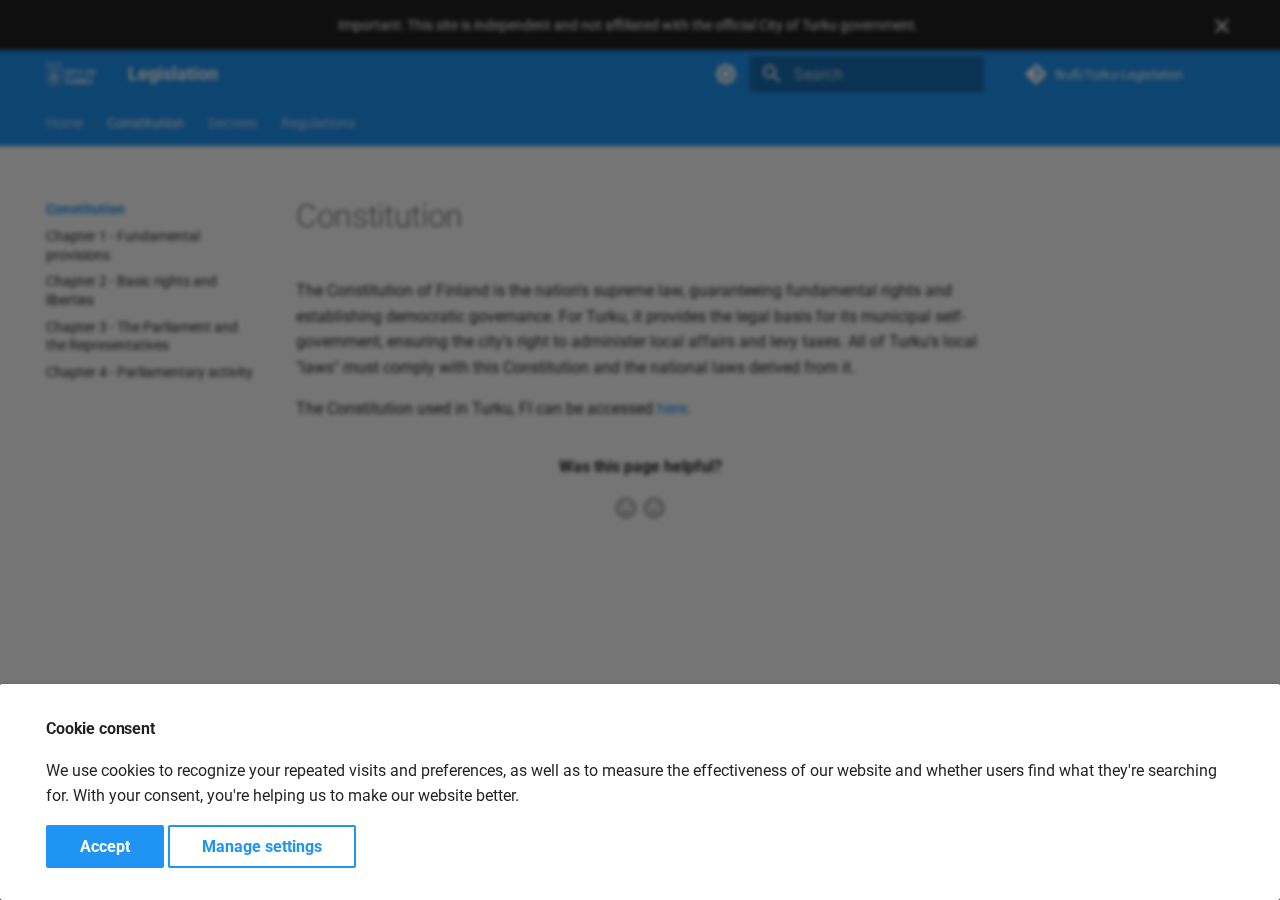
<file: constitution/index.html>
<!doctype html>
<html lang="en" class="no-js">
  <head>
    
      <meta charset="utf-8">
      <meta name="viewport" content="width=device-width,initial-scale=1">
      
      
      
        <link rel="canonical" href="https://tkufi.github.io/Turku-Legislation/constitution/">
      
      
        <link rel="prev" href="..">
      
      
        <link rel="next" href="Chapter%201/">
      
      
      <link rel="icon" href="../assets/images/favicon.png">
      <meta name="generator" content="mkdocs-1.6.1, mkdocs-material-9.6.14">
    
    
      
        <title>Constitution - Legislation</title>
      
    
    
      <link rel="stylesheet" href="../assets/stylesheets/main.342714a4.min.css">
      
        
        <link rel="stylesheet" href="../assets/stylesheets/palette.06af60db.min.css">
      
      


    
    
      
    
    
      
        
        
        <link rel="preconnect" href="https://fonts.gstatic.com" crossorigin>
        <link rel="stylesheet" href="https://fonts.googleapis.com/css?family=Roboto:300,300i,400,400i,700,700i%7CRoboto+Mono:400,400i,700,700i&display=fallback">
        <style>:root{--md-text-font:"Roboto";--md-code-font:"Roboto Mono"}</style>
      
    
    
    <script>__md_scope=new URL("..",location),__md_hash=e=>[...e].reduce(((e,_)=>(e<<5)-e+_.charCodeAt(0)),0),__md_get=(e,_=localStorage,t=__md_scope)=>JSON.parse(_.getItem(t.pathname+"."+e)),__md_set=(e,_,t=localStorage,a=__md_scope)=>{try{t.setItem(a.pathname+"."+e,JSON.stringify(_))}catch(e){}}</script>
    
      
  


  
  

<script id="__analytics">function __md_analytics(){function e(){dataLayer.push(arguments)}window.dataLayer=window.dataLayer||[],e("js",new Date),e("config","G-4ZS7RFTTKW"),document.addEventListener("DOMContentLoaded",(function(){document.forms.search&&document.forms.search.query.addEventListener("blur",(function(){this.value&&e("event","search",{search_term:this.value})}));document$.subscribe((function(){var t=document.forms.feedback;if(void 0!==t)for(var a of t.querySelectorAll("[type=submit]"))a.addEventListener("click",(function(a){a.preventDefault();var n=document.location.pathname,d=this.getAttribute("data-md-value");e("event","feedback",{page:n,data:d}),t.firstElementChild.disabled=!0;var r=t.querySelector(".md-feedback__note [data-md-value='"+d+"']");r&&(r.hidden=!1)})),t.hidden=!1})),location$.subscribe((function(t){e("config","G-4ZS7RFTTKW",{page_path:t.pathname})}))}));var t=document.createElement("script");t.async=!0,t.src="https://www.googletagmanager.com/gtag/js?id=G-4ZS7RFTTKW",document.getElementById("__analytics").insertAdjacentElement("afterEnd",t)}</script>
  
    <script>if("undefined"!=typeof __md_analytics){var consent=__md_get("__consent");consent&&consent.analytics&&__md_analytics()}</script>
  

    
    
    
  </head>
  
  
    
    
      
    
    
    
    
    <body dir="ltr" data-md-color-scheme="slate" data-md-color-primary="black" data-md-color-accent="blue">
  
    
    <input class="md-toggle" data-md-toggle="drawer" type="checkbox" id="__drawer" autocomplete="off">
    <input class="md-toggle" data-md-toggle="search" type="checkbox" id="__search" autocomplete="off">
    <label class="md-overlay" for="__drawer"></label>
    <div data-md-component="skip">
      
        
        <a href="#constitution" class="md-skip">
          Skip to content
        </a>
      
    </div>
    <div data-md-component="announce">
      
        <aside class="md-banner">
          <div class="md-banner__inner md-grid md-typeset">
            
              <button class="md-banner__button md-icon" aria-label="Don't show this again">
                
                <svg xmlns="http://www.w3.org/2000/svg" viewBox="0 0 24 24"><path d="M19 6.41 17.59 5 12 10.59 6.41 5 5 6.41 10.59 12 5 17.59 6.41 19 12 13.41 17.59 19 19 17.59 13.41 12z"/></svg>
              </button>
            
            
<p style="text-align: center;">Important: This site is independent and not affiliated with the official City of Turku
    government.</p>

          </div>
          
            <script>var el=document.querySelector("[data-md-component=announce]");if(el){var content=el.querySelector(".md-typeset");__md_hash(content.innerHTML)===__md_get("__announce")&&(el.hidden=!0)}</script>
          
        </aside>
      
    </div>
    
    
      

<header class="md-header" data-md-component="header">
  <nav class="md-header__inner md-grid" aria-label="Header">
    <a href=".." title="Legislation" class="md-header__button md-logo" aria-label="Legislation" data-md-component="logo">
      
  <img src="../assets/logo.png" alt="logo">

    </a>
    <label class="md-header__button md-icon" for="__drawer">
      
      <svg xmlns="http://www.w3.org/2000/svg" viewBox="0 0 24 24"><path d="M3 6h18v2H3zm0 5h18v2H3zm0 5h18v2H3z"/></svg>
    </label>
    <div class="md-header__title" data-md-component="header-title">
      <div class="md-header__ellipsis">
        <div class="md-header__topic">
          <span class="md-ellipsis">
            Legislation
          </span>
        </div>
        <div class="md-header__topic" data-md-component="header-topic">
          <span class="md-ellipsis">
            
              Constitution
            
          </span>
        </div>
      </div>
    </div>
    
      
        <form class="md-header__option" data-md-component="palette">
  
    
    
    
    <input class="md-option" data-md-color-media="(prefers-color-scheme: dark)" data-md-color-scheme="slate" data-md-color-primary="black" data-md-color-accent="blue"  aria-label="Switch to system preference"  type="radio" name="__palette" id="__palette_0">
    
      <label class="md-header__button md-icon" title="Switch to system preference" for="__palette_1" hidden>
        <svg xmlns="http://www.w3.org/2000/svg" viewBox="0 0 24 24"><path d="M12 18c-.89 0-1.74-.2-2.5-.55C11.56 16.5 13 14.42 13 12s-1.44-4.5-3.5-5.45C10.26 6.2 11.11 6 12 6a6 6 0 0 1 6 6 6 6 0 0 1-6 6m8-9.31V4h-4.69L12 .69 8.69 4H4v4.69L.69 12 4 15.31V20h4.69L12 23.31 15.31 20H20v-4.69L23.31 12z"/></svg>
      </label>
    
  
    
    
    
    <input class="md-option" data-md-color-media="(prefers-color-scheme: light)" data-md-color-scheme="default" data-md-color-primary="blue" data-md-color-accent="blue"  aria-label="Switch to dark mode"  type="radio" name="__palette" id="__palette_1">
    
      <label class="md-header__button md-icon" title="Switch to dark mode" for="__palette_0" hidden>
        <svg xmlns="http://www.w3.org/2000/svg" viewBox="0 0 24 24"><path d="M12 8a4 4 0 0 0-4 4 4 4 0 0 0 4 4 4 4 0 0 0 4-4 4 4 0 0 0-4-4m0 10a6 6 0 0 1-6-6 6 6 0 0 1 6-6 6 6 0 0 1 6 6 6 6 0 0 1-6 6m8-9.31V4h-4.69L12 .69 8.69 4H4v4.69L.69 12 4 15.31V20h4.69L12 23.31 15.31 20H20v-4.69L23.31 12z"/></svg>
      </label>
    
  
</form>
      
    
    
      <script>var palette=__md_get("__palette");if(palette&&palette.color){if("(prefers-color-scheme)"===palette.color.media){var media=matchMedia("(prefers-color-scheme: light)"),input=document.querySelector(media.matches?"[data-md-color-media='(prefers-color-scheme: light)']":"[data-md-color-media='(prefers-color-scheme: dark)']");palette.color.media=input.getAttribute("data-md-color-media"),palette.color.scheme=input.getAttribute("data-md-color-scheme"),palette.color.primary=input.getAttribute("data-md-color-primary"),palette.color.accent=input.getAttribute("data-md-color-accent")}for(var[key,value]of Object.entries(palette.color))document.body.setAttribute("data-md-color-"+key,value)}</script>
    
    
    
      
      
        <label class="md-header__button md-icon" for="__search">
          
          <svg xmlns="http://www.w3.org/2000/svg" viewBox="0 0 24 24"><path d="M9.5 3A6.5 6.5 0 0 1 16 9.5c0 1.61-.59 3.09-1.56 4.23l.27.27h.79l5 5-1.5 1.5-5-5v-.79l-.27-.27A6.52 6.52 0 0 1 9.5 16 6.5 6.5 0 0 1 3 9.5 6.5 6.5 0 0 1 9.5 3m0 2C7 5 5 7 5 9.5S7 14 9.5 14 14 12 14 9.5 12 5 9.5 5"/></svg>
        </label>
        <div class="md-search" data-md-component="search" role="dialog">
  <label class="md-search__overlay" for="__search"></label>
  <div class="md-search__inner" role="search">
    <form class="md-search__form" name="search">
      <input type="text" class="md-search__input" name="query" aria-label="Search" placeholder="Search" autocapitalize="off" autocorrect="off" autocomplete="off" spellcheck="false" data-md-component="search-query" required>
      <label class="md-search__icon md-icon" for="__search">
        
        <svg xmlns="http://www.w3.org/2000/svg" viewBox="0 0 24 24"><path d="M9.5 3A6.5 6.5 0 0 1 16 9.5c0 1.61-.59 3.09-1.56 4.23l.27.27h.79l5 5-1.5 1.5-5-5v-.79l-.27-.27A6.52 6.52 0 0 1 9.5 16 6.5 6.5 0 0 1 3 9.5 6.5 6.5 0 0 1 9.5 3m0 2C7 5 5 7 5 9.5S7 14 9.5 14 14 12 14 9.5 12 5 9.5 5"/></svg>
        
        <svg xmlns="http://www.w3.org/2000/svg" viewBox="0 0 24 24"><path d="M20 11v2H8l5.5 5.5-1.42 1.42L4.16 12l7.92-7.92L13.5 5.5 8 11z"/></svg>
      </label>
      <nav class="md-search__options" aria-label="Search">
        
        <button type="reset" class="md-search__icon md-icon" title="Clear" aria-label="Clear" tabindex="-1">
          
          <svg xmlns="http://www.w3.org/2000/svg" viewBox="0 0 24 24"><path d="M19 6.41 17.59 5 12 10.59 6.41 5 5 6.41 10.59 12 5 17.59 6.41 19 12 13.41 17.59 19 19 17.59 13.41 12z"/></svg>
        </button>
      </nav>
      
    </form>
    <div class="md-search__output">
      <div class="md-search__scrollwrap" tabindex="0" data-md-scrollfix>
        <div class="md-search-result" data-md-component="search-result">
          <div class="md-search-result__meta">
            Initializing search
          </div>
          <ol class="md-search-result__list" role="presentation"></ol>
        </div>
      </div>
    </div>
  </div>
</div>
      
    
    
      <div class="md-header__source">
        <a href="https://github.com/tkufi/Turku-Legislation" title="Go to repository" class="md-source" data-md-component="source">
  <div class="md-source__icon md-icon">
    
    <svg xmlns="http://www.w3.org/2000/svg" viewBox="0 0 448 512"><!--! Font Awesome Free 6.7.2 by @fontawesome - https://fontawesome.com License - https://fontawesome.com/license/free (Icons: CC BY 4.0, Fonts: SIL OFL 1.1, Code: MIT License) Copyright 2024 Fonticons, Inc.--><path d="M439.55 236.05 244 40.45a28.87 28.87 0 0 0-40.81 0l-40.66 40.63 51.52 51.52c27.06-9.14 52.68 16.77 43.39 43.68l49.66 49.66c34.23-11.8 61.18 31 35.47 56.69-26.49 26.49-70.21-2.87-56-37.34L240.22 199v121.85c25.3 12.54 22.26 41.85 9.08 55a34.34 34.34 0 0 1-48.55 0c-17.57-17.6-11.07-46.91 11.25-56v-123c-20.8-8.51-24.6-30.74-18.64-45L142.57 101 8.45 235.14a28.86 28.86 0 0 0 0 40.81l195.61 195.6a28.86 28.86 0 0 0 40.8 0l194.69-194.69a28.86 28.86 0 0 0 0-40.81"/></svg>
  </div>
  <div class="md-source__repository">
    tkufi/Turku-Legislation
  </div>
</a>
      </div>
    
  </nav>
  
</header>
    
    <div class="md-container" data-md-component="container">
      
      
        
          
            
<nav class="md-tabs" aria-label="Tabs" data-md-component="tabs">
  <div class="md-grid">
    <ul class="md-tabs__list">
      
        
  
  
  
  
    <li class="md-tabs__item">
      <a href=".." class="md-tabs__link">
        
  
  
    
  
  Home

      </a>
    </li>
  

      
        
  
  
  
    
  
  
    
    
      <li class="md-tabs__item md-tabs__item--active">
        <a href="./" class="md-tabs__link">
          
  
  
    
  
  Constitution

        </a>
      </li>
    
  

      
        
  
  
  
  
    
    
      <li class="md-tabs__item">
        <a href="../decrees/" class="md-tabs__link">
          
  
  
    
  
  Decrees

        </a>
      </li>
    
  

      
        
  
  
  
  
    
    
      <li class="md-tabs__item">
        <a href="../regulations/" class="md-tabs__link">
          
  
  
    
  
  Regulations

        </a>
      </li>
    
  

      
    </ul>
  </div>
</nav>
          
        
      
      <main class="md-main" data-md-component="main">
        <div class="md-main__inner md-grid">
          
            
              
              <div class="md-sidebar md-sidebar--primary" data-md-component="sidebar" data-md-type="navigation" >
                <div class="md-sidebar__scrollwrap">
                  <div class="md-sidebar__inner">
                    


  


<nav class="md-nav md-nav--primary md-nav--lifted" aria-label="Navigation" data-md-level="0">
  <label class="md-nav__title" for="__drawer">
    <a href=".." title="Legislation" class="md-nav__button md-logo" aria-label="Legislation" data-md-component="logo">
      
  <img src="../assets/logo.png" alt="logo">

    </a>
    Legislation
  </label>
  
    <div class="md-nav__source">
      <a href="https://github.com/tkufi/Turku-Legislation" title="Go to repository" class="md-source" data-md-component="source">
  <div class="md-source__icon md-icon">
    
    <svg xmlns="http://www.w3.org/2000/svg" viewBox="0 0 448 512"><!--! Font Awesome Free 6.7.2 by @fontawesome - https://fontawesome.com License - https://fontawesome.com/license/free (Icons: CC BY 4.0, Fonts: SIL OFL 1.1, Code: MIT License) Copyright 2024 Fonticons, Inc.--><path d="M439.55 236.05 244 40.45a28.87 28.87 0 0 0-40.81 0l-40.66 40.63 51.52 51.52c27.06-9.14 52.68 16.77 43.39 43.68l49.66 49.66c34.23-11.8 61.18 31 35.47 56.69-26.49 26.49-70.21-2.87-56-37.34L240.22 199v121.85c25.3 12.54 22.26 41.85 9.08 55a34.34 34.34 0 0 1-48.55 0c-17.57-17.6-11.07-46.91 11.25-56v-123c-20.8-8.51-24.6-30.74-18.64-45L142.57 101 8.45 235.14a28.86 28.86 0 0 0 0 40.81l195.61 195.6a28.86 28.86 0 0 0 40.8 0l194.69-194.69a28.86 28.86 0 0 0 0-40.81"/></svg>
  </div>
  <div class="md-source__repository">
    tkufi/Turku-Legislation
  </div>
</a>
    </div>
  
  <ul class="md-nav__list" data-md-scrollfix>
    
      
      
  
  
  
  
    <li class="md-nav__item">
      <a href=".." class="md-nav__link">
        
  
  
  <span class="md-ellipsis">
    Home
    
  </span>
  

      </a>
    </li>
  

    
      
      
  
  
    
  
  
  
    
    
      
        
          
        
      
        
      
        
      
        
      
        
      
    
    
    
      
        
        
      
      
        
      
    
    
    <li class="md-nav__item md-nav__item--active md-nav__item--section md-nav__item--nested">
      
        
        
        <input class="md-nav__toggle md-toggle " type="checkbox" id="__nav_2" checked>
        
          
          <div class="md-nav__link md-nav__container">
            <a href="./" class="md-nav__link md-nav__link--active">
              
  
  
  <span class="md-ellipsis">
    Constitution
    
  </span>
  

            </a>
            
              
              <label class="md-nav__link md-nav__link--active" for="__nav_2" id="__nav_2_label" tabindex="">
                <span class="md-nav__icon md-icon"></span>
              </label>
            
          </div>
        
        <nav class="md-nav" data-md-level="1" aria-labelledby="__nav_2_label" aria-expanded="true">
          <label class="md-nav__title" for="__nav_2">
            <span class="md-nav__icon md-icon"></span>
            Constitution
          </label>
          <ul class="md-nav__list" data-md-scrollfix>
            
              
            
              
                
  
  
  
  
    <li class="md-nav__item">
      <a href="Chapter%201/" class="md-nav__link">
        
  
  
  <span class="md-ellipsis">
    Chapter 1 - Fundamental provisions
    
  </span>
  

      </a>
    </li>
  

              
            
              
                
  
  
  
  
    <li class="md-nav__item">
      <a href="Chapter%202/" class="md-nav__link">
        
  
  
  <span class="md-ellipsis">
    Chapter 2 - Basic rights and liberties
    
  </span>
  

      </a>
    </li>
  

              
            
              
                
  
  
  
  
    <li class="md-nav__item">
      <a href="Chapter%203/" class="md-nav__link">
        
  
  
  <span class="md-ellipsis">
    Chapter 3 - The Parliament and the Representatives
    
  </span>
  

      </a>
    </li>
  

              
            
              
                
  
  
  
  
    <li class="md-nav__item">
      <a href="Chapter%204/" class="md-nav__link">
        
  
  
  <span class="md-ellipsis">
    Chapter 4 - Parliamentary activity
    
  </span>
  

      </a>
    </li>
  

              
            
          </ul>
        </nav>
      
    </li>
  

    
      
      
  
  
  
  
    
    
      
        
          
        
      
    
    
    
      
      
        
      
    
    
    <li class="md-nav__item md-nav__item--nested">
      
        
        
        <input class="md-nav__toggle md-toggle " type="checkbox" id="__nav_3" >
        
          
          <div class="md-nav__link md-nav__container">
            <a href="../decrees/" class="md-nav__link ">
              
  
  
  <span class="md-ellipsis">
    Decrees
    
  </span>
  

            </a>
            
          </div>
        
        <nav class="md-nav" data-md-level="1" aria-labelledby="__nav_3_label" aria-expanded="false">
          <label class="md-nav__title" for="__nav_3">
            <span class="md-nav__icon md-icon"></span>
            Decrees
          </label>
          <ul class="md-nav__list" data-md-scrollfix>
            
              
            
          </ul>
        </nav>
      
    </li>
  

    
      
      
  
  
  
  
    
    
      
        
          
        
      
        
      
        
      
    
    
    
      
      
        
      
    
    
    <li class="md-nav__item md-nav__item--nested">
      
        
        
        <input class="md-nav__toggle md-toggle " type="checkbox" id="__nav_4" >
        
          
          <div class="md-nav__link md-nav__container">
            <a href="../regulations/" class="md-nav__link ">
              
  
  
  <span class="md-ellipsis">
    Regulations
    
  </span>
  

            </a>
            
              
              <label class="md-nav__link " for="__nav_4" id="__nav_4_label" tabindex="0">
                <span class="md-nav__icon md-icon"></span>
              </label>
            
          </div>
        
        <nav class="md-nav" data-md-level="1" aria-labelledby="__nav_4_label" aria-expanded="false">
          <label class="md-nav__title" for="__nav_4">
            <span class="md-nav__icon md-icon"></span>
            Regulations
          </label>
          <ul class="md-nav__list" data-md-scrollfix>
            
              
            
              
                
  
  
  
  
    <li class="md-nav__item">
      <a href="../regulations/2025-05-21_DogControl/" class="md-nav__link">
        
  
  
  <span class="md-ellipsis">
    Turku City Regulation on Dog Control
    
  </span>
  

      </a>
    </li>
  

              
            
              
                
  
  
  
  
    <li class="md-nav__item">
      <a href="../regulations/2025-05-21_WasteManagement/" class="md-nav__link">
        
  
  
  <span class="md-ellipsis">
    Turku City Regulation on Municipal Waste Management
    
  </span>
  

      </a>
    </li>
  

              
            
          </ul>
        </nav>
      
    </li>
  

    
  </ul>
</nav>
                  </div>
                </div>
              </div>
            
            
              
              <div class="md-sidebar md-sidebar--secondary" data-md-component="sidebar" data-md-type="toc" >
                <div class="md-sidebar__scrollwrap">
                  <div class="md-sidebar__inner">
                    

<nav class="md-nav md-nav--secondary" aria-label="Table of contents">
  
  
  
    
  
  
</nav>
                  </div>
                </div>
              </div>
            
          
          
            <div class="md-content" data-md-component="content">
              <article class="md-content__inner md-typeset">
                
                  


  
  


<h1 id="constitution">Constitution<a class="headerlink" href="#constitution" title="Permanent link">¶</a></h1>
<p>The Constitution of Finland is the nation's supreme law, guaranteeing fundamental rights and establishing democratic governance. For Turku, it provides the legal basis for its municipal self-government, ensuring the city's right to administer local affairs and levy taxes. All of Turku's local "laws" must comply with this Constitution and the national laws derived from it.</p>
<p>The Constitution used in Turku, FI can be accessed <a href="https://github.com/tkufi/Turku-Legislation/tree/main/docs/constitution">here</a>.</p>









  



  <form class="md-feedback" name="feedback" hidden>
    <fieldset>
      <legend class="md-feedback__title">
        Was this page helpful?
      </legend>
      <div class="md-feedback__inner">
        <div class="md-feedback__list">
          
            <button class="md-feedback__icon md-icon" type="submit" title="This page was helpful" data-md-value="1">
              <svg xmlns="http://www.w3.org/2000/svg" viewBox="0 0 24 24"><path d="M20 12a8 8 0 0 0-8-8 8 8 0 0 0-8 8 8 8 0 0 0 8 8 8 8 0 0 0 8-8m2 0a10 10 0 0 1-10 10A10 10 0 0 1 2 12 10 10 0 0 1 12 2a10 10 0 0 1 10 10M10 9.5c0 .8-.7 1.5-1.5 1.5S7 10.3 7 9.5 7.7 8 8.5 8s1.5.7 1.5 1.5m7 0c0 .8-.7 1.5-1.5 1.5S14 10.3 14 9.5 14.7 8 15.5 8s1.5.7 1.5 1.5m-5 7.73c-1.75 0-3.29-.73-4.19-1.81L9.23 14c.45.72 1.52 1.23 2.77 1.23s2.32-.51 2.77-1.23l1.42 1.42c-.9 1.08-2.44 1.81-4.19 1.81"/></svg>
            </button>
          
            <button class="md-feedback__icon md-icon" type="submit" title="This page could be improved" data-md-value="0">
              <svg xmlns="http://www.w3.org/2000/svg" viewBox="0 0 24 24"><path d="M20 12a8 8 0 0 0-8-8 8 8 0 0 0-8 8 8 8 0 0 0 8 8 8 8 0 0 0 8-8m2 0a10 10 0 0 1-10 10A10 10 0 0 1 2 12 10 10 0 0 1 12 2a10 10 0 0 1 10 10m-6.5-4c.8 0 1.5.7 1.5 1.5s-.7 1.5-1.5 1.5-1.5-.7-1.5-1.5.7-1.5 1.5-1.5M10 9.5c0 .8-.7 1.5-1.5 1.5S7 10.3 7 9.5 7.7 8 8.5 8s1.5.7 1.5 1.5m2 4.5c1.75 0 3.29.72 4.19 1.81l-1.42 1.42C14.32 16.5 13.25 16 12 16s-2.32.5-2.77 1.23l-1.42-1.42C8.71 14.72 10.25 14 12 14"/></svg>
            </button>
          
        </div>
        <div class="md-feedback__note">
          
            <div data-md-value="1" hidden>
              
              
                
              
              
              
                
                
              
              Thanks for your feedback!
            </div>
          
            <div data-md-value="0" hidden>
              
              
                
              
              
              
                
                
              
              Womp womp.
            </div>
          
        </div>
      </div>
    </fieldset>
  </form>


                
              </article>
            </div>
          
          
<script>var target=document.getElementById(location.hash.slice(1));target&&target.name&&(target.checked=target.name.startsWith("__tabbed_"))</script>
        </div>
        
          <button type="button" class="md-top md-icon" data-md-component="top" hidden>
  
  <svg xmlns="http://www.w3.org/2000/svg" viewBox="0 0 24 24"><path d="M13 20h-2V8l-5.5 5.5-1.42-1.42L12 4.16l7.92 7.92-1.42 1.42L13 8z"/></svg>
  Back to top
</button>
        
      </main>
      
        <footer class="md-footer">
  
  <div class="md-footer-meta md-typeset">
    <div class="md-footer-meta__inner md-grid">
      <div class="md-copyright">
  
  
</div>
      
    </div>
  </div>
</footer>
      
    </div>
    <div class="md-dialog" data-md-component="dialog">
      <div class="md-dialog__inner md-typeset"></div>
    </div>
    
    
      <div class="md-consent" data-md-component="consent" id="__consent" hidden>
        <div class="md-consent__overlay"></div>
        <aside class="md-consent__inner">
          <form class="md-consent__form md-grid md-typeset" name="consent">
            


  


<h4>Cookie consent</h4>
<p>We use cookies to recognize your repeated visits and preferences, as well as to measure the effectiveness of our website and whether users find what they're searching for. With your consent, you're helping us to make our website better.</p>
<input class="md-toggle" type="checkbox" id="__settings" >
<div class="md-consent__settings">
  <ul class="task-list">
    
    
      
        
  
  
    
    
  
  <li class="task-list-item">
    <label class="task-list-control">
      <input type="checkbox" name="analytics" checked>
      <span class="task-list-indicator"></span>
      Google Analytics
    </label>
  </li>

      
    
    
      
        
  
  
    
    
  
  <li class="task-list-item">
    <label class="task-list-control">
      <input type="checkbox" name="github" checked>
      <span class="task-list-indicator"></span>
      GitHub
    </label>
  </li>

      
    
    
  </ul>
</div>
<div class="md-consent__controls">
  
    
      <button class="md-button md-button--primary">Accept</button>
    
    
    
  
    
    
    
      <label class="md-button" for="__settings">Manage settings</label>
    
  
</div>
          </form>
        </aside>
      </div>
      <script>var consent=__md_get("__consent");if(consent)for(var input of document.forms.consent.elements)input.name&&(input.checked=consent[input.name]||!1);else"file:"!==location.protocol&&setTimeout((function(){document.querySelector("[data-md-component=consent]").hidden=!1}),250);var form=document.forms.consent;for(var action of["submit","reset"])form.addEventListener(action,(function(e){if(e.preventDefault(),"reset"===e.type)for(var n of document.forms.consent.elements)n.name&&(n.checked=!1);__md_set("__consent",Object.fromEntries(Array.from(new FormData(form).keys()).map((function(e){return[e,!0]})))),location.hash="",location.reload()}))</script>
    
    
      
      <script id="__config" type="application/json">{"base": "..", "features": ["navigation.tabs", "navigation.sections", "navigation.path", "navigation.indexes", "navigation.top", "announce.dismiss"], "search": "../assets/javascripts/workers/search.d50fe291.min.js", "tags": {"failed": "failed", "passed": "passed", "pending": "pending"}, "translations": {"clipboard.copied": "Copied to clipboard", "clipboard.copy": "Copy to clipboard", "search.result.more.one": "1 more on this page", "search.result.more.other": "# more on this page", "search.result.none": "No matching documents", "search.result.one": "1 matching document", "search.result.other": "# matching documents", "search.result.placeholder": "Type to start searching", "search.result.term.missing": "Missing", "select.version": "Select version"}, "version": null}</script>
    
    
      <script src="../assets/javascripts/bundle.13a4f30d.min.js"></script>
      
        <script src="../javascripts/feedback.js"></script>
      
    
  </body>
</html>
</file>
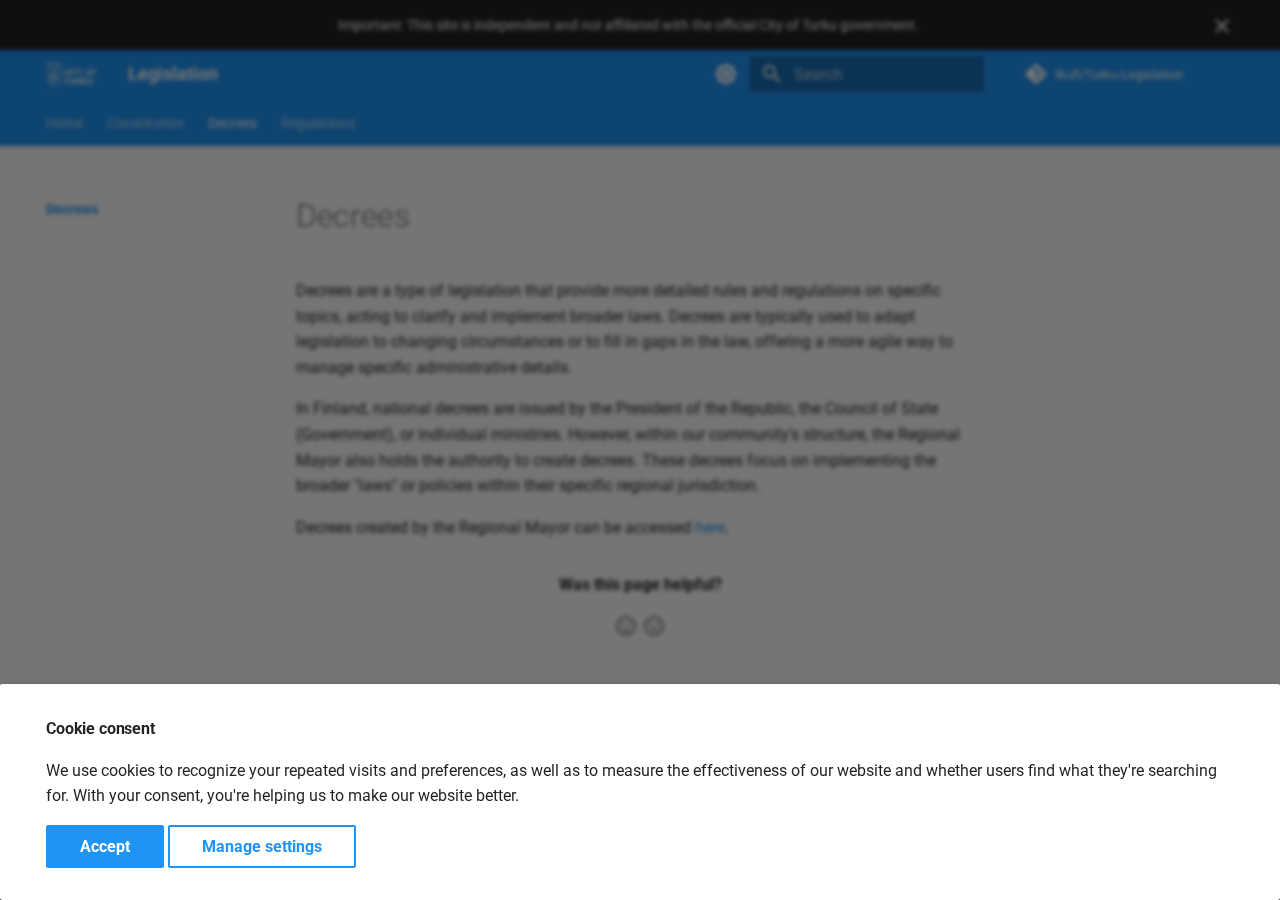
<file: decrees/index.html>
<!doctype html>
<html lang="en" class="no-js">
  <head>
    
      <meta charset="utf-8">
      <meta name="viewport" content="width=device-width,initial-scale=1">
      
      
      
        <link rel="canonical" href="https://tkufi.github.io/Turku-Legislation/decrees/">
      
      
        <link rel="prev" href="../constitution/Chapter%204/">
      
      
        <link rel="next" href="../regulations/">
      
      
      <link rel="icon" href="../assets/images/favicon.png">
      <meta name="generator" content="mkdocs-1.6.1, mkdocs-material-9.6.14">
    
    
      
        <title>Decrees - Legislation</title>
      
    
    
      <link rel="stylesheet" href="../assets/stylesheets/main.342714a4.min.css">
      
        
        <link rel="stylesheet" href="../assets/stylesheets/palette.06af60db.min.css">
      
      


    
    
      
    
    
      
        
        
        <link rel="preconnect" href="https://fonts.gstatic.com" crossorigin>
        <link rel="stylesheet" href="https://fonts.googleapis.com/css?family=Roboto:300,300i,400,400i,700,700i%7CRoboto+Mono:400,400i,700,700i&display=fallback">
        <style>:root{--md-text-font:"Roboto";--md-code-font:"Roboto Mono"}</style>
      
    
    
    <script>__md_scope=new URL("..",location),__md_hash=e=>[...e].reduce(((e,_)=>(e<<5)-e+_.charCodeAt(0)),0),__md_get=(e,_=localStorage,t=__md_scope)=>JSON.parse(_.getItem(t.pathname+"."+e)),__md_set=(e,_,t=localStorage,a=__md_scope)=>{try{t.setItem(a.pathname+"."+e,JSON.stringify(_))}catch(e){}}</script>
    
      
  


  
  

<script id="__analytics">function __md_analytics(){function e(){dataLayer.push(arguments)}window.dataLayer=window.dataLayer||[],e("js",new Date),e("config","G-4ZS7RFTTKW"),document.addEventListener("DOMContentLoaded",(function(){document.forms.search&&document.forms.search.query.addEventListener("blur",(function(){this.value&&e("event","search",{search_term:this.value})}));document$.subscribe((function(){var t=document.forms.feedback;if(void 0!==t)for(var a of t.querySelectorAll("[type=submit]"))a.addEventListener("click",(function(a){a.preventDefault();var n=document.location.pathname,d=this.getAttribute("data-md-value");e("event","feedback",{page:n,data:d}),t.firstElementChild.disabled=!0;var r=t.querySelector(".md-feedback__note [data-md-value='"+d+"']");r&&(r.hidden=!1)})),t.hidden=!1})),location$.subscribe((function(t){e("config","G-4ZS7RFTTKW",{page_path:t.pathname})}))}));var t=document.createElement("script");t.async=!0,t.src="https://www.googletagmanager.com/gtag/js?id=G-4ZS7RFTTKW",document.getElementById("__analytics").insertAdjacentElement("afterEnd",t)}</script>
  
    <script>if("undefined"!=typeof __md_analytics){var consent=__md_get("__consent");consent&&consent.analytics&&__md_analytics()}</script>
  

    
    
    
  </head>
  
  
    
    
      
    
    
    
    
    <body dir="ltr" data-md-color-scheme="slate" data-md-color-primary="black" data-md-color-accent="blue">
  
    
    <input class="md-toggle" data-md-toggle="drawer" type="checkbox" id="__drawer" autocomplete="off">
    <input class="md-toggle" data-md-toggle="search" type="checkbox" id="__search" autocomplete="off">
    <label class="md-overlay" for="__drawer"></label>
    <div data-md-component="skip">
      
        
        <a href="#decrees" class="md-skip">
          Skip to content
        </a>
      
    </div>
    <div data-md-component="announce">
      
        <aside class="md-banner">
          <div class="md-banner__inner md-grid md-typeset">
            
              <button class="md-banner__button md-icon" aria-label="Don't show this again">
                
                <svg xmlns="http://www.w3.org/2000/svg" viewBox="0 0 24 24"><path d="M19 6.41 17.59 5 12 10.59 6.41 5 5 6.41 10.59 12 5 17.59 6.41 19 12 13.41 17.59 19 19 17.59 13.41 12z"/></svg>
              </button>
            
            
<p style="text-align: center;">Important: This site is independent and not affiliated with the official City of Turku
    government.</p>

          </div>
          
            <script>var el=document.querySelector("[data-md-component=announce]");if(el){var content=el.querySelector(".md-typeset");__md_hash(content.innerHTML)===__md_get("__announce")&&(el.hidden=!0)}</script>
          
        </aside>
      
    </div>
    
    
      

<header class="md-header" data-md-component="header">
  <nav class="md-header__inner md-grid" aria-label="Header">
    <a href=".." title="Legislation" class="md-header__button md-logo" aria-label="Legislation" data-md-component="logo">
      
  <img src="../assets/logo.png" alt="logo">

    </a>
    <label class="md-header__button md-icon" for="__drawer">
      
      <svg xmlns="http://www.w3.org/2000/svg" viewBox="0 0 24 24"><path d="M3 6h18v2H3zm0 5h18v2H3zm0 5h18v2H3z"/></svg>
    </label>
    <div class="md-header__title" data-md-component="header-title">
      <div class="md-header__ellipsis">
        <div class="md-header__topic">
          <span class="md-ellipsis">
            Legislation
          </span>
        </div>
        <div class="md-header__topic" data-md-component="header-topic">
          <span class="md-ellipsis">
            
              Decrees
            
          </span>
        </div>
      </div>
    </div>
    
      
        <form class="md-header__option" data-md-component="palette">
  
    
    
    
    <input class="md-option" data-md-color-media="(prefers-color-scheme: dark)" data-md-color-scheme="slate" data-md-color-primary="black" data-md-color-accent="blue"  aria-label="Switch to system preference"  type="radio" name="__palette" id="__palette_0">
    
      <label class="md-header__button md-icon" title="Switch to system preference" for="__palette_1" hidden>
        <svg xmlns="http://www.w3.org/2000/svg" viewBox="0 0 24 24"><path d="M12 18c-.89 0-1.74-.2-2.5-.55C11.56 16.5 13 14.42 13 12s-1.44-4.5-3.5-5.45C10.26 6.2 11.11 6 12 6a6 6 0 0 1 6 6 6 6 0 0 1-6 6m8-9.31V4h-4.69L12 .69 8.69 4H4v4.69L.69 12 4 15.31V20h4.69L12 23.31 15.31 20H20v-4.69L23.31 12z"/></svg>
      </label>
    
  
    
    
    
    <input class="md-option" data-md-color-media="(prefers-color-scheme: light)" data-md-color-scheme="default" data-md-color-primary="blue" data-md-color-accent="blue"  aria-label="Switch to dark mode"  type="radio" name="__palette" id="__palette_1">
    
      <label class="md-header__button md-icon" title="Switch to dark mode" for="__palette_0" hidden>
        <svg xmlns="http://www.w3.org/2000/svg" viewBox="0 0 24 24"><path d="M12 8a4 4 0 0 0-4 4 4 4 0 0 0 4 4 4 4 0 0 0 4-4 4 4 0 0 0-4-4m0 10a6 6 0 0 1-6-6 6 6 0 0 1 6-6 6 6 0 0 1 6 6 6 6 0 0 1-6 6m8-9.31V4h-4.69L12 .69 8.69 4H4v4.69L.69 12 4 15.31V20h4.69L12 23.31 15.31 20H20v-4.69L23.31 12z"/></svg>
      </label>
    
  
</form>
      
    
    
      <script>var palette=__md_get("__palette");if(palette&&palette.color){if("(prefers-color-scheme)"===palette.color.media){var media=matchMedia("(prefers-color-scheme: light)"),input=document.querySelector(media.matches?"[data-md-color-media='(prefers-color-scheme: light)']":"[data-md-color-media='(prefers-color-scheme: dark)']");palette.color.media=input.getAttribute("data-md-color-media"),palette.color.scheme=input.getAttribute("data-md-color-scheme"),palette.color.primary=input.getAttribute("data-md-color-primary"),palette.color.accent=input.getAttribute("data-md-color-accent")}for(var[key,value]of Object.entries(palette.color))document.body.setAttribute("data-md-color-"+key,value)}</script>
    
    
    
      
      
        <label class="md-header__button md-icon" for="__search">
          
          <svg xmlns="http://www.w3.org/2000/svg" viewBox="0 0 24 24"><path d="M9.5 3A6.5 6.5 0 0 1 16 9.5c0 1.61-.59 3.09-1.56 4.23l.27.27h.79l5 5-1.5 1.5-5-5v-.79l-.27-.27A6.52 6.52 0 0 1 9.5 16 6.5 6.5 0 0 1 3 9.5 6.5 6.5 0 0 1 9.5 3m0 2C7 5 5 7 5 9.5S7 14 9.5 14 14 12 14 9.5 12 5 9.5 5"/></svg>
        </label>
        <div class="md-search" data-md-component="search" role="dialog">
  <label class="md-search__overlay" for="__search"></label>
  <div class="md-search__inner" role="search">
    <form class="md-search__form" name="search">
      <input type="text" class="md-search__input" name="query" aria-label="Search" placeholder="Search" autocapitalize="off" autocorrect="off" autocomplete="off" spellcheck="false" data-md-component="search-query" required>
      <label class="md-search__icon md-icon" for="__search">
        
        <svg xmlns="http://www.w3.org/2000/svg" viewBox="0 0 24 24"><path d="M9.5 3A6.5 6.5 0 0 1 16 9.5c0 1.61-.59 3.09-1.56 4.23l.27.27h.79l5 5-1.5 1.5-5-5v-.79l-.27-.27A6.52 6.52 0 0 1 9.5 16 6.5 6.5 0 0 1 3 9.5 6.5 6.5 0 0 1 9.5 3m0 2C7 5 5 7 5 9.5S7 14 9.5 14 14 12 14 9.5 12 5 9.5 5"/></svg>
        
        <svg xmlns="http://www.w3.org/2000/svg" viewBox="0 0 24 24"><path d="M20 11v2H8l5.5 5.5-1.42 1.42L4.16 12l7.92-7.92L13.5 5.5 8 11z"/></svg>
      </label>
      <nav class="md-search__options" aria-label="Search">
        
        <button type="reset" class="md-search__icon md-icon" title="Clear" aria-label="Clear" tabindex="-1">
          
          <svg xmlns="http://www.w3.org/2000/svg" viewBox="0 0 24 24"><path d="M19 6.41 17.59 5 12 10.59 6.41 5 5 6.41 10.59 12 5 17.59 6.41 19 12 13.41 17.59 19 19 17.59 13.41 12z"/></svg>
        </button>
      </nav>
      
    </form>
    <div class="md-search__output">
      <div class="md-search__scrollwrap" tabindex="0" data-md-scrollfix>
        <div class="md-search-result" data-md-component="search-result">
          <div class="md-search-result__meta">
            Initializing search
          </div>
          <ol class="md-search-result__list" role="presentation"></ol>
        </div>
      </div>
    </div>
  </div>
</div>
      
    
    
      <div class="md-header__source">
        <a href="https://github.com/tkufi/Turku-Legislation" title="Go to repository" class="md-source" data-md-component="source">
  <div class="md-source__icon md-icon">
    
    <svg xmlns="http://www.w3.org/2000/svg" viewBox="0 0 448 512"><!--! Font Awesome Free 6.7.2 by @fontawesome - https://fontawesome.com License - https://fontawesome.com/license/free (Icons: CC BY 4.0, Fonts: SIL OFL 1.1, Code: MIT License) Copyright 2024 Fonticons, Inc.--><path d="M439.55 236.05 244 40.45a28.87 28.87 0 0 0-40.81 0l-40.66 40.63 51.52 51.52c27.06-9.14 52.68 16.77 43.39 43.68l49.66 49.66c34.23-11.8 61.18 31 35.47 56.69-26.49 26.49-70.21-2.87-56-37.34L240.22 199v121.85c25.3 12.54 22.26 41.85 9.08 55a34.34 34.34 0 0 1-48.55 0c-17.57-17.6-11.07-46.91 11.25-56v-123c-20.8-8.51-24.6-30.74-18.64-45L142.57 101 8.45 235.14a28.86 28.86 0 0 0 0 40.81l195.61 195.6a28.86 28.86 0 0 0 40.8 0l194.69-194.69a28.86 28.86 0 0 0 0-40.81"/></svg>
  </div>
  <div class="md-source__repository">
    tkufi/Turku-Legislation
  </div>
</a>
      </div>
    
  </nav>
  
</header>
    
    <div class="md-container" data-md-component="container">
      
      
        
          
            
<nav class="md-tabs" aria-label="Tabs" data-md-component="tabs">
  <div class="md-grid">
    <ul class="md-tabs__list">
      
        
  
  
  
  
    <li class="md-tabs__item">
      <a href=".." class="md-tabs__link">
        
  
  
    
  
  Home

      </a>
    </li>
  

      
        
  
  
  
  
    
    
      <li class="md-tabs__item">
        <a href="../constitution/" class="md-tabs__link">
          
  
  
    
  
  Constitution

        </a>
      </li>
    
  

      
        
  
  
  
    
  
  
    
    
      <li class="md-tabs__item md-tabs__item--active">
        <a href="./" class="md-tabs__link">
          
  
  
    
  
  Decrees

        </a>
      </li>
    
  

      
        
  
  
  
  
    
    
      <li class="md-tabs__item">
        <a href="../regulations/" class="md-tabs__link">
          
  
  
    
  
  Regulations

        </a>
      </li>
    
  

      
    </ul>
  </div>
</nav>
          
        
      
      <main class="md-main" data-md-component="main">
        <div class="md-main__inner md-grid">
          
            
              
              <div class="md-sidebar md-sidebar--primary" data-md-component="sidebar" data-md-type="navigation" >
                <div class="md-sidebar__scrollwrap">
                  <div class="md-sidebar__inner">
                    


  


<nav class="md-nav md-nav--primary md-nav--lifted" aria-label="Navigation" data-md-level="0">
  <label class="md-nav__title" for="__drawer">
    <a href=".." title="Legislation" class="md-nav__button md-logo" aria-label="Legislation" data-md-component="logo">
      
  <img src="../assets/logo.png" alt="logo">

    </a>
    Legislation
  </label>
  
    <div class="md-nav__source">
      <a href="https://github.com/tkufi/Turku-Legislation" title="Go to repository" class="md-source" data-md-component="source">
  <div class="md-source__icon md-icon">
    
    <svg xmlns="http://www.w3.org/2000/svg" viewBox="0 0 448 512"><!--! Font Awesome Free 6.7.2 by @fontawesome - https://fontawesome.com License - https://fontawesome.com/license/free (Icons: CC BY 4.0, Fonts: SIL OFL 1.1, Code: MIT License) Copyright 2024 Fonticons, Inc.--><path d="M439.55 236.05 244 40.45a28.87 28.87 0 0 0-40.81 0l-40.66 40.63 51.52 51.52c27.06-9.14 52.68 16.77 43.39 43.68l49.66 49.66c34.23-11.8 61.18 31 35.47 56.69-26.49 26.49-70.21-2.87-56-37.34L240.22 199v121.85c25.3 12.54 22.26 41.85 9.08 55a34.34 34.34 0 0 1-48.55 0c-17.57-17.6-11.07-46.91 11.25-56v-123c-20.8-8.51-24.6-30.74-18.64-45L142.57 101 8.45 235.14a28.86 28.86 0 0 0 0 40.81l195.61 195.6a28.86 28.86 0 0 0 40.8 0l194.69-194.69a28.86 28.86 0 0 0 0-40.81"/></svg>
  </div>
  <div class="md-source__repository">
    tkufi/Turku-Legislation
  </div>
</a>
    </div>
  
  <ul class="md-nav__list" data-md-scrollfix>
    
      
      
  
  
  
  
    <li class="md-nav__item">
      <a href=".." class="md-nav__link">
        
  
  
  <span class="md-ellipsis">
    Home
    
  </span>
  

      </a>
    </li>
  

    
      
      
  
  
  
  
    
    
      
        
          
        
      
        
      
        
      
        
      
        
      
    
    
    
      
      
        
      
    
    
    <li class="md-nav__item md-nav__item--nested">
      
        
        
        <input class="md-nav__toggle md-toggle " type="checkbox" id="__nav_2" >
        
          
          <div class="md-nav__link md-nav__container">
            <a href="../constitution/" class="md-nav__link ">
              
  
  
  <span class="md-ellipsis">
    Constitution
    
  </span>
  

            </a>
            
              
              <label class="md-nav__link " for="__nav_2" id="__nav_2_label" tabindex="0">
                <span class="md-nav__icon md-icon"></span>
              </label>
            
          </div>
        
        <nav class="md-nav" data-md-level="1" aria-labelledby="__nav_2_label" aria-expanded="false">
          <label class="md-nav__title" for="__nav_2">
            <span class="md-nav__icon md-icon"></span>
            Constitution
          </label>
          <ul class="md-nav__list" data-md-scrollfix>
            
              
            
              
                
  
  
  
  
    <li class="md-nav__item">
      <a href="../constitution/Chapter%201/" class="md-nav__link">
        
  
  
  <span class="md-ellipsis">
    Chapter 1 - Fundamental provisions
    
  </span>
  

      </a>
    </li>
  

              
            
              
                
  
  
  
  
    <li class="md-nav__item">
      <a href="../constitution/Chapter%202/" class="md-nav__link">
        
  
  
  <span class="md-ellipsis">
    Chapter 2 - Basic rights and liberties
    
  </span>
  

      </a>
    </li>
  

              
            
              
                
  
  
  
  
    <li class="md-nav__item">
      <a href="../constitution/Chapter%203/" class="md-nav__link">
        
  
  
  <span class="md-ellipsis">
    Chapter 3 - The Parliament and the Representatives
    
  </span>
  

      </a>
    </li>
  

              
            
              
                
  
  
  
  
    <li class="md-nav__item">
      <a href="../constitution/Chapter%204/" class="md-nav__link">
        
  
  
  <span class="md-ellipsis">
    Chapter 4 - Parliamentary activity
    
  </span>
  

      </a>
    </li>
  

              
            
          </ul>
        </nav>
      
    </li>
  

    
      
      
  
  
    
  
  
  
    
    
      
        
          
        
      
    
    
    
      
        
        
      
      
        
      
    
    
    <li class="md-nav__item md-nav__item--active md-nav__item--section md-nav__item--nested">
      
        
        
        <input class="md-nav__toggle md-toggle " type="checkbox" id="__nav_3" checked>
        
          
          <div class="md-nav__link md-nav__container">
            <a href="./" class="md-nav__link md-nav__link--active">
              
  
  
  <span class="md-ellipsis">
    Decrees
    
  </span>
  

            </a>
            
          </div>
        
        <nav class="md-nav" data-md-level="1" aria-labelledby="__nav_3_label" aria-expanded="true">
          <label class="md-nav__title" for="__nav_3">
            <span class="md-nav__icon md-icon"></span>
            Decrees
          </label>
          <ul class="md-nav__list" data-md-scrollfix>
            
              
            
          </ul>
        </nav>
      
    </li>
  

    
      
      
  
  
  
  
    
    
      
        
          
        
      
        
      
        
      
    
    
    
      
      
        
      
    
    
    <li class="md-nav__item md-nav__item--nested">
      
        
        
        <input class="md-nav__toggle md-toggle " type="checkbox" id="__nav_4" >
        
          
          <div class="md-nav__link md-nav__container">
            <a href="../regulations/" class="md-nav__link ">
              
  
  
  <span class="md-ellipsis">
    Regulations
    
  </span>
  

            </a>
            
              
              <label class="md-nav__link " for="__nav_4" id="__nav_4_label" tabindex="0">
                <span class="md-nav__icon md-icon"></span>
              </label>
            
          </div>
        
        <nav class="md-nav" data-md-level="1" aria-labelledby="__nav_4_label" aria-expanded="false">
          <label class="md-nav__title" for="__nav_4">
            <span class="md-nav__icon md-icon"></span>
            Regulations
          </label>
          <ul class="md-nav__list" data-md-scrollfix>
            
              
            
              
                
  
  
  
  
    <li class="md-nav__item">
      <a href="../regulations/2025-05-21_DogControl/" class="md-nav__link">
        
  
  
  <span class="md-ellipsis">
    Turku City Regulation on Dog Control
    
  </span>
  

      </a>
    </li>
  

              
            
              
                
  
  
  
  
    <li class="md-nav__item">
      <a href="../regulations/2025-05-21_WasteManagement/" class="md-nav__link">
        
  
  
  <span class="md-ellipsis">
    Turku City Regulation on Municipal Waste Management
    
  </span>
  

      </a>
    </li>
  

              
            
          </ul>
        </nav>
      
    </li>
  

    
  </ul>
</nav>
                  </div>
                </div>
              </div>
            
            
              
              <div class="md-sidebar md-sidebar--secondary" data-md-component="sidebar" data-md-type="toc" >
                <div class="md-sidebar__scrollwrap">
                  <div class="md-sidebar__inner">
                    

<nav class="md-nav md-nav--secondary" aria-label="Table of contents">
  
  
  
    
  
  
</nav>
                  </div>
                </div>
              </div>
            
          
          
            <div class="md-content" data-md-component="content">
              <article class="md-content__inner md-typeset">
                
                  


  
  


<h1 id="decrees">Decrees<a class="headerlink" href="#decrees" title="Permanent link">¶</a></h1>
<p>Decrees are a type of legislation that provide more detailed rules and regulations on specific topics, acting to clarify and implement broader laws. Decrees are typically used to adapt legislation to changing circumstances or to fill in gaps in the law, offering a more agile way to manage specific administrative details.</p>
<p>In Finland, national decrees are issued by the President of the Republic, the Council of State (Government), or individual ministries. However, within our community's structure, the Regional Mayor also holds the authority to create decrees. These decrees focus on implementing the broader "laws" or policies within their specific regional jurisdiction.</p>
<p>Decrees created by the Regional Mayor can be accessed <a href="https://github.com/tkufi/Turku-Legislation/tree/main/docs/decrees">here</a>.</p>









  



  <form class="md-feedback" name="feedback" hidden>
    <fieldset>
      <legend class="md-feedback__title">
        Was this page helpful?
      </legend>
      <div class="md-feedback__inner">
        <div class="md-feedback__list">
          
            <button class="md-feedback__icon md-icon" type="submit" title="This page was helpful" data-md-value="1">
              <svg xmlns="http://www.w3.org/2000/svg" viewBox="0 0 24 24"><path d="M20 12a8 8 0 0 0-8-8 8 8 0 0 0-8 8 8 8 0 0 0 8 8 8 8 0 0 0 8-8m2 0a10 10 0 0 1-10 10A10 10 0 0 1 2 12 10 10 0 0 1 12 2a10 10 0 0 1 10 10M10 9.5c0 .8-.7 1.5-1.5 1.5S7 10.3 7 9.5 7.7 8 8.5 8s1.5.7 1.5 1.5m7 0c0 .8-.7 1.5-1.5 1.5S14 10.3 14 9.5 14.7 8 15.5 8s1.5.7 1.5 1.5m-5 7.73c-1.75 0-3.29-.73-4.19-1.81L9.23 14c.45.72 1.52 1.23 2.77 1.23s2.32-.51 2.77-1.23l1.42 1.42c-.9 1.08-2.44 1.81-4.19 1.81"/></svg>
            </button>
          
            <button class="md-feedback__icon md-icon" type="submit" title="This page could be improved" data-md-value="0">
              <svg xmlns="http://www.w3.org/2000/svg" viewBox="0 0 24 24"><path d="M20 12a8 8 0 0 0-8-8 8 8 0 0 0-8 8 8 8 0 0 0 8 8 8 8 0 0 0 8-8m2 0a10 10 0 0 1-10 10A10 10 0 0 1 2 12 10 10 0 0 1 12 2a10 10 0 0 1 10 10m-6.5-4c.8 0 1.5.7 1.5 1.5s-.7 1.5-1.5 1.5-1.5-.7-1.5-1.5.7-1.5 1.5-1.5M10 9.5c0 .8-.7 1.5-1.5 1.5S7 10.3 7 9.5 7.7 8 8.5 8s1.5.7 1.5 1.5m2 4.5c1.75 0 3.29.72 4.19 1.81l-1.42 1.42C14.32 16.5 13.25 16 12 16s-2.32.5-2.77 1.23l-1.42-1.42C8.71 14.72 10.25 14 12 14"/></svg>
            </button>
          
        </div>
        <div class="md-feedback__note">
          
            <div data-md-value="1" hidden>
              
              
                
              
              
              
                
                
              
              Thanks for your feedback!
            </div>
          
            <div data-md-value="0" hidden>
              
              
                
              
              
              
                
                
              
              Womp womp.
            </div>
          
        </div>
      </div>
    </fieldset>
  </form>


                
              </article>
            </div>
          
          
<script>var target=document.getElementById(location.hash.slice(1));target&&target.name&&(target.checked=target.name.startsWith("__tabbed_"))</script>
        </div>
        
          <button type="button" class="md-top md-icon" data-md-component="top" hidden>
  
  <svg xmlns="http://www.w3.org/2000/svg" viewBox="0 0 24 24"><path d="M13 20h-2V8l-5.5 5.5-1.42-1.42L12 4.16l7.92 7.92-1.42 1.42L13 8z"/></svg>
  Back to top
</button>
        
      </main>
      
        <footer class="md-footer">
  
  <div class="md-footer-meta md-typeset">
    <div class="md-footer-meta__inner md-grid">
      <div class="md-copyright">
  
  
</div>
      
    </div>
  </div>
</footer>
      
    </div>
    <div class="md-dialog" data-md-component="dialog">
      <div class="md-dialog__inner md-typeset"></div>
    </div>
    
    
      <div class="md-consent" data-md-component="consent" id="__consent" hidden>
        <div class="md-consent__overlay"></div>
        <aside class="md-consent__inner">
          <form class="md-consent__form md-grid md-typeset" name="consent">
            


  


<h4>Cookie consent</h4>
<p>We use cookies to recognize your repeated visits and preferences, as well as to measure the effectiveness of our website and whether users find what they're searching for. With your consent, you're helping us to make our website better.</p>
<input class="md-toggle" type="checkbox" id="__settings" >
<div class="md-consent__settings">
  <ul class="task-list">
    
    
      
        
  
  
    
    
  
  <li class="task-list-item">
    <label class="task-list-control">
      <input type="checkbox" name="analytics" checked>
      <span class="task-list-indicator"></span>
      Google Analytics
    </label>
  </li>

      
    
    
      
        
  
  
    
    
  
  <li class="task-list-item">
    <label class="task-list-control">
      <input type="checkbox" name="github" checked>
      <span class="task-list-indicator"></span>
      GitHub
    </label>
  </li>

      
    
    
  </ul>
</div>
<div class="md-consent__controls">
  
    
      <button class="md-button md-button--primary">Accept</button>
    
    
    
  
    
    
    
      <label class="md-button" for="__settings">Manage settings</label>
    
  
</div>
          </form>
        </aside>
      </div>
      <script>var consent=__md_get("__consent");if(consent)for(var input of document.forms.consent.elements)input.name&&(input.checked=consent[input.name]||!1);else"file:"!==location.protocol&&setTimeout((function(){document.querySelector("[data-md-component=consent]").hidden=!1}),250);var form=document.forms.consent;for(var action of["submit","reset"])form.addEventListener(action,(function(e){if(e.preventDefault(),"reset"===e.type)for(var n of document.forms.consent.elements)n.name&&(n.checked=!1);__md_set("__consent",Object.fromEntries(Array.from(new FormData(form).keys()).map((function(e){return[e,!0]})))),location.hash="",location.reload()}))</script>
    
    
      
      <script id="__config" type="application/json">{"base": "..", "features": ["navigation.tabs", "navigation.sections", "navigation.path", "navigation.indexes", "navigation.top", "announce.dismiss"], "search": "../assets/javascripts/workers/search.d50fe291.min.js", "tags": {"failed": "failed", "passed": "passed", "pending": "pending"}, "translations": {"clipboard.copied": "Copied to clipboard", "clipboard.copy": "Copy to clipboard", "search.result.more.one": "1 more on this page", "search.result.more.other": "# more on this page", "search.result.none": "No matching documents", "search.result.one": "1 matching document", "search.result.other": "# matching documents", "search.result.placeholder": "Type to start searching", "search.result.term.missing": "Missing", "select.version": "Select version"}, "version": null}</script>
    
    
      <script src="../assets/javascripts/bundle.13a4f30d.min.js"></script>
      
        <script src="../javascripts/feedback.js"></script>
      
    
  </body>
</html>
</file>
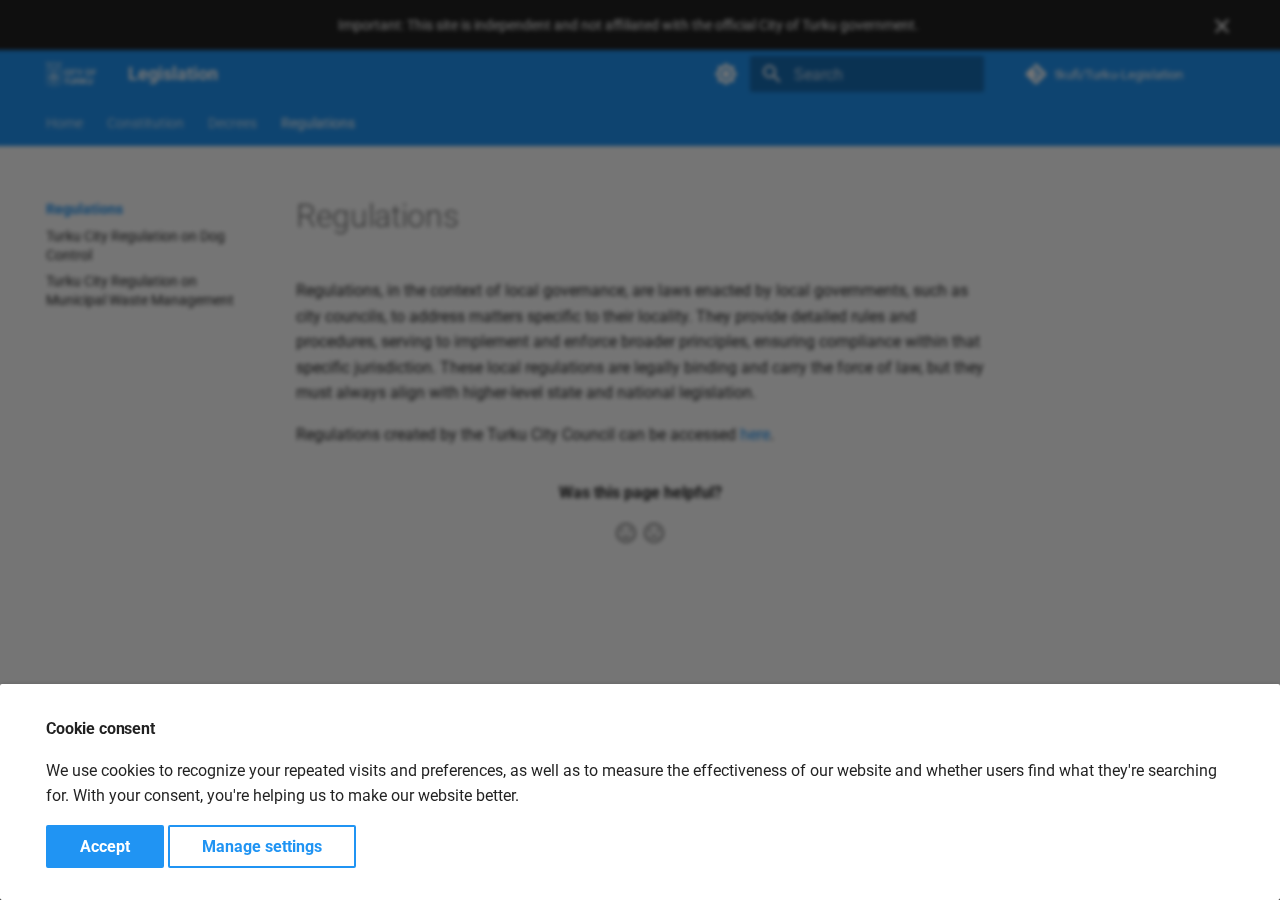
<file: regulations/index.html>
<!doctype html>
<html lang="en" class="no-js">
  <head>
    
      <meta charset="utf-8">
      <meta name="viewport" content="width=device-width,initial-scale=1">
      
      
      
        <link rel="canonical" href="https://tkufi.github.io/Turku-Legislation/regulations/">
      
      
        <link rel="prev" href="../decrees/">
      
      
        <link rel="next" href="2025-05-21_DogControl/">
      
      
      <link rel="icon" href="../assets/images/favicon.png">
      <meta name="generator" content="mkdocs-1.6.1, mkdocs-material-9.6.14">
    
    
      
        <title>Regulations - Legislation</title>
      
    
    
      <link rel="stylesheet" href="../assets/stylesheets/main.342714a4.min.css">
      
        
        <link rel="stylesheet" href="../assets/stylesheets/palette.06af60db.min.css">
      
      


    
    
      
    
    
      
        
        
        <link rel="preconnect" href="https://fonts.gstatic.com" crossorigin>
        <link rel="stylesheet" href="https://fonts.googleapis.com/css?family=Roboto:300,300i,400,400i,700,700i%7CRoboto+Mono:400,400i,700,700i&display=fallback">
        <style>:root{--md-text-font:"Roboto";--md-code-font:"Roboto Mono"}</style>
      
    
    
    <script>__md_scope=new URL("..",location),__md_hash=e=>[...e].reduce(((e,_)=>(e<<5)-e+_.charCodeAt(0)),0),__md_get=(e,_=localStorage,t=__md_scope)=>JSON.parse(_.getItem(t.pathname+"."+e)),__md_set=(e,_,t=localStorage,a=__md_scope)=>{try{t.setItem(a.pathname+"."+e,JSON.stringify(_))}catch(e){}}</script>
    
      
  


  
  

<script id="__analytics">function __md_analytics(){function e(){dataLayer.push(arguments)}window.dataLayer=window.dataLayer||[],e("js",new Date),e("config","G-4ZS7RFTTKW"),document.addEventListener("DOMContentLoaded",(function(){document.forms.search&&document.forms.search.query.addEventListener("blur",(function(){this.value&&e("event","search",{search_term:this.value})}));document$.subscribe((function(){var t=document.forms.feedback;if(void 0!==t)for(var a of t.querySelectorAll("[type=submit]"))a.addEventListener("click",(function(a){a.preventDefault();var n=document.location.pathname,d=this.getAttribute("data-md-value");e("event","feedback",{page:n,data:d}),t.firstElementChild.disabled=!0;var r=t.querySelector(".md-feedback__note [data-md-value='"+d+"']");r&&(r.hidden=!1)})),t.hidden=!1})),location$.subscribe((function(t){e("config","G-4ZS7RFTTKW",{page_path:t.pathname})}))}));var t=document.createElement("script");t.async=!0,t.src="https://www.googletagmanager.com/gtag/js?id=G-4ZS7RFTTKW",document.getElementById("__analytics").insertAdjacentElement("afterEnd",t)}</script>
  
    <script>if("undefined"!=typeof __md_analytics){var consent=__md_get("__consent");consent&&consent.analytics&&__md_analytics()}</script>
  

    
    
    
  </head>
  
  
    
    
      
    
    
    
    
    <body dir="ltr" data-md-color-scheme="slate" data-md-color-primary="black" data-md-color-accent="blue">
  
    
    <input class="md-toggle" data-md-toggle="drawer" type="checkbox" id="__drawer" autocomplete="off">
    <input class="md-toggle" data-md-toggle="search" type="checkbox" id="__search" autocomplete="off">
    <label class="md-overlay" for="__drawer"></label>
    <div data-md-component="skip">
      
        
        <a href="#regulations" class="md-skip">
          Skip to content
        </a>
      
    </div>
    <div data-md-component="announce">
      
        <aside class="md-banner">
          <div class="md-banner__inner md-grid md-typeset">
            
              <button class="md-banner__button md-icon" aria-label="Don't show this again">
                
                <svg xmlns="http://www.w3.org/2000/svg" viewBox="0 0 24 24"><path d="M19 6.41 17.59 5 12 10.59 6.41 5 5 6.41 10.59 12 5 17.59 6.41 19 12 13.41 17.59 19 19 17.59 13.41 12z"/></svg>
              </button>
            
            
<p style="text-align: center;">Important: This site is independent and not affiliated with the official City of Turku
    government.</p>

          </div>
          
            <script>var el=document.querySelector("[data-md-component=announce]");if(el){var content=el.querySelector(".md-typeset");__md_hash(content.innerHTML)===__md_get("__announce")&&(el.hidden=!0)}</script>
          
        </aside>
      
    </div>
    
    
      

<header class="md-header" data-md-component="header">
  <nav class="md-header__inner md-grid" aria-label="Header">
    <a href=".." title="Legislation" class="md-header__button md-logo" aria-label="Legislation" data-md-component="logo">
      
  <img src="../assets/logo.png" alt="logo">

    </a>
    <label class="md-header__button md-icon" for="__drawer">
      
      <svg xmlns="http://www.w3.org/2000/svg" viewBox="0 0 24 24"><path d="M3 6h18v2H3zm0 5h18v2H3zm0 5h18v2H3z"/></svg>
    </label>
    <div class="md-header__title" data-md-component="header-title">
      <div class="md-header__ellipsis">
        <div class="md-header__topic">
          <span class="md-ellipsis">
            Legislation
          </span>
        </div>
        <div class="md-header__topic" data-md-component="header-topic">
          <span class="md-ellipsis">
            
              Regulations
            
          </span>
        </div>
      </div>
    </div>
    
      
        <form class="md-header__option" data-md-component="palette">
  
    
    
    
    <input class="md-option" data-md-color-media="(prefers-color-scheme: dark)" data-md-color-scheme="slate" data-md-color-primary="black" data-md-color-accent="blue"  aria-label="Switch to system preference"  type="radio" name="__palette" id="__palette_0">
    
      <label class="md-header__button md-icon" title="Switch to system preference" for="__palette_1" hidden>
        <svg xmlns="http://www.w3.org/2000/svg" viewBox="0 0 24 24"><path d="M12 18c-.89 0-1.74-.2-2.5-.55C11.56 16.5 13 14.42 13 12s-1.44-4.5-3.5-5.45C10.26 6.2 11.11 6 12 6a6 6 0 0 1 6 6 6 6 0 0 1-6 6m8-9.31V4h-4.69L12 .69 8.69 4H4v4.69L.69 12 4 15.31V20h4.69L12 23.31 15.31 20H20v-4.69L23.31 12z"/></svg>
      </label>
    
  
    
    
    
    <input class="md-option" data-md-color-media="(prefers-color-scheme: light)" data-md-color-scheme="default" data-md-color-primary="blue" data-md-color-accent="blue"  aria-label="Switch to dark mode"  type="radio" name="__palette" id="__palette_1">
    
      <label class="md-header__button md-icon" title="Switch to dark mode" for="__palette_0" hidden>
        <svg xmlns="http://www.w3.org/2000/svg" viewBox="0 0 24 24"><path d="M12 8a4 4 0 0 0-4 4 4 4 0 0 0 4 4 4 4 0 0 0 4-4 4 4 0 0 0-4-4m0 10a6 6 0 0 1-6-6 6 6 0 0 1 6-6 6 6 0 0 1 6 6 6 6 0 0 1-6 6m8-9.31V4h-4.69L12 .69 8.69 4H4v4.69L.69 12 4 15.31V20h4.69L12 23.31 15.31 20H20v-4.69L23.31 12z"/></svg>
      </label>
    
  
</form>
      
    
    
      <script>var palette=__md_get("__palette");if(palette&&palette.color){if("(prefers-color-scheme)"===palette.color.media){var media=matchMedia("(prefers-color-scheme: light)"),input=document.querySelector(media.matches?"[data-md-color-media='(prefers-color-scheme: light)']":"[data-md-color-media='(prefers-color-scheme: dark)']");palette.color.media=input.getAttribute("data-md-color-media"),palette.color.scheme=input.getAttribute("data-md-color-scheme"),palette.color.primary=input.getAttribute("data-md-color-primary"),palette.color.accent=input.getAttribute("data-md-color-accent")}for(var[key,value]of Object.entries(palette.color))document.body.setAttribute("data-md-color-"+key,value)}</script>
    
    
    
      
      
        <label class="md-header__button md-icon" for="__search">
          
          <svg xmlns="http://www.w3.org/2000/svg" viewBox="0 0 24 24"><path d="M9.5 3A6.5 6.5 0 0 1 16 9.5c0 1.61-.59 3.09-1.56 4.23l.27.27h.79l5 5-1.5 1.5-5-5v-.79l-.27-.27A6.52 6.52 0 0 1 9.5 16 6.5 6.5 0 0 1 3 9.5 6.5 6.5 0 0 1 9.5 3m0 2C7 5 5 7 5 9.5S7 14 9.5 14 14 12 14 9.5 12 5 9.5 5"/></svg>
        </label>
        <div class="md-search" data-md-component="search" role="dialog">
  <label class="md-search__overlay" for="__search"></label>
  <div class="md-search__inner" role="search">
    <form class="md-search__form" name="search">
      <input type="text" class="md-search__input" name="query" aria-label="Search" placeholder="Search" autocapitalize="off" autocorrect="off" autocomplete="off" spellcheck="false" data-md-component="search-query" required>
      <label class="md-search__icon md-icon" for="__search">
        
        <svg xmlns="http://www.w3.org/2000/svg" viewBox="0 0 24 24"><path d="M9.5 3A6.5 6.5 0 0 1 16 9.5c0 1.61-.59 3.09-1.56 4.23l.27.27h.79l5 5-1.5 1.5-5-5v-.79l-.27-.27A6.52 6.52 0 0 1 9.5 16 6.5 6.5 0 0 1 3 9.5 6.5 6.5 0 0 1 9.5 3m0 2C7 5 5 7 5 9.5S7 14 9.5 14 14 12 14 9.5 12 5 9.5 5"/></svg>
        
        <svg xmlns="http://www.w3.org/2000/svg" viewBox="0 0 24 24"><path d="M20 11v2H8l5.5 5.5-1.42 1.42L4.16 12l7.92-7.92L13.5 5.5 8 11z"/></svg>
      </label>
      <nav class="md-search__options" aria-label="Search">
        
        <button type="reset" class="md-search__icon md-icon" title="Clear" aria-label="Clear" tabindex="-1">
          
          <svg xmlns="http://www.w3.org/2000/svg" viewBox="0 0 24 24"><path d="M19 6.41 17.59 5 12 10.59 6.41 5 5 6.41 10.59 12 5 17.59 6.41 19 12 13.41 17.59 19 19 17.59 13.41 12z"/></svg>
        </button>
      </nav>
      
    </form>
    <div class="md-search__output">
      <div class="md-search__scrollwrap" tabindex="0" data-md-scrollfix>
        <div class="md-search-result" data-md-component="search-result">
          <div class="md-search-result__meta">
            Initializing search
          </div>
          <ol class="md-search-result__list" role="presentation"></ol>
        </div>
      </div>
    </div>
  </div>
</div>
      
    
    
      <div class="md-header__source">
        <a href="https://github.com/tkufi/Turku-Legislation" title="Go to repository" class="md-source" data-md-component="source">
  <div class="md-source__icon md-icon">
    
    <svg xmlns="http://www.w3.org/2000/svg" viewBox="0 0 448 512"><!--! Font Awesome Free 6.7.2 by @fontawesome - https://fontawesome.com License - https://fontawesome.com/license/free (Icons: CC BY 4.0, Fonts: SIL OFL 1.1, Code: MIT License) Copyright 2024 Fonticons, Inc.--><path d="M439.55 236.05 244 40.45a28.87 28.87 0 0 0-40.81 0l-40.66 40.63 51.52 51.52c27.06-9.14 52.68 16.77 43.39 43.68l49.66 49.66c34.23-11.8 61.18 31 35.47 56.69-26.49 26.49-70.21-2.87-56-37.34L240.22 199v121.85c25.3 12.54 22.26 41.85 9.08 55a34.34 34.34 0 0 1-48.55 0c-17.57-17.6-11.07-46.91 11.25-56v-123c-20.8-8.51-24.6-30.74-18.64-45L142.57 101 8.45 235.14a28.86 28.86 0 0 0 0 40.81l195.61 195.6a28.86 28.86 0 0 0 40.8 0l194.69-194.69a28.86 28.86 0 0 0 0-40.81"/></svg>
  </div>
  <div class="md-source__repository">
    tkufi/Turku-Legislation
  </div>
</a>
      </div>
    
  </nav>
  
</header>
    
    <div class="md-container" data-md-component="container">
      
      
        
          
            
<nav class="md-tabs" aria-label="Tabs" data-md-component="tabs">
  <div class="md-grid">
    <ul class="md-tabs__list">
      
        
  
  
  
  
    <li class="md-tabs__item">
      <a href=".." class="md-tabs__link">
        
  
  
    
  
  Home

      </a>
    </li>
  

      
        
  
  
  
  
    
    
      <li class="md-tabs__item">
        <a href="../constitution/" class="md-tabs__link">
          
  
  
    
  
  Constitution

        </a>
      </li>
    
  

      
        
  
  
  
  
    
    
      <li class="md-tabs__item">
        <a href="../decrees/" class="md-tabs__link">
          
  
  
    
  
  Decrees

        </a>
      </li>
    
  

      
        
  
  
  
    
  
  
    
    
      <li class="md-tabs__item md-tabs__item--active">
        <a href="./" class="md-tabs__link">
          
  
  
    
  
  Regulations

        </a>
      </li>
    
  

      
    </ul>
  </div>
</nav>
          
        
      
      <main class="md-main" data-md-component="main">
        <div class="md-main__inner md-grid">
          
            
              
              <div class="md-sidebar md-sidebar--primary" data-md-component="sidebar" data-md-type="navigation" >
                <div class="md-sidebar__scrollwrap">
                  <div class="md-sidebar__inner">
                    


  


<nav class="md-nav md-nav--primary md-nav--lifted" aria-label="Navigation" data-md-level="0">
  <label class="md-nav__title" for="__drawer">
    <a href=".." title="Legislation" class="md-nav__button md-logo" aria-label="Legislation" data-md-component="logo">
      
  <img src="../assets/logo.png" alt="logo">

    </a>
    Legislation
  </label>
  
    <div class="md-nav__source">
      <a href="https://github.com/tkufi/Turku-Legislation" title="Go to repository" class="md-source" data-md-component="source">
  <div class="md-source__icon md-icon">
    
    <svg xmlns="http://www.w3.org/2000/svg" viewBox="0 0 448 512"><!--! Font Awesome Free 6.7.2 by @fontawesome - https://fontawesome.com License - https://fontawesome.com/license/free (Icons: CC BY 4.0, Fonts: SIL OFL 1.1, Code: MIT License) Copyright 2024 Fonticons, Inc.--><path d="M439.55 236.05 244 40.45a28.87 28.87 0 0 0-40.81 0l-40.66 40.63 51.52 51.52c27.06-9.14 52.68 16.77 43.39 43.68l49.66 49.66c34.23-11.8 61.18 31 35.47 56.69-26.49 26.49-70.21-2.87-56-37.34L240.22 199v121.85c25.3 12.54 22.26 41.85 9.08 55a34.34 34.34 0 0 1-48.55 0c-17.57-17.6-11.07-46.91 11.25-56v-123c-20.8-8.51-24.6-30.74-18.64-45L142.57 101 8.45 235.14a28.86 28.86 0 0 0 0 40.81l195.61 195.6a28.86 28.86 0 0 0 40.8 0l194.69-194.69a28.86 28.86 0 0 0 0-40.81"/></svg>
  </div>
  <div class="md-source__repository">
    tkufi/Turku-Legislation
  </div>
</a>
    </div>
  
  <ul class="md-nav__list" data-md-scrollfix>
    
      
      
  
  
  
  
    <li class="md-nav__item">
      <a href=".." class="md-nav__link">
        
  
  
  <span class="md-ellipsis">
    Home
    
  </span>
  

      </a>
    </li>
  

    
      
      
  
  
  
  
    
    
      
        
          
        
      
        
      
        
      
        
      
        
      
    
    
    
      
      
        
      
    
    
    <li class="md-nav__item md-nav__item--nested">
      
        
        
        <input class="md-nav__toggle md-toggle " type="checkbox" id="__nav_2" >
        
          
          <div class="md-nav__link md-nav__container">
            <a href="../constitution/" class="md-nav__link ">
              
  
  
  <span class="md-ellipsis">
    Constitution
    
  </span>
  

            </a>
            
              
              <label class="md-nav__link " for="__nav_2" id="__nav_2_label" tabindex="0">
                <span class="md-nav__icon md-icon"></span>
              </label>
            
          </div>
        
        <nav class="md-nav" data-md-level="1" aria-labelledby="__nav_2_label" aria-expanded="false">
          <label class="md-nav__title" for="__nav_2">
            <span class="md-nav__icon md-icon"></span>
            Constitution
          </label>
          <ul class="md-nav__list" data-md-scrollfix>
            
              
            
              
                
  
  
  
  
    <li class="md-nav__item">
      <a href="../constitution/Chapter%201/" class="md-nav__link">
        
  
  
  <span class="md-ellipsis">
    Chapter 1 - Fundamental provisions
    
  </span>
  

      </a>
    </li>
  

              
            
              
                
  
  
  
  
    <li class="md-nav__item">
      <a href="../constitution/Chapter%202/" class="md-nav__link">
        
  
  
  <span class="md-ellipsis">
    Chapter 2 - Basic rights and liberties
    
  </span>
  

      </a>
    </li>
  

              
            
              
                
  
  
  
  
    <li class="md-nav__item">
      <a href="../constitution/Chapter%203/" class="md-nav__link">
        
  
  
  <span class="md-ellipsis">
    Chapter 3 - The Parliament and the Representatives
    
  </span>
  

      </a>
    </li>
  

              
            
              
                
  
  
  
  
    <li class="md-nav__item">
      <a href="../constitution/Chapter%204/" class="md-nav__link">
        
  
  
  <span class="md-ellipsis">
    Chapter 4 - Parliamentary activity
    
  </span>
  

      </a>
    </li>
  

              
            
          </ul>
        </nav>
      
    </li>
  

    
      
      
  
  
  
  
    
    
      
        
          
        
      
    
    
    
      
      
        
      
    
    
    <li class="md-nav__item md-nav__item--nested">
      
        
        
        <input class="md-nav__toggle md-toggle " type="checkbox" id="__nav_3" >
        
          
          <div class="md-nav__link md-nav__container">
            <a href="../decrees/" class="md-nav__link ">
              
  
  
  <span class="md-ellipsis">
    Decrees
    
  </span>
  

            </a>
            
          </div>
        
        <nav class="md-nav" data-md-level="1" aria-labelledby="__nav_3_label" aria-expanded="false">
          <label class="md-nav__title" for="__nav_3">
            <span class="md-nav__icon md-icon"></span>
            Decrees
          </label>
          <ul class="md-nav__list" data-md-scrollfix>
            
              
            
          </ul>
        </nav>
      
    </li>
  

    
      
      
  
  
    
  
  
  
    
    
      
        
          
        
      
        
      
        
      
    
    
    
      
        
        
      
      
        
      
    
    
    <li class="md-nav__item md-nav__item--active md-nav__item--section md-nav__item--nested">
      
        
        
        <input class="md-nav__toggle md-toggle " type="checkbox" id="__nav_4" checked>
        
          
          <div class="md-nav__link md-nav__container">
            <a href="./" class="md-nav__link md-nav__link--active">
              
  
  
  <span class="md-ellipsis">
    Regulations
    
  </span>
  

            </a>
            
              
              <label class="md-nav__link md-nav__link--active" for="__nav_4" id="__nav_4_label" tabindex="">
                <span class="md-nav__icon md-icon"></span>
              </label>
            
          </div>
        
        <nav class="md-nav" data-md-level="1" aria-labelledby="__nav_4_label" aria-expanded="true">
          <label class="md-nav__title" for="__nav_4">
            <span class="md-nav__icon md-icon"></span>
            Regulations
          </label>
          <ul class="md-nav__list" data-md-scrollfix>
            
              
            
              
                
  
  
  
  
    <li class="md-nav__item">
      <a href="2025-05-21_DogControl/" class="md-nav__link">
        
  
  
  <span class="md-ellipsis">
    Turku City Regulation on Dog Control
    
  </span>
  

      </a>
    </li>
  

              
            
              
                
  
  
  
  
    <li class="md-nav__item">
      <a href="2025-05-21_WasteManagement/" class="md-nav__link">
        
  
  
  <span class="md-ellipsis">
    Turku City Regulation on Municipal Waste Management
    
  </span>
  

      </a>
    </li>
  

              
            
          </ul>
        </nav>
      
    </li>
  

    
  </ul>
</nav>
                  </div>
                </div>
              </div>
            
            
              
              <div class="md-sidebar md-sidebar--secondary" data-md-component="sidebar" data-md-type="toc" >
                <div class="md-sidebar__scrollwrap">
                  <div class="md-sidebar__inner">
                    

<nav class="md-nav md-nav--secondary" aria-label="Table of contents">
  
  
  
    
  
  
</nav>
                  </div>
                </div>
              </div>
            
          
          
            <div class="md-content" data-md-component="content">
              <article class="md-content__inner md-typeset">
                
                  


  
  


<h1 id="regulations">Regulations<a class="headerlink" href="#regulations" title="Permanent link">¶</a></h1>
<p>Regulations, in the context of local governance, are laws enacted by local governments, such as city councils, to address matters specific to their locality. They provide detailed rules and procedures, serving to implement and enforce broader principles, ensuring compliance within that specific jurisdiction. These local regulations are legally binding and carry the force of law, but they must always align with higher-level state and national legislation.</p>
<p>Regulations created by the Turku City Council can be accessed <a href="https://github.com/tkufi/Turku-Legislation/tree/main/docs/regulations">here</a>.</p>









  



  <form class="md-feedback" name="feedback" hidden>
    <fieldset>
      <legend class="md-feedback__title">
        Was this page helpful?
      </legend>
      <div class="md-feedback__inner">
        <div class="md-feedback__list">
          
            <button class="md-feedback__icon md-icon" type="submit" title="This page was helpful" data-md-value="1">
              <svg xmlns="http://www.w3.org/2000/svg" viewBox="0 0 24 24"><path d="M20 12a8 8 0 0 0-8-8 8 8 0 0 0-8 8 8 8 0 0 0 8 8 8 8 0 0 0 8-8m2 0a10 10 0 0 1-10 10A10 10 0 0 1 2 12 10 10 0 0 1 12 2a10 10 0 0 1 10 10M10 9.5c0 .8-.7 1.5-1.5 1.5S7 10.3 7 9.5 7.7 8 8.5 8s1.5.7 1.5 1.5m7 0c0 .8-.7 1.5-1.5 1.5S14 10.3 14 9.5 14.7 8 15.5 8s1.5.7 1.5 1.5m-5 7.73c-1.75 0-3.29-.73-4.19-1.81L9.23 14c.45.72 1.52 1.23 2.77 1.23s2.32-.51 2.77-1.23l1.42 1.42c-.9 1.08-2.44 1.81-4.19 1.81"/></svg>
            </button>
          
            <button class="md-feedback__icon md-icon" type="submit" title="This page could be improved" data-md-value="0">
              <svg xmlns="http://www.w3.org/2000/svg" viewBox="0 0 24 24"><path d="M20 12a8 8 0 0 0-8-8 8 8 0 0 0-8 8 8 8 0 0 0 8 8 8 8 0 0 0 8-8m2 0a10 10 0 0 1-10 10A10 10 0 0 1 2 12 10 10 0 0 1 12 2a10 10 0 0 1 10 10m-6.5-4c.8 0 1.5.7 1.5 1.5s-.7 1.5-1.5 1.5-1.5-.7-1.5-1.5.7-1.5 1.5-1.5M10 9.5c0 .8-.7 1.5-1.5 1.5S7 10.3 7 9.5 7.7 8 8.5 8s1.5.7 1.5 1.5m2 4.5c1.75 0 3.29.72 4.19 1.81l-1.42 1.42C14.32 16.5 13.25 16 12 16s-2.32.5-2.77 1.23l-1.42-1.42C8.71 14.72 10.25 14 12 14"/></svg>
            </button>
          
        </div>
        <div class="md-feedback__note">
          
            <div data-md-value="1" hidden>
              
              
                
              
              
              
                
                
              
              Thanks for your feedback!
            </div>
          
            <div data-md-value="0" hidden>
              
              
                
              
              
              
                
                
              
              Womp womp.
            </div>
          
        </div>
      </div>
    </fieldset>
  </form>


                
              </article>
            </div>
          
          
<script>var target=document.getElementById(location.hash.slice(1));target&&target.name&&(target.checked=target.name.startsWith("__tabbed_"))</script>
        </div>
        
          <button type="button" class="md-top md-icon" data-md-component="top" hidden>
  
  <svg xmlns="http://www.w3.org/2000/svg" viewBox="0 0 24 24"><path d="M13 20h-2V8l-5.5 5.5-1.42-1.42L12 4.16l7.92 7.92-1.42 1.42L13 8z"/></svg>
  Back to top
</button>
        
      </main>
      
        <footer class="md-footer">
  
  <div class="md-footer-meta md-typeset">
    <div class="md-footer-meta__inner md-grid">
      <div class="md-copyright">
  
  
</div>
      
    </div>
  </div>
</footer>
      
    </div>
    <div class="md-dialog" data-md-component="dialog">
      <div class="md-dialog__inner md-typeset"></div>
    </div>
    
    
      <div class="md-consent" data-md-component="consent" id="__consent" hidden>
        <div class="md-consent__overlay"></div>
        <aside class="md-consent__inner">
          <form class="md-consent__form md-grid md-typeset" name="consent">
            


  


<h4>Cookie consent</h4>
<p>We use cookies to recognize your repeated visits and preferences, as well as to measure the effectiveness of our website and whether users find what they're searching for. With your consent, you're helping us to make our website better.</p>
<input class="md-toggle" type="checkbox" id="__settings" >
<div class="md-consent__settings">
  <ul class="task-list">
    
    
      
        
  
  
    
    
  
  <li class="task-list-item">
    <label class="task-list-control">
      <input type="checkbox" name="analytics" checked>
      <span class="task-list-indicator"></span>
      Google Analytics
    </label>
  </li>

      
    
    
      
        
  
  
    
    
  
  <li class="task-list-item">
    <label class="task-list-control">
      <input type="checkbox" name="github" checked>
      <span class="task-list-indicator"></span>
      GitHub
    </label>
  </li>

      
    
    
  </ul>
</div>
<div class="md-consent__controls">
  
    
      <button class="md-button md-button--primary">Accept</button>
    
    
    
  
    
    
    
      <label class="md-button" for="__settings">Manage settings</label>
    
  
</div>
          </form>
        </aside>
      </div>
      <script>var consent=__md_get("__consent");if(consent)for(var input of document.forms.consent.elements)input.name&&(input.checked=consent[input.name]||!1);else"file:"!==location.protocol&&setTimeout((function(){document.querySelector("[data-md-component=consent]").hidden=!1}),250);var form=document.forms.consent;for(var action of["submit","reset"])form.addEventListener(action,(function(e){if(e.preventDefault(),"reset"===e.type)for(var n of document.forms.consent.elements)n.name&&(n.checked=!1);__md_set("__consent",Object.fromEntries(Array.from(new FormData(form).keys()).map((function(e){return[e,!0]})))),location.hash="",location.reload()}))</script>
    
    
      
      <script id="__config" type="application/json">{"base": "..", "features": ["navigation.tabs", "navigation.sections", "navigation.path", "navigation.indexes", "navigation.top", "announce.dismiss"], "search": "../assets/javascripts/workers/search.d50fe291.min.js", "tags": {"failed": "failed", "passed": "passed", "pending": "pending"}, "translations": {"clipboard.copied": "Copied to clipboard", "clipboard.copy": "Copy to clipboard", "search.result.more.one": "1 more on this page", "search.result.more.other": "# more on this page", "search.result.none": "No matching documents", "search.result.one": "1 matching document", "search.result.other": "# matching documents", "search.result.placeholder": "Type to start searching", "search.result.term.missing": "Missing", "select.version": "Select version"}, "version": null}</script>
    
    
      <script src="../assets/javascripts/bundle.13a4f30d.min.js"></script>
      
        <script src="../javascripts/feedback.js"></script>
      
    
  </body>
</html>
</file>
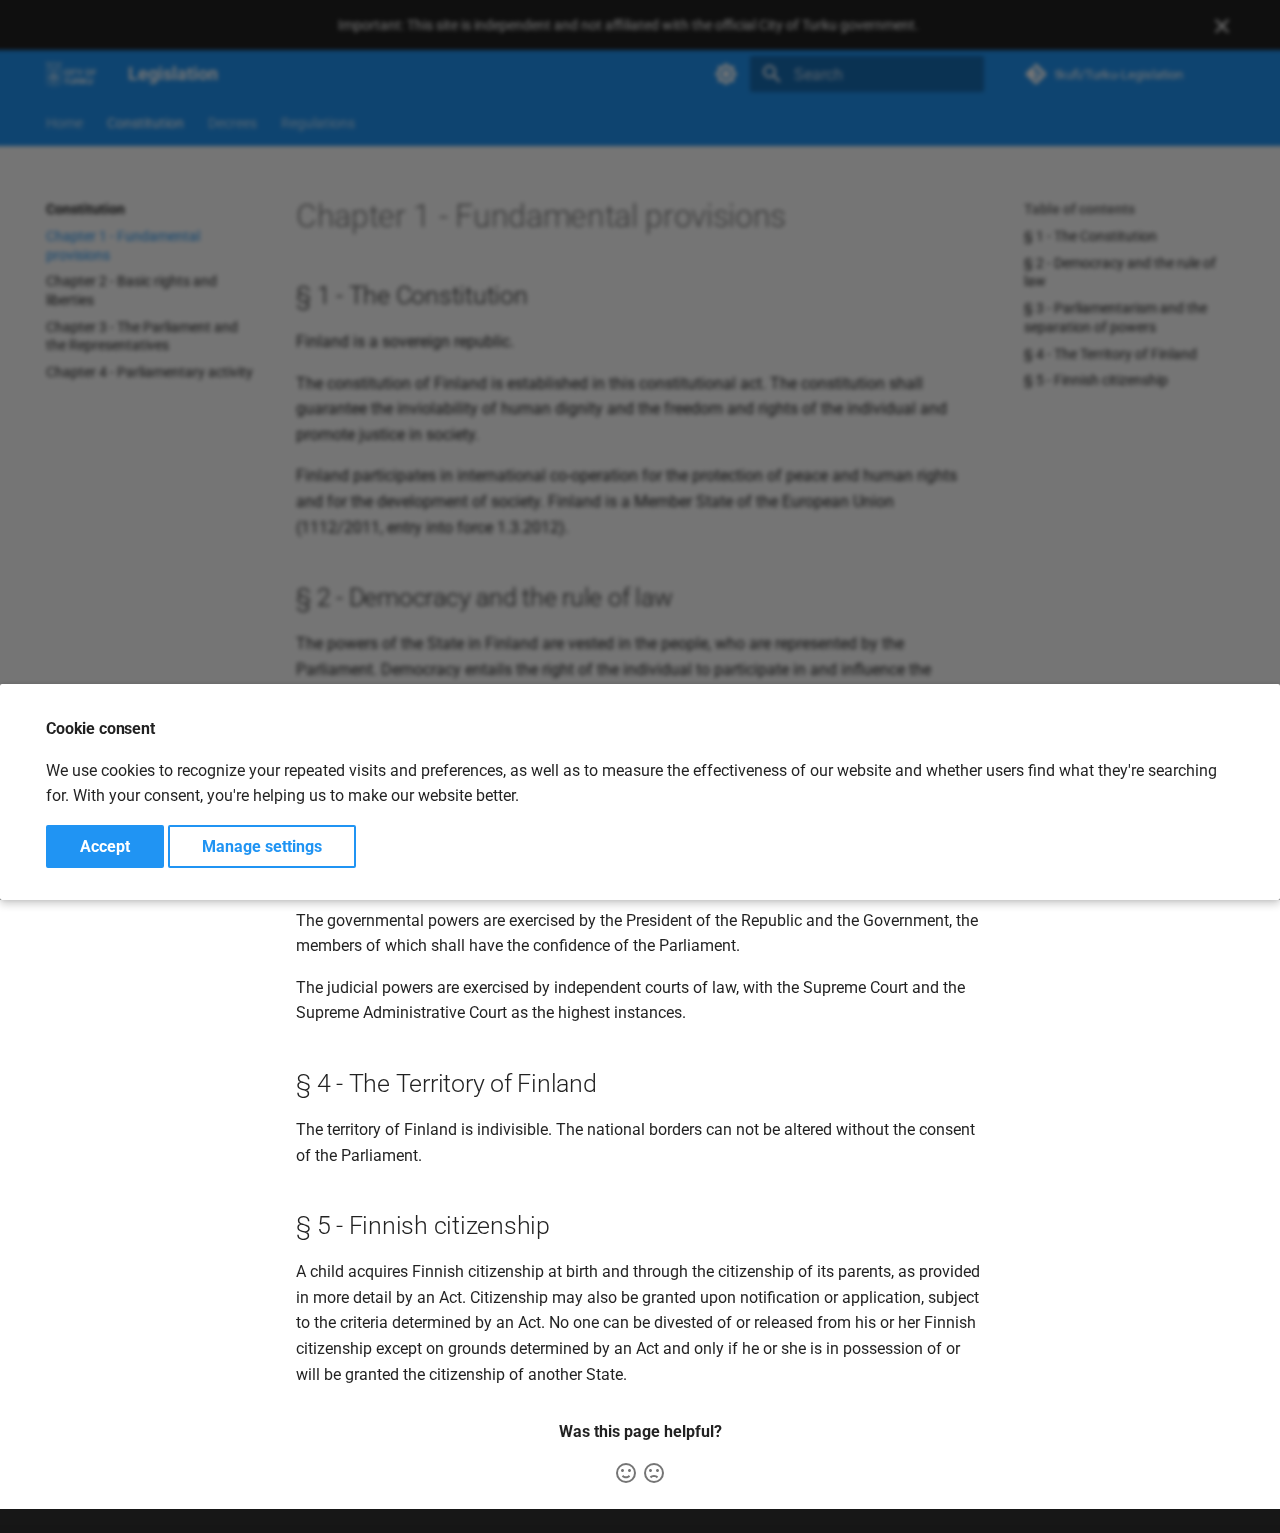
<file: constitution/Chapter 1/index.html>
<!doctype html>
<html lang="en" class="no-js">
  <head>
    
      <meta charset="utf-8">
      <meta name="viewport" content="width=device-width,initial-scale=1">
      
      
      
        <link rel="canonical" href="https://tkufi.github.io/Turku-Legislation/constitution/Chapter%201/">
      
      
        <link rel="prev" href="../">
      
      
        <link rel="next" href="../Chapter%202/">
      
      
      <link rel="icon" href="../../assets/images/favicon.png">
      <meta name="generator" content="mkdocs-1.6.1, mkdocs-material-9.6.14">
    
    
      
        <title>Chapter 1 - Fundamental provisions - Legislation</title>
      
    
    
      <link rel="stylesheet" href="../../assets/stylesheets/main.342714a4.min.css">
      
        
        <link rel="stylesheet" href="../../assets/stylesheets/palette.06af60db.min.css">
      
      


    
    
      
    
    
      
        
        
        <link rel="preconnect" href="https://fonts.gstatic.com" crossorigin>
        <link rel="stylesheet" href="https://fonts.googleapis.com/css?family=Roboto:300,300i,400,400i,700,700i%7CRoboto+Mono:400,400i,700,700i&display=fallback">
        <style>:root{--md-text-font:"Roboto";--md-code-font:"Roboto Mono"}</style>
      
    
    
    <script>__md_scope=new URL("../..",location),__md_hash=e=>[...e].reduce(((e,_)=>(e<<5)-e+_.charCodeAt(0)),0),__md_get=(e,_=localStorage,t=__md_scope)=>JSON.parse(_.getItem(t.pathname+"."+e)),__md_set=(e,_,t=localStorage,a=__md_scope)=>{try{t.setItem(a.pathname+"."+e,JSON.stringify(_))}catch(e){}}</script>
    
      
  


  
  

<script id="__analytics">function __md_analytics(){function e(){dataLayer.push(arguments)}window.dataLayer=window.dataLayer||[],e("js",new Date),e("config","G-4ZS7RFTTKW"),document.addEventListener("DOMContentLoaded",(function(){document.forms.search&&document.forms.search.query.addEventListener("blur",(function(){this.value&&e("event","search",{search_term:this.value})}));document$.subscribe((function(){var t=document.forms.feedback;if(void 0!==t)for(var a of t.querySelectorAll("[type=submit]"))a.addEventListener("click",(function(a){a.preventDefault();var n=document.location.pathname,d=this.getAttribute("data-md-value");e("event","feedback",{page:n,data:d}),t.firstElementChild.disabled=!0;var r=t.querySelector(".md-feedback__note [data-md-value='"+d+"']");r&&(r.hidden=!1)})),t.hidden=!1})),location$.subscribe((function(t){e("config","G-4ZS7RFTTKW",{page_path:t.pathname})}))}));var t=document.createElement("script");t.async=!0,t.src="https://www.googletagmanager.com/gtag/js?id=G-4ZS7RFTTKW",document.getElementById("__analytics").insertAdjacentElement("afterEnd",t)}</script>
  
    <script>if("undefined"!=typeof __md_analytics){var consent=__md_get("__consent");consent&&consent.analytics&&__md_analytics()}</script>
  

    
    
    
  </head>
  
  
    
    
      
    
    
    
    
    <body dir="ltr" data-md-color-scheme="slate" data-md-color-primary="black" data-md-color-accent="blue">
  
    
    <input class="md-toggle" data-md-toggle="drawer" type="checkbox" id="__drawer" autocomplete="off">
    <input class="md-toggle" data-md-toggle="search" type="checkbox" id="__search" autocomplete="off">
    <label class="md-overlay" for="__drawer"></label>
    <div data-md-component="skip">
      
        
        <a href="#chapter-1-fundamental-provisions" class="md-skip">
          Skip to content
        </a>
      
    </div>
    <div data-md-component="announce">
      
        <aside class="md-banner">
          <div class="md-banner__inner md-grid md-typeset">
            
              <button class="md-banner__button md-icon" aria-label="Don't show this again">
                
                <svg xmlns="http://www.w3.org/2000/svg" viewBox="0 0 24 24"><path d="M19 6.41 17.59 5 12 10.59 6.41 5 5 6.41 10.59 12 5 17.59 6.41 19 12 13.41 17.59 19 19 17.59 13.41 12z"/></svg>
              </button>
            
            
<p style="text-align: center;">Important: This site is independent and not affiliated with the official City of Turku
    government.</p>

          </div>
          
            <script>var el=document.querySelector("[data-md-component=announce]");if(el){var content=el.querySelector(".md-typeset");__md_hash(content.innerHTML)===__md_get("__announce")&&(el.hidden=!0)}</script>
          
        </aside>
      
    </div>
    
    
      

<header class="md-header" data-md-component="header">
  <nav class="md-header__inner md-grid" aria-label="Header">
    <a href="../.." title="Legislation" class="md-header__button md-logo" aria-label="Legislation" data-md-component="logo">
      
  <img src="../../assets/logo.png" alt="logo">

    </a>
    <label class="md-header__button md-icon" for="__drawer">
      
      <svg xmlns="http://www.w3.org/2000/svg" viewBox="0 0 24 24"><path d="M3 6h18v2H3zm0 5h18v2H3zm0 5h18v2H3z"/></svg>
    </label>
    <div class="md-header__title" data-md-component="header-title">
      <div class="md-header__ellipsis">
        <div class="md-header__topic">
          <span class="md-ellipsis">
            Legislation
          </span>
        </div>
        <div class="md-header__topic" data-md-component="header-topic">
          <span class="md-ellipsis">
            
              Chapter 1 - Fundamental provisions
            
          </span>
        </div>
      </div>
    </div>
    
      
        <form class="md-header__option" data-md-component="palette">
  
    
    
    
    <input class="md-option" data-md-color-media="(prefers-color-scheme: dark)" data-md-color-scheme="slate" data-md-color-primary="black" data-md-color-accent="blue"  aria-label="Switch to system preference"  type="radio" name="__palette" id="__palette_0">
    
      <label class="md-header__button md-icon" title="Switch to system preference" for="__palette_1" hidden>
        <svg xmlns="http://www.w3.org/2000/svg" viewBox="0 0 24 24"><path d="M12 18c-.89 0-1.74-.2-2.5-.55C11.56 16.5 13 14.42 13 12s-1.44-4.5-3.5-5.45C10.26 6.2 11.11 6 12 6a6 6 0 0 1 6 6 6 6 0 0 1-6 6m8-9.31V4h-4.69L12 .69 8.69 4H4v4.69L.69 12 4 15.31V20h4.69L12 23.31 15.31 20H20v-4.69L23.31 12z"/></svg>
      </label>
    
  
    
    
    
    <input class="md-option" data-md-color-media="(prefers-color-scheme: light)" data-md-color-scheme="default" data-md-color-primary="blue" data-md-color-accent="blue"  aria-label="Switch to dark mode"  type="radio" name="__palette" id="__palette_1">
    
      <label class="md-header__button md-icon" title="Switch to dark mode" for="__palette_0" hidden>
        <svg xmlns="http://www.w3.org/2000/svg" viewBox="0 0 24 24"><path d="M12 8a4 4 0 0 0-4 4 4 4 0 0 0 4 4 4 4 0 0 0 4-4 4 4 0 0 0-4-4m0 10a6 6 0 0 1-6-6 6 6 0 0 1 6-6 6 6 0 0 1 6 6 6 6 0 0 1-6 6m8-9.31V4h-4.69L12 .69 8.69 4H4v4.69L.69 12 4 15.31V20h4.69L12 23.31 15.31 20H20v-4.69L23.31 12z"/></svg>
      </label>
    
  
</form>
      
    
    
      <script>var palette=__md_get("__palette");if(palette&&palette.color){if("(prefers-color-scheme)"===palette.color.media){var media=matchMedia("(prefers-color-scheme: light)"),input=document.querySelector(media.matches?"[data-md-color-media='(prefers-color-scheme: light)']":"[data-md-color-media='(prefers-color-scheme: dark)']");palette.color.media=input.getAttribute("data-md-color-media"),palette.color.scheme=input.getAttribute("data-md-color-scheme"),palette.color.primary=input.getAttribute("data-md-color-primary"),palette.color.accent=input.getAttribute("data-md-color-accent")}for(var[key,value]of Object.entries(palette.color))document.body.setAttribute("data-md-color-"+key,value)}</script>
    
    
    
      
      
        <label class="md-header__button md-icon" for="__search">
          
          <svg xmlns="http://www.w3.org/2000/svg" viewBox="0 0 24 24"><path d="M9.5 3A6.5 6.5 0 0 1 16 9.5c0 1.61-.59 3.09-1.56 4.23l.27.27h.79l5 5-1.5 1.5-5-5v-.79l-.27-.27A6.52 6.52 0 0 1 9.5 16 6.5 6.5 0 0 1 3 9.5 6.5 6.5 0 0 1 9.5 3m0 2C7 5 5 7 5 9.5S7 14 9.5 14 14 12 14 9.5 12 5 9.5 5"/></svg>
        </label>
        <div class="md-search" data-md-component="search" role="dialog">
  <label class="md-search__overlay" for="__search"></label>
  <div class="md-search__inner" role="search">
    <form class="md-search__form" name="search">
      <input type="text" class="md-search__input" name="query" aria-label="Search" placeholder="Search" autocapitalize="off" autocorrect="off" autocomplete="off" spellcheck="false" data-md-component="search-query" required>
      <label class="md-search__icon md-icon" for="__search">
        
        <svg xmlns="http://www.w3.org/2000/svg" viewBox="0 0 24 24"><path d="M9.5 3A6.5 6.5 0 0 1 16 9.5c0 1.61-.59 3.09-1.56 4.23l.27.27h.79l5 5-1.5 1.5-5-5v-.79l-.27-.27A6.52 6.52 0 0 1 9.5 16 6.5 6.5 0 0 1 3 9.5 6.5 6.5 0 0 1 9.5 3m0 2C7 5 5 7 5 9.5S7 14 9.5 14 14 12 14 9.5 12 5 9.5 5"/></svg>
        
        <svg xmlns="http://www.w3.org/2000/svg" viewBox="0 0 24 24"><path d="M20 11v2H8l5.5 5.5-1.42 1.42L4.16 12l7.92-7.92L13.5 5.5 8 11z"/></svg>
      </label>
      <nav class="md-search__options" aria-label="Search">
        
        <button type="reset" class="md-search__icon md-icon" title="Clear" aria-label="Clear" tabindex="-1">
          
          <svg xmlns="http://www.w3.org/2000/svg" viewBox="0 0 24 24"><path d="M19 6.41 17.59 5 12 10.59 6.41 5 5 6.41 10.59 12 5 17.59 6.41 19 12 13.41 17.59 19 19 17.59 13.41 12z"/></svg>
        </button>
      </nav>
      
    </form>
    <div class="md-search__output">
      <div class="md-search__scrollwrap" tabindex="0" data-md-scrollfix>
        <div class="md-search-result" data-md-component="search-result">
          <div class="md-search-result__meta">
            Initializing search
          </div>
          <ol class="md-search-result__list" role="presentation"></ol>
        </div>
      </div>
    </div>
  </div>
</div>
      
    
    
      <div class="md-header__source">
        <a href="https://github.com/tkufi/Turku-Legislation" title="Go to repository" class="md-source" data-md-component="source">
  <div class="md-source__icon md-icon">
    
    <svg xmlns="http://www.w3.org/2000/svg" viewBox="0 0 448 512"><!--! Font Awesome Free 6.7.2 by @fontawesome - https://fontawesome.com License - https://fontawesome.com/license/free (Icons: CC BY 4.0, Fonts: SIL OFL 1.1, Code: MIT License) Copyright 2024 Fonticons, Inc.--><path d="M439.55 236.05 244 40.45a28.87 28.87 0 0 0-40.81 0l-40.66 40.63 51.52 51.52c27.06-9.14 52.68 16.77 43.39 43.68l49.66 49.66c34.23-11.8 61.18 31 35.47 56.69-26.49 26.49-70.21-2.87-56-37.34L240.22 199v121.85c25.3 12.54 22.26 41.85 9.08 55a34.34 34.34 0 0 1-48.55 0c-17.57-17.6-11.07-46.91 11.25-56v-123c-20.8-8.51-24.6-30.74-18.64-45L142.57 101 8.45 235.14a28.86 28.86 0 0 0 0 40.81l195.61 195.6a28.86 28.86 0 0 0 40.8 0l194.69-194.69a28.86 28.86 0 0 0 0-40.81"/></svg>
  </div>
  <div class="md-source__repository">
    tkufi/Turku-Legislation
  </div>
</a>
      </div>
    
  </nav>
  
</header>
    
    <div class="md-container" data-md-component="container">
      
      
        
          
            
<nav class="md-tabs" aria-label="Tabs" data-md-component="tabs">
  <div class="md-grid">
    <ul class="md-tabs__list">
      
        
  
  
  
  
    <li class="md-tabs__item">
      <a href="../.." class="md-tabs__link">
        
  
  
    
  
  Home

      </a>
    </li>
  

      
        
  
  
  
    
  
  
    
    
      <li class="md-tabs__item md-tabs__item--active">
        <a href="../" class="md-tabs__link">
          
  
  
    
  
  Constitution

        </a>
      </li>
    
  

      
        
  
  
  
  
    
    
      <li class="md-tabs__item">
        <a href="../../decrees/" class="md-tabs__link">
          
  
  
    
  
  Decrees

        </a>
      </li>
    
  

      
        
  
  
  
  
    
    
      <li class="md-tabs__item">
        <a href="../../regulations/" class="md-tabs__link">
          
  
  
    
  
  Regulations

        </a>
      </li>
    
  

      
    </ul>
  </div>
</nav>
          
        
      
      <main class="md-main" data-md-component="main">
        <div class="md-main__inner md-grid">
          
            
              
              <div class="md-sidebar md-sidebar--primary" data-md-component="sidebar" data-md-type="navigation" >
                <div class="md-sidebar__scrollwrap">
                  <div class="md-sidebar__inner">
                    


  


<nav class="md-nav md-nav--primary md-nav--lifted" aria-label="Navigation" data-md-level="0">
  <label class="md-nav__title" for="__drawer">
    <a href="../.." title="Legislation" class="md-nav__button md-logo" aria-label="Legislation" data-md-component="logo">
      
  <img src="../../assets/logo.png" alt="logo">

    </a>
    Legislation
  </label>
  
    <div class="md-nav__source">
      <a href="https://github.com/tkufi/Turku-Legislation" title="Go to repository" class="md-source" data-md-component="source">
  <div class="md-source__icon md-icon">
    
    <svg xmlns="http://www.w3.org/2000/svg" viewBox="0 0 448 512"><!--! Font Awesome Free 6.7.2 by @fontawesome - https://fontawesome.com License - https://fontawesome.com/license/free (Icons: CC BY 4.0, Fonts: SIL OFL 1.1, Code: MIT License) Copyright 2024 Fonticons, Inc.--><path d="M439.55 236.05 244 40.45a28.87 28.87 0 0 0-40.81 0l-40.66 40.63 51.52 51.52c27.06-9.14 52.68 16.77 43.39 43.68l49.66 49.66c34.23-11.8 61.18 31 35.47 56.69-26.49 26.49-70.21-2.87-56-37.34L240.22 199v121.85c25.3 12.54 22.26 41.85 9.08 55a34.34 34.34 0 0 1-48.55 0c-17.57-17.6-11.07-46.91 11.25-56v-123c-20.8-8.51-24.6-30.74-18.64-45L142.57 101 8.45 235.14a28.86 28.86 0 0 0 0 40.81l195.61 195.6a28.86 28.86 0 0 0 40.8 0l194.69-194.69a28.86 28.86 0 0 0 0-40.81"/></svg>
  </div>
  <div class="md-source__repository">
    tkufi/Turku-Legislation
  </div>
</a>
    </div>
  
  <ul class="md-nav__list" data-md-scrollfix>
    
      
      
  
  
  
  
    <li class="md-nav__item">
      <a href="../.." class="md-nav__link">
        
  
  
  <span class="md-ellipsis">
    Home
    
  </span>
  

      </a>
    </li>
  

    
      
      
  
  
    
  
  
  
    
    
      
        
          
        
      
        
      
        
      
        
      
        
      
    
    
    
      
        
        
      
      
        
      
    
    
    <li class="md-nav__item md-nav__item--active md-nav__item--section md-nav__item--nested">
      
        
        
        <input class="md-nav__toggle md-toggle " type="checkbox" id="__nav_2" checked>
        
          
          <div class="md-nav__link md-nav__container">
            <a href="../" class="md-nav__link ">
              
  
  
  <span class="md-ellipsis">
    Constitution
    
  </span>
  

            </a>
            
              
              <label class="md-nav__link " for="__nav_2" id="__nav_2_label" tabindex="">
                <span class="md-nav__icon md-icon"></span>
              </label>
            
          </div>
        
        <nav class="md-nav" data-md-level="1" aria-labelledby="__nav_2_label" aria-expanded="true">
          <label class="md-nav__title" for="__nav_2">
            <span class="md-nav__icon md-icon"></span>
            Constitution
          </label>
          <ul class="md-nav__list" data-md-scrollfix>
            
              
            
              
                
  
  
    
  
  
  
    <li class="md-nav__item md-nav__item--active">
      
      <input class="md-nav__toggle md-toggle" type="checkbox" id="__toc">
      
      
        
      
      
        <label class="md-nav__link md-nav__link--active" for="__toc">
          
  
  
  <span class="md-ellipsis">
    Chapter 1 - Fundamental provisions
    
  </span>
  

          <span class="md-nav__icon md-icon"></span>
        </label>
      
      <a href="./" class="md-nav__link md-nav__link--active">
        
  
  
  <span class="md-ellipsis">
    Chapter 1 - Fundamental provisions
    
  </span>
  

      </a>
      
        

<nav class="md-nav md-nav--secondary" aria-label="Table of contents">
  
  
  
    
  
  
    <label class="md-nav__title" for="__toc">
      <span class="md-nav__icon md-icon"></span>
      Table of contents
    </label>
    <ul class="md-nav__list" data-md-component="toc" data-md-scrollfix>
      
        <li class="md-nav__item">
  <a href="#1-the-constitution" class="md-nav__link">
    <span class="md-ellipsis">
      § 1 - The Constitution
    </span>
  </a>
  
</li>
      
        <li class="md-nav__item">
  <a href="#2-democracy-and-the-rule-of-law" class="md-nav__link">
    <span class="md-ellipsis">
      § 2 - Democracy and the rule of law
    </span>
  </a>
  
</li>
      
        <li class="md-nav__item">
  <a href="#3-parliamentarism-and-the-separation-of-powers" class="md-nav__link">
    <span class="md-ellipsis">
      § 3 - Parliamentarism and the separation of powers
    </span>
  </a>
  
</li>
      
        <li class="md-nav__item">
  <a href="#4-the-territory-of-finland" class="md-nav__link">
    <span class="md-ellipsis">
      § 4 - The Territory of Finland
    </span>
  </a>
  
</li>
      
        <li class="md-nav__item">
  <a href="#5-finnish-citizenship" class="md-nav__link">
    <span class="md-ellipsis">
      § 5 - Finnish citizenship
    </span>
  </a>
  
</li>
      
    </ul>
  
</nav>
      
    </li>
  

              
            
              
                
  
  
  
  
    <li class="md-nav__item">
      <a href="../Chapter%202/" class="md-nav__link">
        
  
  
  <span class="md-ellipsis">
    Chapter 2 - Basic rights and liberties
    
  </span>
  

      </a>
    </li>
  

              
            
              
                
  
  
  
  
    <li class="md-nav__item">
      <a href="../Chapter%203/" class="md-nav__link">
        
  
  
  <span class="md-ellipsis">
    Chapter 3 - The Parliament and the Representatives
    
  </span>
  

      </a>
    </li>
  

              
            
              
                
  
  
  
  
    <li class="md-nav__item">
      <a href="../Chapter%204/" class="md-nav__link">
        
  
  
  <span class="md-ellipsis">
    Chapter 4 - Parliamentary activity
    
  </span>
  

      </a>
    </li>
  

              
            
          </ul>
        </nav>
      
    </li>
  

    
      
      
  
  
  
  
    
    
      
        
          
        
      
    
    
    
      
      
        
      
    
    
    <li class="md-nav__item md-nav__item--nested">
      
        
        
        <input class="md-nav__toggle md-toggle " type="checkbox" id="__nav_3" >
        
          
          <div class="md-nav__link md-nav__container">
            <a href="../../decrees/" class="md-nav__link ">
              
  
  
  <span class="md-ellipsis">
    Decrees
    
  </span>
  

            </a>
            
          </div>
        
        <nav class="md-nav" data-md-level="1" aria-labelledby="__nav_3_label" aria-expanded="false">
          <label class="md-nav__title" for="__nav_3">
            <span class="md-nav__icon md-icon"></span>
            Decrees
          </label>
          <ul class="md-nav__list" data-md-scrollfix>
            
              
            
          </ul>
        </nav>
      
    </li>
  

    
      
      
  
  
  
  
    
    
      
        
          
        
      
        
      
        
      
    
    
    
      
      
        
      
    
    
    <li class="md-nav__item md-nav__item--nested">
      
        
        
        <input class="md-nav__toggle md-toggle " type="checkbox" id="__nav_4" >
        
          
          <div class="md-nav__link md-nav__container">
            <a href="../../regulations/" class="md-nav__link ">
              
  
  
  <span class="md-ellipsis">
    Regulations
    
  </span>
  

            </a>
            
              
              <label class="md-nav__link " for="__nav_4" id="__nav_4_label" tabindex="0">
                <span class="md-nav__icon md-icon"></span>
              </label>
            
          </div>
        
        <nav class="md-nav" data-md-level="1" aria-labelledby="__nav_4_label" aria-expanded="false">
          <label class="md-nav__title" for="__nav_4">
            <span class="md-nav__icon md-icon"></span>
            Regulations
          </label>
          <ul class="md-nav__list" data-md-scrollfix>
            
              
            
              
                
  
  
  
  
    <li class="md-nav__item">
      <a href="../../regulations/2025-05-21_DogControl/" class="md-nav__link">
        
  
  
  <span class="md-ellipsis">
    Turku City Regulation on Dog Control
    
  </span>
  

      </a>
    </li>
  

              
            
              
                
  
  
  
  
    <li class="md-nav__item">
      <a href="../../regulations/2025-05-21_WasteManagement/" class="md-nav__link">
        
  
  
  <span class="md-ellipsis">
    Turku City Regulation on Municipal Waste Management
    
  </span>
  

      </a>
    </li>
  

              
            
          </ul>
        </nav>
      
    </li>
  

    
  </ul>
</nav>
                  </div>
                </div>
              </div>
            
            
              
              <div class="md-sidebar md-sidebar--secondary" data-md-component="sidebar" data-md-type="toc" >
                <div class="md-sidebar__scrollwrap">
                  <div class="md-sidebar__inner">
                    

<nav class="md-nav md-nav--secondary" aria-label="Table of contents">
  
  
  
    
  
  
    <label class="md-nav__title" for="__toc">
      <span class="md-nav__icon md-icon"></span>
      Table of contents
    </label>
    <ul class="md-nav__list" data-md-component="toc" data-md-scrollfix>
      
        <li class="md-nav__item">
  <a href="#1-the-constitution" class="md-nav__link">
    <span class="md-ellipsis">
      § 1 - The Constitution
    </span>
  </a>
  
</li>
      
        <li class="md-nav__item">
  <a href="#2-democracy-and-the-rule-of-law" class="md-nav__link">
    <span class="md-ellipsis">
      § 2 - Democracy and the rule of law
    </span>
  </a>
  
</li>
      
        <li class="md-nav__item">
  <a href="#3-parliamentarism-and-the-separation-of-powers" class="md-nav__link">
    <span class="md-ellipsis">
      § 3 - Parliamentarism and the separation of powers
    </span>
  </a>
  
</li>
      
        <li class="md-nav__item">
  <a href="#4-the-territory-of-finland" class="md-nav__link">
    <span class="md-ellipsis">
      § 4 - The Territory of Finland
    </span>
  </a>
  
</li>
      
        <li class="md-nav__item">
  <a href="#5-finnish-citizenship" class="md-nav__link">
    <span class="md-ellipsis">
      § 5 - Finnish citizenship
    </span>
  </a>
  
</li>
      
    </ul>
  
</nav>
                  </div>
                </div>
              </div>
            
          
          
            <div class="md-content" data-md-component="content">
              <article class="md-content__inner md-typeset">
                
                  


  
  


<h1 id="chapter-1-fundamental-provisions">Chapter 1 - Fundamental provisions<a class="headerlink" href="#chapter-1-fundamental-provisions" title="Permanent link">¶</a></h1>
<h2 id="1-the-constitution">§ 1 - The Constitution<a class="headerlink" href="#1-the-constitution" title="Permanent link">¶</a></h2>
<p>Finland is a sovereign republic.</p>
<p>The constitution of Finland is established in this constitutional act. The constitution shall guarantee the inviolability
of human dignity and the freedom and rights of the individual and promote justice in society.</p>
<p>Finland participates in international co-operation for the protection of peace and human rights and for the
development of society. Finland is a Member State of the European Union (1112/2011, entry into force 1.3.2012).</p>
<h2 id="2-democracy-and-the-rule-of-law">§ 2 - Democracy and the rule of law<a class="headerlink" href="#2-democracy-and-the-rule-of-law" title="Permanent link">¶</a></h2>
<p>The powers of the State in Finland are vested in the people, who are represented by the Parliament.
Democracy entails the right of the individual to participate in and influence the development of society and his or her
living conditions.</p>
<p>The exercise of public powers shall be based on an Act. In all public activity, the law shall be strictly observed.</p>
<h2 id="3-parliamentarism-and-the-separation-of-powers">§ 3 - Parliamentarism and the separation of powers<a class="headerlink" href="#3-parliamentarism-and-the-separation-of-powers" title="Permanent link">¶</a></h2>
<p>The legislative powers are exercised by the Parliament, which shall also decide on State finances.</p>
<p>The governmental powers are exercised by the President of the Republic and the Government, the members of which
shall have the confidence of the Parliament.</p>
<p>The judicial powers are exercised by independent courts of law, with the Supreme Court and the Supreme
Administrative Court as the highest instances.</p>
<h2 id="4-the-territory-of-finland">§ 4 - The Territory of Finland<a class="headerlink" href="#4-the-territory-of-finland" title="Permanent link">¶</a></h2>
<p>The territory of Finland is indivisible. The national borders can not be altered without the consent of the Parliament.</p>
<h2 id="5-finnish-citizenship">§ 5 - Finnish citizenship<a class="headerlink" href="#5-finnish-citizenship" title="Permanent link">¶</a></h2>
<p>A child acquires Finnish citizenship at birth and through the citizenship of its parents, as provided in more detail by
an Act. Citizenship may also be granted upon notification or application, subject to the criteria determined by an Act.
No one can be divested of or released from his or her Finnish citizenship except on grounds determined by an Act
and only if he or she is in possession of or will be granted the citizenship of another State.</p>









  



  <form class="md-feedback" name="feedback" hidden>
    <fieldset>
      <legend class="md-feedback__title">
        Was this page helpful?
      </legend>
      <div class="md-feedback__inner">
        <div class="md-feedback__list">
          
            <button class="md-feedback__icon md-icon" type="submit" title="This page was helpful" data-md-value="1">
              <svg xmlns="http://www.w3.org/2000/svg" viewBox="0 0 24 24"><path d="M20 12a8 8 0 0 0-8-8 8 8 0 0 0-8 8 8 8 0 0 0 8 8 8 8 0 0 0 8-8m2 0a10 10 0 0 1-10 10A10 10 0 0 1 2 12 10 10 0 0 1 12 2a10 10 0 0 1 10 10M10 9.5c0 .8-.7 1.5-1.5 1.5S7 10.3 7 9.5 7.7 8 8.5 8s1.5.7 1.5 1.5m7 0c0 .8-.7 1.5-1.5 1.5S14 10.3 14 9.5 14.7 8 15.5 8s1.5.7 1.5 1.5m-5 7.73c-1.75 0-3.29-.73-4.19-1.81L9.23 14c.45.72 1.52 1.23 2.77 1.23s2.32-.51 2.77-1.23l1.42 1.42c-.9 1.08-2.44 1.81-4.19 1.81"/></svg>
            </button>
          
            <button class="md-feedback__icon md-icon" type="submit" title="This page could be improved" data-md-value="0">
              <svg xmlns="http://www.w3.org/2000/svg" viewBox="0 0 24 24"><path d="M20 12a8 8 0 0 0-8-8 8 8 0 0 0-8 8 8 8 0 0 0 8 8 8 8 0 0 0 8-8m2 0a10 10 0 0 1-10 10A10 10 0 0 1 2 12 10 10 0 0 1 12 2a10 10 0 0 1 10 10m-6.5-4c.8 0 1.5.7 1.5 1.5s-.7 1.5-1.5 1.5-1.5-.7-1.5-1.5.7-1.5 1.5-1.5M10 9.5c0 .8-.7 1.5-1.5 1.5S7 10.3 7 9.5 7.7 8 8.5 8s1.5.7 1.5 1.5m2 4.5c1.75 0 3.29.72 4.19 1.81l-1.42 1.42C14.32 16.5 13.25 16 12 16s-2.32.5-2.77 1.23l-1.42-1.42C8.71 14.72 10.25 14 12 14"/></svg>
            </button>
          
        </div>
        <div class="md-feedback__note">
          
            <div data-md-value="1" hidden>
              
              
                
              
              
              
                
                
              
              Thanks for your feedback!
            </div>
          
            <div data-md-value="0" hidden>
              
              
                
              
              
              
                
                
              
              Womp womp.
            </div>
          
        </div>
      </div>
    </fieldset>
  </form>


                
              </article>
            </div>
          
          
<script>var target=document.getElementById(location.hash.slice(1));target&&target.name&&(target.checked=target.name.startsWith("__tabbed_"))</script>
        </div>
        
          <button type="button" class="md-top md-icon" data-md-component="top" hidden>
  
  <svg xmlns="http://www.w3.org/2000/svg" viewBox="0 0 24 24"><path d="M13 20h-2V8l-5.5 5.5-1.42-1.42L12 4.16l7.92 7.92-1.42 1.42L13 8z"/></svg>
  Back to top
</button>
        
      </main>
      
        <footer class="md-footer">
  
  <div class="md-footer-meta md-typeset">
    <div class="md-footer-meta__inner md-grid">
      <div class="md-copyright">
  
  
</div>
      
    </div>
  </div>
</footer>
      
    </div>
    <div class="md-dialog" data-md-component="dialog">
      <div class="md-dialog__inner md-typeset"></div>
    </div>
    
    
      <div class="md-consent" data-md-component="consent" id="__consent" hidden>
        <div class="md-consent__overlay"></div>
        <aside class="md-consent__inner">
          <form class="md-consent__form md-grid md-typeset" name="consent">
            


  


<h4>Cookie consent</h4>
<p>We use cookies to recognize your repeated visits and preferences, as well as to measure the effectiveness of our website and whether users find what they're searching for. With your consent, you're helping us to make our website better.</p>
<input class="md-toggle" type="checkbox" id="__settings" >
<div class="md-consent__settings">
  <ul class="task-list">
    
    
      
        
  
  
    
    
  
  <li class="task-list-item">
    <label class="task-list-control">
      <input type="checkbox" name="analytics" checked>
      <span class="task-list-indicator"></span>
      Google Analytics
    </label>
  </li>

      
    
    
      
        
  
  
    
    
  
  <li class="task-list-item">
    <label class="task-list-control">
      <input type="checkbox" name="github" checked>
      <span class="task-list-indicator"></span>
      GitHub
    </label>
  </li>

      
    
    
  </ul>
</div>
<div class="md-consent__controls">
  
    
      <button class="md-button md-button--primary">Accept</button>
    
    
    
  
    
    
    
      <label class="md-button" for="__settings">Manage settings</label>
    
  
</div>
          </form>
        </aside>
      </div>
      <script>var consent=__md_get("__consent");if(consent)for(var input of document.forms.consent.elements)input.name&&(input.checked=consent[input.name]||!1);else"file:"!==location.protocol&&setTimeout((function(){document.querySelector("[data-md-component=consent]").hidden=!1}),250);var form=document.forms.consent;for(var action of["submit","reset"])form.addEventListener(action,(function(e){if(e.preventDefault(),"reset"===e.type)for(var n of document.forms.consent.elements)n.name&&(n.checked=!1);__md_set("__consent",Object.fromEntries(Array.from(new FormData(form).keys()).map((function(e){return[e,!0]})))),location.hash="",location.reload()}))</script>
    
    
      
      <script id="__config" type="application/json">{"base": "../..", "features": ["navigation.tabs", "navigation.sections", "navigation.path", "navigation.indexes", "navigation.top", "announce.dismiss"], "search": "../../assets/javascripts/workers/search.d50fe291.min.js", "tags": {"failed": "failed", "passed": "passed", "pending": "pending"}, "translations": {"clipboard.copied": "Copied to clipboard", "clipboard.copy": "Copy to clipboard", "search.result.more.one": "1 more on this page", "search.result.more.other": "# more on this page", "search.result.none": "No matching documents", "search.result.one": "1 matching document", "search.result.other": "# matching documents", "search.result.placeholder": "Type to start searching", "search.result.term.missing": "Missing", "select.version": "Select version"}, "version": null}</script>
    
    
      <script src="../../assets/javascripts/bundle.13a4f30d.min.js"></script>
      
        <script src="../../javascripts/feedback.js"></script>
      
    
  </body>
</html>
</file>
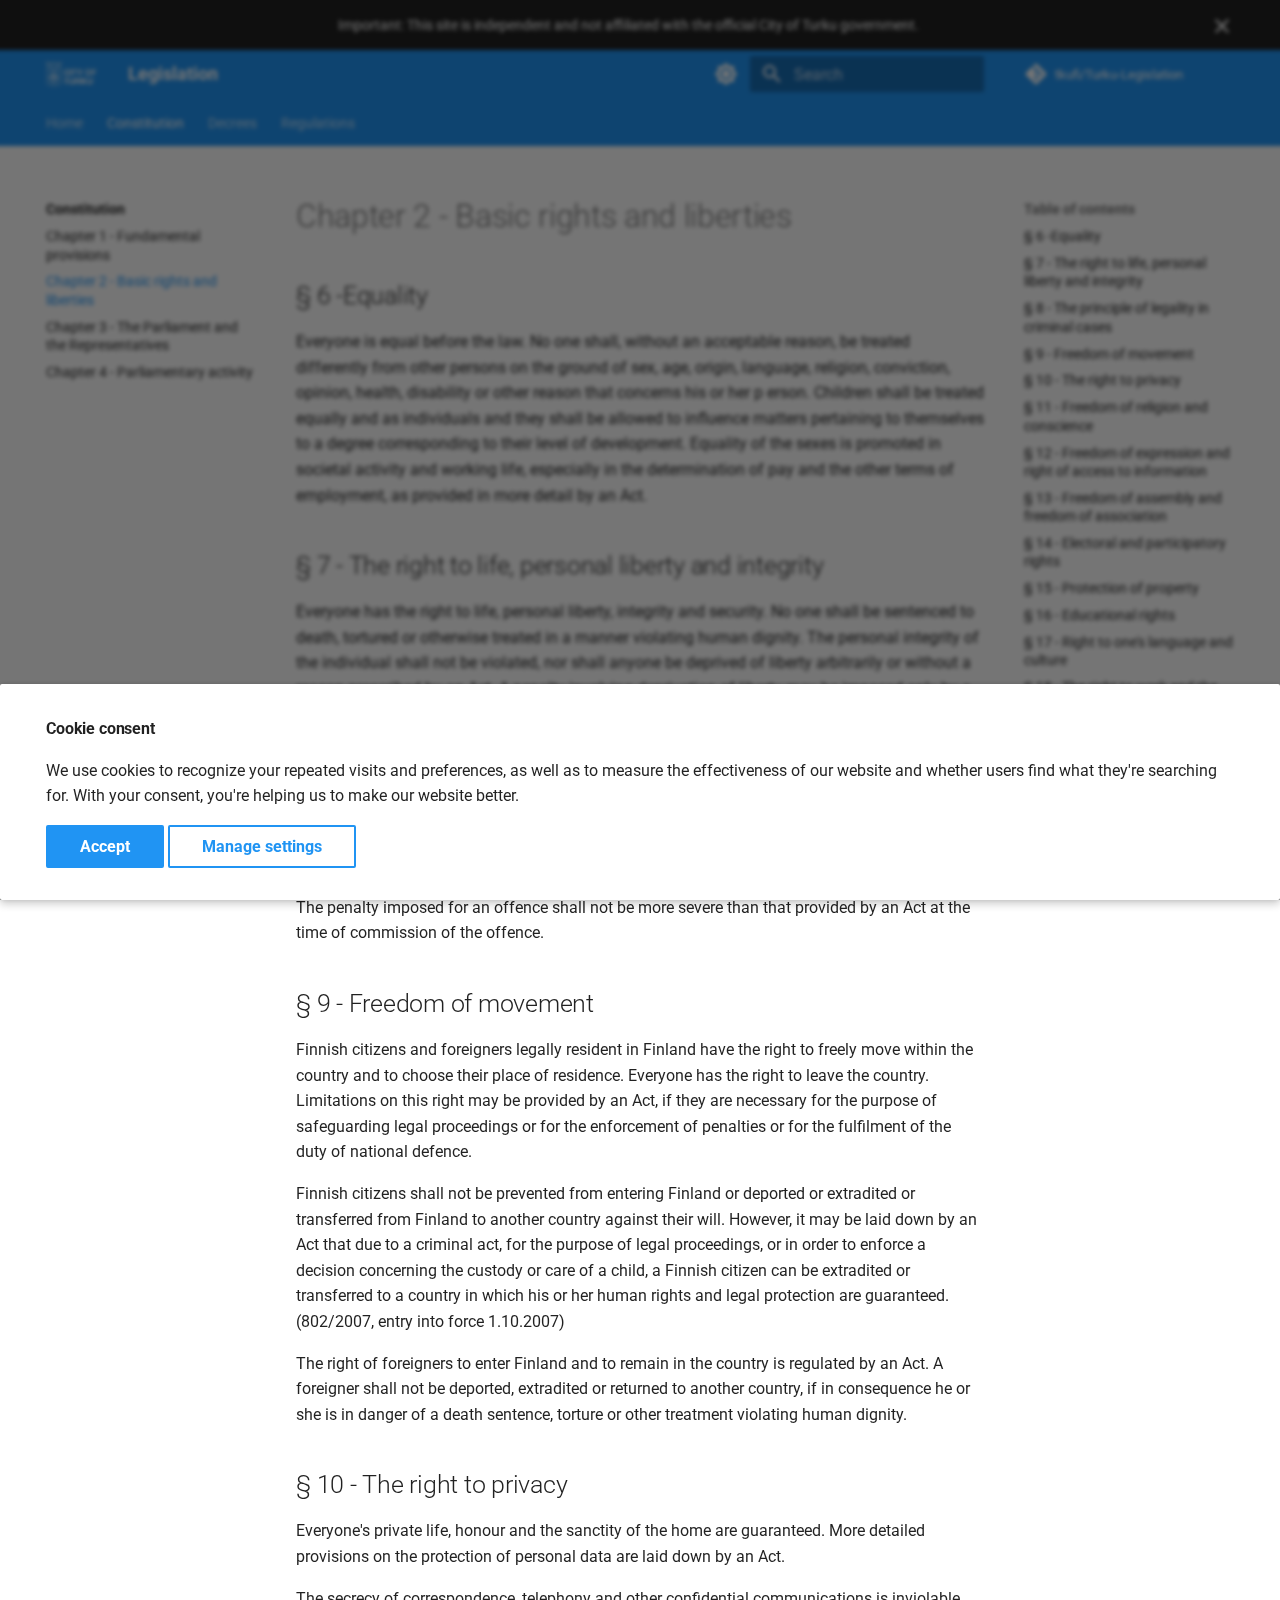
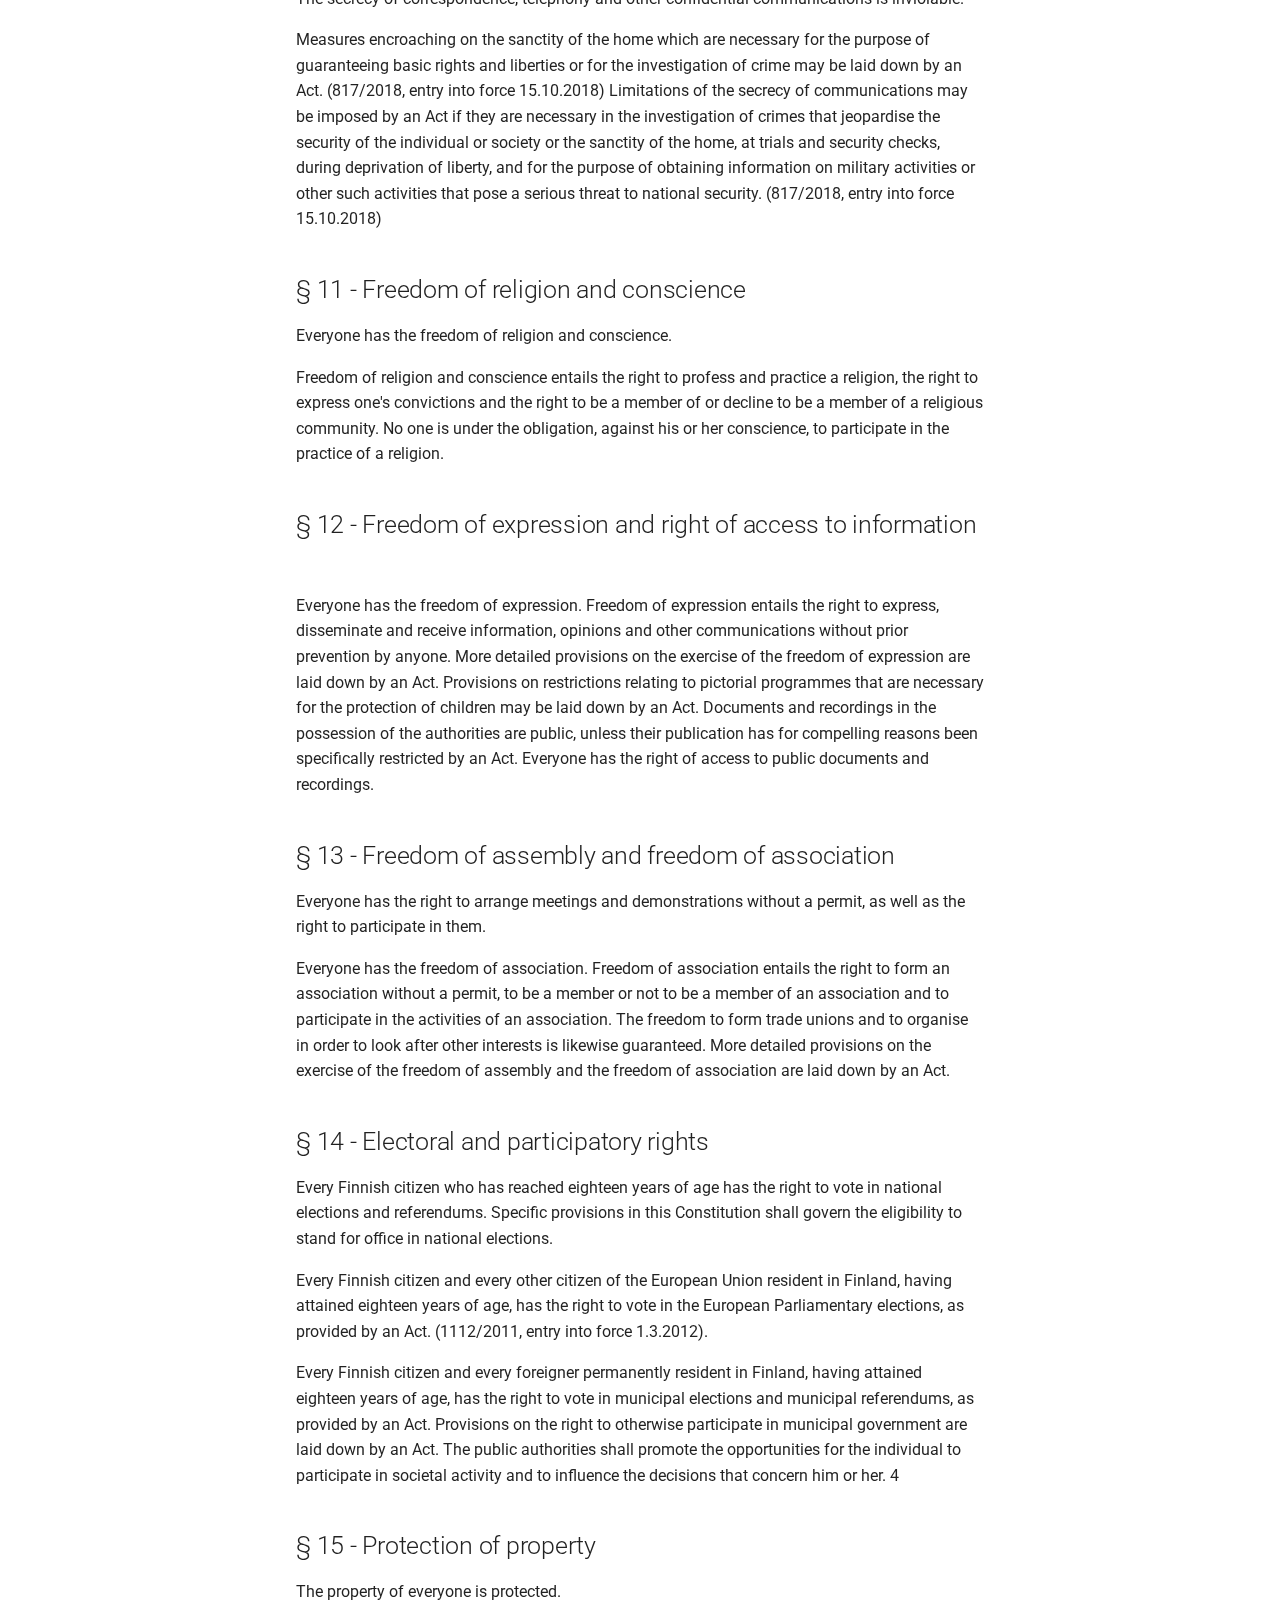
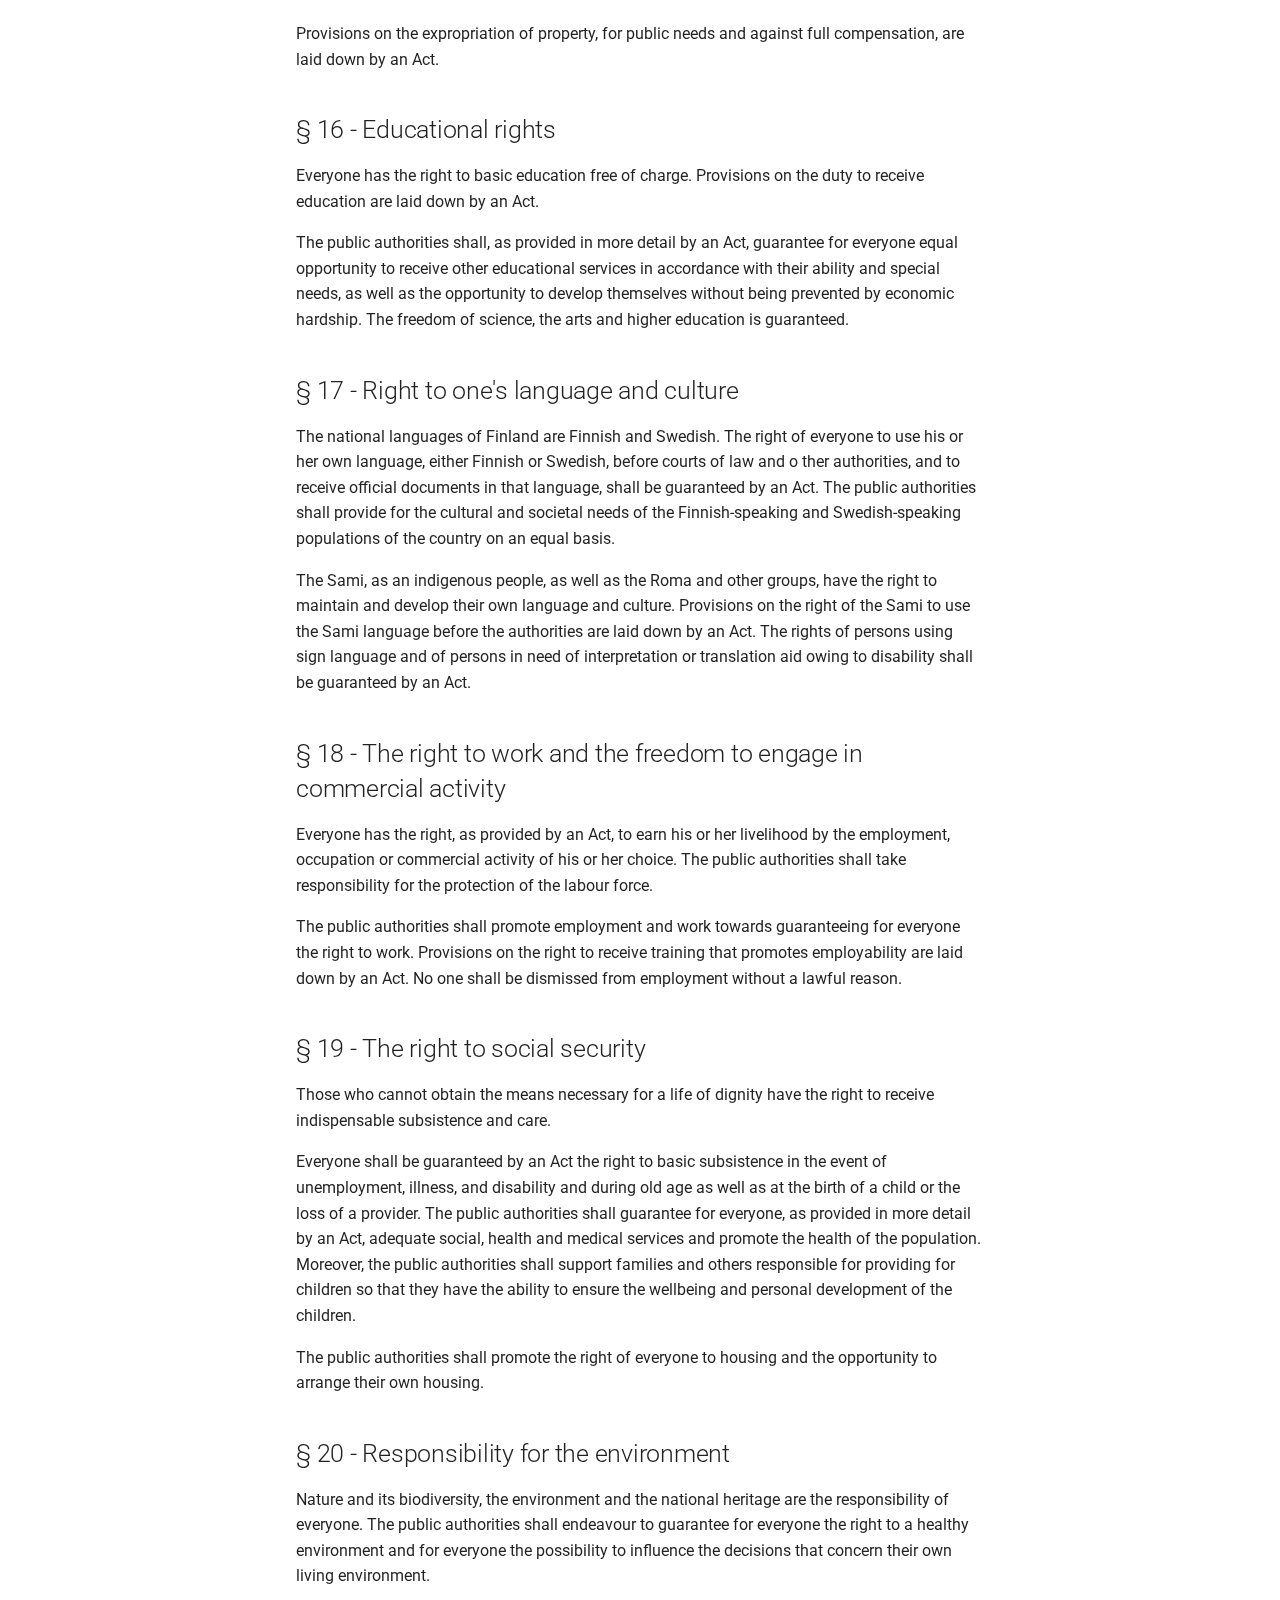
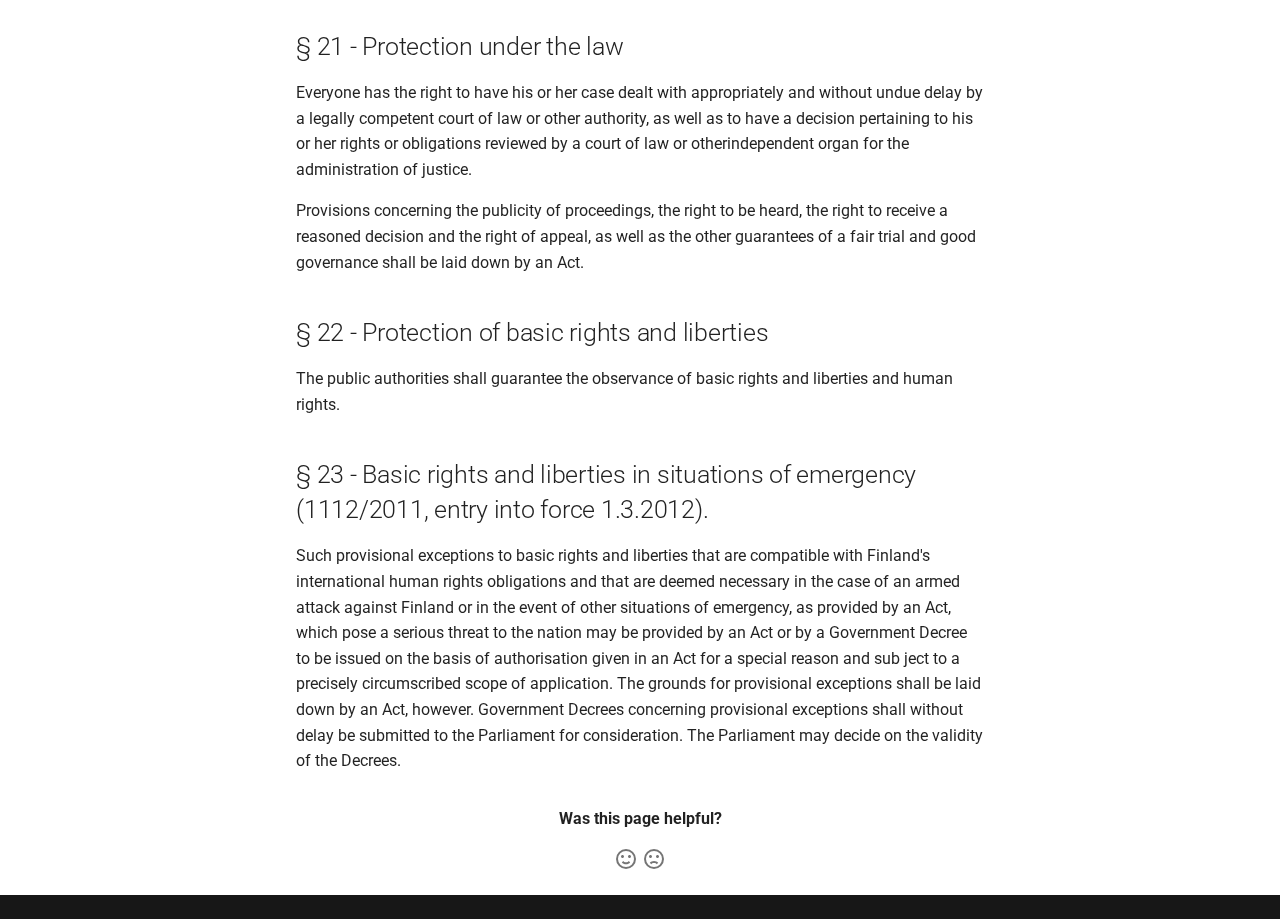
<file: constitution/Chapter 2/index.html>
<!doctype html>
<html lang="en" class="no-js">
  <head>
    
      <meta charset="utf-8">
      <meta name="viewport" content="width=device-width,initial-scale=1">
      
      
      
        <link rel="canonical" href="https://tkufi.github.io/Turku-Legislation/constitution/Chapter%202/">
      
      
        <link rel="prev" href="../Chapter%201/">
      
      
        <link rel="next" href="../Chapter%203/">
      
      
      <link rel="icon" href="../../assets/images/favicon.png">
      <meta name="generator" content="mkdocs-1.6.1, mkdocs-material-9.6.14">
    
    
      
        <title>Chapter 2 - Basic rights and liberties - Legislation</title>
      
    
    
      <link rel="stylesheet" href="../../assets/stylesheets/main.342714a4.min.css">
      
        
        <link rel="stylesheet" href="../../assets/stylesheets/palette.06af60db.min.css">
      
      


    
    
      
    
    
      
        
        
        <link rel="preconnect" href="https://fonts.gstatic.com" crossorigin>
        <link rel="stylesheet" href="https://fonts.googleapis.com/css?family=Roboto:300,300i,400,400i,700,700i%7CRoboto+Mono:400,400i,700,700i&display=fallback">
        <style>:root{--md-text-font:"Roboto";--md-code-font:"Roboto Mono"}</style>
      
    
    
    <script>__md_scope=new URL("../..",location),__md_hash=e=>[...e].reduce(((e,_)=>(e<<5)-e+_.charCodeAt(0)),0),__md_get=(e,_=localStorage,t=__md_scope)=>JSON.parse(_.getItem(t.pathname+"."+e)),__md_set=(e,_,t=localStorage,a=__md_scope)=>{try{t.setItem(a.pathname+"."+e,JSON.stringify(_))}catch(e){}}</script>
    
      
  


  
  

<script id="__analytics">function __md_analytics(){function e(){dataLayer.push(arguments)}window.dataLayer=window.dataLayer||[],e("js",new Date),e("config","G-4ZS7RFTTKW"),document.addEventListener("DOMContentLoaded",(function(){document.forms.search&&document.forms.search.query.addEventListener("blur",(function(){this.value&&e("event","search",{search_term:this.value})}));document$.subscribe((function(){var t=document.forms.feedback;if(void 0!==t)for(var a of t.querySelectorAll("[type=submit]"))a.addEventListener("click",(function(a){a.preventDefault();var n=document.location.pathname,d=this.getAttribute("data-md-value");e("event","feedback",{page:n,data:d}),t.firstElementChild.disabled=!0;var r=t.querySelector(".md-feedback__note [data-md-value='"+d+"']");r&&(r.hidden=!1)})),t.hidden=!1})),location$.subscribe((function(t){e("config","G-4ZS7RFTTKW",{page_path:t.pathname})}))}));var t=document.createElement("script");t.async=!0,t.src="https://www.googletagmanager.com/gtag/js?id=G-4ZS7RFTTKW",document.getElementById("__analytics").insertAdjacentElement("afterEnd",t)}</script>
  
    <script>if("undefined"!=typeof __md_analytics){var consent=__md_get("__consent");consent&&consent.analytics&&__md_analytics()}</script>
  

    
    
    
  </head>
  
  
    
    
      
    
    
    
    
    <body dir="ltr" data-md-color-scheme="slate" data-md-color-primary="black" data-md-color-accent="blue">
  
    
    <input class="md-toggle" data-md-toggle="drawer" type="checkbox" id="__drawer" autocomplete="off">
    <input class="md-toggle" data-md-toggle="search" type="checkbox" id="__search" autocomplete="off">
    <label class="md-overlay" for="__drawer"></label>
    <div data-md-component="skip">
      
        
        <a href="#chapter-2-basic-rights-and-liberties" class="md-skip">
          Skip to content
        </a>
      
    </div>
    <div data-md-component="announce">
      
        <aside class="md-banner">
          <div class="md-banner__inner md-grid md-typeset">
            
              <button class="md-banner__button md-icon" aria-label="Don't show this again">
                
                <svg xmlns="http://www.w3.org/2000/svg" viewBox="0 0 24 24"><path d="M19 6.41 17.59 5 12 10.59 6.41 5 5 6.41 10.59 12 5 17.59 6.41 19 12 13.41 17.59 19 19 17.59 13.41 12z"/></svg>
              </button>
            
            
<p style="text-align: center;">Important: This site is independent and not affiliated with the official City of Turku
    government.</p>

          </div>
          
            <script>var el=document.querySelector("[data-md-component=announce]");if(el){var content=el.querySelector(".md-typeset");__md_hash(content.innerHTML)===__md_get("__announce")&&(el.hidden=!0)}</script>
          
        </aside>
      
    </div>
    
    
      

<header class="md-header" data-md-component="header">
  <nav class="md-header__inner md-grid" aria-label="Header">
    <a href="../.." title="Legislation" class="md-header__button md-logo" aria-label="Legislation" data-md-component="logo">
      
  <img src="../../assets/logo.png" alt="logo">

    </a>
    <label class="md-header__button md-icon" for="__drawer">
      
      <svg xmlns="http://www.w3.org/2000/svg" viewBox="0 0 24 24"><path d="M3 6h18v2H3zm0 5h18v2H3zm0 5h18v2H3z"/></svg>
    </label>
    <div class="md-header__title" data-md-component="header-title">
      <div class="md-header__ellipsis">
        <div class="md-header__topic">
          <span class="md-ellipsis">
            Legislation
          </span>
        </div>
        <div class="md-header__topic" data-md-component="header-topic">
          <span class="md-ellipsis">
            
              Chapter 2 - Basic rights and liberties
            
          </span>
        </div>
      </div>
    </div>
    
      
        <form class="md-header__option" data-md-component="palette">
  
    
    
    
    <input class="md-option" data-md-color-media="(prefers-color-scheme: dark)" data-md-color-scheme="slate" data-md-color-primary="black" data-md-color-accent="blue"  aria-label="Switch to system preference"  type="radio" name="__palette" id="__palette_0">
    
      <label class="md-header__button md-icon" title="Switch to system preference" for="__palette_1" hidden>
        <svg xmlns="http://www.w3.org/2000/svg" viewBox="0 0 24 24"><path d="M12 18c-.89 0-1.74-.2-2.5-.55C11.56 16.5 13 14.42 13 12s-1.44-4.5-3.5-5.45C10.26 6.2 11.11 6 12 6a6 6 0 0 1 6 6 6 6 0 0 1-6 6m8-9.31V4h-4.69L12 .69 8.69 4H4v4.69L.69 12 4 15.31V20h4.69L12 23.31 15.31 20H20v-4.69L23.31 12z"/></svg>
      </label>
    
  
    
    
    
    <input class="md-option" data-md-color-media="(prefers-color-scheme: light)" data-md-color-scheme="default" data-md-color-primary="blue" data-md-color-accent="blue"  aria-label="Switch to dark mode"  type="radio" name="__palette" id="__palette_1">
    
      <label class="md-header__button md-icon" title="Switch to dark mode" for="__palette_0" hidden>
        <svg xmlns="http://www.w3.org/2000/svg" viewBox="0 0 24 24"><path d="M12 8a4 4 0 0 0-4 4 4 4 0 0 0 4 4 4 4 0 0 0 4-4 4 4 0 0 0-4-4m0 10a6 6 0 0 1-6-6 6 6 0 0 1 6-6 6 6 0 0 1 6 6 6 6 0 0 1-6 6m8-9.31V4h-4.69L12 .69 8.69 4H4v4.69L.69 12 4 15.31V20h4.69L12 23.31 15.31 20H20v-4.69L23.31 12z"/></svg>
      </label>
    
  
</form>
      
    
    
      <script>var palette=__md_get("__palette");if(palette&&palette.color){if("(prefers-color-scheme)"===palette.color.media){var media=matchMedia("(prefers-color-scheme: light)"),input=document.querySelector(media.matches?"[data-md-color-media='(prefers-color-scheme: light)']":"[data-md-color-media='(prefers-color-scheme: dark)']");palette.color.media=input.getAttribute("data-md-color-media"),palette.color.scheme=input.getAttribute("data-md-color-scheme"),palette.color.primary=input.getAttribute("data-md-color-primary"),palette.color.accent=input.getAttribute("data-md-color-accent")}for(var[key,value]of Object.entries(palette.color))document.body.setAttribute("data-md-color-"+key,value)}</script>
    
    
    
      
      
        <label class="md-header__button md-icon" for="__search">
          
          <svg xmlns="http://www.w3.org/2000/svg" viewBox="0 0 24 24"><path d="M9.5 3A6.5 6.5 0 0 1 16 9.5c0 1.61-.59 3.09-1.56 4.23l.27.27h.79l5 5-1.5 1.5-5-5v-.79l-.27-.27A6.52 6.52 0 0 1 9.5 16 6.5 6.5 0 0 1 3 9.5 6.5 6.5 0 0 1 9.5 3m0 2C7 5 5 7 5 9.5S7 14 9.5 14 14 12 14 9.5 12 5 9.5 5"/></svg>
        </label>
        <div class="md-search" data-md-component="search" role="dialog">
  <label class="md-search__overlay" for="__search"></label>
  <div class="md-search__inner" role="search">
    <form class="md-search__form" name="search">
      <input type="text" class="md-search__input" name="query" aria-label="Search" placeholder="Search" autocapitalize="off" autocorrect="off" autocomplete="off" spellcheck="false" data-md-component="search-query" required>
      <label class="md-search__icon md-icon" for="__search">
        
        <svg xmlns="http://www.w3.org/2000/svg" viewBox="0 0 24 24"><path d="M9.5 3A6.5 6.5 0 0 1 16 9.5c0 1.61-.59 3.09-1.56 4.23l.27.27h.79l5 5-1.5 1.5-5-5v-.79l-.27-.27A6.52 6.52 0 0 1 9.5 16 6.5 6.5 0 0 1 3 9.5 6.5 6.5 0 0 1 9.5 3m0 2C7 5 5 7 5 9.5S7 14 9.5 14 14 12 14 9.5 12 5 9.5 5"/></svg>
        
        <svg xmlns="http://www.w3.org/2000/svg" viewBox="0 0 24 24"><path d="M20 11v2H8l5.5 5.5-1.42 1.42L4.16 12l7.92-7.92L13.5 5.5 8 11z"/></svg>
      </label>
      <nav class="md-search__options" aria-label="Search">
        
        <button type="reset" class="md-search__icon md-icon" title="Clear" aria-label="Clear" tabindex="-1">
          
          <svg xmlns="http://www.w3.org/2000/svg" viewBox="0 0 24 24"><path d="M19 6.41 17.59 5 12 10.59 6.41 5 5 6.41 10.59 12 5 17.59 6.41 19 12 13.41 17.59 19 19 17.59 13.41 12z"/></svg>
        </button>
      </nav>
      
    </form>
    <div class="md-search__output">
      <div class="md-search__scrollwrap" tabindex="0" data-md-scrollfix>
        <div class="md-search-result" data-md-component="search-result">
          <div class="md-search-result__meta">
            Initializing search
          </div>
          <ol class="md-search-result__list" role="presentation"></ol>
        </div>
      </div>
    </div>
  </div>
</div>
      
    
    
      <div class="md-header__source">
        <a href="https://github.com/tkufi/Turku-Legislation" title="Go to repository" class="md-source" data-md-component="source">
  <div class="md-source__icon md-icon">
    
    <svg xmlns="http://www.w3.org/2000/svg" viewBox="0 0 448 512"><!--! Font Awesome Free 6.7.2 by @fontawesome - https://fontawesome.com License - https://fontawesome.com/license/free (Icons: CC BY 4.0, Fonts: SIL OFL 1.1, Code: MIT License) Copyright 2024 Fonticons, Inc.--><path d="M439.55 236.05 244 40.45a28.87 28.87 0 0 0-40.81 0l-40.66 40.63 51.52 51.52c27.06-9.14 52.68 16.77 43.39 43.68l49.66 49.66c34.23-11.8 61.18 31 35.47 56.69-26.49 26.49-70.21-2.87-56-37.34L240.22 199v121.85c25.3 12.54 22.26 41.85 9.08 55a34.34 34.34 0 0 1-48.55 0c-17.57-17.6-11.07-46.91 11.25-56v-123c-20.8-8.51-24.6-30.74-18.64-45L142.57 101 8.45 235.14a28.86 28.86 0 0 0 0 40.81l195.61 195.6a28.86 28.86 0 0 0 40.8 0l194.69-194.69a28.86 28.86 0 0 0 0-40.81"/></svg>
  </div>
  <div class="md-source__repository">
    tkufi/Turku-Legislation
  </div>
</a>
      </div>
    
  </nav>
  
</header>
    
    <div class="md-container" data-md-component="container">
      
      
        
          
            
<nav class="md-tabs" aria-label="Tabs" data-md-component="tabs">
  <div class="md-grid">
    <ul class="md-tabs__list">
      
        
  
  
  
  
    <li class="md-tabs__item">
      <a href="../.." class="md-tabs__link">
        
  
  
    
  
  Home

      </a>
    </li>
  

      
        
  
  
  
    
  
  
    
    
      <li class="md-tabs__item md-tabs__item--active">
        <a href="../" class="md-tabs__link">
          
  
  
    
  
  Constitution

        </a>
      </li>
    
  

      
        
  
  
  
  
    
    
      <li class="md-tabs__item">
        <a href="../../decrees/" class="md-tabs__link">
          
  
  
    
  
  Decrees

        </a>
      </li>
    
  

      
        
  
  
  
  
    
    
      <li class="md-tabs__item">
        <a href="../../regulations/" class="md-tabs__link">
          
  
  
    
  
  Regulations

        </a>
      </li>
    
  

      
    </ul>
  </div>
</nav>
          
        
      
      <main class="md-main" data-md-component="main">
        <div class="md-main__inner md-grid">
          
            
              
              <div class="md-sidebar md-sidebar--primary" data-md-component="sidebar" data-md-type="navigation" >
                <div class="md-sidebar__scrollwrap">
                  <div class="md-sidebar__inner">
                    


  


<nav class="md-nav md-nav--primary md-nav--lifted" aria-label="Navigation" data-md-level="0">
  <label class="md-nav__title" for="__drawer">
    <a href="../.." title="Legislation" class="md-nav__button md-logo" aria-label="Legislation" data-md-component="logo">
      
  <img src="../../assets/logo.png" alt="logo">

    </a>
    Legislation
  </label>
  
    <div class="md-nav__source">
      <a href="https://github.com/tkufi/Turku-Legislation" title="Go to repository" class="md-source" data-md-component="source">
  <div class="md-source__icon md-icon">
    
    <svg xmlns="http://www.w3.org/2000/svg" viewBox="0 0 448 512"><!--! Font Awesome Free 6.7.2 by @fontawesome - https://fontawesome.com License - https://fontawesome.com/license/free (Icons: CC BY 4.0, Fonts: SIL OFL 1.1, Code: MIT License) Copyright 2024 Fonticons, Inc.--><path d="M439.55 236.05 244 40.45a28.87 28.87 0 0 0-40.81 0l-40.66 40.63 51.52 51.52c27.06-9.14 52.68 16.77 43.39 43.68l49.66 49.66c34.23-11.8 61.18 31 35.47 56.69-26.49 26.49-70.21-2.87-56-37.34L240.22 199v121.85c25.3 12.54 22.26 41.85 9.08 55a34.34 34.34 0 0 1-48.55 0c-17.57-17.6-11.07-46.91 11.25-56v-123c-20.8-8.51-24.6-30.74-18.64-45L142.57 101 8.45 235.14a28.86 28.86 0 0 0 0 40.81l195.61 195.6a28.86 28.86 0 0 0 40.8 0l194.69-194.69a28.86 28.86 0 0 0 0-40.81"/></svg>
  </div>
  <div class="md-source__repository">
    tkufi/Turku-Legislation
  </div>
</a>
    </div>
  
  <ul class="md-nav__list" data-md-scrollfix>
    
      
      
  
  
  
  
    <li class="md-nav__item">
      <a href="../.." class="md-nav__link">
        
  
  
  <span class="md-ellipsis">
    Home
    
  </span>
  

      </a>
    </li>
  

    
      
      
  
  
    
  
  
  
    
    
      
        
          
        
      
        
      
        
      
        
      
        
      
    
    
    
      
        
        
      
      
        
      
    
    
    <li class="md-nav__item md-nav__item--active md-nav__item--section md-nav__item--nested">
      
        
        
        <input class="md-nav__toggle md-toggle " type="checkbox" id="__nav_2" checked>
        
          
          <div class="md-nav__link md-nav__container">
            <a href="../" class="md-nav__link ">
              
  
  
  <span class="md-ellipsis">
    Constitution
    
  </span>
  

            </a>
            
              
              <label class="md-nav__link " for="__nav_2" id="__nav_2_label" tabindex="">
                <span class="md-nav__icon md-icon"></span>
              </label>
            
          </div>
        
        <nav class="md-nav" data-md-level="1" aria-labelledby="__nav_2_label" aria-expanded="true">
          <label class="md-nav__title" for="__nav_2">
            <span class="md-nav__icon md-icon"></span>
            Constitution
          </label>
          <ul class="md-nav__list" data-md-scrollfix>
            
              
            
              
                
  
  
  
  
    <li class="md-nav__item">
      <a href="../Chapter%201/" class="md-nav__link">
        
  
  
  <span class="md-ellipsis">
    Chapter 1 - Fundamental provisions
    
  </span>
  

      </a>
    </li>
  

              
            
              
                
  
  
    
  
  
  
    <li class="md-nav__item md-nav__item--active">
      
      <input class="md-nav__toggle md-toggle" type="checkbox" id="__toc">
      
      
        
      
      
        <label class="md-nav__link md-nav__link--active" for="__toc">
          
  
  
  <span class="md-ellipsis">
    Chapter 2 - Basic rights and liberties
    
  </span>
  

          <span class="md-nav__icon md-icon"></span>
        </label>
      
      <a href="./" class="md-nav__link md-nav__link--active">
        
  
  
  <span class="md-ellipsis">
    Chapter 2 - Basic rights and liberties
    
  </span>
  

      </a>
      
        

<nav class="md-nav md-nav--secondary" aria-label="Table of contents">
  
  
  
    
  
  
    <label class="md-nav__title" for="__toc">
      <span class="md-nav__icon md-icon"></span>
      Table of contents
    </label>
    <ul class="md-nav__list" data-md-component="toc" data-md-scrollfix>
      
        <li class="md-nav__item">
  <a href="#6-equality" class="md-nav__link">
    <span class="md-ellipsis">
      § 6 -Equality
    </span>
  </a>
  
</li>
      
        <li class="md-nav__item">
  <a href="#7-the-right-to-life-personal-liberty-and-integrity" class="md-nav__link">
    <span class="md-ellipsis">
      § 7 - The right to life, personal liberty and integrity
    </span>
  </a>
  
</li>
      
        <li class="md-nav__item">
  <a href="#8-the-principle-of-legality-in-criminal-cases" class="md-nav__link">
    <span class="md-ellipsis">
      § 8 - The principle of legality in criminal cases
    </span>
  </a>
  
</li>
      
        <li class="md-nav__item">
  <a href="#9-freedom-of-movement" class="md-nav__link">
    <span class="md-ellipsis">
      § 9 - Freedom of movement
    </span>
  </a>
  
</li>
      
        <li class="md-nav__item">
  <a href="#10-the-right-to-privacy" class="md-nav__link">
    <span class="md-ellipsis">
      § 10 - The right to privacy
    </span>
  </a>
  
</li>
      
        <li class="md-nav__item">
  <a href="#11-freedom-of-religion-and-conscience" class="md-nav__link">
    <span class="md-ellipsis">
      § 11 - Freedom of religion and conscience
    </span>
  </a>
  
</li>
      
        <li class="md-nav__item">
  <a href="#12-freedom-of-expression-and-right-of-access-to-information" class="md-nav__link">
    <span class="md-ellipsis">
      § 12 - Freedom of expression and right of access to information
    </span>
  </a>
  
</li>
      
        <li class="md-nav__item">
  <a href="#13-freedom-of-assembly-and-freedom-of-association" class="md-nav__link">
    <span class="md-ellipsis">
      § 13 - Freedom of assembly and freedom of association
    </span>
  </a>
  
</li>
      
        <li class="md-nav__item">
  <a href="#14-electoral-and-participatory-rights" class="md-nav__link">
    <span class="md-ellipsis">
      § 14 - Electoral and participatory rights
    </span>
  </a>
  
</li>
      
        <li class="md-nav__item">
  <a href="#15-protection-of-property" class="md-nav__link">
    <span class="md-ellipsis">
      § 15 - Protection of property
    </span>
  </a>
  
</li>
      
        <li class="md-nav__item">
  <a href="#16-educational-rights" class="md-nav__link">
    <span class="md-ellipsis">
      § 16 - Educational rights
    </span>
  </a>
  
</li>
      
        <li class="md-nav__item">
  <a href="#17-right-to-ones-language-and-culture" class="md-nav__link">
    <span class="md-ellipsis">
      § 17 - Right to one's language and culture
    </span>
  </a>
  
</li>
      
        <li class="md-nav__item">
  <a href="#18-the-right-to-work-and-the-freedom-to-engage-in-commercial-activity" class="md-nav__link">
    <span class="md-ellipsis">
      § 18 - The right to work and the freedom to engage in commercial activity
    </span>
  </a>
  
</li>
      
        <li class="md-nav__item">
  <a href="#19-the-right-to-social-security" class="md-nav__link">
    <span class="md-ellipsis">
      § 19 - The right to social security
    </span>
  </a>
  
</li>
      
        <li class="md-nav__item">
  <a href="#20-responsibility-for-the-environment" class="md-nav__link">
    <span class="md-ellipsis">
      § 20 - Responsibility for the environment
    </span>
  </a>
  
</li>
      
        <li class="md-nav__item">
  <a href="#21-protection-under-the-law" class="md-nav__link">
    <span class="md-ellipsis">
      § 21 - Protection under the law
    </span>
  </a>
  
</li>
      
        <li class="md-nav__item">
  <a href="#22-protection-of-basic-rights-and-liberties" class="md-nav__link">
    <span class="md-ellipsis">
      § 22 - Protection of basic rights and liberties
    </span>
  </a>
  
</li>
      
        <li class="md-nav__item">
  <a href="#23-basic-rights-and-liberties-in-situations-of-emergency-11122011-entry-into-force-132012" class="md-nav__link">
    <span class="md-ellipsis">
      § 23 - Basic rights and liberties in situations of emergency (1112/2011, entry into force 1.3.2012).
    </span>
  </a>
  
</li>
      
    </ul>
  
</nav>
      
    </li>
  

              
            
              
                
  
  
  
  
    <li class="md-nav__item">
      <a href="../Chapter%203/" class="md-nav__link">
        
  
  
  <span class="md-ellipsis">
    Chapter 3 - The Parliament and the Representatives
    
  </span>
  

      </a>
    </li>
  

              
            
              
                
  
  
  
  
    <li class="md-nav__item">
      <a href="../Chapter%204/" class="md-nav__link">
        
  
  
  <span class="md-ellipsis">
    Chapter 4 - Parliamentary activity
    
  </span>
  

      </a>
    </li>
  

              
            
          </ul>
        </nav>
      
    </li>
  

    
      
      
  
  
  
  
    
    
      
        
          
        
      
    
    
    
      
      
        
      
    
    
    <li class="md-nav__item md-nav__item--nested">
      
        
        
        <input class="md-nav__toggle md-toggle " type="checkbox" id="__nav_3" >
        
          
          <div class="md-nav__link md-nav__container">
            <a href="../../decrees/" class="md-nav__link ">
              
  
  
  <span class="md-ellipsis">
    Decrees
    
  </span>
  

            </a>
            
          </div>
        
        <nav class="md-nav" data-md-level="1" aria-labelledby="__nav_3_label" aria-expanded="false">
          <label class="md-nav__title" for="__nav_3">
            <span class="md-nav__icon md-icon"></span>
            Decrees
          </label>
          <ul class="md-nav__list" data-md-scrollfix>
            
              
            
          </ul>
        </nav>
      
    </li>
  

    
      
      
  
  
  
  
    
    
      
        
          
        
      
        
      
        
      
    
    
    
      
      
        
      
    
    
    <li class="md-nav__item md-nav__item--nested">
      
        
        
        <input class="md-nav__toggle md-toggle " type="checkbox" id="__nav_4" >
        
          
          <div class="md-nav__link md-nav__container">
            <a href="../../regulations/" class="md-nav__link ">
              
  
  
  <span class="md-ellipsis">
    Regulations
    
  </span>
  

            </a>
            
              
              <label class="md-nav__link " for="__nav_4" id="__nav_4_label" tabindex="0">
                <span class="md-nav__icon md-icon"></span>
              </label>
            
          </div>
        
        <nav class="md-nav" data-md-level="1" aria-labelledby="__nav_4_label" aria-expanded="false">
          <label class="md-nav__title" for="__nav_4">
            <span class="md-nav__icon md-icon"></span>
            Regulations
          </label>
          <ul class="md-nav__list" data-md-scrollfix>
            
              
            
              
                
  
  
  
  
    <li class="md-nav__item">
      <a href="../../regulations/2025-05-21_DogControl/" class="md-nav__link">
        
  
  
  <span class="md-ellipsis">
    Turku City Regulation on Dog Control
    
  </span>
  

      </a>
    </li>
  

              
            
              
                
  
  
  
  
    <li class="md-nav__item">
      <a href="../../regulations/2025-05-21_WasteManagement/" class="md-nav__link">
        
  
  
  <span class="md-ellipsis">
    Turku City Regulation on Municipal Waste Management
    
  </span>
  

      </a>
    </li>
  

              
            
          </ul>
        </nav>
      
    </li>
  

    
  </ul>
</nav>
                  </div>
                </div>
              </div>
            
            
              
              <div class="md-sidebar md-sidebar--secondary" data-md-component="sidebar" data-md-type="toc" >
                <div class="md-sidebar__scrollwrap">
                  <div class="md-sidebar__inner">
                    

<nav class="md-nav md-nav--secondary" aria-label="Table of contents">
  
  
  
    
  
  
    <label class="md-nav__title" for="__toc">
      <span class="md-nav__icon md-icon"></span>
      Table of contents
    </label>
    <ul class="md-nav__list" data-md-component="toc" data-md-scrollfix>
      
        <li class="md-nav__item">
  <a href="#6-equality" class="md-nav__link">
    <span class="md-ellipsis">
      § 6 -Equality
    </span>
  </a>
  
</li>
      
        <li class="md-nav__item">
  <a href="#7-the-right-to-life-personal-liberty-and-integrity" class="md-nav__link">
    <span class="md-ellipsis">
      § 7 - The right to life, personal liberty and integrity
    </span>
  </a>
  
</li>
      
        <li class="md-nav__item">
  <a href="#8-the-principle-of-legality-in-criminal-cases" class="md-nav__link">
    <span class="md-ellipsis">
      § 8 - The principle of legality in criminal cases
    </span>
  </a>
  
</li>
      
        <li class="md-nav__item">
  <a href="#9-freedom-of-movement" class="md-nav__link">
    <span class="md-ellipsis">
      § 9 - Freedom of movement
    </span>
  </a>
  
</li>
      
        <li class="md-nav__item">
  <a href="#10-the-right-to-privacy" class="md-nav__link">
    <span class="md-ellipsis">
      § 10 - The right to privacy
    </span>
  </a>
  
</li>
      
        <li class="md-nav__item">
  <a href="#11-freedom-of-religion-and-conscience" class="md-nav__link">
    <span class="md-ellipsis">
      § 11 - Freedom of religion and conscience
    </span>
  </a>
  
</li>
      
        <li class="md-nav__item">
  <a href="#12-freedom-of-expression-and-right-of-access-to-information" class="md-nav__link">
    <span class="md-ellipsis">
      § 12 - Freedom of expression and right of access to information
    </span>
  </a>
  
</li>
      
        <li class="md-nav__item">
  <a href="#13-freedom-of-assembly-and-freedom-of-association" class="md-nav__link">
    <span class="md-ellipsis">
      § 13 - Freedom of assembly and freedom of association
    </span>
  </a>
  
</li>
      
        <li class="md-nav__item">
  <a href="#14-electoral-and-participatory-rights" class="md-nav__link">
    <span class="md-ellipsis">
      § 14 - Electoral and participatory rights
    </span>
  </a>
  
</li>
      
        <li class="md-nav__item">
  <a href="#15-protection-of-property" class="md-nav__link">
    <span class="md-ellipsis">
      § 15 - Protection of property
    </span>
  </a>
  
</li>
      
        <li class="md-nav__item">
  <a href="#16-educational-rights" class="md-nav__link">
    <span class="md-ellipsis">
      § 16 - Educational rights
    </span>
  </a>
  
</li>
      
        <li class="md-nav__item">
  <a href="#17-right-to-ones-language-and-culture" class="md-nav__link">
    <span class="md-ellipsis">
      § 17 - Right to one's language and culture
    </span>
  </a>
  
</li>
      
        <li class="md-nav__item">
  <a href="#18-the-right-to-work-and-the-freedom-to-engage-in-commercial-activity" class="md-nav__link">
    <span class="md-ellipsis">
      § 18 - The right to work and the freedom to engage in commercial activity
    </span>
  </a>
  
</li>
      
        <li class="md-nav__item">
  <a href="#19-the-right-to-social-security" class="md-nav__link">
    <span class="md-ellipsis">
      § 19 - The right to social security
    </span>
  </a>
  
</li>
      
        <li class="md-nav__item">
  <a href="#20-responsibility-for-the-environment" class="md-nav__link">
    <span class="md-ellipsis">
      § 20 - Responsibility for the environment
    </span>
  </a>
  
</li>
      
        <li class="md-nav__item">
  <a href="#21-protection-under-the-law" class="md-nav__link">
    <span class="md-ellipsis">
      § 21 - Protection under the law
    </span>
  </a>
  
</li>
      
        <li class="md-nav__item">
  <a href="#22-protection-of-basic-rights-and-liberties" class="md-nav__link">
    <span class="md-ellipsis">
      § 22 - Protection of basic rights and liberties
    </span>
  </a>
  
</li>
      
        <li class="md-nav__item">
  <a href="#23-basic-rights-and-liberties-in-situations-of-emergency-11122011-entry-into-force-132012" class="md-nav__link">
    <span class="md-ellipsis">
      § 23 - Basic rights and liberties in situations of emergency (1112/2011, entry into force 1.3.2012).
    </span>
  </a>
  
</li>
      
    </ul>
  
</nav>
                  </div>
                </div>
              </div>
            
          
          
            <div class="md-content" data-md-component="content">
              <article class="md-content__inner md-typeset">
                
                  


  
  


<h1 id="chapter-2-basic-rights-and-liberties">Chapter 2 - Basic rights and liberties<a class="headerlink" href="#chapter-2-basic-rights-and-liberties" title="Permanent link">¶</a></h1>
<h2 id="6-equality">§ 6 -Equality<a class="headerlink" href="#6-equality" title="Permanent link">¶</a></h2>
<p>Everyone is equal before the law.
No one shall, without an acceptable reason, be treated differently from other persons on the ground of sex, age,
origin, language, religion, conviction, opinion, health, disability or other reason that concerns his or her p erson.
Children shall be treated equally and as individuals and they shall be allowed to influence matters pertaining to
themselves to a degree corresponding to their level of development.
Equality of the sexes is promoted in societal activity and working life, especially in the determination of pay and the
other terms of employment, as provided in more detail by an Act.</p>
<h2 id="7-the-right-to-life-personal-liberty-and-integrity">§ 7 - The right to life, personal liberty and integrity<a class="headerlink" href="#7-the-right-to-life-personal-liberty-and-integrity" title="Permanent link">¶</a></h2>
<p>Everyone has the right to life, personal liberty, integrity and security.
No one shall be sentenced to death, tortured or otherwise treated in a manner violating human dignity.
The personal integrity of the individual shall not be violated, nor shall anyone be deprived of liberty arbitrarily or
without a reason prescribed by an Act. A penalty involving deprivation of liberty may be imposed only by a court of
law. The lawfulness of other cases of deprivation of liberty may be submitted for review by a court of law. The rights
of individuals deprived of their liberty shall be guaranteed by an Act.</p>
<h2 id="8-the-principle-of-legality-in-criminal-cases">§ 8 - The principle of legality in criminal cases<a class="headerlink" href="#8-the-principle-of-legality-in-criminal-cases" title="Permanent link">¶</a></h2>
<p>No one shall be found guilty of a criminal offence or be sentenced to a punishment on the basis of a deed, which has
not been determined punishable by an Act at the time of its commission. The penalty imposed for an offence shall
not be more severe than that provided by an Act at the time of commission of the offence.</p>
<h2 id="9-freedom-of-movement">§ 9 - Freedom of movement<a class="headerlink" href="#9-freedom-of-movement" title="Permanent link">¶</a></h2>
<p>Finnish citizens and foreigners legally resident in Finland have the right to freely move within the country and to
choose their place of residence.
Everyone has the right to leave the country. Limitations on this right may be provided by an Act, if they are
necessary for the purpose of safeguarding legal proceedings or for the enforcement of penalties or for the fulfilment
of the duty of national defence.</p>
<p>Finnish citizens shall not be prevented from entering Finland or deported or extradited or transferred from Finland to
another country against their will. However, it may be laid down by an Act that due to a criminal act, for the purpose of
legal proceedings, or in order to enforce a decision concerning the custody or care of a child, a Finnish citizen can be
extradited or transferred to a country in which his or her human rights and legal protection are guaranteed.(802/2007, entry
into force 1.10.2007)</p>
<p>The right of foreigners to enter Finland and to remain in the country is regulated by an Act. A foreigner shall not be
deported, extradited or returned to another country, if in consequence he or she is in danger of a death sentence,
torture or other treatment violating human dignity.</p>
<h2 id="10-the-right-to-privacy">§ 10 - The right to privacy<a class="headerlink" href="#10-the-right-to-privacy" title="Permanent link">¶</a></h2>
<p>Everyone's private life, honour and the sanctity of the home are guaranteed. More detailed provisions on the
protection of personal data are laid down by an Act.</p>
<p>The secrecy of correspondence, telephony and other confidential communications is inviolable.</p>
<p>Measures encroaching on the sanctity of the home which are necessary for the purpose of guaranteeing basic rights and
liberties or for the investigation of crime may be laid down by an Act. (817/2018, entry into force 15.10.2018)
Limitations of the secrecy of communications may be imposed by an Act if they are necessary in the investigation of crimes
that jeopardise the security of the individual or society or the sanctity of the home, at trials and security checks, during
deprivation of liberty, and for the purpose of obtaining information on military activities or other such activities that pose a
serious threat to national security. (817/2018, entry into force 15.10.2018)</p>
<h2 id="11-freedom-of-religion-and-conscience">§ 11 - Freedom of religion and conscience<a class="headerlink" href="#11-freedom-of-religion-and-conscience" title="Permanent link">¶</a></h2>
<p>Everyone has the freedom of religion and conscience.</p>
<p>Freedom of religion and conscience entails the right to profess and practice a religion, the right to express one's
convictions and the right to be a member of or decline to be a member of a religious community. No one is under the
obligation, against his or her conscience, to participate in the practice of a religion.</p>
<h2 id="12-freedom-of-expression-and-right-of-access-to-information">§ 12 - Freedom of expression and right of access to information<a class="headerlink" href="#12-freedom-of-expression-and-right-of-access-to-information" title="Permanent link">¶</a></h2>
<p>Everyone has the freedom of expression. Freedom of expression entails the right to express, disseminate and receive
information, opinions and other communications without prior prevention by anyone. More detailed provisions on
the exercise of the freedom of expression are laid down by an Act. Provisions on restrictions relating to pictorial
programmes that are necessary for the protection of children may be laid down by an Act.
Documents and recordings in the possession of the authorities are public, unless their publication has for compelling
reasons been specifically restricted by an Act. Everyone has the right of access to public documents and recordings.</p>
<h2 id="13-freedom-of-assembly-and-freedom-of-association">§ 13 - Freedom of assembly and freedom of association<a class="headerlink" href="#13-freedom-of-assembly-and-freedom-of-association" title="Permanent link">¶</a></h2>
<p>Everyone has the right to arrange meetings and demonstrations without a permit, as well as the right to participate in
them.</p>
<p>Everyone has the freedom of association. Freedom of association entails the right to form an association without a
permit, to be a member or not to be a member of an association and to participate in the activities of an association.
The freedom to form trade unions and to organise in order to look after other interests is likewise guaranteed.
More detailed provisions on the exercise of the freedom of assembly and the freedom of association are laid down by
an Act.</p>
<h2 id="14-electoral-and-participatory-rights">§ 14 - Electoral and participatory rights<a class="headerlink" href="#14-electoral-and-participatory-rights" title="Permanent link">¶</a></h2>
<p>Every Finnish citizen who has reached eighteen years of age has the right to vote in national elections and
referendums. Specific provisions in this Constitution shall govern the eligibility to stand for office in national
elections.</p>
<p>Every Finnish citizen and every other citizen of the European Union resident in Finland, having attained eighteen years of
age, has the right to vote in the European Parliamentary elections, as provided by an Act. (1112/2011, entry into force
1.3.2012).</p>
<p>Every Finnish citizen and every foreigner permanently resident in Finland, having attained eighteen years of age, has
the right to vote in municipal elections and municipal referendums, as provided by an Act. Provisions on the right to
otherwise participate in municipal government are laid down by an Act.
The public authorities shall promote the opportunities for the individual to participate in societal activity and to
influence the decisions that concern him or her.
4</p>
<h2 id="15-protection-of-property">§ 15 - Protection of property<a class="headerlink" href="#15-protection-of-property" title="Permanent link">¶</a></h2>
<p>The property of everyone is protected.</p>
<p>Provisions on the expropriation of property, for public needs and against full compensation, are laid down by an Act.</p>
<h2 id="16-educational-rights">§ 16 - Educational rights<a class="headerlink" href="#16-educational-rights" title="Permanent link">¶</a></h2>
<p>Everyone has the right to basic education free of charge. Provisions on the duty to receive education are laid down
by an Act.</p>
<p>The public authorities shall, as provided in more detail by an Act, guarantee for everyone equal opportunity to
receive other educational services in accordance with their ability and special needs, as well as the opportunity to
develop themselves without being prevented by economic hardship.
The freedom of science, the arts and higher education is guaranteed.</p>
<h2 id="17-right-to-ones-language-and-culture">§ 17 - Right to one's language and culture<a class="headerlink" href="#17-right-to-ones-language-and-culture" title="Permanent link">¶</a></h2>
<p>The national languages of Finland are Finnish and Swedish.
The right of everyone to use his or her own language, either Finnish or Swedish, before courts of law and o ther
authorities, and to receive official documents in that language, shall be guaranteed by an Act. The public authorities
shall provide for the cultural and societal needs of the Finnish-speaking and Swedish-speaking populations of the
country on an equal basis.</p>
<p>The Sami, as an indigenous people, as well as the Roma and other groups, have the right to maintain and develop
their own language and culture. Provisions on the right of the Sami to use the Sami language before the authorities
are laid down by an Act. The rights of persons using sign language and of persons in need of interpretation or
translation aid owing to disability shall be guaranteed by an Act.</p>
<h2 id="18-the-right-to-work-and-the-freedom-to-engage-in-commercial-activity">§ 18 - The right to work and the freedom to engage in commercial activity<a class="headerlink" href="#18-the-right-to-work-and-the-freedom-to-engage-in-commercial-activity" title="Permanent link">¶</a></h2>
<p>Everyone has the right, as provided by an Act, to earn his or her livelihood by the employment, occupation or
commercial activity of his or her choice. The public authorities shall take responsibility for the protection of the
labour force.</p>
<p>The public authorities shall promote employment and work towards guaranteeing for everyone the right to work.
Provisions on the right to receive training that promotes employability are laid down by an Act.
No one shall be dismissed from employment without a lawful reason.</p>
<h2 id="19-the-right-to-social-security">§ 19 - The right to social security<a class="headerlink" href="#19-the-right-to-social-security" title="Permanent link">¶</a></h2>
<p>Those who cannot obtain the means necessary for a life of dignity have the right to receive indispensable
subsistence and care.</p>
<p>Everyone shall be guaranteed by an Act the right to basic subsistence in the event of unemployment, illness, and
disability and during old age as well as at the birth of a child or the loss of a provider.
The public authorities shall guarantee for everyone, as provided in more detail by an Act, adequate social, health and
medical services and promote the health of the population. Moreover, the public authorities shall support families
and others responsible for providing for children so that they have the ability to ensure the wellbeing and personal
development of the children.</p>
<p>The public authorities shall promote the right of everyone to housing and the opportunity to arrange their own
housing.</p>
<h2 id="20-responsibility-for-the-environment">§ 20 - Responsibility for the environment<a class="headerlink" href="#20-responsibility-for-the-environment" title="Permanent link">¶</a></h2>
<p>Nature and its biodiversity, the environment and the national heritage are the responsibility of everyone.
The public authorities shall endeavour to guarantee for everyone the right to a healthy environment and for everyone
the possibility to influence the decisions that concern their own living environment.</p>
<h2 id="21-protection-under-the-law">§ 21 - Protection under the law<a class="headerlink" href="#21-protection-under-the-law" title="Permanent link">¶</a></h2>
<p>Everyone has the right to have his or her case dealt with appropriately and without undue delay by a legally
competent court of law or other authority, as well as to have a decision pertaining to his or her rights or obligations
reviewed by a court of law or otherindependent organ for the administration of justice.</p>
<p>Provisions concerning the publicity of proceedings, the right to be heard, the right to receive a reasoned decision
and the right of appeal, as well as the other guarantees of a fair trial and good governance shall be laid down by an
Act.</p>
<h2 id="22-protection-of-basic-rights-and-liberties">§ 22 - Protection of basic rights and liberties<a class="headerlink" href="#22-protection-of-basic-rights-and-liberties" title="Permanent link">¶</a></h2>
<p>The public authorities shall guarantee the observance of basic rights and liberties and human rights.</p>
<h2 id="23-basic-rights-and-liberties-in-situations-of-emergency-11122011-entry-into-force-132012">§ 23 - Basic rights and liberties in situations of emergency (1112/2011, entry into force 1.3.2012).<a class="headerlink" href="#23-basic-rights-and-liberties-in-situations-of-emergency-11122011-entry-into-force-132012" title="Permanent link">¶</a></h2>
<p>Such provisional exceptions to basic rights and liberties that are compatible with Finland's international human rights
obligations and that are deemed necessary in the case of an armed attack against Finland or in the event of other situations
of emergency, as provided by an Act, which pose a serious threat to the nation may be provided by an Act or by a
Government Decree to be issued on the basis of authorisation given in an Act for a special reason and sub ject to a precisely
circumscribed scope of application. The grounds for provisional exceptions shall be laid down by an Act, however.
Government Decrees concerning provisional exceptions shall without delay be submitted to the Parliament for
consideration. The Parliament may decide on the validity of the Decrees.</p>









  



  <form class="md-feedback" name="feedback" hidden>
    <fieldset>
      <legend class="md-feedback__title">
        Was this page helpful?
      </legend>
      <div class="md-feedback__inner">
        <div class="md-feedback__list">
          
            <button class="md-feedback__icon md-icon" type="submit" title="This page was helpful" data-md-value="1">
              <svg xmlns="http://www.w3.org/2000/svg" viewBox="0 0 24 24"><path d="M20 12a8 8 0 0 0-8-8 8 8 0 0 0-8 8 8 8 0 0 0 8 8 8 8 0 0 0 8-8m2 0a10 10 0 0 1-10 10A10 10 0 0 1 2 12 10 10 0 0 1 12 2a10 10 0 0 1 10 10M10 9.5c0 .8-.7 1.5-1.5 1.5S7 10.3 7 9.5 7.7 8 8.5 8s1.5.7 1.5 1.5m7 0c0 .8-.7 1.5-1.5 1.5S14 10.3 14 9.5 14.7 8 15.5 8s1.5.7 1.5 1.5m-5 7.73c-1.75 0-3.29-.73-4.19-1.81L9.23 14c.45.72 1.52 1.23 2.77 1.23s2.32-.51 2.77-1.23l1.42 1.42c-.9 1.08-2.44 1.81-4.19 1.81"/></svg>
            </button>
          
            <button class="md-feedback__icon md-icon" type="submit" title="This page could be improved" data-md-value="0">
              <svg xmlns="http://www.w3.org/2000/svg" viewBox="0 0 24 24"><path d="M20 12a8 8 0 0 0-8-8 8 8 0 0 0-8 8 8 8 0 0 0 8 8 8 8 0 0 0 8-8m2 0a10 10 0 0 1-10 10A10 10 0 0 1 2 12 10 10 0 0 1 12 2a10 10 0 0 1 10 10m-6.5-4c.8 0 1.5.7 1.5 1.5s-.7 1.5-1.5 1.5-1.5-.7-1.5-1.5.7-1.5 1.5-1.5M10 9.5c0 .8-.7 1.5-1.5 1.5S7 10.3 7 9.5 7.7 8 8.5 8s1.5.7 1.5 1.5m2 4.5c1.75 0 3.29.72 4.19 1.81l-1.42 1.42C14.32 16.5 13.25 16 12 16s-2.32.5-2.77 1.23l-1.42-1.42C8.71 14.72 10.25 14 12 14"/></svg>
            </button>
          
        </div>
        <div class="md-feedback__note">
          
            <div data-md-value="1" hidden>
              
              
                
              
              
              
                
                
              
              Thanks for your feedback!
            </div>
          
            <div data-md-value="0" hidden>
              
              
                
              
              
              
                
                
              
              Womp womp.
            </div>
          
        </div>
      </div>
    </fieldset>
  </form>


                
              </article>
            </div>
          
          
<script>var target=document.getElementById(location.hash.slice(1));target&&target.name&&(target.checked=target.name.startsWith("__tabbed_"))</script>
        </div>
        
          <button type="button" class="md-top md-icon" data-md-component="top" hidden>
  
  <svg xmlns="http://www.w3.org/2000/svg" viewBox="0 0 24 24"><path d="M13 20h-2V8l-5.5 5.5-1.42-1.42L12 4.16l7.92 7.92-1.42 1.42L13 8z"/></svg>
  Back to top
</button>
        
      </main>
      
        <footer class="md-footer">
  
  <div class="md-footer-meta md-typeset">
    <div class="md-footer-meta__inner md-grid">
      <div class="md-copyright">
  
  
</div>
      
    </div>
  </div>
</footer>
      
    </div>
    <div class="md-dialog" data-md-component="dialog">
      <div class="md-dialog__inner md-typeset"></div>
    </div>
    
    
      <div class="md-consent" data-md-component="consent" id="__consent" hidden>
        <div class="md-consent__overlay"></div>
        <aside class="md-consent__inner">
          <form class="md-consent__form md-grid md-typeset" name="consent">
            


  


<h4>Cookie consent</h4>
<p>We use cookies to recognize your repeated visits and preferences, as well as to measure the effectiveness of our website and whether users find what they're searching for. With your consent, you're helping us to make our website better.</p>
<input class="md-toggle" type="checkbox" id="__settings" >
<div class="md-consent__settings">
  <ul class="task-list">
    
    
      
        
  
  
    
    
  
  <li class="task-list-item">
    <label class="task-list-control">
      <input type="checkbox" name="analytics" checked>
      <span class="task-list-indicator"></span>
      Google Analytics
    </label>
  </li>

      
    
    
      
        
  
  
    
    
  
  <li class="task-list-item">
    <label class="task-list-control">
      <input type="checkbox" name="github" checked>
      <span class="task-list-indicator"></span>
      GitHub
    </label>
  </li>

      
    
    
  </ul>
</div>
<div class="md-consent__controls">
  
    
      <button class="md-button md-button--primary">Accept</button>
    
    
    
  
    
    
    
      <label class="md-button" for="__settings">Manage settings</label>
    
  
</div>
          </form>
        </aside>
      </div>
      <script>var consent=__md_get("__consent");if(consent)for(var input of document.forms.consent.elements)input.name&&(input.checked=consent[input.name]||!1);else"file:"!==location.protocol&&setTimeout((function(){document.querySelector("[data-md-component=consent]").hidden=!1}),250);var form=document.forms.consent;for(var action of["submit","reset"])form.addEventListener(action,(function(e){if(e.preventDefault(),"reset"===e.type)for(var n of document.forms.consent.elements)n.name&&(n.checked=!1);__md_set("__consent",Object.fromEntries(Array.from(new FormData(form).keys()).map((function(e){return[e,!0]})))),location.hash="",location.reload()}))</script>
    
    
      
      <script id="__config" type="application/json">{"base": "../..", "features": ["navigation.tabs", "navigation.sections", "navigation.path", "navigation.indexes", "navigation.top", "announce.dismiss"], "search": "../../assets/javascripts/workers/search.d50fe291.min.js", "tags": {"failed": "failed", "passed": "passed", "pending": "pending"}, "translations": {"clipboard.copied": "Copied to clipboard", "clipboard.copy": "Copy to clipboard", "search.result.more.one": "1 more on this page", "search.result.more.other": "# more on this page", "search.result.none": "No matching documents", "search.result.one": "1 matching document", "search.result.other": "# matching documents", "search.result.placeholder": "Type to start searching", "search.result.term.missing": "Missing", "select.version": "Select version"}, "version": null}</script>
    
    
      <script src="../../assets/javascripts/bundle.13a4f30d.min.js"></script>
      
        <script src="../../javascripts/feedback.js"></script>
      
    
  </body>
</html>
</file>
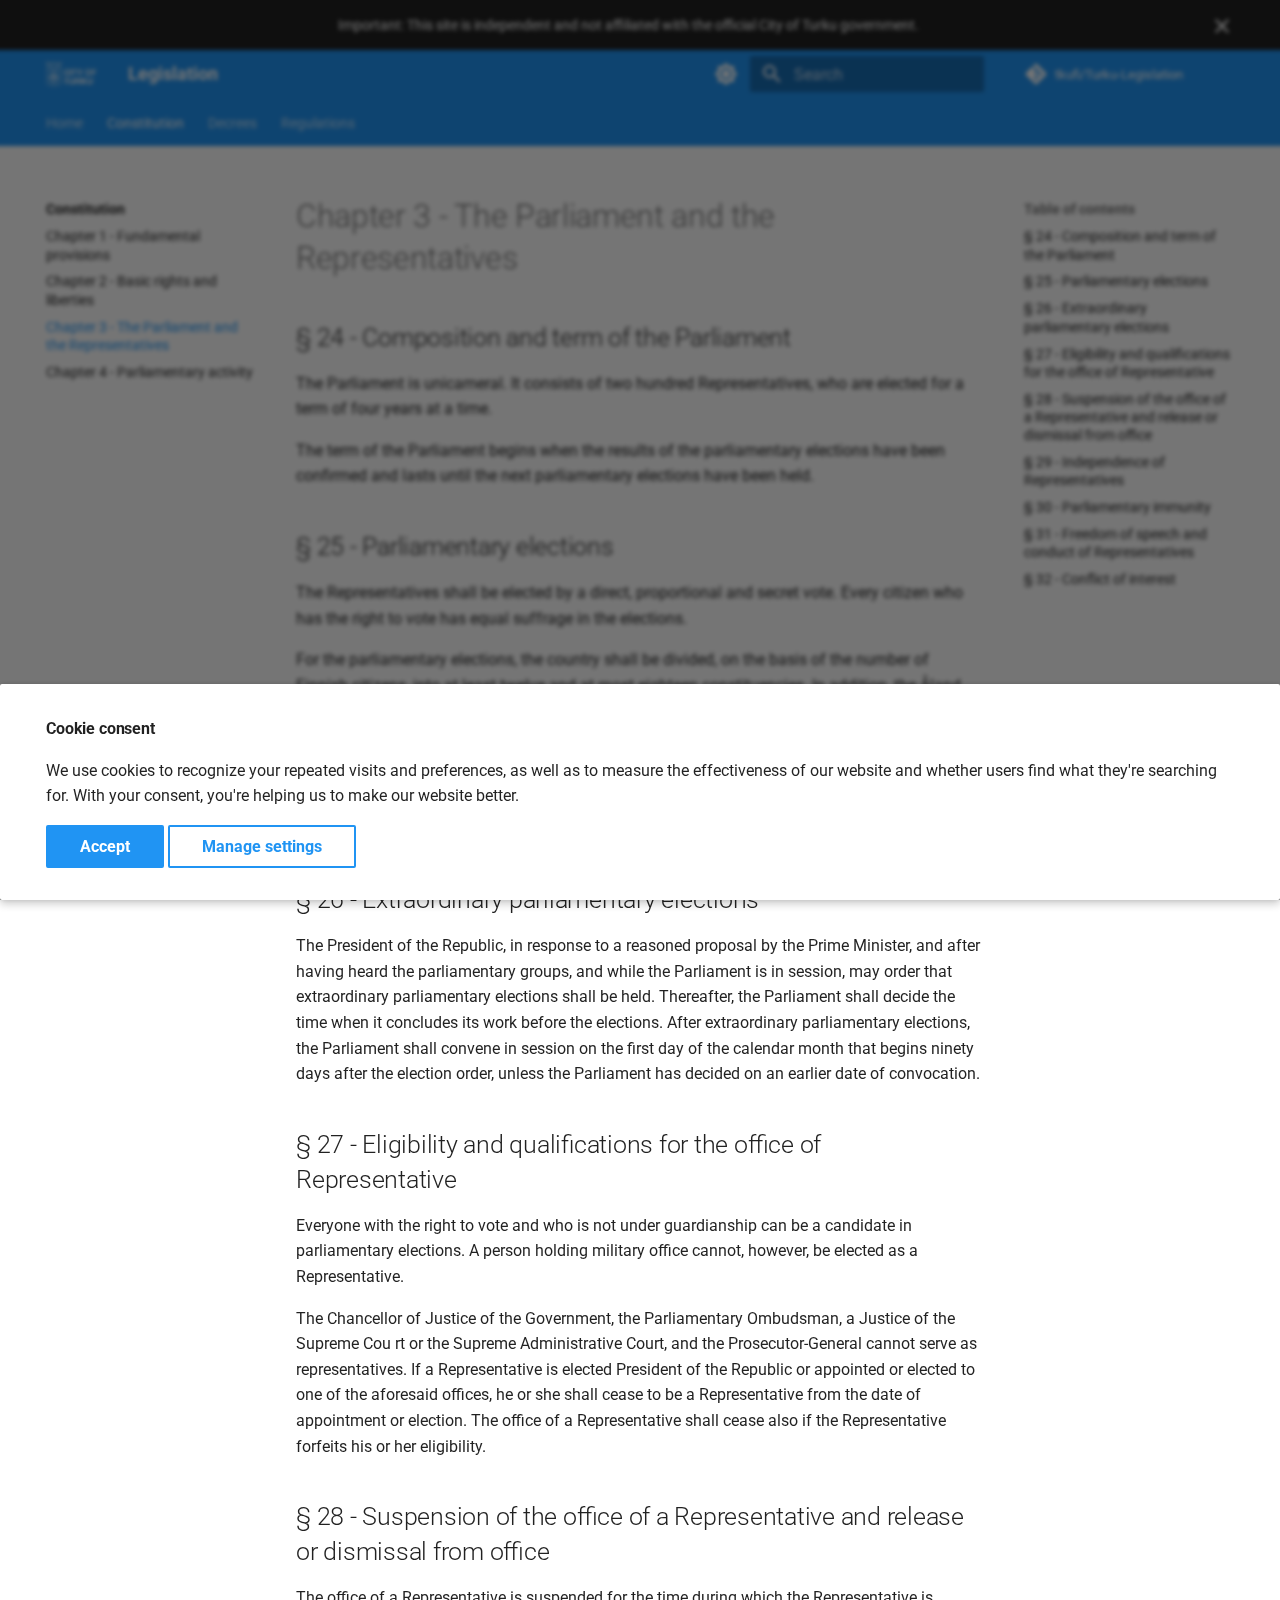
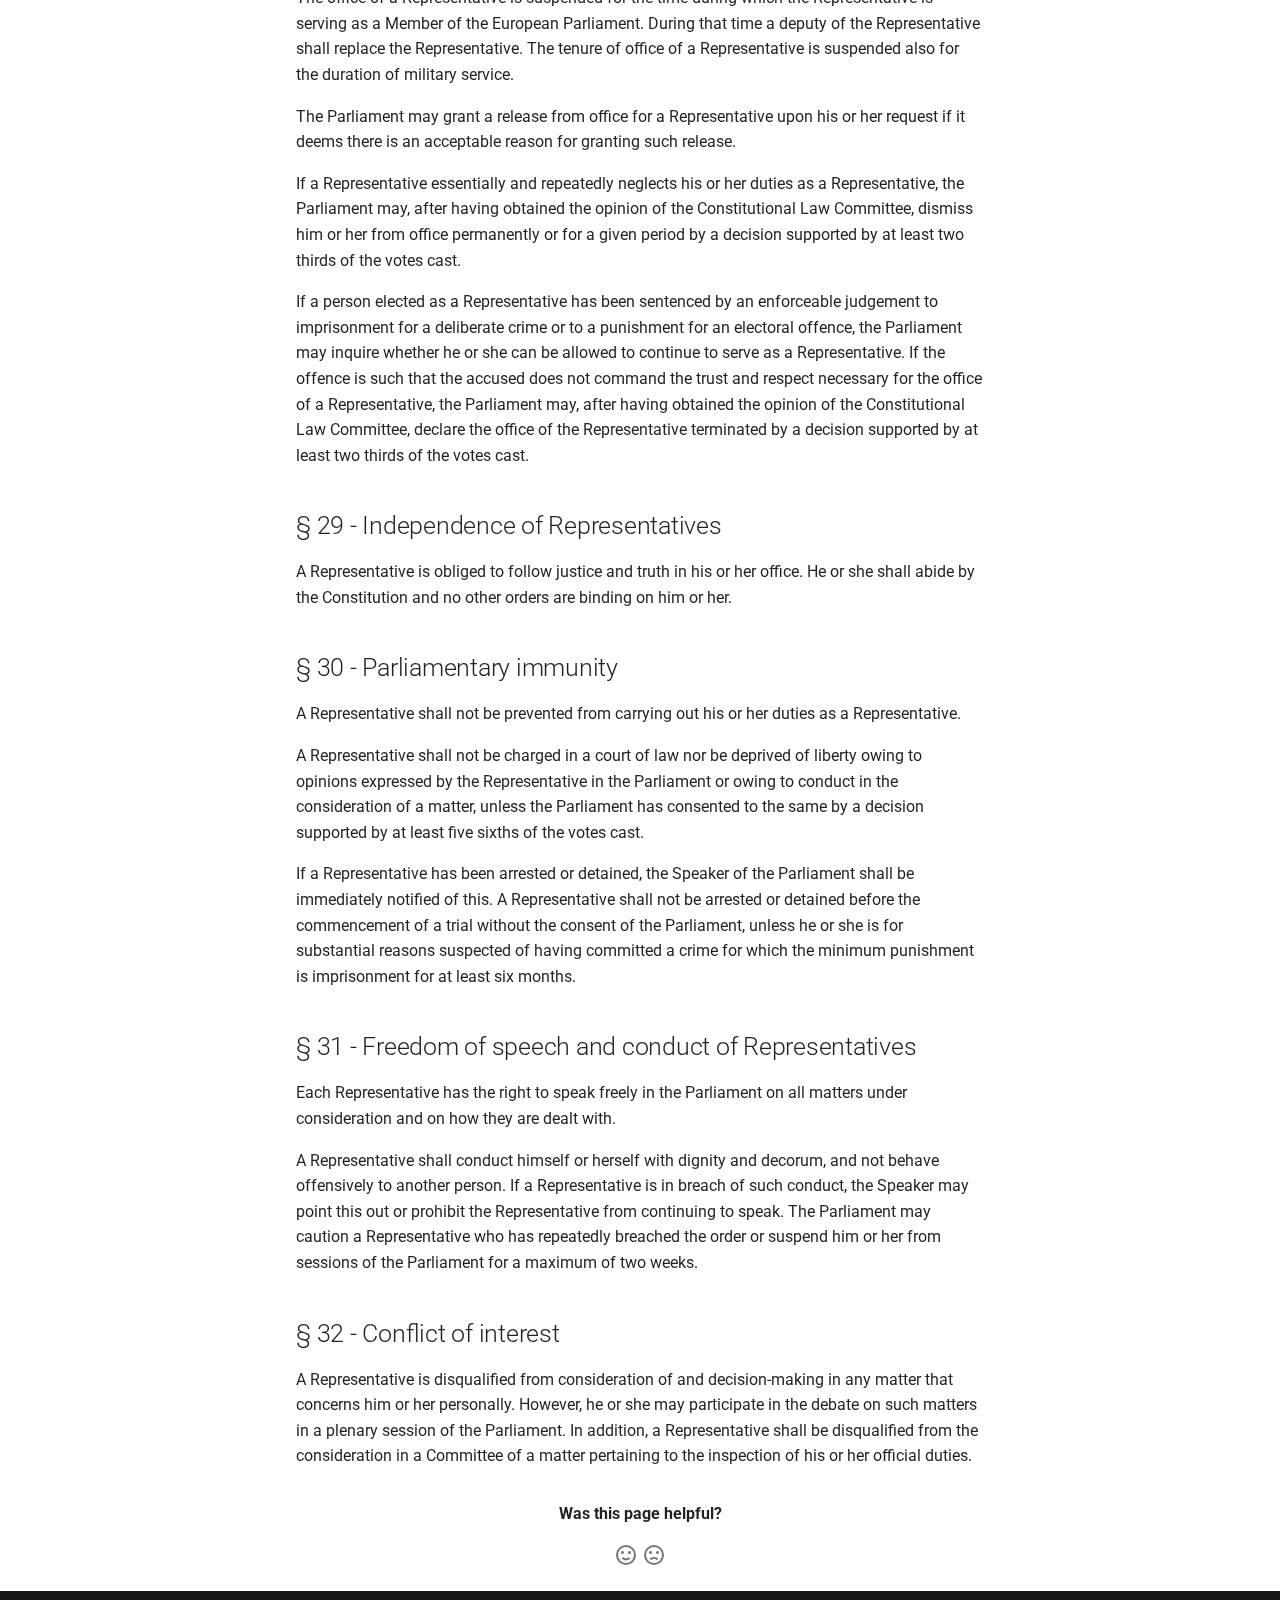
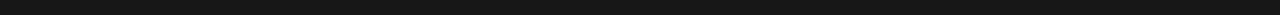
<file: constitution/Chapter 3/index.html>
<!doctype html>
<html lang="en" class="no-js">
  <head>
    
      <meta charset="utf-8">
      <meta name="viewport" content="width=device-width,initial-scale=1">
      
      
      
        <link rel="canonical" href="https://tkufi.github.io/Turku-Legislation/constitution/Chapter%203/">
      
      
        <link rel="prev" href="../Chapter%202/">
      
      
        <link rel="next" href="../Chapter%204/">
      
      
      <link rel="icon" href="../../assets/images/favicon.png">
      <meta name="generator" content="mkdocs-1.6.1, mkdocs-material-9.6.14">
    
    
      
        <title>Chapter 3 - The Parliament and the Representatives - Legislation</title>
      
    
    
      <link rel="stylesheet" href="../../assets/stylesheets/main.342714a4.min.css">
      
        
        <link rel="stylesheet" href="../../assets/stylesheets/palette.06af60db.min.css">
      
      


    
    
      
    
    
      
        
        
        <link rel="preconnect" href="https://fonts.gstatic.com" crossorigin>
        <link rel="stylesheet" href="https://fonts.googleapis.com/css?family=Roboto:300,300i,400,400i,700,700i%7CRoboto+Mono:400,400i,700,700i&display=fallback">
        <style>:root{--md-text-font:"Roboto";--md-code-font:"Roboto Mono"}</style>
      
    
    
    <script>__md_scope=new URL("../..",location),__md_hash=e=>[...e].reduce(((e,_)=>(e<<5)-e+_.charCodeAt(0)),0),__md_get=(e,_=localStorage,t=__md_scope)=>JSON.parse(_.getItem(t.pathname+"."+e)),__md_set=(e,_,t=localStorage,a=__md_scope)=>{try{t.setItem(a.pathname+"."+e,JSON.stringify(_))}catch(e){}}</script>
    
      
  


  
  

<script id="__analytics">function __md_analytics(){function e(){dataLayer.push(arguments)}window.dataLayer=window.dataLayer||[],e("js",new Date),e("config","G-4ZS7RFTTKW"),document.addEventListener("DOMContentLoaded",(function(){document.forms.search&&document.forms.search.query.addEventListener("blur",(function(){this.value&&e("event","search",{search_term:this.value})}));document$.subscribe((function(){var t=document.forms.feedback;if(void 0!==t)for(var a of t.querySelectorAll("[type=submit]"))a.addEventListener("click",(function(a){a.preventDefault();var n=document.location.pathname,d=this.getAttribute("data-md-value");e("event","feedback",{page:n,data:d}),t.firstElementChild.disabled=!0;var r=t.querySelector(".md-feedback__note [data-md-value='"+d+"']");r&&(r.hidden=!1)})),t.hidden=!1})),location$.subscribe((function(t){e("config","G-4ZS7RFTTKW",{page_path:t.pathname})}))}));var t=document.createElement("script");t.async=!0,t.src="https://www.googletagmanager.com/gtag/js?id=G-4ZS7RFTTKW",document.getElementById("__analytics").insertAdjacentElement("afterEnd",t)}</script>
  
    <script>if("undefined"!=typeof __md_analytics){var consent=__md_get("__consent");consent&&consent.analytics&&__md_analytics()}</script>
  

    
    
    
  </head>
  
  
    
    
      
    
    
    
    
    <body dir="ltr" data-md-color-scheme="slate" data-md-color-primary="black" data-md-color-accent="blue">
  
    
    <input class="md-toggle" data-md-toggle="drawer" type="checkbox" id="__drawer" autocomplete="off">
    <input class="md-toggle" data-md-toggle="search" type="checkbox" id="__search" autocomplete="off">
    <label class="md-overlay" for="__drawer"></label>
    <div data-md-component="skip">
      
        
        <a href="#chapter-3-the-parliament-and-the-representatives" class="md-skip">
          Skip to content
        </a>
      
    </div>
    <div data-md-component="announce">
      
        <aside class="md-banner">
          <div class="md-banner__inner md-grid md-typeset">
            
              <button class="md-banner__button md-icon" aria-label="Don't show this again">
                
                <svg xmlns="http://www.w3.org/2000/svg" viewBox="0 0 24 24"><path d="M19 6.41 17.59 5 12 10.59 6.41 5 5 6.41 10.59 12 5 17.59 6.41 19 12 13.41 17.59 19 19 17.59 13.41 12z"/></svg>
              </button>
            
            
<p style="text-align: center;">Important: This site is independent and not affiliated with the official City of Turku
    government.</p>

          </div>
          
            <script>var el=document.querySelector("[data-md-component=announce]");if(el){var content=el.querySelector(".md-typeset");__md_hash(content.innerHTML)===__md_get("__announce")&&(el.hidden=!0)}</script>
          
        </aside>
      
    </div>
    
    
      

<header class="md-header" data-md-component="header">
  <nav class="md-header__inner md-grid" aria-label="Header">
    <a href="../.." title="Legislation" class="md-header__button md-logo" aria-label="Legislation" data-md-component="logo">
      
  <img src="../../assets/logo.png" alt="logo">

    </a>
    <label class="md-header__button md-icon" for="__drawer">
      
      <svg xmlns="http://www.w3.org/2000/svg" viewBox="0 0 24 24"><path d="M3 6h18v2H3zm0 5h18v2H3zm0 5h18v2H3z"/></svg>
    </label>
    <div class="md-header__title" data-md-component="header-title">
      <div class="md-header__ellipsis">
        <div class="md-header__topic">
          <span class="md-ellipsis">
            Legislation
          </span>
        </div>
        <div class="md-header__topic" data-md-component="header-topic">
          <span class="md-ellipsis">
            
              Chapter 3 - The Parliament and the Representatives
            
          </span>
        </div>
      </div>
    </div>
    
      
        <form class="md-header__option" data-md-component="palette">
  
    
    
    
    <input class="md-option" data-md-color-media="(prefers-color-scheme: dark)" data-md-color-scheme="slate" data-md-color-primary="black" data-md-color-accent="blue"  aria-label="Switch to system preference"  type="radio" name="__palette" id="__palette_0">
    
      <label class="md-header__button md-icon" title="Switch to system preference" for="__palette_1" hidden>
        <svg xmlns="http://www.w3.org/2000/svg" viewBox="0 0 24 24"><path d="M12 18c-.89 0-1.74-.2-2.5-.55C11.56 16.5 13 14.42 13 12s-1.44-4.5-3.5-5.45C10.26 6.2 11.11 6 12 6a6 6 0 0 1 6 6 6 6 0 0 1-6 6m8-9.31V4h-4.69L12 .69 8.69 4H4v4.69L.69 12 4 15.31V20h4.69L12 23.31 15.31 20H20v-4.69L23.31 12z"/></svg>
      </label>
    
  
    
    
    
    <input class="md-option" data-md-color-media="(prefers-color-scheme: light)" data-md-color-scheme="default" data-md-color-primary="blue" data-md-color-accent="blue"  aria-label="Switch to dark mode"  type="radio" name="__palette" id="__palette_1">
    
      <label class="md-header__button md-icon" title="Switch to dark mode" for="__palette_0" hidden>
        <svg xmlns="http://www.w3.org/2000/svg" viewBox="0 0 24 24"><path d="M12 8a4 4 0 0 0-4 4 4 4 0 0 0 4 4 4 4 0 0 0 4-4 4 4 0 0 0-4-4m0 10a6 6 0 0 1-6-6 6 6 0 0 1 6-6 6 6 0 0 1 6 6 6 6 0 0 1-6 6m8-9.31V4h-4.69L12 .69 8.69 4H4v4.69L.69 12 4 15.31V20h4.69L12 23.31 15.31 20H20v-4.69L23.31 12z"/></svg>
      </label>
    
  
</form>
      
    
    
      <script>var palette=__md_get("__palette");if(palette&&palette.color){if("(prefers-color-scheme)"===palette.color.media){var media=matchMedia("(prefers-color-scheme: light)"),input=document.querySelector(media.matches?"[data-md-color-media='(prefers-color-scheme: light)']":"[data-md-color-media='(prefers-color-scheme: dark)']");palette.color.media=input.getAttribute("data-md-color-media"),palette.color.scheme=input.getAttribute("data-md-color-scheme"),palette.color.primary=input.getAttribute("data-md-color-primary"),palette.color.accent=input.getAttribute("data-md-color-accent")}for(var[key,value]of Object.entries(palette.color))document.body.setAttribute("data-md-color-"+key,value)}</script>
    
    
    
      
      
        <label class="md-header__button md-icon" for="__search">
          
          <svg xmlns="http://www.w3.org/2000/svg" viewBox="0 0 24 24"><path d="M9.5 3A6.5 6.5 0 0 1 16 9.5c0 1.61-.59 3.09-1.56 4.23l.27.27h.79l5 5-1.5 1.5-5-5v-.79l-.27-.27A6.52 6.52 0 0 1 9.5 16 6.5 6.5 0 0 1 3 9.5 6.5 6.5 0 0 1 9.5 3m0 2C7 5 5 7 5 9.5S7 14 9.5 14 14 12 14 9.5 12 5 9.5 5"/></svg>
        </label>
        <div class="md-search" data-md-component="search" role="dialog">
  <label class="md-search__overlay" for="__search"></label>
  <div class="md-search__inner" role="search">
    <form class="md-search__form" name="search">
      <input type="text" class="md-search__input" name="query" aria-label="Search" placeholder="Search" autocapitalize="off" autocorrect="off" autocomplete="off" spellcheck="false" data-md-component="search-query" required>
      <label class="md-search__icon md-icon" for="__search">
        
        <svg xmlns="http://www.w3.org/2000/svg" viewBox="0 0 24 24"><path d="M9.5 3A6.5 6.5 0 0 1 16 9.5c0 1.61-.59 3.09-1.56 4.23l.27.27h.79l5 5-1.5 1.5-5-5v-.79l-.27-.27A6.52 6.52 0 0 1 9.5 16 6.5 6.5 0 0 1 3 9.5 6.5 6.5 0 0 1 9.5 3m0 2C7 5 5 7 5 9.5S7 14 9.5 14 14 12 14 9.5 12 5 9.5 5"/></svg>
        
        <svg xmlns="http://www.w3.org/2000/svg" viewBox="0 0 24 24"><path d="M20 11v2H8l5.5 5.5-1.42 1.42L4.16 12l7.92-7.92L13.5 5.5 8 11z"/></svg>
      </label>
      <nav class="md-search__options" aria-label="Search">
        
        <button type="reset" class="md-search__icon md-icon" title="Clear" aria-label="Clear" tabindex="-1">
          
          <svg xmlns="http://www.w3.org/2000/svg" viewBox="0 0 24 24"><path d="M19 6.41 17.59 5 12 10.59 6.41 5 5 6.41 10.59 12 5 17.59 6.41 19 12 13.41 17.59 19 19 17.59 13.41 12z"/></svg>
        </button>
      </nav>
      
    </form>
    <div class="md-search__output">
      <div class="md-search__scrollwrap" tabindex="0" data-md-scrollfix>
        <div class="md-search-result" data-md-component="search-result">
          <div class="md-search-result__meta">
            Initializing search
          </div>
          <ol class="md-search-result__list" role="presentation"></ol>
        </div>
      </div>
    </div>
  </div>
</div>
      
    
    
      <div class="md-header__source">
        <a href="https://github.com/tkufi/Turku-Legislation" title="Go to repository" class="md-source" data-md-component="source">
  <div class="md-source__icon md-icon">
    
    <svg xmlns="http://www.w3.org/2000/svg" viewBox="0 0 448 512"><!--! Font Awesome Free 6.7.2 by @fontawesome - https://fontawesome.com License - https://fontawesome.com/license/free (Icons: CC BY 4.0, Fonts: SIL OFL 1.1, Code: MIT License) Copyright 2024 Fonticons, Inc.--><path d="M439.55 236.05 244 40.45a28.87 28.87 0 0 0-40.81 0l-40.66 40.63 51.52 51.52c27.06-9.14 52.68 16.77 43.39 43.68l49.66 49.66c34.23-11.8 61.18 31 35.47 56.69-26.49 26.49-70.21-2.87-56-37.34L240.22 199v121.85c25.3 12.54 22.26 41.85 9.08 55a34.34 34.34 0 0 1-48.55 0c-17.57-17.6-11.07-46.91 11.25-56v-123c-20.8-8.51-24.6-30.74-18.64-45L142.57 101 8.45 235.14a28.86 28.86 0 0 0 0 40.81l195.61 195.6a28.86 28.86 0 0 0 40.8 0l194.69-194.69a28.86 28.86 0 0 0 0-40.81"/></svg>
  </div>
  <div class="md-source__repository">
    tkufi/Turku-Legislation
  </div>
</a>
      </div>
    
  </nav>
  
</header>
    
    <div class="md-container" data-md-component="container">
      
      
        
          
            
<nav class="md-tabs" aria-label="Tabs" data-md-component="tabs">
  <div class="md-grid">
    <ul class="md-tabs__list">
      
        
  
  
  
  
    <li class="md-tabs__item">
      <a href="../.." class="md-tabs__link">
        
  
  
    
  
  Home

      </a>
    </li>
  

      
        
  
  
  
    
  
  
    
    
      <li class="md-tabs__item md-tabs__item--active">
        <a href="../" class="md-tabs__link">
          
  
  
    
  
  Constitution

        </a>
      </li>
    
  

      
        
  
  
  
  
    
    
      <li class="md-tabs__item">
        <a href="../../decrees/" class="md-tabs__link">
          
  
  
    
  
  Decrees

        </a>
      </li>
    
  

      
        
  
  
  
  
    
    
      <li class="md-tabs__item">
        <a href="../../regulations/" class="md-tabs__link">
          
  
  
    
  
  Regulations

        </a>
      </li>
    
  

      
    </ul>
  </div>
</nav>
          
        
      
      <main class="md-main" data-md-component="main">
        <div class="md-main__inner md-grid">
          
            
              
              <div class="md-sidebar md-sidebar--primary" data-md-component="sidebar" data-md-type="navigation" >
                <div class="md-sidebar__scrollwrap">
                  <div class="md-sidebar__inner">
                    


  


<nav class="md-nav md-nav--primary md-nav--lifted" aria-label="Navigation" data-md-level="0">
  <label class="md-nav__title" for="__drawer">
    <a href="../.." title="Legislation" class="md-nav__button md-logo" aria-label="Legislation" data-md-component="logo">
      
  <img src="../../assets/logo.png" alt="logo">

    </a>
    Legislation
  </label>
  
    <div class="md-nav__source">
      <a href="https://github.com/tkufi/Turku-Legislation" title="Go to repository" class="md-source" data-md-component="source">
  <div class="md-source__icon md-icon">
    
    <svg xmlns="http://www.w3.org/2000/svg" viewBox="0 0 448 512"><!--! Font Awesome Free 6.7.2 by @fontawesome - https://fontawesome.com License - https://fontawesome.com/license/free (Icons: CC BY 4.0, Fonts: SIL OFL 1.1, Code: MIT License) Copyright 2024 Fonticons, Inc.--><path d="M439.55 236.05 244 40.45a28.87 28.87 0 0 0-40.81 0l-40.66 40.63 51.52 51.52c27.06-9.14 52.68 16.77 43.39 43.68l49.66 49.66c34.23-11.8 61.18 31 35.47 56.69-26.49 26.49-70.21-2.87-56-37.34L240.22 199v121.85c25.3 12.54 22.26 41.85 9.08 55a34.34 34.34 0 0 1-48.55 0c-17.57-17.6-11.07-46.91 11.25-56v-123c-20.8-8.51-24.6-30.74-18.64-45L142.57 101 8.45 235.14a28.86 28.86 0 0 0 0 40.81l195.61 195.6a28.86 28.86 0 0 0 40.8 0l194.69-194.69a28.86 28.86 0 0 0 0-40.81"/></svg>
  </div>
  <div class="md-source__repository">
    tkufi/Turku-Legislation
  </div>
</a>
    </div>
  
  <ul class="md-nav__list" data-md-scrollfix>
    
      
      
  
  
  
  
    <li class="md-nav__item">
      <a href="../.." class="md-nav__link">
        
  
  
  <span class="md-ellipsis">
    Home
    
  </span>
  

      </a>
    </li>
  

    
      
      
  
  
    
  
  
  
    
    
      
        
          
        
      
        
      
        
      
        
      
        
      
    
    
    
      
        
        
      
      
        
      
    
    
    <li class="md-nav__item md-nav__item--active md-nav__item--section md-nav__item--nested">
      
        
        
        <input class="md-nav__toggle md-toggle " type="checkbox" id="__nav_2" checked>
        
          
          <div class="md-nav__link md-nav__container">
            <a href="../" class="md-nav__link ">
              
  
  
  <span class="md-ellipsis">
    Constitution
    
  </span>
  

            </a>
            
              
              <label class="md-nav__link " for="__nav_2" id="__nav_2_label" tabindex="">
                <span class="md-nav__icon md-icon"></span>
              </label>
            
          </div>
        
        <nav class="md-nav" data-md-level="1" aria-labelledby="__nav_2_label" aria-expanded="true">
          <label class="md-nav__title" for="__nav_2">
            <span class="md-nav__icon md-icon"></span>
            Constitution
          </label>
          <ul class="md-nav__list" data-md-scrollfix>
            
              
            
              
                
  
  
  
  
    <li class="md-nav__item">
      <a href="../Chapter%201/" class="md-nav__link">
        
  
  
  <span class="md-ellipsis">
    Chapter 1 - Fundamental provisions
    
  </span>
  

      </a>
    </li>
  

              
            
              
                
  
  
  
  
    <li class="md-nav__item">
      <a href="../Chapter%202/" class="md-nav__link">
        
  
  
  <span class="md-ellipsis">
    Chapter 2 - Basic rights and liberties
    
  </span>
  

      </a>
    </li>
  

              
            
              
                
  
  
    
  
  
  
    <li class="md-nav__item md-nav__item--active">
      
      <input class="md-nav__toggle md-toggle" type="checkbox" id="__toc">
      
      
        
      
      
        <label class="md-nav__link md-nav__link--active" for="__toc">
          
  
  
  <span class="md-ellipsis">
    Chapter 3 - The Parliament and the Representatives
    
  </span>
  

          <span class="md-nav__icon md-icon"></span>
        </label>
      
      <a href="./" class="md-nav__link md-nav__link--active">
        
  
  
  <span class="md-ellipsis">
    Chapter 3 - The Parliament and the Representatives
    
  </span>
  

      </a>
      
        

<nav class="md-nav md-nav--secondary" aria-label="Table of contents">
  
  
  
    
  
  
    <label class="md-nav__title" for="__toc">
      <span class="md-nav__icon md-icon"></span>
      Table of contents
    </label>
    <ul class="md-nav__list" data-md-component="toc" data-md-scrollfix>
      
        <li class="md-nav__item">
  <a href="#24-composition-and-term-of-the-parliament" class="md-nav__link">
    <span class="md-ellipsis">
      § 24 - Composition and term of the Parliament
    </span>
  </a>
  
</li>
      
        <li class="md-nav__item">
  <a href="#25-parliamentary-elections" class="md-nav__link">
    <span class="md-ellipsis">
      § 25 - Parliamentary elections
    </span>
  </a>
  
</li>
      
        <li class="md-nav__item">
  <a href="#26-extraordinary-parliamentary-elections" class="md-nav__link">
    <span class="md-ellipsis">
      § 26 - Extraordinary parliamentary elections
    </span>
  </a>
  
</li>
      
        <li class="md-nav__item">
  <a href="#27-eligibility-and-qualifications-for-the-office-of-representative" class="md-nav__link">
    <span class="md-ellipsis">
      § 27 - Eligibility and qualifications for the office of Representative
    </span>
  </a>
  
</li>
      
        <li class="md-nav__item">
  <a href="#28-suspension-of-the-office-of-a-representative-and-release-or-dismissal-from-office" class="md-nav__link">
    <span class="md-ellipsis">
      § 28 - Suspension of the office of a Representative and release or dismissal from office
    </span>
  </a>
  
</li>
      
        <li class="md-nav__item">
  <a href="#29-independence-of-representatives" class="md-nav__link">
    <span class="md-ellipsis">
      § 29 - Independence of Representatives
    </span>
  </a>
  
</li>
      
        <li class="md-nav__item">
  <a href="#30-parliamentary-immunity" class="md-nav__link">
    <span class="md-ellipsis">
      § 30 - Parliamentary immunity
    </span>
  </a>
  
</li>
      
        <li class="md-nav__item">
  <a href="#31-freedom-of-speech-and-conduct-of-representatives" class="md-nav__link">
    <span class="md-ellipsis">
      § 31 - Freedom of speech and conduct of Representatives
    </span>
  </a>
  
</li>
      
        <li class="md-nav__item">
  <a href="#32-conflict-of-interest" class="md-nav__link">
    <span class="md-ellipsis">
      § 32 - Conflict of interest
    </span>
  </a>
  
</li>
      
    </ul>
  
</nav>
      
    </li>
  

              
            
              
                
  
  
  
  
    <li class="md-nav__item">
      <a href="../Chapter%204/" class="md-nav__link">
        
  
  
  <span class="md-ellipsis">
    Chapter 4 - Parliamentary activity
    
  </span>
  

      </a>
    </li>
  

              
            
          </ul>
        </nav>
      
    </li>
  

    
      
      
  
  
  
  
    
    
      
        
          
        
      
    
    
    
      
      
        
      
    
    
    <li class="md-nav__item md-nav__item--nested">
      
        
        
        <input class="md-nav__toggle md-toggle " type="checkbox" id="__nav_3" >
        
          
          <div class="md-nav__link md-nav__container">
            <a href="../../decrees/" class="md-nav__link ">
              
  
  
  <span class="md-ellipsis">
    Decrees
    
  </span>
  

            </a>
            
          </div>
        
        <nav class="md-nav" data-md-level="1" aria-labelledby="__nav_3_label" aria-expanded="false">
          <label class="md-nav__title" for="__nav_3">
            <span class="md-nav__icon md-icon"></span>
            Decrees
          </label>
          <ul class="md-nav__list" data-md-scrollfix>
            
              
            
          </ul>
        </nav>
      
    </li>
  

    
      
      
  
  
  
  
    
    
      
        
          
        
      
        
      
        
      
    
    
    
      
      
        
      
    
    
    <li class="md-nav__item md-nav__item--nested">
      
        
        
        <input class="md-nav__toggle md-toggle " type="checkbox" id="__nav_4" >
        
          
          <div class="md-nav__link md-nav__container">
            <a href="../../regulations/" class="md-nav__link ">
              
  
  
  <span class="md-ellipsis">
    Regulations
    
  </span>
  

            </a>
            
              
              <label class="md-nav__link " for="__nav_4" id="__nav_4_label" tabindex="0">
                <span class="md-nav__icon md-icon"></span>
              </label>
            
          </div>
        
        <nav class="md-nav" data-md-level="1" aria-labelledby="__nav_4_label" aria-expanded="false">
          <label class="md-nav__title" for="__nav_4">
            <span class="md-nav__icon md-icon"></span>
            Regulations
          </label>
          <ul class="md-nav__list" data-md-scrollfix>
            
              
            
              
                
  
  
  
  
    <li class="md-nav__item">
      <a href="../../regulations/2025-05-21_DogControl/" class="md-nav__link">
        
  
  
  <span class="md-ellipsis">
    Turku City Regulation on Dog Control
    
  </span>
  

      </a>
    </li>
  

              
            
              
                
  
  
  
  
    <li class="md-nav__item">
      <a href="../../regulations/2025-05-21_WasteManagement/" class="md-nav__link">
        
  
  
  <span class="md-ellipsis">
    Turku City Regulation on Municipal Waste Management
    
  </span>
  

      </a>
    </li>
  

              
            
          </ul>
        </nav>
      
    </li>
  

    
  </ul>
</nav>
                  </div>
                </div>
              </div>
            
            
              
              <div class="md-sidebar md-sidebar--secondary" data-md-component="sidebar" data-md-type="toc" >
                <div class="md-sidebar__scrollwrap">
                  <div class="md-sidebar__inner">
                    

<nav class="md-nav md-nav--secondary" aria-label="Table of contents">
  
  
  
    
  
  
    <label class="md-nav__title" for="__toc">
      <span class="md-nav__icon md-icon"></span>
      Table of contents
    </label>
    <ul class="md-nav__list" data-md-component="toc" data-md-scrollfix>
      
        <li class="md-nav__item">
  <a href="#24-composition-and-term-of-the-parliament" class="md-nav__link">
    <span class="md-ellipsis">
      § 24 - Composition and term of the Parliament
    </span>
  </a>
  
</li>
      
        <li class="md-nav__item">
  <a href="#25-parliamentary-elections" class="md-nav__link">
    <span class="md-ellipsis">
      § 25 - Parliamentary elections
    </span>
  </a>
  
</li>
      
        <li class="md-nav__item">
  <a href="#26-extraordinary-parliamentary-elections" class="md-nav__link">
    <span class="md-ellipsis">
      § 26 - Extraordinary parliamentary elections
    </span>
  </a>
  
</li>
      
        <li class="md-nav__item">
  <a href="#27-eligibility-and-qualifications-for-the-office-of-representative" class="md-nav__link">
    <span class="md-ellipsis">
      § 27 - Eligibility and qualifications for the office of Representative
    </span>
  </a>
  
</li>
      
        <li class="md-nav__item">
  <a href="#28-suspension-of-the-office-of-a-representative-and-release-or-dismissal-from-office" class="md-nav__link">
    <span class="md-ellipsis">
      § 28 - Suspension of the office of a Representative and release or dismissal from office
    </span>
  </a>
  
</li>
      
        <li class="md-nav__item">
  <a href="#29-independence-of-representatives" class="md-nav__link">
    <span class="md-ellipsis">
      § 29 - Independence of Representatives
    </span>
  </a>
  
</li>
      
        <li class="md-nav__item">
  <a href="#30-parliamentary-immunity" class="md-nav__link">
    <span class="md-ellipsis">
      § 30 - Parliamentary immunity
    </span>
  </a>
  
</li>
      
        <li class="md-nav__item">
  <a href="#31-freedom-of-speech-and-conduct-of-representatives" class="md-nav__link">
    <span class="md-ellipsis">
      § 31 - Freedom of speech and conduct of Representatives
    </span>
  </a>
  
</li>
      
        <li class="md-nav__item">
  <a href="#32-conflict-of-interest" class="md-nav__link">
    <span class="md-ellipsis">
      § 32 - Conflict of interest
    </span>
  </a>
  
</li>
      
    </ul>
  
</nav>
                  </div>
                </div>
              </div>
            
          
          
            <div class="md-content" data-md-component="content">
              <article class="md-content__inner md-typeset">
                
                  


  
  


<h1 id="chapter-3-the-parliament-and-the-representatives">Chapter 3 - The Parliament and the Representatives<a class="headerlink" href="#chapter-3-the-parliament-and-the-representatives" title="Permanent link">¶</a></h1>
<h2 id="24-composition-and-term-of-the-parliament">§ 24 - Composition and term of the Parliament<a class="headerlink" href="#24-composition-and-term-of-the-parliament" title="Permanent link">¶</a></h2>
<p>The Parliament is unicameral. It consists of two hundred Representatives, who are elected for a term of four years at a
time.</p>
<p>The term of the Parliament begins when the results of the parliamentary elections have been confirmed and lasts until
the next parliamentary elections have been held.</p>
<h2 id="25-parliamentary-elections">§ 25 - Parliamentary elections<a class="headerlink" href="#25-parliamentary-elections" title="Permanent link">¶</a></h2>
<p>The Representatives shall be elected by a direct, proportional and secret vote. Every citizen who has the right to vote
has equal suffrage in the elections.</p>
<p>For the parliamentary elections, the country shall be divided, on the basis of the number of Finnish citizens, into at
least twelve and at most eighteen constituencies. In addition, the Åland Islands shall form their own constituency for
the election of one Representative.</p>
<p>The right to nominate candidates in parliamentary elections belongs to registered political parties and, as provided by
an Act, to groups of persons who have the right to vote.
More detailed provisions on the timing of parliamentary elections, the nomination of candidates, the conduct of the
elections and the constituencies are laid down by an Act.</p>
<h2 id="26-extraordinary-parliamentary-elections">§ 26 - Extraordinary parliamentary elections<a class="headerlink" href="#26-extraordinary-parliamentary-elections" title="Permanent link">¶</a></h2>
<p>The President of the Republic, in response to a reasoned proposal by the Prime Minister, and after having heard the
parliamentary groups, and while the Parliament is in session, may order that extraordinary parliamentary elections
shall be held. Thereafter, the Parliament shall decide the time when it concludes its work before the elections.
After extraordinary parliamentary elections, the Parliament shall convene in session on the first day of the calendar
month that begins ninety days after the election order, unless the Parliament has decided on an earlier date of
convocation.</p>
<h2 id="27-eligibility-and-qualifications-for-the-office-of-representative">§ 27 - Eligibility and qualifications for the office of Representative<a class="headerlink" href="#27-eligibility-and-qualifications-for-the-office-of-representative" title="Permanent link">¶</a></h2>
<p>Everyone with the right to vote and who is not under guardianship can be a candidate in parliamentary elections.
A person holding military office cannot, however, be elected as a Representative.</p>
<p>The Chancellor of Justice of the Government, the Parliamentary Ombudsman, a Justice of the Supreme Cou rt or the
Supreme Administrative Court, and the Prosecutor-General cannot serve as representatives. If a Representative is
elected President of the Republic or appointed or elected to one of the aforesaid offices, he or she shall cease to be a
Representative from the date of appointment or election. The office of a Representative shall cease also if the
Representative forfeits his or her eligibility.</p>
<h2 id="28-suspension-of-the-office-of-a-representative-and-release-or-dismissal-from-office">§ 28 - Suspension of the office of a Representative and release or dismissal from office<a class="headerlink" href="#28-suspension-of-the-office-of-a-representative-and-release-or-dismissal-from-office" title="Permanent link">¶</a></h2>
<p>The office of a Representative is suspended for the time during which the Representative is serving as a Member of
the European Parliament. During that time a deputy of the Representative shall replace the Representative. The tenure
of office of a Representative is suspended also for the duration of military service.</p>
<p>The Parliament may grant a release from office for a Representative upon his or her request if it deems there is an
acceptable reason for granting such release.</p>
<p>If a Representative essentially and repeatedly neglects his or her duties as a Representative, the Parliament may, after
having obtained the opinion of the Constitutional Law Committee, dismiss him or her from office permanently or for a
given period by a decision supported by at least two thirds of the votes cast.</p>
<p>If a person elected as a Representative has been sentenced by an enforceable judgement to imprisonment for a
deliberate crime or to a punishment for an electoral offence, the Parliament may inquire whether he or she can be
allowed to continue to serve as a Representative. If the offence is such that the accused does not command the trust
and respect necessary for the office of a Representative, the Parliament may, after having obtained the opinion of the
Constitutional Law Committee, declare the office of the Representative terminated by a decision supported by at least
two thirds of the votes cast.</p>
<h2 id="29-independence-of-representatives">§ 29 - Independence of Representatives<a class="headerlink" href="#29-independence-of-representatives" title="Permanent link">¶</a></h2>
<p>A Representative is obliged to follow justice and truth in his or her office. He or she shall abide by the Constitution
and no other orders are binding on him or her.</p>
<h2 id="30-parliamentary-immunity">§ 30 - Parliamentary immunity<a class="headerlink" href="#30-parliamentary-immunity" title="Permanent link">¶</a></h2>
<p>A Representative shall not be prevented from carrying out his or her duties as a Representative.</p>
<p>A Representative shall not be charged in a court of law nor be deprived of liberty owing to opinions expressed by the
Representative in the Parliament or owing to conduct in the consideration of a matter, unless the Parliament has
consented to the same by a decision supported by at least five sixths of the votes cast.</p>
<p>If a Representative has been arrested or detained, the Speaker of the Parliament shall be immediately notified of this.
A Representative shall not be arrested or detained before the commencement of a trial without the consent of the
Parliament, unless he or she is for substantial reasons suspected of having committed a crime for which the minimum
punishment is imprisonment for at least six months.</p>
<h2 id="31-freedom-of-speech-and-conduct-of-representatives">§ 31 - Freedom of speech and conduct of Representatives<a class="headerlink" href="#31-freedom-of-speech-and-conduct-of-representatives" title="Permanent link">¶</a></h2>
<p>Each Representative has the right to speak freely in the Parliament on all matters under consideration and on how
they are dealt with.</p>
<p>A Representative shall conduct himself or herself with dignity and decorum, and not behave offensively to another
person. If a Representative is in breach of such conduct, the Speaker may point this out or prohibit the
Representative from continuing to speak. The Parliament may caution a Representative who has repeatedly breached
the order or suspend him or her from sessions of the Parliament for a maximum of two weeks.</p>
<h2 id="32-conflict-of-interest">§ 32 - Conflict of interest<a class="headerlink" href="#32-conflict-of-interest" title="Permanent link">¶</a></h2>
<p>A Representative is disqualified from consideration of and decision-making in any matter that concerns him or her
personally. However, he or she may participate in the debate on such matters in a plenary session of the Parliament.
In addition, a Representative shall be disqualified from the consideration in a Committee of a matter pertaining to the
inspection of his or her official duties.</p>









  



  <form class="md-feedback" name="feedback" hidden>
    <fieldset>
      <legend class="md-feedback__title">
        Was this page helpful?
      </legend>
      <div class="md-feedback__inner">
        <div class="md-feedback__list">
          
            <button class="md-feedback__icon md-icon" type="submit" title="This page was helpful" data-md-value="1">
              <svg xmlns="http://www.w3.org/2000/svg" viewBox="0 0 24 24"><path d="M20 12a8 8 0 0 0-8-8 8 8 0 0 0-8 8 8 8 0 0 0 8 8 8 8 0 0 0 8-8m2 0a10 10 0 0 1-10 10A10 10 0 0 1 2 12 10 10 0 0 1 12 2a10 10 0 0 1 10 10M10 9.5c0 .8-.7 1.5-1.5 1.5S7 10.3 7 9.5 7.7 8 8.5 8s1.5.7 1.5 1.5m7 0c0 .8-.7 1.5-1.5 1.5S14 10.3 14 9.5 14.7 8 15.5 8s1.5.7 1.5 1.5m-5 7.73c-1.75 0-3.29-.73-4.19-1.81L9.23 14c.45.72 1.52 1.23 2.77 1.23s2.32-.51 2.77-1.23l1.42 1.42c-.9 1.08-2.44 1.81-4.19 1.81"/></svg>
            </button>
          
            <button class="md-feedback__icon md-icon" type="submit" title="This page could be improved" data-md-value="0">
              <svg xmlns="http://www.w3.org/2000/svg" viewBox="0 0 24 24"><path d="M20 12a8 8 0 0 0-8-8 8 8 0 0 0-8 8 8 8 0 0 0 8 8 8 8 0 0 0 8-8m2 0a10 10 0 0 1-10 10A10 10 0 0 1 2 12 10 10 0 0 1 12 2a10 10 0 0 1 10 10m-6.5-4c.8 0 1.5.7 1.5 1.5s-.7 1.5-1.5 1.5-1.5-.7-1.5-1.5.7-1.5 1.5-1.5M10 9.5c0 .8-.7 1.5-1.5 1.5S7 10.3 7 9.5 7.7 8 8.5 8s1.5.7 1.5 1.5m2 4.5c1.75 0 3.29.72 4.19 1.81l-1.42 1.42C14.32 16.5 13.25 16 12 16s-2.32.5-2.77 1.23l-1.42-1.42C8.71 14.72 10.25 14 12 14"/></svg>
            </button>
          
        </div>
        <div class="md-feedback__note">
          
            <div data-md-value="1" hidden>
              
              
                
              
              
              
                
                
              
              Thanks for your feedback!
            </div>
          
            <div data-md-value="0" hidden>
              
              
                
              
              
              
                
                
              
              Womp womp.
            </div>
          
        </div>
      </div>
    </fieldset>
  </form>


                
              </article>
            </div>
          
          
<script>var target=document.getElementById(location.hash.slice(1));target&&target.name&&(target.checked=target.name.startsWith("__tabbed_"))</script>
        </div>
        
          <button type="button" class="md-top md-icon" data-md-component="top" hidden>
  
  <svg xmlns="http://www.w3.org/2000/svg" viewBox="0 0 24 24"><path d="M13 20h-2V8l-5.5 5.5-1.42-1.42L12 4.16l7.92 7.92-1.42 1.42L13 8z"/></svg>
  Back to top
</button>
        
      </main>
      
        <footer class="md-footer">
  
  <div class="md-footer-meta md-typeset">
    <div class="md-footer-meta__inner md-grid">
      <div class="md-copyright">
  
  
</div>
      
    </div>
  </div>
</footer>
      
    </div>
    <div class="md-dialog" data-md-component="dialog">
      <div class="md-dialog__inner md-typeset"></div>
    </div>
    
    
      <div class="md-consent" data-md-component="consent" id="__consent" hidden>
        <div class="md-consent__overlay"></div>
        <aside class="md-consent__inner">
          <form class="md-consent__form md-grid md-typeset" name="consent">
            


  


<h4>Cookie consent</h4>
<p>We use cookies to recognize your repeated visits and preferences, as well as to measure the effectiveness of our website and whether users find what they're searching for. With your consent, you're helping us to make our website better.</p>
<input class="md-toggle" type="checkbox" id="__settings" >
<div class="md-consent__settings">
  <ul class="task-list">
    
    
      
        
  
  
    
    
  
  <li class="task-list-item">
    <label class="task-list-control">
      <input type="checkbox" name="analytics" checked>
      <span class="task-list-indicator"></span>
      Google Analytics
    </label>
  </li>

      
    
    
      
        
  
  
    
    
  
  <li class="task-list-item">
    <label class="task-list-control">
      <input type="checkbox" name="github" checked>
      <span class="task-list-indicator"></span>
      GitHub
    </label>
  </li>

      
    
    
  </ul>
</div>
<div class="md-consent__controls">
  
    
      <button class="md-button md-button--primary">Accept</button>
    
    
    
  
    
    
    
      <label class="md-button" for="__settings">Manage settings</label>
    
  
</div>
          </form>
        </aside>
      </div>
      <script>var consent=__md_get("__consent");if(consent)for(var input of document.forms.consent.elements)input.name&&(input.checked=consent[input.name]||!1);else"file:"!==location.protocol&&setTimeout((function(){document.querySelector("[data-md-component=consent]").hidden=!1}),250);var form=document.forms.consent;for(var action of["submit","reset"])form.addEventListener(action,(function(e){if(e.preventDefault(),"reset"===e.type)for(var n of document.forms.consent.elements)n.name&&(n.checked=!1);__md_set("__consent",Object.fromEntries(Array.from(new FormData(form).keys()).map((function(e){return[e,!0]})))),location.hash="",location.reload()}))</script>
    
    
      
      <script id="__config" type="application/json">{"base": "../..", "features": ["navigation.tabs", "navigation.sections", "navigation.path", "navigation.indexes", "navigation.top", "announce.dismiss"], "search": "../../assets/javascripts/workers/search.d50fe291.min.js", "tags": {"failed": "failed", "passed": "passed", "pending": "pending"}, "translations": {"clipboard.copied": "Copied to clipboard", "clipboard.copy": "Copy to clipboard", "search.result.more.one": "1 more on this page", "search.result.more.other": "# more on this page", "search.result.none": "No matching documents", "search.result.one": "1 matching document", "search.result.other": "# matching documents", "search.result.placeholder": "Type to start searching", "search.result.term.missing": "Missing", "select.version": "Select version"}, "version": null}</script>
    
    
      <script src="../../assets/javascripts/bundle.13a4f30d.min.js"></script>
      
        <script src="../../javascripts/feedback.js"></script>
      
    
  </body>
</html>
</file>
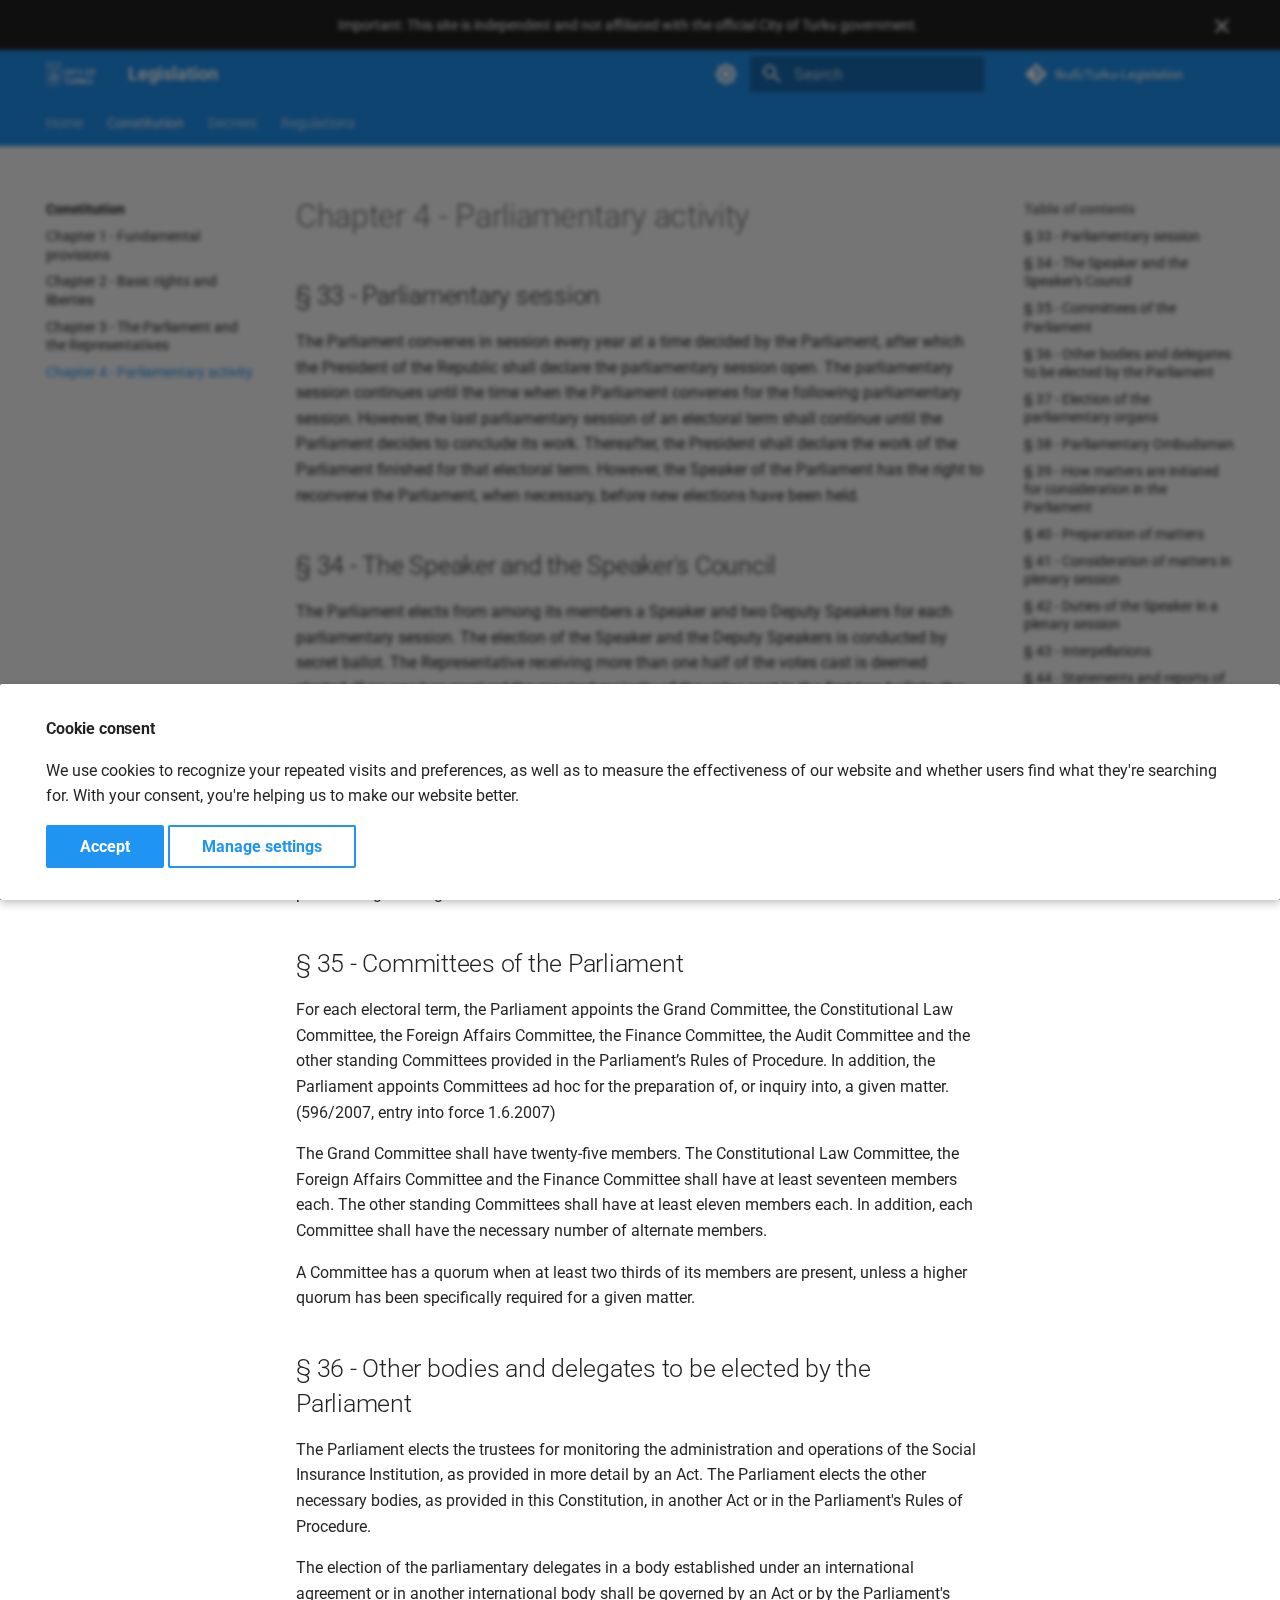
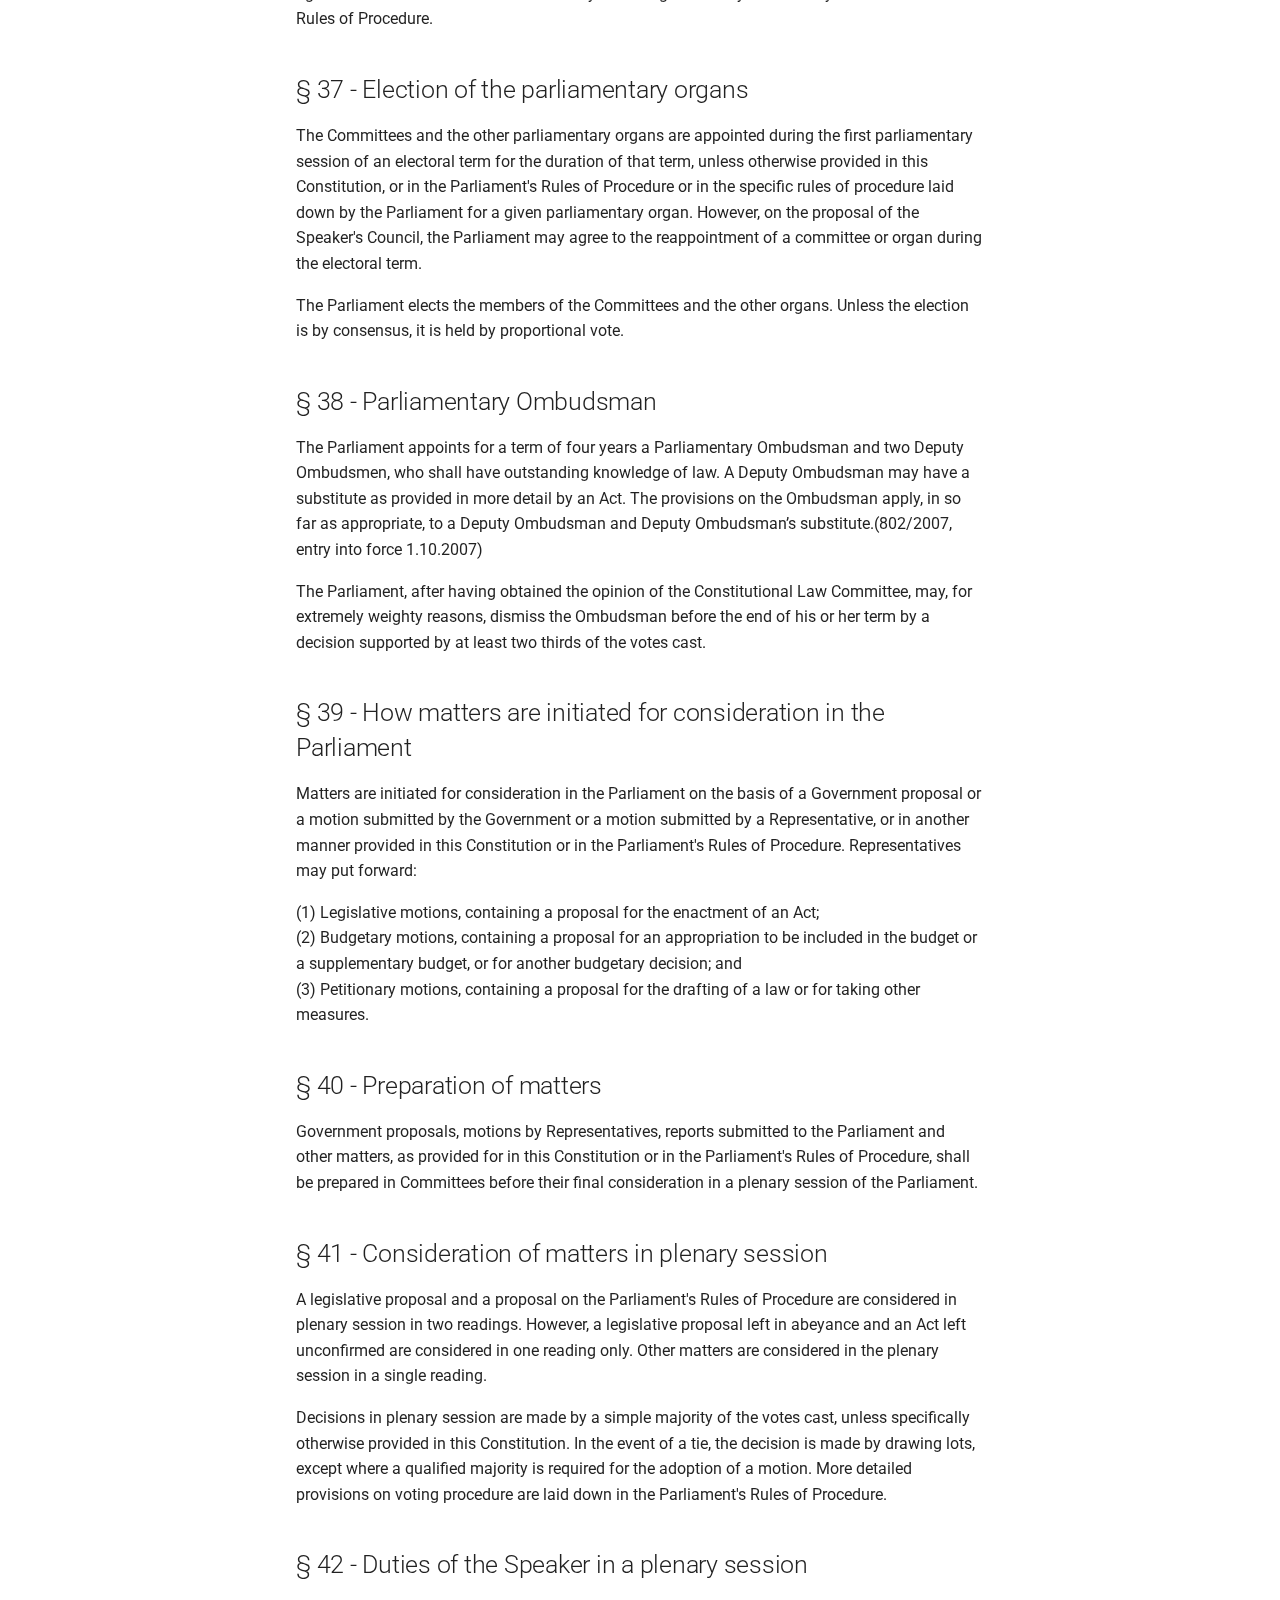
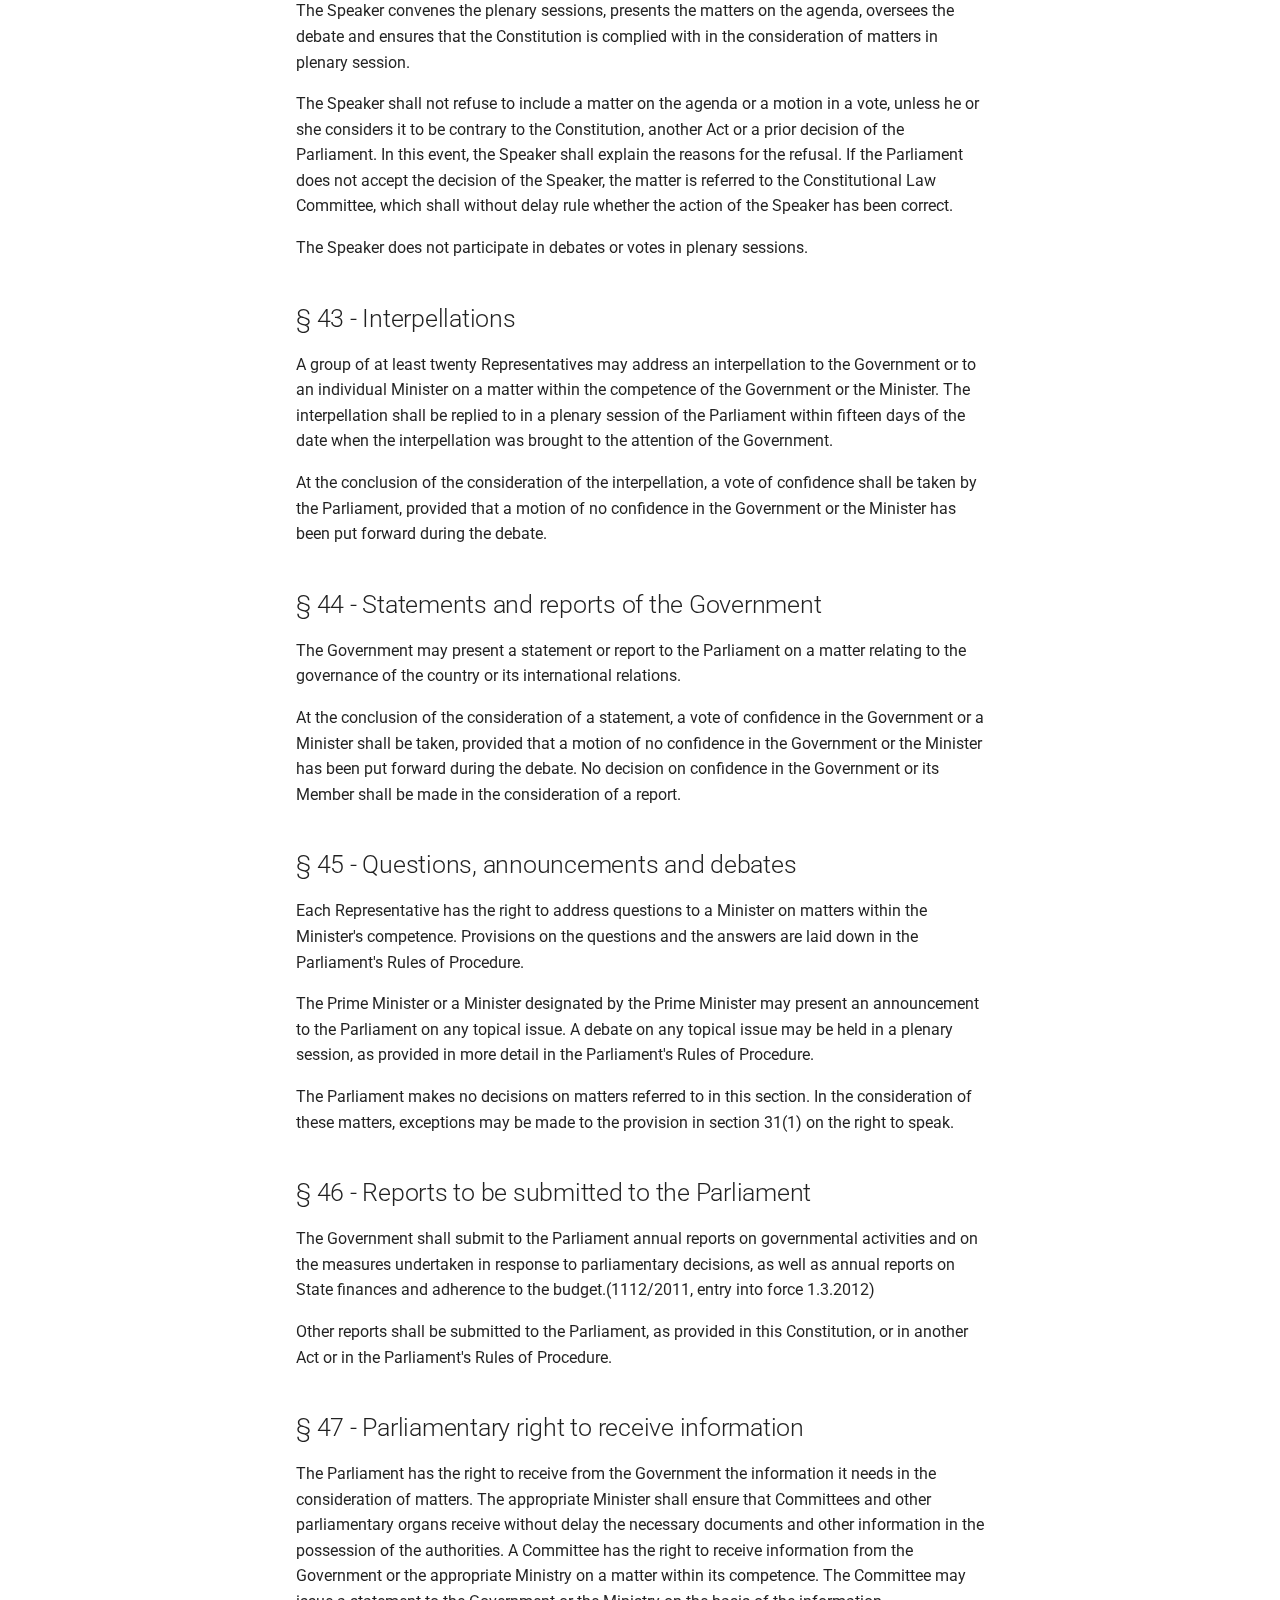
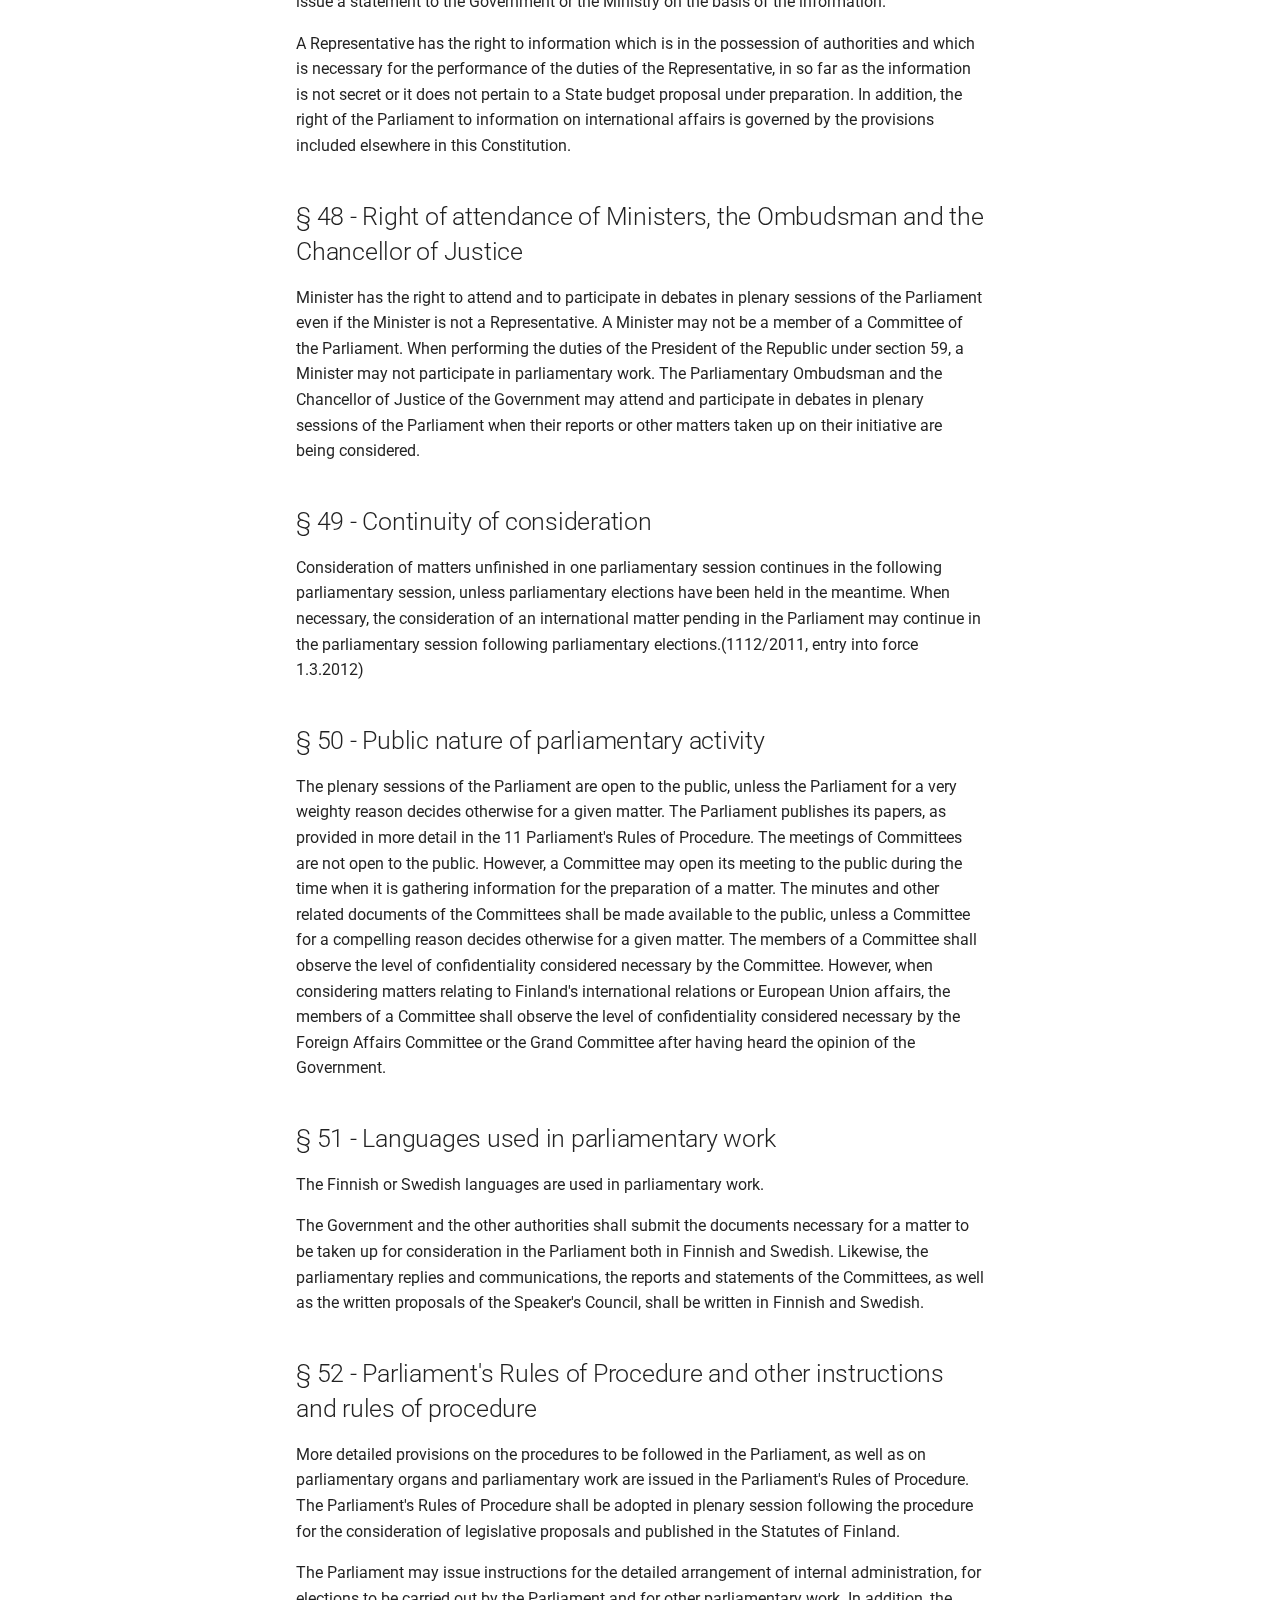
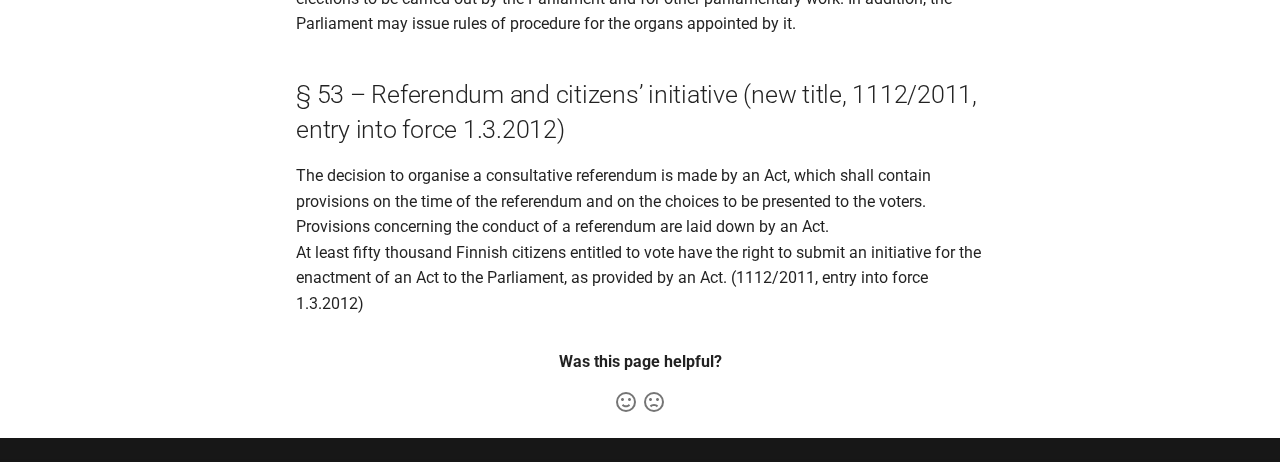
<file: constitution/Chapter 4/index.html>
<!doctype html>
<html lang="en" class="no-js">
  <head>
    
      <meta charset="utf-8">
      <meta name="viewport" content="width=device-width,initial-scale=1">
      
      
      
        <link rel="canonical" href="https://tkufi.github.io/Turku-Legislation/constitution/Chapter%204/">
      
      
        <link rel="prev" href="../Chapter%203/">
      
      
        <link rel="next" href="../../decrees/">
      
      
      <link rel="icon" href="../../assets/images/favicon.png">
      <meta name="generator" content="mkdocs-1.6.1, mkdocs-material-9.6.14">
    
    
      
        <title>Chapter 4 - Parliamentary activity - Legislation</title>
      
    
    
      <link rel="stylesheet" href="../../assets/stylesheets/main.342714a4.min.css">
      
        
        <link rel="stylesheet" href="../../assets/stylesheets/palette.06af60db.min.css">
      
      


    
    
      
    
    
      
        
        
        <link rel="preconnect" href="https://fonts.gstatic.com" crossorigin>
        <link rel="stylesheet" href="https://fonts.googleapis.com/css?family=Roboto:300,300i,400,400i,700,700i%7CRoboto+Mono:400,400i,700,700i&display=fallback">
        <style>:root{--md-text-font:"Roboto";--md-code-font:"Roboto Mono"}</style>
      
    
    
    <script>__md_scope=new URL("../..",location),__md_hash=e=>[...e].reduce(((e,_)=>(e<<5)-e+_.charCodeAt(0)),0),__md_get=(e,_=localStorage,t=__md_scope)=>JSON.parse(_.getItem(t.pathname+"."+e)),__md_set=(e,_,t=localStorage,a=__md_scope)=>{try{t.setItem(a.pathname+"."+e,JSON.stringify(_))}catch(e){}}</script>
    
      
  


  
  

<script id="__analytics">function __md_analytics(){function e(){dataLayer.push(arguments)}window.dataLayer=window.dataLayer||[],e("js",new Date),e("config","G-4ZS7RFTTKW"),document.addEventListener("DOMContentLoaded",(function(){document.forms.search&&document.forms.search.query.addEventListener("blur",(function(){this.value&&e("event","search",{search_term:this.value})}));document$.subscribe((function(){var t=document.forms.feedback;if(void 0!==t)for(var a of t.querySelectorAll("[type=submit]"))a.addEventListener("click",(function(a){a.preventDefault();var n=document.location.pathname,d=this.getAttribute("data-md-value");e("event","feedback",{page:n,data:d}),t.firstElementChild.disabled=!0;var r=t.querySelector(".md-feedback__note [data-md-value='"+d+"']");r&&(r.hidden=!1)})),t.hidden=!1})),location$.subscribe((function(t){e("config","G-4ZS7RFTTKW",{page_path:t.pathname})}))}));var t=document.createElement("script");t.async=!0,t.src="https://www.googletagmanager.com/gtag/js?id=G-4ZS7RFTTKW",document.getElementById("__analytics").insertAdjacentElement("afterEnd",t)}</script>
  
    <script>if("undefined"!=typeof __md_analytics){var consent=__md_get("__consent");consent&&consent.analytics&&__md_analytics()}</script>
  

    
    
    
  </head>
  
  
    
    
      
    
    
    
    
    <body dir="ltr" data-md-color-scheme="slate" data-md-color-primary="black" data-md-color-accent="blue">
  
    
    <input class="md-toggle" data-md-toggle="drawer" type="checkbox" id="__drawer" autocomplete="off">
    <input class="md-toggle" data-md-toggle="search" type="checkbox" id="__search" autocomplete="off">
    <label class="md-overlay" for="__drawer"></label>
    <div data-md-component="skip">
      
        
        <a href="#chapter-4-parliamentary-activity" class="md-skip">
          Skip to content
        </a>
      
    </div>
    <div data-md-component="announce">
      
        <aside class="md-banner">
          <div class="md-banner__inner md-grid md-typeset">
            
              <button class="md-banner__button md-icon" aria-label="Don't show this again">
                
                <svg xmlns="http://www.w3.org/2000/svg" viewBox="0 0 24 24"><path d="M19 6.41 17.59 5 12 10.59 6.41 5 5 6.41 10.59 12 5 17.59 6.41 19 12 13.41 17.59 19 19 17.59 13.41 12z"/></svg>
              </button>
            
            
<p style="text-align: center;">Important: This site is independent and not affiliated with the official City of Turku
    government.</p>

          </div>
          
            <script>var el=document.querySelector("[data-md-component=announce]");if(el){var content=el.querySelector(".md-typeset");__md_hash(content.innerHTML)===__md_get("__announce")&&(el.hidden=!0)}</script>
          
        </aside>
      
    </div>
    
    
      

<header class="md-header" data-md-component="header">
  <nav class="md-header__inner md-grid" aria-label="Header">
    <a href="../.." title="Legislation" class="md-header__button md-logo" aria-label="Legislation" data-md-component="logo">
      
  <img src="../../assets/logo.png" alt="logo">

    </a>
    <label class="md-header__button md-icon" for="__drawer">
      
      <svg xmlns="http://www.w3.org/2000/svg" viewBox="0 0 24 24"><path d="M3 6h18v2H3zm0 5h18v2H3zm0 5h18v2H3z"/></svg>
    </label>
    <div class="md-header__title" data-md-component="header-title">
      <div class="md-header__ellipsis">
        <div class="md-header__topic">
          <span class="md-ellipsis">
            Legislation
          </span>
        </div>
        <div class="md-header__topic" data-md-component="header-topic">
          <span class="md-ellipsis">
            
              Chapter 4 - Parliamentary activity
            
          </span>
        </div>
      </div>
    </div>
    
      
        <form class="md-header__option" data-md-component="palette">
  
    
    
    
    <input class="md-option" data-md-color-media="(prefers-color-scheme: dark)" data-md-color-scheme="slate" data-md-color-primary="black" data-md-color-accent="blue"  aria-label="Switch to system preference"  type="radio" name="__palette" id="__palette_0">
    
      <label class="md-header__button md-icon" title="Switch to system preference" for="__palette_1" hidden>
        <svg xmlns="http://www.w3.org/2000/svg" viewBox="0 0 24 24"><path d="M12 18c-.89 0-1.74-.2-2.5-.55C11.56 16.5 13 14.42 13 12s-1.44-4.5-3.5-5.45C10.26 6.2 11.11 6 12 6a6 6 0 0 1 6 6 6 6 0 0 1-6 6m8-9.31V4h-4.69L12 .69 8.69 4H4v4.69L.69 12 4 15.31V20h4.69L12 23.31 15.31 20H20v-4.69L23.31 12z"/></svg>
      </label>
    
  
    
    
    
    <input class="md-option" data-md-color-media="(prefers-color-scheme: light)" data-md-color-scheme="default" data-md-color-primary="blue" data-md-color-accent="blue"  aria-label="Switch to dark mode"  type="radio" name="__palette" id="__palette_1">
    
      <label class="md-header__button md-icon" title="Switch to dark mode" for="__palette_0" hidden>
        <svg xmlns="http://www.w3.org/2000/svg" viewBox="0 0 24 24"><path d="M12 8a4 4 0 0 0-4 4 4 4 0 0 0 4 4 4 4 0 0 0 4-4 4 4 0 0 0-4-4m0 10a6 6 0 0 1-6-6 6 6 0 0 1 6-6 6 6 0 0 1 6 6 6 6 0 0 1-6 6m8-9.31V4h-4.69L12 .69 8.69 4H4v4.69L.69 12 4 15.31V20h4.69L12 23.31 15.31 20H20v-4.69L23.31 12z"/></svg>
      </label>
    
  
</form>
      
    
    
      <script>var palette=__md_get("__palette");if(palette&&palette.color){if("(prefers-color-scheme)"===palette.color.media){var media=matchMedia("(prefers-color-scheme: light)"),input=document.querySelector(media.matches?"[data-md-color-media='(prefers-color-scheme: light)']":"[data-md-color-media='(prefers-color-scheme: dark)']");palette.color.media=input.getAttribute("data-md-color-media"),palette.color.scheme=input.getAttribute("data-md-color-scheme"),palette.color.primary=input.getAttribute("data-md-color-primary"),palette.color.accent=input.getAttribute("data-md-color-accent")}for(var[key,value]of Object.entries(palette.color))document.body.setAttribute("data-md-color-"+key,value)}</script>
    
    
    
      
      
        <label class="md-header__button md-icon" for="__search">
          
          <svg xmlns="http://www.w3.org/2000/svg" viewBox="0 0 24 24"><path d="M9.5 3A6.5 6.5 0 0 1 16 9.5c0 1.61-.59 3.09-1.56 4.23l.27.27h.79l5 5-1.5 1.5-5-5v-.79l-.27-.27A6.52 6.52 0 0 1 9.5 16 6.5 6.5 0 0 1 3 9.5 6.5 6.5 0 0 1 9.5 3m0 2C7 5 5 7 5 9.5S7 14 9.5 14 14 12 14 9.5 12 5 9.5 5"/></svg>
        </label>
        <div class="md-search" data-md-component="search" role="dialog">
  <label class="md-search__overlay" for="__search"></label>
  <div class="md-search__inner" role="search">
    <form class="md-search__form" name="search">
      <input type="text" class="md-search__input" name="query" aria-label="Search" placeholder="Search" autocapitalize="off" autocorrect="off" autocomplete="off" spellcheck="false" data-md-component="search-query" required>
      <label class="md-search__icon md-icon" for="__search">
        
        <svg xmlns="http://www.w3.org/2000/svg" viewBox="0 0 24 24"><path d="M9.5 3A6.5 6.5 0 0 1 16 9.5c0 1.61-.59 3.09-1.56 4.23l.27.27h.79l5 5-1.5 1.5-5-5v-.79l-.27-.27A6.52 6.52 0 0 1 9.5 16 6.5 6.5 0 0 1 3 9.5 6.5 6.5 0 0 1 9.5 3m0 2C7 5 5 7 5 9.5S7 14 9.5 14 14 12 14 9.5 12 5 9.5 5"/></svg>
        
        <svg xmlns="http://www.w3.org/2000/svg" viewBox="0 0 24 24"><path d="M20 11v2H8l5.5 5.5-1.42 1.42L4.16 12l7.92-7.92L13.5 5.5 8 11z"/></svg>
      </label>
      <nav class="md-search__options" aria-label="Search">
        
        <button type="reset" class="md-search__icon md-icon" title="Clear" aria-label="Clear" tabindex="-1">
          
          <svg xmlns="http://www.w3.org/2000/svg" viewBox="0 0 24 24"><path d="M19 6.41 17.59 5 12 10.59 6.41 5 5 6.41 10.59 12 5 17.59 6.41 19 12 13.41 17.59 19 19 17.59 13.41 12z"/></svg>
        </button>
      </nav>
      
    </form>
    <div class="md-search__output">
      <div class="md-search__scrollwrap" tabindex="0" data-md-scrollfix>
        <div class="md-search-result" data-md-component="search-result">
          <div class="md-search-result__meta">
            Initializing search
          </div>
          <ol class="md-search-result__list" role="presentation"></ol>
        </div>
      </div>
    </div>
  </div>
</div>
      
    
    
      <div class="md-header__source">
        <a href="https://github.com/tkufi/Turku-Legislation" title="Go to repository" class="md-source" data-md-component="source">
  <div class="md-source__icon md-icon">
    
    <svg xmlns="http://www.w3.org/2000/svg" viewBox="0 0 448 512"><!--! Font Awesome Free 6.7.2 by @fontawesome - https://fontawesome.com License - https://fontawesome.com/license/free (Icons: CC BY 4.0, Fonts: SIL OFL 1.1, Code: MIT License) Copyright 2024 Fonticons, Inc.--><path d="M439.55 236.05 244 40.45a28.87 28.87 0 0 0-40.81 0l-40.66 40.63 51.52 51.52c27.06-9.14 52.68 16.77 43.39 43.68l49.66 49.66c34.23-11.8 61.18 31 35.47 56.69-26.49 26.49-70.21-2.87-56-37.34L240.22 199v121.85c25.3 12.54 22.26 41.85 9.08 55a34.34 34.34 0 0 1-48.55 0c-17.57-17.6-11.07-46.91 11.25-56v-123c-20.8-8.51-24.6-30.74-18.64-45L142.57 101 8.45 235.14a28.86 28.86 0 0 0 0 40.81l195.61 195.6a28.86 28.86 0 0 0 40.8 0l194.69-194.69a28.86 28.86 0 0 0 0-40.81"/></svg>
  </div>
  <div class="md-source__repository">
    tkufi/Turku-Legislation
  </div>
</a>
      </div>
    
  </nav>
  
</header>
    
    <div class="md-container" data-md-component="container">
      
      
        
          
            
<nav class="md-tabs" aria-label="Tabs" data-md-component="tabs">
  <div class="md-grid">
    <ul class="md-tabs__list">
      
        
  
  
  
  
    <li class="md-tabs__item">
      <a href="../.." class="md-tabs__link">
        
  
  
    
  
  Home

      </a>
    </li>
  

      
        
  
  
  
    
  
  
    
    
      <li class="md-tabs__item md-tabs__item--active">
        <a href="../" class="md-tabs__link">
          
  
  
    
  
  Constitution

        </a>
      </li>
    
  

      
        
  
  
  
  
    
    
      <li class="md-tabs__item">
        <a href="../../decrees/" class="md-tabs__link">
          
  
  
    
  
  Decrees

        </a>
      </li>
    
  

      
        
  
  
  
  
    
    
      <li class="md-tabs__item">
        <a href="../../regulations/" class="md-tabs__link">
          
  
  
    
  
  Regulations

        </a>
      </li>
    
  

      
    </ul>
  </div>
</nav>
          
        
      
      <main class="md-main" data-md-component="main">
        <div class="md-main__inner md-grid">
          
            
              
              <div class="md-sidebar md-sidebar--primary" data-md-component="sidebar" data-md-type="navigation" >
                <div class="md-sidebar__scrollwrap">
                  <div class="md-sidebar__inner">
                    


  


<nav class="md-nav md-nav--primary md-nav--lifted" aria-label="Navigation" data-md-level="0">
  <label class="md-nav__title" for="__drawer">
    <a href="../.." title="Legislation" class="md-nav__button md-logo" aria-label="Legislation" data-md-component="logo">
      
  <img src="../../assets/logo.png" alt="logo">

    </a>
    Legislation
  </label>
  
    <div class="md-nav__source">
      <a href="https://github.com/tkufi/Turku-Legislation" title="Go to repository" class="md-source" data-md-component="source">
  <div class="md-source__icon md-icon">
    
    <svg xmlns="http://www.w3.org/2000/svg" viewBox="0 0 448 512"><!--! Font Awesome Free 6.7.2 by @fontawesome - https://fontawesome.com License - https://fontawesome.com/license/free (Icons: CC BY 4.0, Fonts: SIL OFL 1.1, Code: MIT License) Copyright 2024 Fonticons, Inc.--><path d="M439.55 236.05 244 40.45a28.87 28.87 0 0 0-40.81 0l-40.66 40.63 51.52 51.52c27.06-9.14 52.68 16.77 43.39 43.68l49.66 49.66c34.23-11.8 61.18 31 35.47 56.69-26.49 26.49-70.21-2.87-56-37.34L240.22 199v121.85c25.3 12.54 22.26 41.85 9.08 55a34.34 34.34 0 0 1-48.55 0c-17.57-17.6-11.07-46.91 11.25-56v-123c-20.8-8.51-24.6-30.74-18.64-45L142.57 101 8.45 235.14a28.86 28.86 0 0 0 0 40.81l195.61 195.6a28.86 28.86 0 0 0 40.8 0l194.69-194.69a28.86 28.86 0 0 0 0-40.81"/></svg>
  </div>
  <div class="md-source__repository">
    tkufi/Turku-Legislation
  </div>
</a>
    </div>
  
  <ul class="md-nav__list" data-md-scrollfix>
    
      
      
  
  
  
  
    <li class="md-nav__item">
      <a href="../.." class="md-nav__link">
        
  
  
  <span class="md-ellipsis">
    Home
    
  </span>
  

      </a>
    </li>
  

    
      
      
  
  
    
  
  
  
    
    
      
        
          
        
      
        
      
        
      
        
      
        
      
    
    
    
      
        
        
      
      
        
      
    
    
    <li class="md-nav__item md-nav__item--active md-nav__item--section md-nav__item--nested">
      
        
        
        <input class="md-nav__toggle md-toggle " type="checkbox" id="__nav_2" checked>
        
          
          <div class="md-nav__link md-nav__container">
            <a href="../" class="md-nav__link ">
              
  
  
  <span class="md-ellipsis">
    Constitution
    
  </span>
  

            </a>
            
              
              <label class="md-nav__link " for="__nav_2" id="__nav_2_label" tabindex="">
                <span class="md-nav__icon md-icon"></span>
              </label>
            
          </div>
        
        <nav class="md-nav" data-md-level="1" aria-labelledby="__nav_2_label" aria-expanded="true">
          <label class="md-nav__title" for="__nav_2">
            <span class="md-nav__icon md-icon"></span>
            Constitution
          </label>
          <ul class="md-nav__list" data-md-scrollfix>
            
              
            
              
                
  
  
  
  
    <li class="md-nav__item">
      <a href="../Chapter%201/" class="md-nav__link">
        
  
  
  <span class="md-ellipsis">
    Chapter 1 - Fundamental provisions
    
  </span>
  

      </a>
    </li>
  

              
            
              
                
  
  
  
  
    <li class="md-nav__item">
      <a href="../Chapter%202/" class="md-nav__link">
        
  
  
  <span class="md-ellipsis">
    Chapter 2 - Basic rights and liberties
    
  </span>
  

      </a>
    </li>
  

              
            
              
                
  
  
  
  
    <li class="md-nav__item">
      <a href="../Chapter%203/" class="md-nav__link">
        
  
  
  <span class="md-ellipsis">
    Chapter 3 - The Parliament and the Representatives
    
  </span>
  

      </a>
    </li>
  

              
            
              
                
  
  
    
  
  
  
    <li class="md-nav__item md-nav__item--active">
      
      <input class="md-nav__toggle md-toggle" type="checkbox" id="__toc">
      
      
        
      
      
        <label class="md-nav__link md-nav__link--active" for="__toc">
          
  
  
  <span class="md-ellipsis">
    Chapter 4 - Parliamentary activity
    
  </span>
  

          <span class="md-nav__icon md-icon"></span>
        </label>
      
      <a href="./" class="md-nav__link md-nav__link--active">
        
  
  
  <span class="md-ellipsis">
    Chapter 4 - Parliamentary activity
    
  </span>
  

      </a>
      
        

<nav class="md-nav md-nav--secondary" aria-label="Table of contents">
  
  
  
    
  
  
    <label class="md-nav__title" for="__toc">
      <span class="md-nav__icon md-icon"></span>
      Table of contents
    </label>
    <ul class="md-nav__list" data-md-component="toc" data-md-scrollfix>
      
        <li class="md-nav__item">
  <a href="#33-parliamentary-session" class="md-nav__link">
    <span class="md-ellipsis">
      § 33 - Parliamentary session
    </span>
  </a>
  
</li>
      
        <li class="md-nav__item">
  <a href="#34-the-speaker-and-the-speakers-council" class="md-nav__link">
    <span class="md-ellipsis">
      § 34 - The Speaker and the Speaker's Council
    </span>
  </a>
  
</li>
      
        <li class="md-nav__item">
  <a href="#35-committees-of-the-parliament" class="md-nav__link">
    <span class="md-ellipsis">
      § 35 - Committees of the Parliament
    </span>
  </a>
  
</li>
      
        <li class="md-nav__item">
  <a href="#36-other-bodies-and-delegates-to-be-elected-by-the-parliament" class="md-nav__link">
    <span class="md-ellipsis">
      § 36 - Other bodies and delegates to be elected by the Parliament
    </span>
  </a>
  
</li>
      
        <li class="md-nav__item">
  <a href="#37-election-of-the-parliamentary-organs" class="md-nav__link">
    <span class="md-ellipsis">
      § 37 - Election of the parliamentary organs
    </span>
  </a>
  
</li>
      
        <li class="md-nav__item">
  <a href="#38-parliamentary-ombudsman" class="md-nav__link">
    <span class="md-ellipsis">
      § 38 - Parliamentary Ombudsman
    </span>
  </a>
  
</li>
      
        <li class="md-nav__item">
  <a href="#39-how-matters-are-initiated-for-consideration-in-the-parliament" class="md-nav__link">
    <span class="md-ellipsis">
      § 39 - How matters are initiated for consideration in the Parliament
    </span>
  </a>
  
</li>
      
        <li class="md-nav__item">
  <a href="#40-preparation-of-matters" class="md-nav__link">
    <span class="md-ellipsis">
      § 40 - Preparation of matters
    </span>
  </a>
  
</li>
      
        <li class="md-nav__item">
  <a href="#41-consideration-of-matters-in-plenary-session" class="md-nav__link">
    <span class="md-ellipsis">
      § 41 - Consideration of matters in plenary session
    </span>
  </a>
  
</li>
      
        <li class="md-nav__item">
  <a href="#42-duties-of-the-speaker-in-a-plenary-session" class="md-nav__link">
    <span class="md-ellipsis">
      § 42 - Duties of the Speaker in a plenary session
    </span>
  </a>
  
</li>
      
        <li class="md-nav__item">
  <a href="#43-interpellations" class="md-nav__link">
    <span class="md-ellipsis">
      § 43 - Interpellations
    </span>
  </a>
  
</li>
      
        <li class="md-nav__item">
  <a href="#44-statements-and-reports-of-the-government" class="md-nav__link">
    <span class="md-ellipsis">
      § 44 - Statements and reports of the Government
    </span>
  </a>
  
</li>
      
        <li class="md-nav__item">
  <a href="#45-questions-announcements-and-debates" class="md-nav__link">
    <span class="md-ellipsis">
      § 45 - Questions, announcements and debates
    </span>
  </a>
  
</li>
      
        <li class="md-nav__item">
  <a href="#46-reports-to-be-submitted-to-the-parliament" class="md-nav__link">
    <span class="md-ellipsis">
      § 46 - Reports to be submitted to the Parliament
    </span>
  </a>
  
</li>
      
        <li class="md-nav__item">
  <a href="#47-parliamentary-right-to-receive-information" class="md-nav__link">
    <span class="md-ellipsis">
      § 47 - Parliamentary right to receive information
    </span>
  </a>
  
</li>
      
        <li class="md-nav__item">
  <a href="#48-right-of-attendance-of-ministers-the-ombudsman-and-the-chancellor-of-justice" class="md-nav__link">
    <span class="md-ellipsis">
      § 48 - Right of attendance of Ministers, the Ombudsman and the Chancellor of Justice
    </span>
  </a>
  
</li>
      
        <li class="md-nav__item">
  <a href="#49-continuity-of-consideration" class="md-nav__link">
    <span class="md-ellipsis">
      § 49 - Continuity of consideration
    </span>
  </a>
  
</li>
      
        <li class="md-nav__item">
  <a href="#50-public-nature-of-parliamentary-activity" class="md-nav__link">
    <span class="md-ellipsis">
      § 50 - Public nature of parliamentary activity
    </span>
  </a>
  
</li>
      
        <li class="md-nav__item">
  <a href="#51-languages-used-in-parliamentary-work" class="md-nav__link">
    <span class="md-ellipsis">
      § 51 - Languages used in parliamentary work
    </span>
  </a>
  
</li>
      
        <li class="md-nav__item">
  <a href="#52-parliaments-rules-of-procedure-and-other-instructions-and-rules-of-procedure" class="md-nav__link">
    <span class="md-ellipsis">
      § 52 - Parliament's Rules of Procedure and other instructions and rules of procedure
    </span>
  </a>
  
</li>
      
        <li class="md-nav__item">
  <a href="#53-referendum-and-citizens-initiative-new-title-11122011-entry-into-force-132012" class="md-nav__link">
    <span class="md-ellipsis">
      § 53 – Referendum and citizens’ initiative (new title, 1112/2011, entry into force 1.3.2012)
    </span>
  </a>
  
</li>
      
    </ul>
  
</nav>
      
    </li>
  

              
            
          </ul>
        </nav>
      
    </li>
  

    
      
      
  
  
  
  
    
    
      
        
          
        
      
    
    
    
      
      
        
      
    
    
    <li class="md-nav__item md-nav__item--nested">
      
        
        
        <input class="md-nav__toggle md-toggle " type="checkbox" id="__nav_3" >
        
          
          <div class="md-nav__link md-nav__container">
            <a href="../../decrees/" class="md-nav__link ">
              
  
  
  <span class="md-ellipsis">
    Decrees
    
  </span>
  

            </a>
            
          </div>
        
        <nav class="md-nav" data-md-level="1" aria-labelledby="__nav_3_label" aria-expanded="false">
          <label class="md-nav__title" for="__nav_3">
            <span class="md-nav__icon md-icon"></span>
            Decrees
          </label>
          <ul class="md-nav__list" data-md-scrollfix>
            
              
            
          </ul>
        </nav>
      
    </li>
  

    
      
      
  
  
  
  
    
    
      
        
          
        
      
        
      
        
      
    
    
    
      
      
        
      
    
    
    <li class="md-nav__item md-nav__item--nested">
      
        
        
        <input class="md-nav__toggle md-toggle " type="checkbox" id="__nav_4" >
        
          
          <div class="md-nav__link md-nav__container">
            <a href="../../regulations/" class="md-nav__link ">
              
  
  
  <span class="md-ellipsis">
    Regulations
    
  </span>
  

            </a>
            
              
              <label class="md-nav__link " for="__nav_4" id="__nav_4_label" tabindex="0">
                <span class="md-nav__icon md-icon"></span>
              </label>
            
          </div>
        
        <nav class="md-nav" data-md-level="1" aria-labelledby="__nav_4_label" aria-expanded="false">
          <label class="md-nav__title" for="__nav_4">
            <span class="md-nav__icon md-icon"></span>
            Regulations
          </label>
          <ul class="md-nav__list" data-md-scrollfix>
            
              
            
              
                
  
  
  
  
    <li class="md-nav__item">
      <a href="../../regulations/2025-05-21_DogControl/" class="md-nav__link">
        
  
  
  <span class="md-ellipsis">
    Turku City Regulation on Dog Control
    
  </span>
  

      </a>
    </li>
  

              
            
              
                
  
  
  
  
    <li class="md-nav__item">
      <a href="../../regulations/2025-05-21_WasteManagement/" class="md-nav__link">
        
  
  
  <span class="md-ellipsis">
    Turku City Regulation on Municipal Waste Management
    
  </span>
  

      </a>
    </li>
  

              
            
          </ul>
        </nav>
      
    </li>
  

    
  </ul>
</nav>
                  </div>
                </div>
              </div>
            
            
              
              <div class="md-sidebar md-sidebar--secondary" data-md-component="sidebar" data-md-type="toc" >
                <div class="md-sidebar__scrollwrap">
                  <div class="md-sidebar__inner">
                    

<nav class="md-nav md-nav--secondary" aria-label="Table of contents">
  
  
  
    
  
  
    <label class="md-nav__title" for="__toc">
      <span class="md-nav__icon md-icon"></span>
      Table of contents
    </label>
    <ul class="md-nav__list" data-md-component="toc" data-md-scrollfix>
      
        <li class="md-nav__item">
  <a href="#33-parliamentary-session" class="md-nav__link">
    <span class="md-ellipsis">
      § 33 - Parliamentary session
    </span>
  </a>
  
</li>
      
        <li class="md-nav__item">
  <a href="#34-the-speaker-and-the-speakers-council" class="md-nav__link">
    <span class="md-ellipsis">
      § 34 - The Speaker and the Speaker's Council
    </span>
  </a>
  
</li>
      
        <li class="md-nav__item">
  <a href="#35-committees-of-the-parliament" class="md-nav__link">
    <span class="md-ellipsis">
      § 35 - Committees of the Parliament
    </span>
  </a>
  
</li>
      
        <li class="md-nav__item">
  <a href="#36-other-bodies-and-delegates-to-be-elected-by-the-parliament" class="md-nav__link">
    <span class="md-ellipsis">
      § 36 - Other bodies and delegates to be elected by the Parliament
    </span>
  </a>
  
</li>
      
        <li class="md-nav__item">
  <a href="#37-election-of-the-parliamentary-organs" class="md-nav__link">
    <span class="md-ellipsis">
      § 37 - Election of the parliamentary organs
    </span>
  </a>
  
</li>
      
        <li class="md-nav__item">
  <a href="#38-parliamentary-ombudsman" class="md-nav__link">
    <span class="md-ellipsis">
      § 38 - Parliamentary Ombudsman
    </span>
  </a>
  
</li>
      
        <li class="md-nav__item">
  <a href="#39-how-matters-are-initiated-for-consideration-in-the-parliament" class="md-nav__link">
    <span class="md-ellipsis">
      § 39 - How matters are initiated for consideration in the Parliament
    </span>
  </a>
  
</li>
      
        <li class="md-nav__item">
  <a href="#40-preparation-of-matters" class="md-nav__link">
    <span class="md-ellipsis">
      § 40 - Preparation of matters
    </span>
  </a>
  
</li>
      
        <li class="md-nav__item">
  <a href="#41-consideration-of-matters-in-plenary-session" class="md-nav__link">
    <span class="md-ellipsis">
      § 41 - Consideration of matters in plenary session
    </span>
  </a>
  
</li>
      
        <li class="md-nav__item">
  <a href="#42-duties-of-the-speaker-in-a-plenary-session" class="md-nav__link">
    <span class="md-ellipsis">
      § 42 - Duties of the Speaker in a plenary session
    </span>
  </a>
  
</li>
      
        <li class="md-nav__item">
  <a href="#43-interpellations" class="md-nav__link">
    <span class="md-ellipsis">
      § 43 - Interpellations
    </span>
  </a>
  
</li>
      
        <li class="md-nav__item">
  <a href="#44-statements-and-reports-of-the-government" class="md-nav__link">
    <span class="md-ellipsis">
      § 44 - Statements and reports of the Government
    </span>
  </a>
  
</li>
      
        <li class="md-nav__item">
  <a href="#45-questions-announcements-and-debates" class="md-nav__link">
    <span class="md-ellipsis">
      § 45 - Questions, announcements and debates
    </span>
  </a>
  
</li>
      
        <li class="md-nav__item">
  <a href="#46-reports-to-be-submitted-to-the-parliament" class="md-nav__link">
    <span class="md-ellipsis">
      § 46 - Reports to be submitted to the Parliament
    </span>
  </a>
  
</li>
      
        <li class="md-nav__item">
  <a href="#47-parliamentary-right-to-receive-information" class="md-nav__link">
    <span class="md-ellipsis">
      § 47 - Parliamentary right to receive information
    </span>
  </a>
  
</li>
      
        <li class="md-nav__item">
  <a href="#48-right-of-attendance-of-ministers-the-ombudsman-and-the-chancellor-of-justice" class="md-nav__link">
    <span class="md-ellipsis">
      § 48 - Right of attendance of Ministers, the Ombudsman and the Chancellor of Justice
    </span>
  </a>
  
</li>
      
        <li class="md-nav__item">
  <a href="#49-continuity-of-consideration" class="md-nav__link">
    <span class="md-ellipsis">
      § 49 - Continuity of consideration
    </span>
  </a>
  
</li>
      
        <li class="md-nav__item">
  <a href="#50-public-nature-of-parliamentary-activity" class="md-nav__link">
    <span class="md-ellipsis">
      § 50 - Public nature of parliamentary activity
    </span>
  </a>
  
</li>
      
        <li class="md-nav__item">
  <a href="#51-languages-used-in-parliamentary-work" class="md-nav__link">
    <span class="md-ellipsis">
      § 51 - Languages used in parliamentary work
    </span>
  </a>
  
</li>
      
        <li class="md-nav__item">
  <a href="#52-parliaments-rules-of-procedure-and-other-instructions-and-rules-of-procedure" class="md-nav__link">
    <span class="md-ellipsis">
      § 52 - Parliament's Rules of Procedure and other instructions and rules of procedure
    </span>
  </a>
  
</li>
      
        <li class="md-nav__item">
  <a href="#53-referendum-and-citizens-initiative-new-title-11122011-entry-into-force-132012" class="md-nav__link">
    <span class="md-ellipsis">
      § 53 – Referendum and citizens’ initiative (new title, 1112/2011, entry into force 1.3.2012)
    </span>
  </a>
  
</li>
      
    </ul>
  
</nav>
                  </div>
                </div>
              </div>
            
          
          
            <div class="md-content" data-md-component="content">
              <article class="md-content__inner md-typeset">
                
                  


  
  


<h1 id="chapter-4-parliamentary-activity">Chapter 4 - Parliamentary activity<a class="headerlink" href="#chapter-4-parliamentary-activity" title="Permanent link">¶</a></h1>
<h2 id="33-parliamentary-session">§ 33 - Parliamentary session<a class="headerlink" href="#33-parliamentary-session" title="Permanent link">¶</a></h2>
<p>The Parliament convenes in session every year at a time decided by the Parliament, after which the President of the
Republic shall declare the parliamentary session open.
The parliamentary session continues until the time when the Parliament convenes for the following parliamentary
session. However, the last parliamentary session of an electoral term shall continue until the Parliament decides to
conclude its work. Thereafter, the President shall declare the work of the Parliament finished for that electoral term.
However, the Speaker of the Parliament has the right to reconvene the Parliament, when necessary, before new
elections have been held.</p>
<h2 id="34-the-speaker-and-the-speakers-council">§ 34 - The Speaker and the Speaker's Council<a class="headerlink" href="#34-the-speaker-and-the-speakers-council" title="Permanent link">¶</a></h2>
<p>The Parliament elects from among its members a Speaker and two Deputy Speakers for each parliamentary session.
The election of the Speaker and the Deputy Speakers is conducted by secret ballot. The Representative receiving
more than one half of the votes cast is deemed elected. If no one has received the required majority of the votes cast
in the first two ballots, the Representative receiving the most votes in the third ballot is deemed elected.
The Speaker, the Deputy Speakers and the chairpersons of parliamentary Committees form the Speaker's Council. The
Speaker's Council issues instructions on the organisation of parliamentary work and decides, as specifically provided
in this Constitution or in the Parliament's Rules of Procedure, on the procedures to be followed in the consideration
of matters in the Parliament. The Speaker's Council may put forward initiatives for the enactment or amendment of
Acts governing parliamentary officials or the Parliament's Rules of Procedure, as well as proposals for other
provisions governing the work of the Parliament.</p>
<h2 id="35-committees-of-the-parliament">§ 35 - Committees of the Parliament<a class="headerlink" href="#35-committees-of-the-parliament" title="Permanent link">¶</a></h2>
<p>For each electoral term, the Parliament appoints the Grand Committee, the Constitutional Law Committee, the Foreign
Affairs Committee, the Finance Committee, the Audit Committee and the other standing Committees provided in the
Parliament’s Rules of Procedure. In addition, the Parliament appoints Committees ad hoc for the preparation of, or inquiry
into, a given matter.(596/2007, entry into force 1.6.2007)</p>
<p>The Grand Committee shall have twenty-five members. The Constitutional Law Committee, the Foreign Affairs
Committee and the Finance Committee shall have at least seventeen members each. The other standing Committees shall
have at least eleven members each. In addition, each Committee shall have the necessary number of alternate
members.</p>
<p>A Committee has a quorum when at least two thirds of its members are present, unless a higher quorum has been
specifically required for a given matter.</p>
<h2 id="36-other-bodies-and-delegates-to-be-elected-by-the-parliament">§ 36 - Other bodies and delegates to be elected by the Parliament<a class="headerlink" href="#36-other-bodies-and-delegates-to-be-elected-by-the-parliament" title="Permanent link">¶</a></h2>
<p>The Parliament elects the trustees for monitoring the administration and operations of the Social Insurance
Institution, as provided in more detail by an Act.
The Parliament elects the other necessary bodies, as provided in this Constitution, in another Act or in the
Parliament's Rules of Procedure.</p>
<p>The election of the parliamentary delegates in a body established under an international agreement or in another
international body shall be governed by an Act or by the Parliament's Rules of Procedure.</p>
<h2 id="37-election-of-the-parliamentary-organs">§ 37 - Election of the parliamentary organs<a class="headerlink" href="#37-election-of-the-parliamentary-organs" title="Permanent link">¶</a></h2>
<p>The Committees and the other parliamentary organs are appointed during the first parliamentary session of an
electoral term for the duration of that term, unless otherwise provided in this Constitution, or in the Parliament's Rules
of Procedure or in the specific rules of procedure laid down by the Parliament for a given parliamentary organ.
However, on the proposal of the Speaker's Council, the Parliament may agree to the reappointment of a committee or
organ during the electoral term.</p>
<p>The Parliament elects the members of the Committees and the other organs. Unless the election is by consensus, it is
held by proportional vote.</p>
<h2 id="38-parliamentary-ombudsman">§ 38 - Parliamentary Ombudsman<a class="headerlink" href="#38-parliamentary-ombudsman" title="Permanent link">¶</a></h2>
<p>The Parliament appoints for a term of four years a Parliamentary Ombudsman and two Deputy Ombudsmen, who shall
have outstanding knowledge of law. A Deputy Ombudsman may have a substitute as provided in more detail by an Act. The
provisions on the Ombudsman apply, in so far as appropriate, to a Deputy Ombudsman and Deputy Ombudsman’s
substitute.(802/2007, entry into force 1.10.2007)</p>
<p>The Parliament, after having obtained the opinion of the Constitutional Law Committee, may, for extremely weighty
reasons, dismiss the Ombudsman before the end of his or her term by a decision supported by at least two thirds of
the votes cast.</p>
<h2 id="39-how-matters-are-initiated-for-consideration-in-the-parliament">§ 39 - How matters are initiated for consideration in the Parliament<a class="headerlink" href="#39-how-matters-are-initiated-for-consideration-in-the-parliament" title="Permanent link">¶</a></h2>
<p>Matters are initiated for consideration in the Parliament on the basis of a Government proposal or a motion submitted by the
Government or a motion submitted by a Representative, or in another manner provided in this Constitution or in the
Parliament's Rules of Procedure.
Representatives may put forward:</p>
<p>(1) Legislative motions, containing a proposal for the enactment of an Act;<br/>
(2) Budgetary motions, containing a proposal for an appropriation to be included in the budget or a supplementary
budget, or for another budgetary decision; and<br/>
(3) Petitionary motions, containing a proposal for the drafting of a law or for taking other measures.</p>
<h2 id="40-preparation-of-matters">§ 40 - Preparation of matters<a class="headerlink" href="#40-preparation-of-matters" title="Permanent link">¶</a></h2>
<p>Government proposals, motions by Representatives, reports submitted to the Parliament and other matters, as
provided for in this Constitution or in the Parliament's Rules of Procedure, shall be prepared in Committees before
their final consideration in a plenary session of the Parliament.</p>
<h2 id="41-consideration-of-matters-in-plenary-session">§ 41 - Consideration of matters in plenary session<a class="headerlink" href="#41-consideration-of-matters-in-plenary-session" title="Permanent link">¶</a></h2>
<p>A legislative proposal and a proposal on the Parliament's Rules of Procedure are considered in plenary session in two
readings. However, a legislative proposal left in abeyance and an Act left unconfirmed are considered in one reading
only. Other matters are considered in the plenary session in a single reading.</p>
<p>Decisions in plenary session are made by a simple majority of the votes cast, unless specifically otherwise provided
in this Constitution. In the event of a tie, the decision is made by drawing lots, except where a qualified majority is
required for the adoption of a motion. More detailed provisions on voting procedure are laid down in the Parliament's
Rules of Procedure.</p>
<h2 id="42-duties-of-the-speaker-in-a-plenary-session">§ 42 - Duties of the Speaker in a plenary session<a class="headerlink" href="#42-duties-of-the-speaker-in-a-plenary-session" title="Permanent link">¶</a></h2>
<p>The Speaker convenes the plenary sessions, presents the matters on the agenda, oversees the debate and ensures
that the Constitution is complied with in the consideration of matters in plenary session.</p>
<p>The Speaker shall not refuse to include a matter on the agenda or a motion in a vote, unless he or she considers it to
be contrary to the Constitution, another Act or a prior decision of the Parliament. In this event, the Speaker shall
explain the reasons for the refusal. If the Parliament does not accept the decision of the Speaker, the matter is referred
to the Constitutional Law Committee, which shall without delay rule whether the action of the Speaker has been
correct.</p>
<p>The Speaker does not participate in debates or votes in plenary sessions.</p>
<h2 id="43-interpellations">§ 43 - Interpellations<a class="headerlink" href="#43-interpellations" title="Permanent link">¶</a></h2>
<p>A group of at least twenty Representatives may address an interpellation to the Government or to an individual
Minister on a matter within the competence of the Government or the Minister. The interpellation shall be replied to in
a plenary session of the Parliament within fifteen days of the date when the interpellation was brought to the
attention of the Government.</p>
<p>At the conclusion of the consideration of the interpellation, a vote of confidence shall be taken by the Parliament,
provided that a motion of no confidence in the Government or the Minister has been put forward during the debate.</p>
<h2 id="44-statements-and-reports-of-the-government">§ 44 - Statements and reports of the Government<a class="headerlink" href="#44-statements-and-reports-of-the-government" title="Permanent link">¶</a></h2>
<p>The Government may present a statement or report to the Parliament on a matter relating to the governance of the
country or its international relations.</p>
<p>At the conclusion of the consideration of a statement, a vote of confidence in the Government or a Minister shall be
taken, provided that a motion of no confidence in the Government or the Minister has been put forward during the
debate. No decision on confidence in the Government or its Member shall be made in the consideration of a report.</p>
<h2 id="45-questions-announcements-and-debates">§ 45 - Questions, announcements and debates<a class="headerlink" href="#45-questions-announcements-and-debates" title="Permanent link">¶</a></h2>
<p>Each Representative has the right to address questions to a Minister on matters within the Minister's competence.
Provisions on the questions and the answers are laid down in the Parliament's Rules of Procedure.</p>
<p>The Prime Minister or a Minister designated by the Prime Minister may present an announcement to the Parliament
on any topical issue.
A debate on any topical issue may be held in a plenary session, as provided in more detail in the Parliament's Rules of
Procedure.</p>
<p>The Parliament makes no decisions on matters referred to in this section. In the consideration of these matters,
exceptions may be made to the provision in section 31(1) on the right to speak.</p>
<h2 id="46-reports-to-be-submitted-to-the-parliament">§ 46 - Reports to be submitted to the Parliament<a class="headerlink" href="#46-reports-to-be-submitted-to-the-parliament" title="Permanent link">¶</a></h2>
<p>The Government shall submit to the Parliament annual reports on governmental activities and on the measures undertaken
in response to parliamentary decisions, as well as annual reports on State finances and adherence to the budget.(1112/2011,
entry into force 1.3.2012)</p>
<p>Other reports shall be submitted to the Parliament, as provided in this Constitution, or in another Act or in the
Parliament's Rules of Procedure.</p>
<h2 id="47-parliamentary-right-to-receive-information">§ 47 - Parliamentary right to receive information<a class="headerlink" href="#47-parliamentary-right-to-receive-information" title="Permanent link">¶</a></h2>
<p>The Parliament has the right to receive from the Government the information it needs in the consideration of matters.
The appropriate Minister shall ensure that Committees and other parliamentary organs receive without delay the
necessary documents and other information in the possession of the authorities.
A Committee has the right to receive information from the Government or the appropriate Ministry on a matter within
its competence. The Committee may issue a statement to the Government or the Ministry on the basis of the
information.</p>
<p>A Representative has the right to information which is in the possession of authorities and which is necessary for the
performance of the duties of the Representative, in so far as the information is not secret or it does not pertain to a
State budget proposal under preparation.
In addition, the right of the Parliament to information on international affairs is governed by the provisions included
elsewhere in this Constitution.</p>
<h2 id="48-right-of-attendance-of-ministers-the-ombudsman-and-the-chancellor-of-justice">§ 48 - Right of attendance of Ministers, the Ombudsman and the Chancellor of Justice<a class="headerlink" href="#48-right-of-attendance-of-ministers-the-ombudsman-and-the-chancellor-of-justice" title="Permanent link">¶</a></h2>
<p>Minister has the right to attend and to participate in debates in plenary sessions of the Parliament even if the
Minister is not a Representative. A Minister may not be a member of a Committee of the Parliament. When performing
the duties of the President of the Republic under section 59, a Minister may not participate in parliamentary work.
The Parliamentary Ombudsman and the Chancellor of Justice of the Government may attend and participate in
debates in plenary sessions of the Parliament when their reports or other matters taken up on their initiative are being
considered.</p>
<h2 id="49-continuity-of-consideration">§ 49 - Continuity of consideration<a class="headerlink" href="#49-continuity-of-consideration" title="Permanent link">¶</a></h2>
<p>Consideration of matters unfinished in one parliamentary session continues in the following parliamentary session, unless
parliamentary elections have been held in the meantime. When necessary, the consideration of an international matter
pending in the Parliament may continue in the parliamentary session following parliamentary elections.(1112/2011, entry
into force 1.3.2012)</p>
<h2 id="50-public-nature-of-parliamentary-activity">§ 50 - Public nature of parliamentary activity<a class="headerlink" href="#50-public-nature-of-parliamentary-activity" title="Permanent link">¶</a></h2>
<p>The plenary sessions of the Parliament are open to the public, unless the Parliament for a very weighty reason
decides otherwise for a given matter. The Parliament publishes its papers, as provided in more detail in the
11
Parliament's Rules of Procedure.
The meetings of Committees are not open to the public. However, a Committee may open its meeting to the public
during the time when it is gathering information for the preparation of a matter. The minutes and other related
documents of the Committees shall be made available to the public, unless a Committee for a compelling reason
decides otherwise for a given matter.
The members of a Committee shall observe the level of confidentiality considered necessary by the Committee.
However, when considering matters relating to Finland's international relations or European Union affairs, the
members of a Committee shall observe the level of confidentiality considered necessary by the Foreign Affairs
Committee or the Grand Committee after having heard the opinion of the Government.</p>
<h2 id="51-languages-used-in-parliamentary-work">§ 51 - Languages used in parliamentary work<a class="headerlink" href="#51-languages-used-in-parliamentary-work" title="Permanent link">¶</a></h2>
<p>The Finnish or Swedish languages are used in parliamentary work.</p>
<p>The Government and the other authorities shall submit the documents necessary for a matter to be taken up for
consideration in the Parliament both in Finnish and Swedish. Likewise, the parliamentary replies and communications,
the reports and statements of the Committees, as well as the written proposals of the Speaker's Council, shall be
written in Finnish and Swedish.</p>
<h2 id="52-parliaments-rules-of-procedure-and-other-instructions-and-rules-of-procedure">§ 52 - Parliament's Rules of Procedure and other instructions and rules of procedure<a class="headerlink" href="#52-parliaments-rules-of-procedure-and-other-instructions-and-rules-of-procedure" title="Permanent link">¶</a></h2>
<p>More detailed provisions on the procedures to be followed in the Parliament, as well as on parliamentary organs and
parliamentary work are issued in the Parliament's Rules of Procedure. The Parliament's Rules of Procedure shall be
adopted in plenary session following the procedure for the consideration of legislative proposals and published in
the Statutes of Finland.</p>
<p>The Parliament may issue instructions for the detailed arrangement of internal administration, for elections to be
carried out by the Parliament and for other parliamentary work. In addition, the Parliament may issue rules of
procedure for the organs appointed by it.</p>
<h2 id="53-referendum-and-citizens-initiative-new-title-11122011-entry-into-force-132012">§ 53 – Referendum and citizens’ initiative (new title, 1112/2011, entry into force 1.3.2012)<a class="headerlink" href="#53-referendum-and-citizens-initiative-new-title-11122011-entry-into-force-132012" title="Permanent link">¶</a></h2>
<p>The decision to organise a consultative referendum is made by an Act, which shall contain provisions on the time of the referendum and on the choices to be presented to the voters.<br/>
Provisions concerning the conduct of a referendum are laid down by an Act.<br/>
At least fifty thousand Finnish citizens entitled to vote have the right to submit an initiative for the enactment of an Act to
the Parliament, as provided by an Act. (1112/2011, entry into force 1.3.2012)</p>









  



  <form class="md-feedback" name="feedback" hidden>
    <fieldset>
      <legend class="md-feedback__title">
        Was this page helpful?
      </legend>
      <div class="md-feedback__inner">
        <div class="md-feedback__list">
          
            <button class="md-feedback__icon md-icon" type="submit" title="This page was helpful" data-md-value="1">
              <svg xmlns="http://www.w3.org/2000/svg" viewBox="0 0 24 24"><path d="M20 12a8 8 0 0 0-8-8 8 8 0 0 0-8 8 8 8 0 0 0 8 8 8 8 0 0 0 8-8m2 0a10 10 0 0 1-10 10A10 10 0 0 1 2 12 10 10 0 0 1 12 2a10 10 0 0 1 10 10M10 9.5c0 .8-.7 1.5-1.5 1.5S7 10.3 7 9.5 7.7 8 8.5 8s1.5.7 1.5 1.5m7 0c0 .8-.7 1.5-1.5 1.5S14 10.3 14 9.5 14.7 8 15.5 8s1.5.7 1.5 1.5m-5 7.73c-1.75 0-3.29-.73-4.19-1.81L9.23 14c.45.72 1.52 1.23 2.77 1.23s2.32-.51 2.77-1.23l1.42 1.42c-.9 1.08-2.44 1.81-4.19 1.81"/></svg>
            </button>
          
            <button class="md-feedback__icon md-icon" type="submit" title="This page could be improved" data-md-value="0">
              <svg xmlns="http://www.w3.org/2000/svg" viewBox="0 0 24 24"><path d="M20 12a8 8 0 0 0-8-8 8 8 0 0 0-8 8 8 8 0 0 0 8 8 8 8 0 0 0 8-8m2 0a10 10 0 0 1-10 10A10 10 0 0 1 2 12 10 10 0 0 1 12 2a10 10 0 0 1 10 10m-6.5-4c.8 0 1.5.7 1.5 1.5s-.7 1.5-1.5 1.5-1.5-.7-1.5-1.5.7-1.5 1.5-1.5M10 9.5c0 .8-.7 1.5-1.5 1.5S7 10.3 7 9.5 7.7 8 8.5 8s1.5.7 1.5 1.5m2 4.5c1.75 0 3.29.72 4.19 1.81l-1.42 1.42C14.32 16.5 13.25 16 12 16s-2.32.5-2.77 1.23l-1.42-1.42C8.71 14.72 10.25 14 12 14"/></svg>
            </button>
          
        </div>
        <div class="md-feedback__note">
          
            <div data-md-value="1" hidden>
              
              
                
              
              
              
                
                
              
              Thanks for your feedback!
            </div>
          
            <div data-md-value="0" hidden>
              
              
                
              
              
              
                
                
              
              Womp womp.
            </div>
          
        </div>
      </div>
    </fieldset>
  </form>


                
              </article>
            </div>
          
          
<script>var target=document.getElementById(location.hash.slice(1));target&&target.name&&(target.checked=target.name.startsWith("__tabbed_"))</script>
        </div>
        
          <button type="button" class="md-top md-icon" data-md-component="top" hidden>
  
  <svg xmlns="http://www.w3.org/2000/svg" viewBox="0 0 24 24"><path d="M13 20h-2V8l-5.5 5.5-1.42-1.42L12 4.16l7.92 7.92-1.42 1.42L13 8z"/></svg>
  Back to top
</button>
        
      </main>
      
        <footer class="md-footer">
  
  <div class="md-footer-meta md-typeset">
    <div class="md-footer-meta__inner md-grid">
      <div class="md-copyright">
  
  
</div>
      
    </div>
  </div>
</footer>
      
    </div>
    <div class="md-dialog" data-md-component="dialog">
      <div class="md-dialog__inner md-typeset"></div>
    </div>
    
    
      <div class="md-consent" data-md-component="consent" id="__consent" hidden>
        <div class="md-consent__overlay"></div>
        <aside class="md-consent__inner">
          <form class="md-consent__form md-grid md-typeset" name="consent">
            


  


<h4>Cookie consent</h4>
<p>We use cookies to recognize your repeated visits and preferences, as well as to measure the effectiveness of our website and whether users find what they're searching for. With your consent, you're helping us to make our website better.</p>
<input class="md-toggle" type="checkbox" id="__settings" >
<div class="md-consent__settings">
  <ul class="task-list">
    
    
      
        
  
  
    
    
  
  <li class="task-list-item">
    <label class="task-list-control">
      <input type="checkbox" name="analytics" checked>
      <span class="task-list-indicator"></span>
      Google Analytics
    </label>
  </li>

      
    
    
      
        
  
  
    
    
  
  <li class="task-list-item">
    <label class="task-list-control">
      <input type="checkbox" name="github" checked>
      <span class="task-list-indicator"></span>
      GitHub
    </label>
  </li>

      
    
    
  </ul>
</div>
<div class="md-consent__controls">
  
    
      <button class="md-button md-button--primary">Accept</button>
    
    
    
  
    
    
    
      <label class="md-button" for="__settings">Manage settings</label>
    
  
</div>
          </form>
        </aside>
      </div>
      <script>var consent=__md_get("__consent");if(consent)for(var input of document.forms.consent.elements)input.name&&(input.checked=consent[input.name]||!1);else"file:"!==location.protocol&&setTimeout((function(){document.querySelector("[data-md-component=consent]").hidden=!1}),250);var form=document.forms.consent;for(var action of["submit","reset"])form.addEventListener(action,(function(e){if(e.preventDefault(),"reset"===e.type)for(var n of document.forms.consent.elements)n.name&&(n.checked=!1);__md_set("__consent",Object.fromEntries(Array.from(new FormData(form).keys()).map((function(e){return[e,!0]})))),location.hash="",location.reload()}))</script>
    
    
      
      <script id="__config" type="application/json">{"base": "../..", "features": ["navigation.tabs", "navigation.sections", "navigation.path", "navigation.indexes", "navigation.top", "announce.dismiss"], "search": "../../assets/javascripts/workers/search.d50fe291.min.js", "tags": {"failed": "failed", "passed": "passed", "pending": "pending"}, "translations": {"clipboard.copied": "Copied to clipboard", "clipboard.copy": "Copy to clipboard", "search.result.more.one": "1 more on this page", "search.result.more.other": "# more on this page", "search.result.none": "No matching documents", "search.result.one": "1 matching document", "search.result.other": "# matching documents", "search.result.placeholder": "Type to start searching", "search.result.term.missing": "Missing", "select.version": "Select version"}, "version": null}</script>
    
    
      <script src="../../assets/javascripts/bundle.13a4f30d.min.js"></script>
      
        <script src="../../javascripts/feedback.js"></script>
      
    
  </body>
</html>
</file>
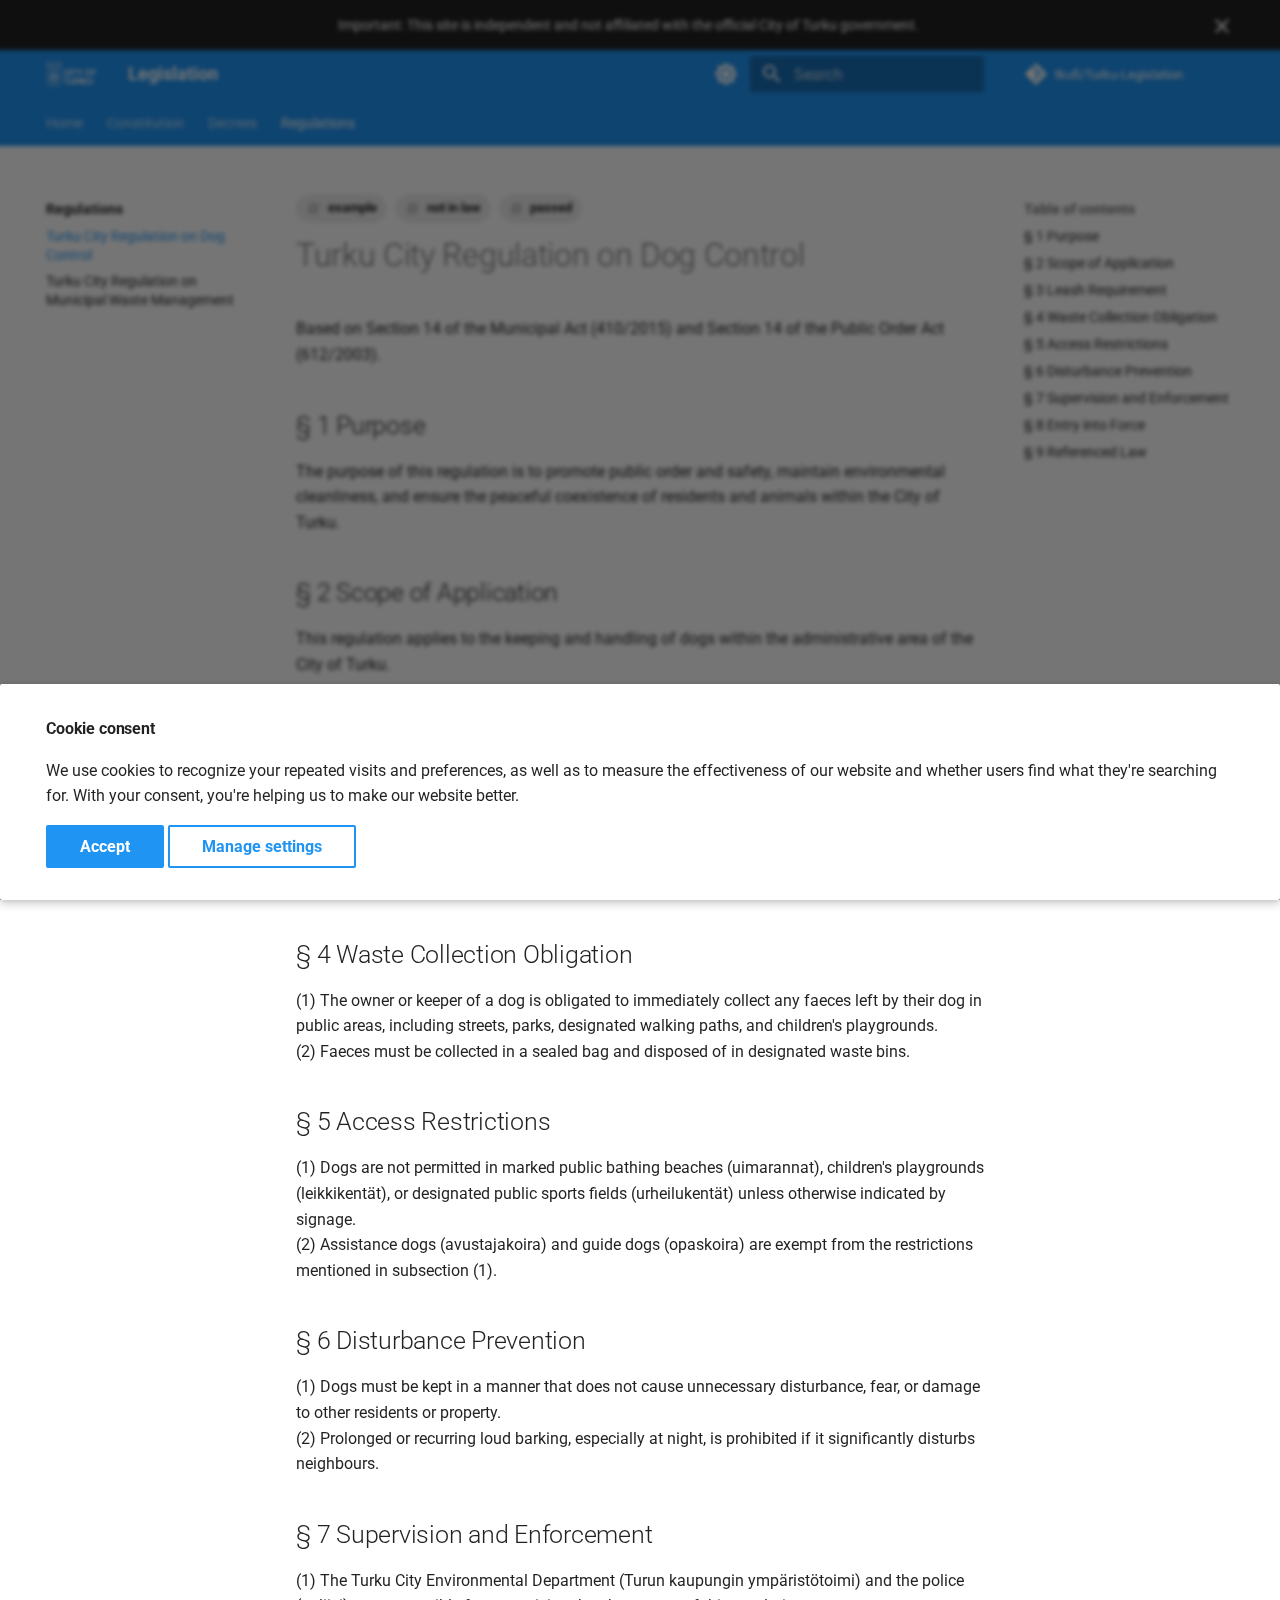
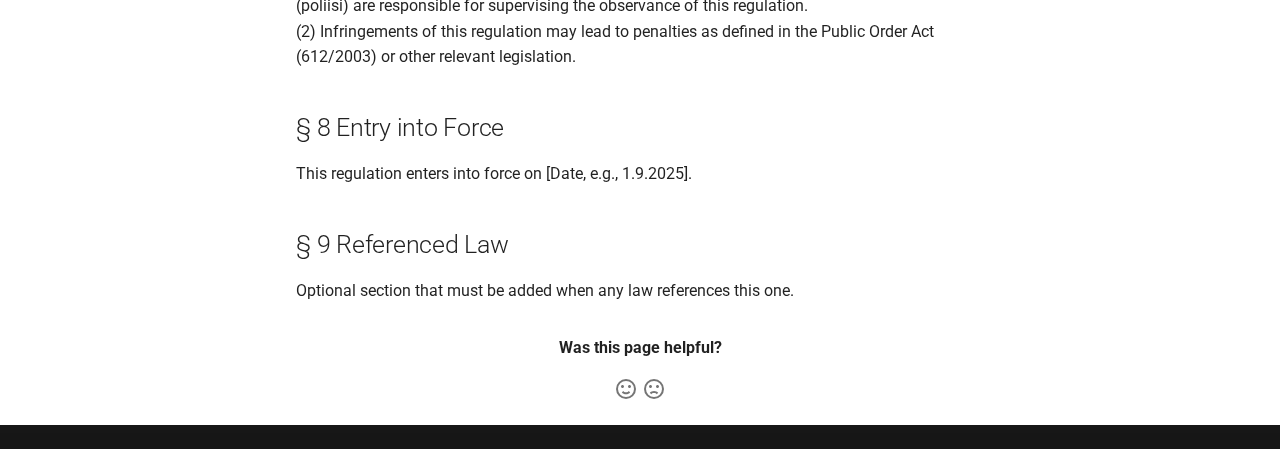
<file: regulations/2025-05-21_DogControl/index.html>
<!doctype html>
<html lang="en" class="no-js">
  <head>
    
      <meta charset="utf-8">
      <meta name="viewport" content="width=device-width,initial-scale=1">
      
      
      
        <link rel="canonical" href="https://tkufi.github.io/Turku-Legislation/regulations/2025-05-21_DogControl/">
      
      
        <link rel="prev" href="../">
      
      
        <link rel="next" href="../2025-05-21_WasteManagement/">
      
      
      <link rel="icon" href="../../assets/images/favicon.png">
      <meta name="generator" content="mkdocs-1.6.1, mkdocs-material-9.6.14">
    
    
      
        <title>Turku City Regulation on Dog Control - Legislation</title>
      
    
    
      <link rel="stylesheet" href="../../assets/stylesheets/main.342714a4.min.css">
      
        
        <link rel="stylesheet" href="../../assets/stylesheets/palette.06af60db.min.css">
      
      


    
    
      
    
    
      
        
        
        <link rel="preconnect" href="https://fonts.gstatic.com" crossorigin>
        <link rel="stylesheet" href="https://fonts.googleapis.com/css?family=Roboto:300,300i,400,400i,700,700i%7CRoboto+Mono:400,400i,700,700i&display=fallback">
        <style>:root{--md-text-font:"Roboto";--md-code-font:"Roboto Mono"}</style>
      
    
    
    <script>__md_scope=new URL("../..",location),__md_hash=e=>[...e].reduce(((e,_)=>(e<<5)-e+_.charCodeAt(0)),0),__md_get=(e,_=localStorage,t=__md_scope)=>JSON.parse(_.getItem(t.pathname+"."+e)),__md_set=(e,_,t=localStorage,a=__md_scope)=>{try{t.setItem(a.pathname+"."+e,JSON.stringify(_))}catch(e){}}</script>
    
      
  


  
  

<script id="__analytics">function __md_analytics(){function e(){dataLayer.push(arguments)}window.dataLayer=window.dataLayer||[],e("js",new Date),e("config","G-4ZS7RFTTKW"),document.addEventListener("DOMContentLoaded",(function(){document.forms.search&&document.forms.search.query.addEventListener("blur",(function(){this.value&&e("event","search",{search_term:this.value})}));document$.subscribe((function(){var t=document.forms.feedback;if(void 0!==t)for(var a of t.querySelectorAll("[type=submit]"))a.addEventListener("click",(function(a){a.preventDefault();var n=document.location.pathname,d=this.getAttribute("data-md-value");e("event","feedback",{page:n,data:d}),t.firstElementChild.disabled=!0;var r=t.querySelector(".md-feedback__note [data-md-value='"+d+"']");r&&(r.hidden=!1)})),t.hidden=!1})),location$.subscribe((function(t){e("config","G-4ZS7RFTTKW",{page_path:t.pathname})}))}));var t=document.createElement("script");t.async=!0,t.src="https://www.googletagmanager.com/gtag/js?id=G-4ZS7RFTTKW",document.getElementById("__analytics").insertAdjacentElement("afterEnd",t)}</script>
  
    <script>if("undefined"!=typeof __md_analytics){var consent=__md_get("__consent");consent&&consent.analytics&&__md_analytics()}</script>
  

    
    
    
  </head>
  
  
    
    
      
    
    
    
    
    <body dir="ltr" data-md-color-scheme="slate" data-md-color-primary="black" data-md-color-accent="blue">
  
    
    <input class="md-toggle" data-md-toggle="drawer" type="checkbox" id="__drawer" autocomplete="off">
    <input class="md-toggle" data-md-toggle="search" type="checkbox" id="__search" autocomplete="off">
    <label class="md-overlay" for="__drawer"></label>
    <div data-md-component="skip">
      
        
        <a href="#turku-city-regulation-on-dog-control" class="md-skip">
          Skip to content
        </a>
      
    </div>
    <div data-md-component="announce">
      
        <aside class="md-banner">
          <div class="md-banner__inner md-grid md-typeset">
            
              <button class="md-banner__button md-icon" aria-label="Don't show this again">
                
                <svg xmlns="http://www.w3.org/2000/svg" viewBox="0 0 24 24"><path d="M19 6.41 17.59 5 12 10.59 6.41 5 5 6.41 10.59 12 5 17.59 6.41 19 12 13.41 17.59 19 19 17.59 13.41 12z"/></svg>
              </button>
            
            
<p style="text-align: center;">Important: This site is independent and not affiliated with the official City of Turku
    government.</p>

          </div>
          
            <script>var el=document.querySelector("[data-md-component=announce]");if(el){var content=el.querySelector(".md-typeset");__md_hash(content.innerHTML)===__md_get("__announce")&&(el.hidden=!0)}</script>
          
        </aside>
      
    </div>
    
    
      

<header class="md-header" data-md-component="header">
  <nav class="md-header__inner md-grid" aria-label="Header">
    <a href="../.." title="Legislation" class="md-header__button md-logo" aria-label="Legislation" data-md-component="logo">
      
  <img src="../../assets/logo.png" alt="logo">

    </a>
    <label class="md-header__button md-icon" for="__drawer">
      
      <svg xmlns="http://www.w3.org/2000/svg" viewBox="0 0 24 24"><path d="M3 6h18v2H3zm0 5h18v2H3zm0 5h18v2H3z"/></svg>
    </label>
    <div class="md-header__title" data-md-component="header-title">
      <div class="md-header__ellipsis">
        <div class="md-header__topic">
          <span class="md-ellipsis">
            Legislation
          </span>
        </div>
        <div class="md-header__topic" data-md-component="header-topic">
          <span class="md-ellipsis">
            
              Turku City Regulation on Dog Control
            
          </span>
        </div>
      </div>
    </div>
    
      
        <form class="md-header__option" data-md-component="palette">
  
    
    
    
    <input class="md-option" data-md-color-media="(prefers-color-scheme: dark)" data-md-color-scheme="slate" data-md-color-primary="black" data-md-color-accent="blue"  aria-label="Switch to system preference"  type="radio" name="__palette" id="__palette_0">
    
      <label class="md-header__button md-icon" title="Switch to system preference" for="__palette_1" hidden>
        <svg xmlns="http://www.w3.org/2000/svg" viewBox="0 0 24 24"><path d="M12 18c-.89 0-1.74-.2-2.5-.55C11.56 16.5 13 14.42 13 12s-1.44-4.5-3.5-5.45C10.26 6.2 11.11 6 12 6a6 6 0 0 1 6 6 6 6 0 0 1-6 6m8-9.31V4h-4.69L12 .69 8.69 4H4v4.69L.69 12 4 15.31V20h4.69L12 23.31 15.31 20H20v-4.69L23.31 12z"/></svg>
      </label>
    
  
    
    
    
    <input class="md-option" data-md-color-media="(prefers-color-scheme: light)" data-md-color-scheme="default" data-md-color-primary="blue" data-md-color-accent="blue"  aria-label="Switch to dark mode"  type="radio" name="__palette" id="__palette_1">
    
      <label class="md-header__button md-icon" title="Switch to dark mode" for="__palette_0" hidden>
        <svg xmlns="http://www.w3.org/2000/svg" viewBox="0 0 24 24"><path d="M12 8a4 4 0 0 0-4 4 4 4 0 0 0 4 4 4 4 0 0 0 4-4 4 4 0 0 0-4-4m0 10a6 6 0 0 1-6-6 6 6 0 0 1 6-6 6 6 0 0 1 6 6 6 6 0 0 1-6 6m8-9.31V4h-4.69L12 .69 8.69 4H4v4.69L.69 12 4 15.31V20h4.69L12 23.31 15.31 20H20v-4.69L23.31 12z"/></svg>
      </label>
    
  
</form>
      
    
    
      <script>var palette=__md_get("__palette");if(palette&&palette.color){if("(prefers-color-scheme)"===palette.color.media){var media=matchMedia("(prefers-color-scheme: light)"),input=document.querySelector(media.matches?"[data-md-color-media='(prefers-color-scheme: light)']":"[data-md-color-media='(prefers-color-scheme: dark)']");palette.color.media=input.getAttribute("data-md-color-media"),palette.color.scheme=input.getAttribute("data-md-color-scheme"),palette.color.primary=input.getAttribute("data-md-color-primary"),palette.color.accent=input.getAttribute("data-md-color-accent")}for(var[key,value]of Object.entries(palette.color))document.body.setAttribute("data-md-color-"+key,value)}</script>
    
    
    
      
      
        <label class="md-header__button md-icon" for="__search">
          
          <svg xmlns="http://www.w3.org/2000/svg" viewBox="0 0 24 24"><path d="M9.5 3A6.5 6.5 0 0 1 16 9.5c0 1.61-.59 3.09-1.56 4.23l.27.27h.79l5 5-1.5 1.5-5-5v-.79l-.27-.27A6.52 6.52 0 0 1 9.5 16 6.5 6.5 0 0 1 3 9.5 6.5 6.5 0 0 1 9.5 3m0 2C7 5 5 7 5 9.5S7 14 9.5 14 14 12 14 9.5 12 5 9.5 5"/></svg>
        </label>
        <div class="md-search" data-md-component="search" role="dialog">
  <label class="md-search__overlay" for="__search"></label>
  <div class="md-search__inner" role="search">
    <form class="md-search__form" name="search">
      <input type="text" class="md-search__input" name="query" aria-label="Search" placeholder="Search" autocapitalize="off" autocorrect="off" autocomplete="off" spellcheck="false" data-md-component="search-query" required>
      <label class="md-search__icon md-icon" for="__search">
        
        <svg xmlns="http://www.w3.org/2000/svg" viewBox="0 0 24 24"><path d="M9.5 3A6.5 6.5 0 0 1 16 9.5c0 1.61-.59 3.09-1.56 4.23l.27.27h.79l5 5-1.5 1.5-5-5v-.79l-.27-.27A6.52 6.52 0 0 1 9.5 16 6.5 6.5 0 0 1 3 9.5 6.5 6.5 0 0 1 9.5 3m0 2C7 5 5 7 5 9.5S7 14 9.5 14 14 12 14 9.5 12 5 9.5 5"/></svg>
        
        <svg xmlns="http://www.w3.org/2000/svg" viewBox="0 0 24 24"><path d="M20 11v2H8l5.5 5.5-1.42 1.42L4.16 12l7.92-7.92L13.5 5.5 8 11z"/></svg>
      </label>
      <nav class="md-search__options" aria-label="Search">
        
        <button type="reset" class="md-search__icon md-icon" title="Clear" aria-label="Clear" tabindex="-1">
          
          <svg xmlns="http://www.w3.org/2000/svg" viewBox="0 0 24 24"><path d="M19 6.41 17.59 5 12 10.59 6.41 5 5 6.41 10.59 12 5 17.59 6.41 19 12 13.41 17.59 19 19 17.59 13.41 12z"/></svg>
        </button>
      </nav>
      
    </form>
    <div class="md-search__output">
      <div class="md-search__scrollwrap" tabindex="0" data-md-scrollfix>
        <div class="md-search-result" data-md-component="search-result">
          <div class="md-search-result__meta">
            Initializing search
          </div>
          <ol class="md-search-result__list" role="presentation"></ol>
        </div>
      </div>
    </div>
  </div>
</div>
      
    
    
      <div class="md-header__source">
        <a href="https://github.com/tkufi/Turku-Legislation" title="Go to repository" class="md-source" data-md-component="source">
  <div class="md-source__icon md-icon">
    
    <svg xmlns="http://www.w3.org/2000/svg" viewBox="0 0 448 512"><!--! Font Awesome Free 6.7.2 by @fontawesome - https://fontawesome.com License - https://fontawesome.com/license/free (Icons: CC BY 4.0, Fonts: SIL OFL 1.1, Code: MIT License) Copyright 2024 Fonticons, Inc.--><path d="M439.55 236.05 244 40.45a28.87 28.87 0 0 0-40.81 0l-40.66 40.63 51.52 51.52c27.06-9.14 52.68 16.77 43.39 43.68l49.66 49.66c34.23-11.8 61.18 31 35.47 56.69-26.49 26.49-70.21-2.87-56-37.34L240.22 199v121.85c25.3 12.54 22.26 41.85 9.08 55a34.34 34.34 0 0 1-48.55 0c-17.57-17.6-11.07-46.91 11.25-56v-123c-20.8-8.51-24.6-30.74-18.64-45L142.57 101 8.45 235.14a28.86 28.86 0 0 0 0 40.81l195.61 195.6a28.86 28.86 0 0 0 40.8 0l194.69-194.69a28.86 28.86 0 0 0 0-40.81"/></svg>
  </div>
  <div class="md-source__repository">
    tkufi/Turku-Legislation
  </div>
</a>
      </div>
    
  </nav>
  
</header>
    
    <div class="md-container" data-md-component="container">
      
      
        
          
            
<nav class="md-tabs" aria-label="Tabs" data-md-component="tabs">
  <div class="md-grid">
    <ul class="md-tabs__list">
      
        
  
  
  
  
    <li class="md-tabs__item">
      <a href="../.." class="md-tabs__link">
        
  
  
    
  
  Home

      </a>
    </li>
  

      
        
  
  
  
  
    
    
      <li class="md-tabs__item">
        <a href="../../constitution/" class="md-tabs__link">
          
  
  
    
  
  Constitution

        </a>
      </li>
    
  

      
        
  
  
  
  
    
    
      <li class="md-tabs__item">
        <a href="../../decrees/" class="md-tabs__link">
          
  
  
    
  
  Decrees

        </a>
      </li>
    
  

      
        
  
  
  
    
  
  
    
    
      <li class="md-tabs__item md-tabs__item--active">
        <a href="../" class="md-tabs__link">
          
  
  
    
  
  Regulations

        </a>
      </li>
    
  

      
    </ul>
  </div>
</nav>
          
        
      
      <main class="md-main" data-md-component="main">
        <div class="md-main__inner md-grid">
          
            
              
              <div class="md-sidebar md-sidebar--primary" data-md-component="sidebar" data-md-type="navigation" >
                <div class="md-sidebar__scrollwrap">
                  <div class="md-sidebar__inner">
                    


  


<nav class="md-nav md-nav--primary md-nav--lifted" aria-label="Navigation" data-md-level="0">
  <label class="md-nav__title" for="__drawer">
    <a href="../.." title="Legislation" class="md-nav__button md-logo" aria-label="Legislation" data-md-component="logo">
      
  <img src="../../assets/logo.png" alt="logo">

    </a>
    Legislation
  </label>
  
    <div class="md-nav__source">
      <a href="https://github.com/tkufi/Turku-Legislation" title="Go to repository" class="md-source" data-md-component="source">
  <div class="md-source__icon md-icon">
    
    <svg xmlns="http://www.w3.org/2000/svg" viewBox="0 0 448 512"><!--! Font Awesome Free 6.7.2 by @fontawesome - https://fontawesome.com License - https://fontawesome.com/license/free (Icons: CC BY 4.0, Fonts: SIL OFL 1.1, Code: MIT License) Copyright 2024 Fonticons, Inc.--><path d="M439.55 236.05 244 40.45a28.87 28.87 0 0 0-40.81 0l-40.66 40.63 51.52 51.52c27.06-9.14 52.68 16.77 43.39 43.68l49.66 49.66c34.23-11.8 61.18 31 35.47 56.69-26.49 26.49-70.21-2.87-56-37.34L240.22 199v121.85c25.3 12.54 22.26 41.85 9.08 55a34.34 34.34 0 0 1-48.55 0c-17.57-17.6-11.07-46.91 11.25-56v-123c-20.8-8.51-24.6-30.74-18.64-45L142.57 101 8.45 235.14a28.86 28.86 0 0 0 0 40.81l195.61 195.6a28.86 28.86 0 0 0 40.8 0l194.69-194.69a28.86 28.86 0 0 0 0-40.81"/></svg>
  </div>
  <div class="md-source__repository">
    tkufi/Turku-Legislation
  </div>
</a>
    </div>
  
  <ul class="md-nav__list" data-md-scrollfix>
    
      
      
  
  
  
  
    <li class="md-nav__item">
      <a href="../.." class="md-nav__link">
        
  
  
  <span class="md-ellipsis">
    Home
    
  </span>
  

      </a>
    </li>
  

    
      
      
  
  
  
  
    
    
      
        
          
        
      
        
      
        
      
        
      
        
      
    
    
    
      
      
        
      
    
    
    <li class="md-nav__item md-nav__item--nested">
      
        
        
        <input class="md-nav__toggle md-toggle " type="checkbox" id="__nav_2" >
        
          
          <div class="md-nav__link md-nav__container">
            <a href="../../constitution/" class="md-nav__link ">
              
  
  
  <span class="md-ellipsis">
    Constitution
    
  </span>
  

            </a>
            
              
              <label class="md-nav__link " for="__nav_2" id="__nav_2_label" tabindex="0">
                <span class="md-nav__icon md-icon"></span>
              </label>
            
          </div>
        
        <nav class="md-nav" data-md-level="1" aria-labelledby="__nav_2_label" aria-expanded="false">
          <label class="md-nav__title" for="__nav_2">
            <span class="md-nav__icon md-icon"></span>
            Constitution
          </label>
          <ul class="md-nav__list" data-md-scrollfix>
            
              
            
              
                
  
  
  
  
    <li class="md-nav__item">
      <a href="../../constitution/Chapter%201/" class="md-nav__link">
        
  
  
  <span class="md-ellipsis">
    Chapter 1 - Fundamental provisions
    
  </span>
  

      </a>
    </li>
  

              
            
              
                
  
  
  
  
    <li class="md-nav__item">
      <a href="../../constitution/Chapter%202/" class="md-nav__link">
        
  
  
  <span class="md-ellipsis">
    Chapter 2 - Basic rights and liberties
    
  </span>
  

      </a>
    </li>
  

              
            
              
                
  
  
  
  
    <li class="md-nav__item">
      <a href="../../constitution/Chapter%203/" class="md-nav__link">
        
  
  
  <span class="md-ellipsis">
    Chapter 3 - The Parliament and the Representatives
    
  </span>
  

      </a>
    </li>
  

              
            
              
                
  
  
  
  
    <li class="md-nav__item">
      <a href="../../constitution/Chapter%204/" class="md-nav__link">
        
  
  
  <span class="md-ellipsis">
    Chapter 4 - Parliamentary activity
    
  </span>
  

      </a>
    </li>
  

              
            
          </ul>
        </nav>
      
    </li>
  

    
      
      
  
  
  
  
    
    
      
        
          
        
      
    
    
    
      
      
        
      
    
    
    <li class="md-nav__item md-nav__item--nested">
      
        
        
        <input class="md-nav__toggle md-toggle " type="checkbox" id="__nav_3" >
        
          
          <div class="md-nav__link md-nav__container">
            <a href="../../decrees/" class="md-nav__link ">
              
  
  
  <span class="md-ellipsis">
    Decrees
    
  </span>
  

            </a>
            
          </div>
        
        <nav class="md-nav" data-md-level="1" aria-labelledby="__nav_3_label" aria-expanded="false">
          <label class="md-nav__title" for="__nav_3">
            <span class="md-nav__icon md-icon"></span>
            Decrees
          </label>
          <ul class="md-nav__list" data-md-scrollfix>
            
              
            
          </ul>
        </nav>
      
    </li>
  

    
      
      
  
  
    
  
  
  
    
    
      
        
          
        
      
        
      
        
      
    
    
    
      
        
        
      
      
        
      
    
    
    <li class="md-nav__item md-nav__item--active md-nav__item--section md-nav__item--nested">
      
        
        
        <input class="md-nav__toggle md-toggle " type="checkbox" id="__nav_4" checked>
        
          
          <div class="md-nav__link md-nav__container">
            <a href="../" class="md-nav__link ">
              
  
  
  <span class="md-ellipsis">
    Regulations
    
  </span>
  

            </a>
            
              
              <label class="md-nav__link " for="__nav_4" id="__nav_4_label" tabindex="">
                <span class="md-nav__icon md-icon"></span>
              </label>
            
          </div>
        
        <nav class="md-nav" data-md-level="1" aria-labelledby="__nav_4_label" aria-expanded="true">
          <label class="md-nav__title" for="__nav_4">
            <span class="md-nav__icon md-icon"></span>
            Regulations
          </label>
          <ul class="md-nav__list" data-md-scrollfix>
            
              
            
              
                
  
  
    
  
  
  
    <li class="md-nav__item md-nav__item--active">
      
      <input class="md-nav__toggle md-toggle" type="checkbox" id="__toc">
      
      
        
      
      
        <label class="md-nav__link md-nav__link--active" for="__toc">
          
  
  
  <span class="md-ellipsis">
    Turku City Regulation on Dog Control
    
  </span>
  

          <span class="md-nav__icon md-icon"></span>
        </label>
      
      <a href="./" class="md-nav__link md-nav__link--active">
        
  
  
  <span class="md-ellipsis">
    Turku City Regulation on Dog Control
    
  </span>
  

      </a>
      
        

<nav class="md-nav md-nav--secondary" aria-label="Table of contents">
  
  
  
    
  
  
    <label class="md-nav__title" for="__toc">
      <span class="md-nav__icon md-icon"></span>
      Table of contents
    </label>
    <ul class="md-nav__list" data-md-component="toc" data-md-scrollfix>
      
        <li class="md-nav__item">
  <a href="#1-purpose" class="md-nav__link">
    <span class="md-ellipsis">
      § 1 Purpose
    </span>
  </a>
  
</li>
      
        <li class="md-nav__item">
  <a href="#2-scope-of-application" class="md-nav__link">
    <span class="md-ellipsis">
      § 2 Scope of Application
    </span>
  </a>
  
</li>
      
        <li class="md-nav__item">
  <a href="#3-leash-requirement" class="md-nav__link">
    <span class="md-ellipsis">
      § 3 Leash Requirement
    </span>
  </a>
  
</li>
      
        <li class="md-nav__item">
  <a href="#4-waste-collection-obligation" class="md-nav__link">
    <span class="md-ellipsis">
      § 4 Waste Collection Obligation
    </span>
  </a>
  
</li>
      
        <li class="md-nav__item">
  <a href="#5-access-restrictions" class="md-nav__link">
    <span class="md-ellipsis">
      § 5 Access Restrictions
    </span>
  </a>
  
</li>
      
        <li class="md-nav__item">
  <a href="#6-disturbance-prevention" class="md-nav__link">
    <span class="md-ellipsis">
      § 6 Disturbance Prevention
    </span>
  </a>
  
</li>
      
        <li class="md-nav__item">
  <a href="#7-supervision-and-enforcement" class="md-nav__link">
    <span class="md-ellipsis">
      § 7 Supervision and Enforcement
    </span>
  </a>
  
</li>
      
        <li class="md-nav__item">
  <a href="#8-entry-into-force" class="md-nav__link">
    <span class="md-ellipsis">
      § 8 Entry into Force
    </span>
  </a>
  
</li>
      
        <li class="md-nav__item">
  <a href="#9-referenced-law" class="md-nav__link">
    <span class="md-ellipsis">
      § 9 Referenced Law
    </span>
  </a>
  
</li>
      
    </ul>
  
</nav>
      
    </li>
  

              
            
              
                
  
  
  
  
    <li class="md-nav__item">
      <a href="../2025-05-21_WasteManagement/" class="md-nav__link">
        
  
  
  <span class="md-ellipsis">
    Turku City Regulation on Municipal Waste Management
    
  </span>
  

      </a>
    </li>
  

              
            
          </ul>
        </nav>
      
    </li>
  

    
  </ul>
</nav>
                  </div>
                </div>
              </div>
            
            
              
              <div class="md-sidebar md-sidebar--secondary" data-md-component="sidebar" data-md-type="toc" >
                <div class="md-sidebar__scrollwrap">
                  <div class="md-sidebar__inner">
                    

<nav class="md-nav md-nav--secondary" aria-label="Table of contents">
  
  
  
    
  
  
    <label class="md-nav__title" for="__toc">
      <span class="md-nav__icon md-icon"></span>
      Table of contents
    </label>
    <ul class="md-nav__list" data-md-component="toc" data-md-scrollfix>
      
        <li class="md-nav__item">
  <a href="#1-purpose" class="md-nav__link">
    <span class="md-ellipsis">
      § 1 Purpose
    </span>
  </a>
  
</li>
      
        <li class="md-nav__item">
  <a href="#2-scope-of-application" class="md-nav__link">
    <span class="md-ellipsis">
      § 2 Scope of Application
    </span>
  </a>
  
</li>
      
        <li class="md-nav__item">
  <a href="#3-leash-requirement" class="md-nav__link">
    <span class="md-ellipsis">
      § 3 Leash Requirement
    </span>
  </a>
  
</li>
      
        <li class="md-nav__item">
  <a href="#4-waste-collection-obligation" class="md-nav__link">
    <span class="md-ellipsis">
      § 4 Waste Collection Obligation
    </span>
  </a>
  
</li>
      
        <li class="md-nav__item">
  <a href="#5-access-restrictions" class="md-nav__link">
    <span class="md-ellipsis">
      § 5 Access Restrictions
    </span>
  </a>
  
</li>
      
        <li class="md-nav__item">
  <a href="#6-disturbance-prevention" class="md-nav__link">
    <span class="md-ellipsis">
      § 6 Disturbance Prevention
    </span>
  </a>
  
</li>
      
        <li class="md-nav__item">
  <a href="#7-supervision-and-enforcement" class="md-nav__link">
    <span class="md-ellipsis">
      § 7 Supervision and Enforcement
    </span>
  </a>
  
</li>
      
        <li class="md-nav__item">
  <a href="#8-entry-into-force" class="md-nav__link">
    <span class="md-ellipsis">
      § 8 Entry into Force
    </span>
  </a>
  
</li>
      
        <li class="md-nav__item">
  <a href="#9-referenced-law" class="md-nav__link">
    <span class="md-ellipsis">
      § 9 Referenced Law
    </span>
  </a>
  
</li>
      
    </ul>
  
</nav>
                  </div>
                </div>
              </div>
            
          
          
            <div class="md-content" data-md-component="content">
              <article class="md-content__inner md-typeset">
                
                  

  <nav class="md-tags" >
    
      
      
        
        
      
      
        <span class="md-tag md-tag-icon">example</span>
      
    
      
      
        
        
      
      
        <span class="md-tag md-tag-icon">not in law</span>
      
    
      
      
        
        
          
        
      
      
        <span class="md-tag md-tag-icon md-tag--passed">passed</span>
      
    
  </nav>


  
  


<h1 id="turku-city-regulation-on-dog-control">Turku City Regulation on Dog Control<a class="headerlink" href="#turku-city-regulation-on-dog-control" title="Permanent link">¶</a></h1>
<p>Based on Section 14 of the Municipal Act (410/2015) and Section 14 of the Public Order Act (612/2003).</p>
<h2 id="1-purpose">§ 1 Purpose<a class="headerlink" href="#1-purpose" title="Permanent link">¶</a></h2>
<p>The purpose of this regulation is to promote public order and safety, maintain environmental cleanliness, and ensure the peaceful coexistence of residents and animals within the City of Turku.</p>
<h2 id="2-scope-of-application">§ 2 Scope of Application<a class="headerlink" href="#2-scope-of-application" title="Permanent link">¶</a></h2>
<p>This regulation applies to the keeping and handling of dogs within the administrative area of the City of Turku.</p>
<h2 id="3-leash-requirement">§ 3 Leash Requirement<a class="headerlink" href="#3-leash-requirement" title="Permanent link">¶</a></h2>
<p>(1) Dogs must be kept on a leash within the entire public area of the City of Turku, unless otherwise specifically allowed by this regulation or designated signage.<br/>
(2) Exemptions from the leash requirement apply to designated dog parks (koirapuisto) and official dog training areas (koirien harjoitusalueet), where dogs may be unleashed under the direct control of their owner.</p>
<h2 id="4-waste-collection-obligation">§ 4 Waste Collection Obligation<a class="headerlink" href="#4-waste-collection-obligation" title="Permanent link">¶</a></h2>
<p>(1) The owner or keeper of a dog is obligated to immediately collect any faeces left by their dog in public areas, including streets, parks, designated walking paths, and children's playgrounds.<br/>
(2) Faeces must be collected in a sealed bag and disposed of in designated waste bins.</p>
<h2 id="5-access-restrictions">§ 5 Access Restrictions<a class="headerlink" href="#5-access-restrictions" title="Permanent link">¶</a></h2>
<p>(1) Dogs are not permitted in marked public bathing beaches (uimarannat), children's playgrounds (leikkikentät), or designated public sports fields (urheilukentät) unless otherwise indicated by signage.<br/>
(2) Assistance dogs (avustajakoira) and guide dogs (opaskoira) are exempt from the restrictions mentioned in subsection (1).</p>
<h2 id="6-disturbance-prevention">§ 6 Disturbance Prevention<a class="headerlink" href="#6-disturbance-prevention" title="Permanent link">¶</a></h2>
<p>(1) Dogs must be kept in a manner that does not cause unnecessary disturbance, fear, or damage to other residents or property.<br/>
(2) Prolonged or recurring loud barking, especially at night, is prohibited if it significantly disturbs neighbours.</p>
<h2 id="7-supervision-and-enforcement">§ 7 Supervision and Enforcement<a class="headerlink" href="#7-supervision-and-enforcement" title="Permanent link">¶</a></h2>
<p>(1) The Turku City Environmental Department (Turun kaupungin ympäristötoimi) and the police (poliisi) are responsible for supervising the observance of this regulation.<br/>
(2) Infringements of this regulation may lead to penalties as defined in the Public Order Act (612/2003) or other relevant legislation.</p>
<h2 id="8-entry-into-force">§ 8 Entry into Force<a class="headerlink" href="#8-entry-into-force" title="Permanent link">¶</a></h2>
<p>This regulation enters into force on [Date, e.g., 1.9.2025].</p>
<h2 id="9-referenced-law">§ 9 Referenced Law<a class="headerlink" href="#9-referenced-law" title="Permanent link">¶</a></h2>
<p>Optional section that must be added when any law references this one.</p>







  
  



  



  <form class="md-feedback" name="feedback" hidden>
    <fieldset>
      <legend class="md-feedback__title">
        Was this page helpful?
      </legend>
      <div class="md-feedback__inner">
        <div class="md-feedback__list">
          
            <button class="md-feedback__icon md-icon" type="submit" title="This page was helpful" data-md-value="1">
              <svg xmlns="http://www.w3.org/2000/svg" viewBox="0 0 24 24"><path d="M20 12a8 8 0 0 0-8-8 8 8 0 0 0-8 8 8 8 0 0 0 8 8 8 8 0 0 0 8-8m2 0a10 10 0 0 1-10 10A10 10 0 0 1 2 12 10 10 0 0 1 12 2a10 10 0 0 1 10 10M10 9.5c0 .8-.7 1.5-1.5 1.5S7 10.3 7 9.5 7.7 8 8.5 8s1.5.7 1.5 1.5m7 0c0 .8-.7 1.5-1.5 1.5S14 10.3 14 9.5 14.7 8 15.5 8s1.5.7 1.5 1.5m-5 7.73c-1.75 0-3.29-.73-4.19-1.81L9.23 14c.45.72 1.52 1.23 2.77 1.23s2.32-.51 2.77-1.23l1.42 1.42c-.9 1.08-2.44 1.81-4.19 1.81"/></svg>
            </button>
          
            <button class="md-feedback__icon md-icon" type="submit" title="This page could be improved" data-md-value="0">
              <svg xmlns="http://www.w3.org/2000/svg" viewBox="0 0 24 24"><path d="M20 12a8 8 0 0 0-8-8 8 8 0 0 0-8 8 8 8 0 0 0 8 8 8 8 0 0 0 8-8m2 0a10 10 0 0 1-10 10A10 10 0 0 1 2 12 10 10 0 0 1 12 2a10 10 0 0 1 10 10m-6.5-4c.8 0 1.5.7 1.5 1.5s-.7 1.5-1.5 1.5-1.5-.7-1.5-1.5.7-1.5 1.5-1.5M10 9.5c0 .8-.7 1.5-1.5 1.5S7 10.3 7 9.5 7.7 8 8.5 8s1.5.7 1.5 1.5m2 4.5c1.75 0 3.29.72 4.19 1.81l-1.42 1.42C14.32 16.5 13.25 16 12 16s-2.32.5-2.77 1.23l-1.42-1.42C8.71 14.72 10.25 14 12 14"/></svg>
            </button>
          
        </div>
        <div class="md-feedback__note">
          
            <div data-md-value="1" hidden>
              
              
                
              
              
              
                
                
              
              Thanks for your feedback!
            </div>
          
            <div data-md-value="0" hidden>
              
              
                
              
              
              
                
                
              
              Womp womp.
            </div>
          
        </div>
      </div>
    </fieldset>
  </form>


                
              </article>
            </div>
          
          
<script>var target=document.getElementById(location.hash.slice(1));target&&target.name&&(target.checked=target.name.startsWith("__tabbed_"))</script>
        </div>
        
          <button type="button" class="md-top md-icon" data-md-component="top" hidden>
  
  <svg xmlns="http://www.w3.org/2000/svg" viewBox="0 0 24 24"><path d="M13 20h-2V8l-5.5 5.5-1.42-1.42L12 4.16l7.92 7.92-1.42 1.42L13 8z"/></svg>
  Back to top
</button>
        
      </main>
      
        <footer class="md-footer">
  
  <div class="md-footer-meta md-typeset">
    <div class="md-footer-meta__inner md-grid">
      <div class="md-copyright">
  
  
</div>
      
    </div>
  </div>
</footer>
      
    </div>
    <div class="md-dialog" data-md-component="dialog">
      <div class="md-dialog__inner md-typeset"></div>
    </div>
    
    
      <div class="md-consent" data-md-component="consent" id="__consent" hidden>
        <div class="md-consent__overlay"></div>
        <aside class="md-consent__inner">
          <form class="md-consent__form md-grid md-typeset" name="consent">
            


  


<h4>Cookie consent</h4>
<p>We use cookies to recognize your repeated visits and preferences, as well as to measure the effectiveness of our website and whether users find what they're searching for. With your consent, you're helping us to make our website better.</p>
<input class="md-toggle" type="checkbox" id="__settings" >
<div class="md-consent__settings">
  <ul class="task-list">
    
    
      
        
  
  
    
    
  
  <li class="task-list-item">
    <label class="task-list-control">
      <input type="checkbox" name="analytics" checked>
      <span class="task-list-indicator"></span>
      Google Analytics
    </label>
  </li>

      
    
    
      
        
  
  
    
    
  
  <li class="task-list-item">
    <label class="task-list-control">
      <input type="checkbox" name="github" checked>
      <span class="task-list-indicator"></span>
      GitHub
    </label>
  </li>

      
    
    
  </ul>
</div>
<div class="md-consent__controls">
  
    
      <button class="md-button md-button--primary">Accept</button>
    
    
    
  
    
    
    
      <label class="md-button" for="__settings">Manage settings</label>
    
  
</div>
          </form>
        </aside>
      </div>
      <script>var consent=__md_get("__consent");if(consent)for(var input of document.forms.consent.elements)input.name&&(input.checked=consent[input.name]||!1);else"file:"!==location.protocol&&setTimeout((function(){document.querySelector("[data-md-component=consent]").hidden=!1}),250);var form=document.forms.consent;for(var action of["submit","reset"])form.addEventListener(action,(function(e){if(e.preventDefault(),"reset"===e.type)for(var n of document.forms.consent.elements)n.name&&(n.checked=!1);__md_set("__consent",Object.fromEntries(Array.from(new FormData(form).keys()).map((function(e){return[e,!0]})))),location.hash="",location.reload()}))</script>
    
    
      
      <script id="__config" type="application/json">{"base": "../..", "features": ["navigation.tabs", "navigation.sections", "navigation.path", "navigation.indexes", "navigation.top", "announce.dismiss"], "search": "../../assets/javascripts/workers/search.d50fe291.min.js", "tags": {"failed": "failed", "passed": "passed", "pending": "pending"}, "translations": {"clipboard.copied": "Copied to clipboard", "clipboard.copy": "Copy to clipboard", "search.result.more.one": "1 more on this page", "search.result.more.other": "# more on this page", "search.result.none": "No matching documents", "search.result.one": "1 matching document", "search.result.other": "# matching documents", "search.result.placeholder": "Type to start searching", "search.result.term.missing": "Missing", "select.version": "Select version"}, "version": null}</script>
    
    
      <script src="../../assets/javascripts/bundle.13a4f30d.min.js"></script>
      
        <script src="../../javascripts/feedback.js"></script>
      
    
  </body>
</html>
</file>
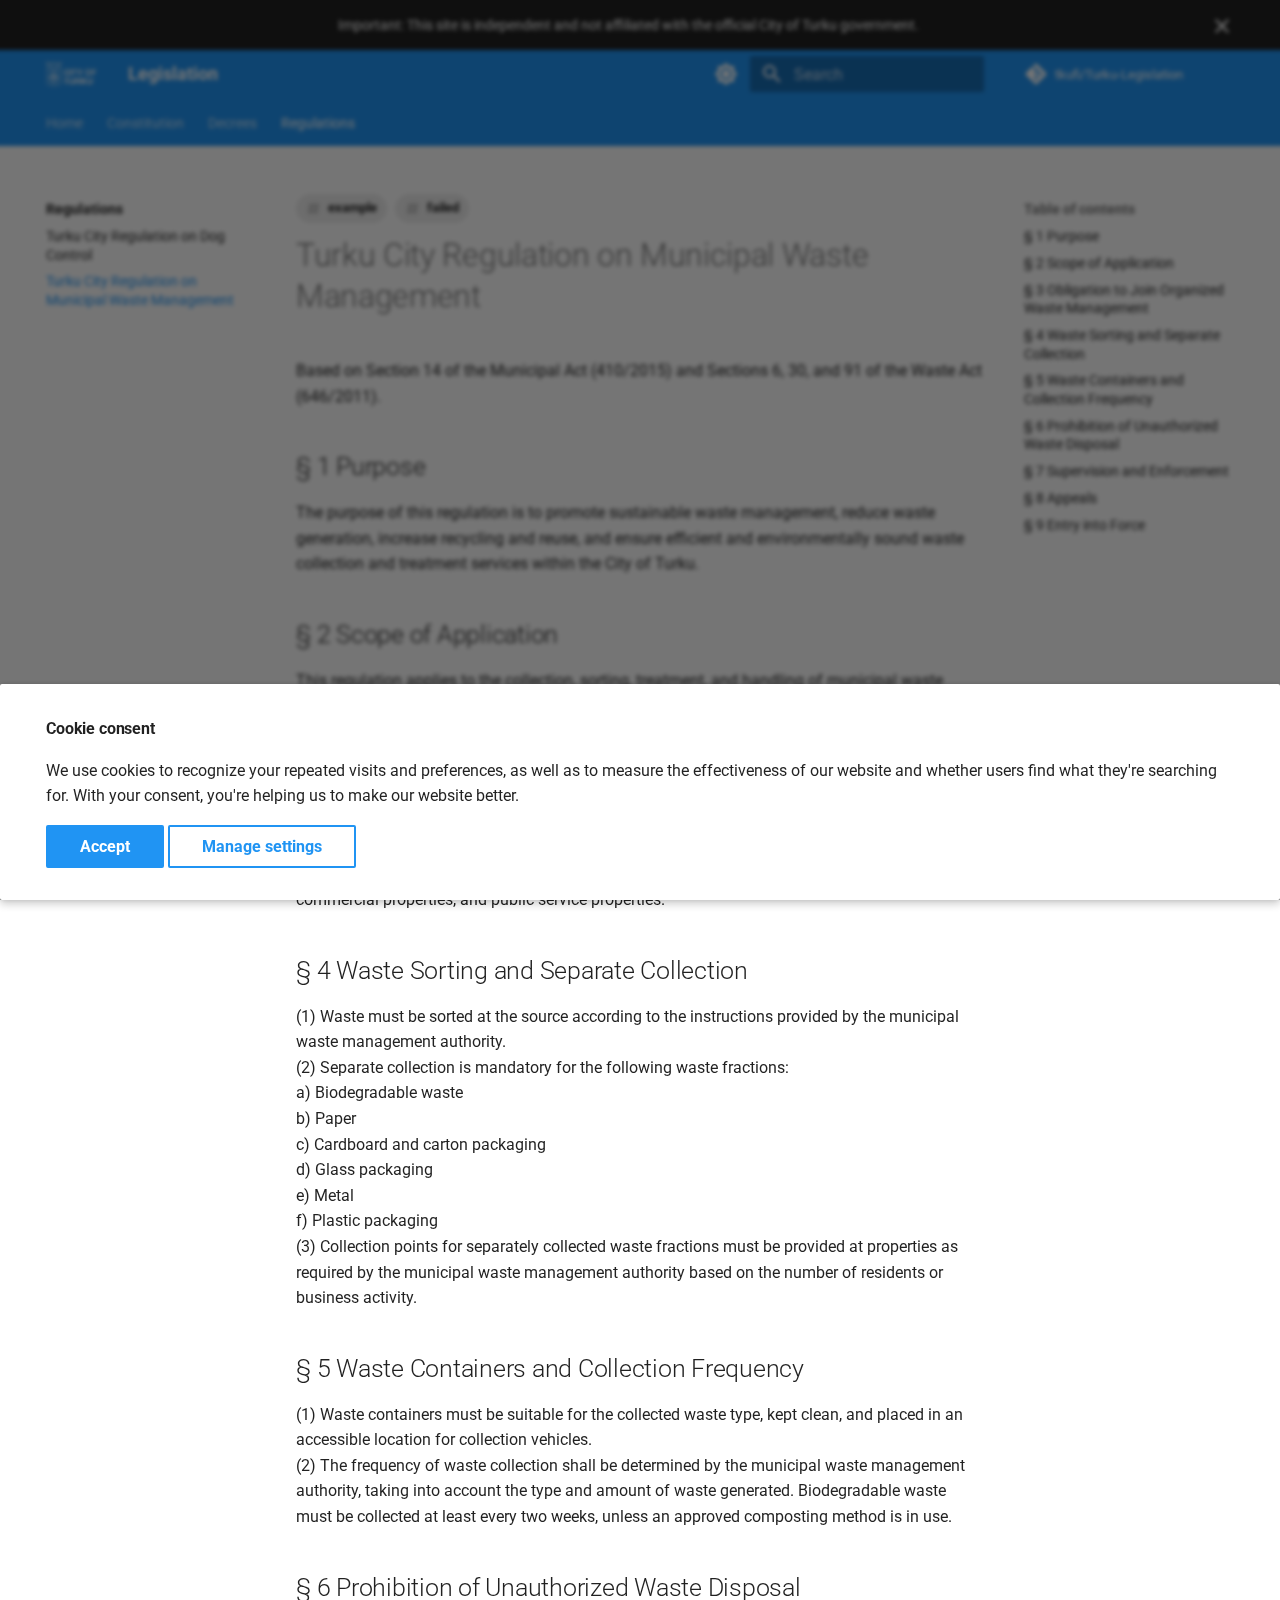
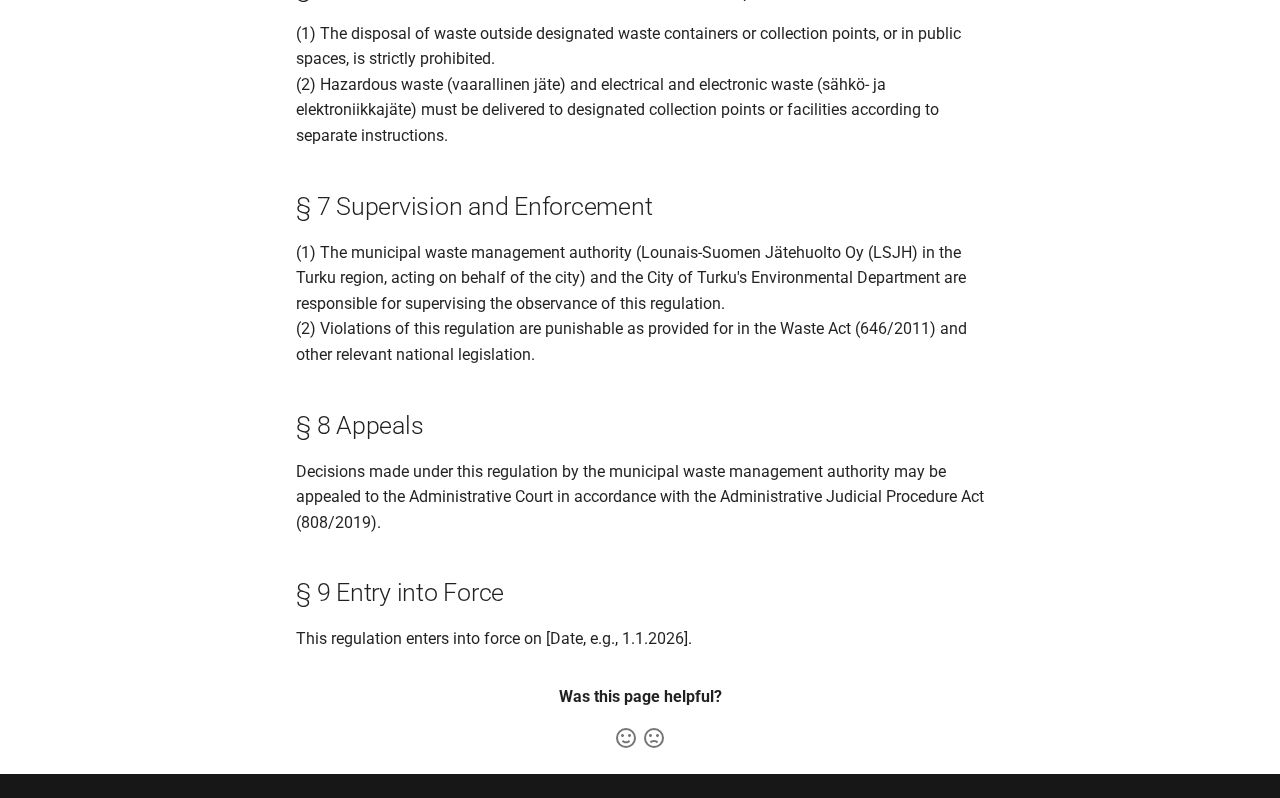
<file: regulations/2025-05-21_WasteManagement/index.html>
<!doctype html>
<html lang="en" class="no-js">
  <head>
    
      <meta charset="utf-8">
      <meta name="viewport" content="width=device-width,initial-scale=1">
      
      
      
        <link rel="canonical" href="https://tkufi.github.io/Turku-Legislation/regulations/2025-05-21_WasteManagement/">
      
      
        <link rel="prev" href="../2025-05-21_DogControl/">
      
      
      
      <link rel="icon" href="../../assets/images/favicon.png">
      <meta name="generator" content="mkdocs-1.6.1, mkdocs-material-9.6.14">
    
    
      
        <title>Turku City Regulation on Municipal Waste Management - Legislation</title>
      
    
    
      <link rel="stylesheet" href="../../assets/stylesheets/main.342714a4.min.css">
      
        
        <link rel="stylesheet" href="../../assets/stylesheets/palette.06af60db.min.css">
      
      


    
    
      
    
    
      
        
        
        <link rel="preconnect" href="https://fonts.gstatic.com" crossorigin>
        <link rel="stylesheet" href="https://fonts.googleapis.com/css?family=Roboto:300,300i,400,400i,700,700i%7CRoboto+Mono:400,400i,700,700i&display=fallback">
        <style>:root{--md-text-font:"Roboto";--md-code-font:"Roboto Mono"}</style>
      
    
    
    <script>__md_scope=new URL("../..",location),__md_hash=e=>[...e].reduce(((e,_)=>(e<<5)-e+_.charCodeAt(0)),0),__md_get=(e,_=localStorage,t=__md_scope)=>JSON.parse(_.getItem(t.pathname+"."+e)),__md_set=(e,_,t=localStorage,a=__md_scope)=>{try{t.setItem(a.pathname+"."+e,JSON.stringify(_))}catch(e){}}</script>
    
      
  


  
  

<script id="__analytics">function __md_analytics(){function e(){dataLayer.push(arguments)}window.dataLayer=window.dataLayer||[],e("js",new Date),e("config","G-4ZS7RFTTKW"),document.addEventListener("DOMContentLoaded",(function(){document.forms.search&&document.forms.search.query.addEventListener("blur",(function(){this.value&&e("event","search",{search_term:this.value})}));document$.subscribe((function(){var t=document.forms.feedback;if(void 0!==t)for(var a of t.querySelectorAll("[type=submit]"))a.addEventListener("click",(function(a){a.preventDefault();var n=document.location.pathname,d=this.getAttribute("data-md-value");e("event","feedback",{page:n,data:d}),t.firstElementChild.disabled=!0;var r=t.querySelector(".md-feedback__note [data-md-value='"+d+"']");r&&(r.hidden=!1)})),t.hidden=!1})),location$.subscribe((function(t){e("config","G-4ZS7RFTTKW",{page_path:t.pathname})}))}));var t=document.createElement("script");t.async=!0,t.src="https://www.googletagmanager.com/gtag/js?id=G-4ZS7RFTTKW",document.getElementById("__analytics").insertAdjacentElement("afterEnd",t)}</script>
  
    <script>if("undefined"!=typeof __md_analytics){var consent=__md_get("__consent");consent&&consent.analytics&&__md_analytics()}</script>
  

    
    
    
  </head>
  
  
    
    
      
    
    
    
    
    <body dir="ltr" data-md-color-scheme="slate" data-md-color-primary="black" data-md-color-accent="blue">
  
    
    <input class="md-toggle" data-md-toggle="drawer" type="checkbox" id="__drawer" autocomplete="off">
    <input class="md-toggle" data-md-toggle="search" type="checkbox" id="__search" autocomplete="off">
    <label class="md-overlay" for="__drawer"></label>
    <div data-md-component="skip">
      
        
        <a href="#turku-city-regulation-on-municipal-waste-management" class="md-skip">
          Skip to content
        </a>
      
    </div>
    <div data-md-component="announce">
      
        <aside class="md-banner">
          <div class="md-banner__inner md-grid md-typeset">
            
              <button class="md-banner__button md-icon" aria-label="Don't show this again">
                
                <svg xmlns="http://www.w3.org/2000/svg" viewBox="0 0 24 24"><path d="M19 6.41 17.59 5 12 10.59 6.41 5 5 6.41 10.59 12 5 17.59 6.41 19 12 13.41 17.59 19 19 17.59 13.41 12z"/></svg>
              </button>
            
            
<p style="text-align: center;">Important: This site is independent and not affiliated with the official City of Turku
    government.</p>

          </div>
          
            <script>var el=document.querySelector("[data-md-component=announce]");if(el){var content=el.querySelector(".md-typeset");__md_hash(content.innerHTML)===__md_get("__announce")&&(el.hidden=!0)}</script>
          
        </aside>
      
    </div>
    
    
      

<header class="md-header" data-md-component="header">
  <nav class="md-header__inner md-grid" aria-label="Header">
    <a href="../.." title="Legislation" class="md-header__button md-logo" aria-label="Legislation" data-md-component="logo">
      
  <img src="../../assets/logo.png" alt="logo">

    </a>
    <label class="md-header__button md-icon" for="__drawer">
      
      <svg xmlns="http://www.w3.org/2000/svg" viewBox="0 0 24 24"><path d="M3 6h18v2H3zm0 5h18v2H3zm0 5h18v2H3z"/></svg>
    </label>
    <div class="md-header__title" data-md-component="header-title">
      <div class="md-header__ellipsis">
        <div class="md-header__topic">
          <span class="md-ellipsis">
            Legislation
          </span>
        </div>
        <div class="md-header__topic" data-md-component="header-topic">
          <span class="md-ellipsis">
            
              Turku City Regulation on Municipal Waste Management
            
          </span>
        </div>
      </div>
    </div>
    
      
        <form class="md-header__option" data-md-component="palette">
  
    
    
    
    <input class="md-option" data-md-color-media="(prefers-color-scheme: dark)" data-md-color-scheme="slate" data-md-color-primary="black" data-md-color-accent="blue"  aria-label="Switch to system preference"  type="radio" name="__palette" id="__palette_0">
    
      <label class="md-header__button md-icon" title="Switch to system preference" for="__palette_1" hidden>
        <svg xmlns="http://www.w3.org/2000/svg" viewBox="0 0 24 24"><path d="M12 18c-.89 0-1.74-.2-2.5-.55C11.56 16.5 13 14.42 13 12s-1.44-4.5-3.5-5.45C10.26 6.2 11.11 6 12 6a6 6 0 0 1 6 6 6 6 0 0 1-6 6m8-9.31V4h-4.69L12 .69 8.69 4H4v4.69L.69 12 4 15.31V20h4.69L12 23.31 15.31 20H20v-4.69L23.31 12z"/></svg>
      </label>
    
  
    
    
    
    <input class="md-option" data-md-color-media="(prefers-color-scheme: light)" data-md-color-scheme="default" data-md-color-primary="blue" data-md-color-accent="blue"  aria-label="Switch to dark mode"  type="radio" name="__palette" id="__palette_1">
    
      <label class="md-header__button md-icon" title="Switch to dark mode" for="__palette_0" hidden>
        <svg xmlns="http://www.w3.org/2000/svg" viewBox="0 0 24 24"><path d="M12 8a4 4 0 0 0-4 4 4 4 0 0 0 4 4 4 4 0 0 0 4-4 4 4 0 0 0-4-4m0 10a6 6 0 0 1-6-6 6 6 0 0 1 6-6 6 6 0 0 1 6 6 6 6 0 0 1-6 6m8-9.31V4h-4.69L12 .69 8.69 4H4v4.69L.69 12 4 15.31V20h4.69L12 23.31 15.31 20H20v-4.69L23.31 12z"/></svg>
      </label>
    
  
</form>
      
    
    
      <script>var palette=__md_get("__palette");if(palette&&palette.color){if("(prefers-color-scheme)"===palette.color.media){var media=matchMedia("(prefers-color-scheme: light)"),input=document.querySelector(media.matches?"[data-md-color-media='(prefers-color-scheme: light)']":"[data-md-color-media='(prefers-color-scheme: dark)']");palette.color.media=input.getAttribute("data-md-color-media"),palette.color.scheme=input.getAttribute("data-md-color-scheme"),palette.color.primary=input.getAttribute("data-md-color-primary"),palette.color.accent=input.getAttribute("data-md-color-accent")}for(var[key,value]of Object.entries(palette.color))document.body.setAttribute("data-md-color-"+key,value)}</script>
    
    
    
      
      
        <label class="md-header__button md-icon" for="__search">
          
          <svg xmlns="http://www.w3.org/2000/svg" viewBox="0 0 24 24"><path d="M9.5 3A6.5 6.5 0 0 1 16 9.5c0 1.61-.59 3.09-1.56 4.23l.27.27h.79l5 5-1.5 1.5-5-5v-.79l-.27-.27A6.52 6.52 0 0 1 9.5 16 6.5 6.5 0 0 1 3 9.5 6.5 6.5 0 0 1 9.5 3m0 2C7 5 5 7 5 9.5S7 14 9.5 14 14 12 14 9.5 12 5 9.5 5"/></svg>
        </label>
        <div class="md-search" data-md-component="search" role="dialog">
  <label class="md-search__overlay" for="__search"></label>
  <div class="md-search__inner" role="search">
    <form class="md-search__form" name="search">
      <input type="text" class="md-search__input" name="query" aria-label="Search" placeholder="Search" autocapitalize="off" autocorrect="off" autocomplete="off" spellcheck="false" data-md-component="search-query" required>
      <label class="md-search__icon md-icon" for="__search">
        
        <svg xmlns="http://www.w3.org/2000/svg" viewBox="0 0 24 24"><path d="M9.5 3A6.5 6.5 0 0 1 16 9.5c0 1.61-.59 3.09-1.56 4.23l.27.27h.79l5 5-1.5 1.5-5-5v-.79l-.27-.27A6.52 6.52 0 0 1 9.5 16 6.5 6.5 0 0 1 3 9.5 6.5 6.5 0 0 1 9.5 3m0 2C7 5 5 7 5 9.5S7 14 9.5 14 14 12 14 9.5 12 5 9.5 5"/></svg>
        
        <svg xmlns="http://www.w3.org/2000/svg" viewBox="0 0 24 24"><path d="M20 11v2H8l5.5 5.5-1.42 1.42L4.16 12l7.92-7.92L13.5 5.5 8 11z"/></svg>
      </label>
      <nav class="md-search__options" aria-label="Search">
        
        <button type="reset" class="md-search__icon md-icon" title="Clear" aria-label="Clear" tabindex="-1">
          
          <svg xmlns="http://www.w3.org/2000/svg" viewBox="0 0 24 24"><path d="M19 6.41 17.59 5 12 10.59 6.41 5 5 6.41 10.59 12 5 17.59 6.41 19 12 13.41 17.59 19 19 17.59 13.41 12z"/></svg>
        </button>
      </nav>
      
    </form>
    <div class="md-search__output">
      <div class="md-search__scrollwrap" tabindex="0" data-md-scrollfix>
        <div class="md-search-result" data-md-component="search-result">
          <div class="md-search-result__meta">
            Initializing search
          </div>
          <ol class="md-search-result__list" role="presentation"></ol>
        </div>
      </div>
    </div>
  </div>
</div>
      
    
    
      <div class="md-header__source">
        <a href="https://github.com/tkufi/Turku-Legislation" title="Go to repository" class="md-source" data-md-component="source">
  <div class="md-source__icon md-icon">
    
    <svg xmlns="http://www.w3.org/2000/svg" viewBox="0 0 448 512"><!--! Font Awesome Free 6.7.2 by @fontawesome - https://fontawesome.com License - https://fontawesome.com/license/free (Icons: CC BY 4.0, Fonts: SIL OFL 1.1, Code: MIT License) Copyright 2024 Fonticons, Inc.--><path d="M439.55 236.05 244 40.45a28.87 28.87 0 0 0-40.81 0l-40.66 40.63 51.52 51.52c27.06-9.14 52.68 16.77 43.39 43.68l49.66 49.66c34.23-11.8 61.18 31 35.47 56.69-26.49 26.49-70.21-2.87-56-37.34L240.22 199v121.85c25.3 12.54 22.26 41.85 9.08 55a34.34 34.34 0 0 1-48.55 0c-17.57-17.6-11.07-46.91 11.25-56v-123c-20.8-8.51-24.6-30.74-18.64-45L142.57 101 8.45 235.14a28.86 28.86 0 0 0 0 40.81l195.61 195.6a28.86 28.86 0 0 0 40.8 0l194.69-194.69a28.86 28.86 0 0 0 0-40.81"/></svg>
  </div>
  <div class="md-source__repository">
    tkufi/Turku-Legislation
  </div>
</a>
      </div>
    
  </nav>
  
</header>
    
    <div class="md-container" data-md-component="container">
      
      
        
          
            
<nav class="md-tabs" aria-label="Tabs" data-md-component="tabs">
  <div class="md-grid">
    <ul class="md-tabs__list">
      
        
  
  
  
  
    <li class="md-tabs__item">
      <a href="../.." class="md-tabs__link">
        
  
  
    
  
  Home

      </a>
    </li>
  

      
        
  
  
  
  
    
    
      <li class="md-tabs__item">
        <a href="../../constitution/" class="md-tabs__link">
          
  
  
    
  
  Constitution

        </a>
      </li>
    
  

      
        
  
  
  
  
    
    
      <li class="md-tabs__item">
        <a href="../../decrees/" class="md-tabs__link">
          
  
  
    
  
  Decrees

        </a>
      </li>
    
  

      
        
  
  
  
    
  
  
    
    
      <li class="md-tabs__item md-tabs__item--active">
        <a href="../" class="md-tabs__link">
          
  
  
    
  
  Regulations

        </a>
      </li>
    
  

      
    </ul>
  </div>
</nav>
          
        
      
      <main class="md-main" data-md-component="main">
        <div class="md-main__inner md-grid">
          
            
              
              <div class="md-sidebar md-sidebar--primary" data-md-component="sidebar" data-md-type="navigation" >
                <div class="md-sidebar__scrollwrap">
                  <div class="md-sidebar__inner">
                    


  


<nav class="md-nav md-nav--primary md-nav--lifted" aria-label="Navigation" data-md-level="0">
  <label class="md-nav__title" for="__drawer">
    <a href="../.." title="Legislation" class="md-nav__button md-logo" aria-label="Legislation" data-md-component="logo">
      
  <img src="../../assets/logo.png" alt="logo">

    </a>
    Legislation
  </label>
  
    <div class="md-nav__source">
      <a href="https://github.com/tkufi/Turku-Legislation" title="Go to repository" class="md-source" data-md-component="source">
  <div class="md-source__icon md-icon">
    
    <svg xmlns="http://www.w3.org/2000/svg" viewBox="0 0 448 512"><!--! Font Awesome Free 6.7.2 by @fontawesome - https://fontawesome.com License - https://fontawesome.com/license/free (Icons: CC BY 4.0, Fonts: SIL OFL 1.1, Code: MIT License) Copyright 2024 Fonticons, Inc.--><path d="M439.55 236.05 244 40.45a28.87 28.87 0 0 0-40.81 0l-40.66 40.63 51.52 51.52c27.06-9.14 52.68 16.77 43.39 43.68l49.66 49.66c34.23-11.8 61.18 31 35.47 56.69-26.49 26.49-70.21-2.87-56-37.34L240.22 199v121.85c25.3 12.54 22.26 41.85 9.08 55a34.34 34.34 0 0 1-48.55 0c-17.57-17.6-11.07-46.91 11.25-56v-123c-20.8-8.51-24.6-30.74-18.64-45L142.57 101 8.45 235.14a28.86 28.86 0 0 0 0 40.81l195.61 195.6a28.86 28.86 0 0 0 40.8 0l194.69-194.69a28.86 28.86 0 0 0 0-40.81"/></svg>
  </div>
  <div class="md-source__repository">
    tkufi/Turku-Legislation
  </div>
</a>
    </div>
  
  <ul class="md-nav__list" data-md-scrollfix>
    
      
      
  
  
  
  
    <li class="md-nav__item">
      <a href="../.." class="md-nav__link">
        
  
  
  <span class="md-ellipsis">
    Home
    
  </span>
  

      </a>
    </li>
  

    
      
      
  
  
  
  
    
    
      
        
          
        
      
        
      
        
      
        
      
        
      
    
    
    
      
      
        
      
    
    
    <li class="md-nav__item md-nav__item--nested">
      
        
        
        <input class="md-nav__toggle md-toggle " type="checkbox" id="__nav_2" >
        
          
          <div class="md-nav__link md-nav__container">
            <a href="../../constitution/" class="md-nav__link ">
              
  
  
  <span class="md-ellipsis">
    Constitution
    
  </span>
  

            </a>
            
              
              <label class="md-nav__link " for="__nav_2" id="__nav_2_label" tabindex="0">
                <span class="md-nav__icon md-icon"></span>
              </label>
            
          </div>
        
        <nav class="md-nav" data-md-level="1" aria-labelledby="__nav_2_label" aria-expanded="false">
          <label class="md-nav__title" for="__nav_2">
            <span class="md-nav__icon md-icon"></span>
            Constitution
          </label>
          <ul class="md-nav__list" data-md-scrollfix>
            
              
            
              
                
  
  
  
  
    <li class="md-nav__item">
      <a href="../../constitution/Chapter%201/" class="md-nav__link">
        
  
  
  <span class="md-ellipsis">
    Chapter 1 - Fundamental provisions
    
  </span>
  

      </a>
    </li>
  

              
            
              
                
  
  
  
  
    <li class="md-nav__item">
      <a href="../../constitution/Chapter%202/" class="md-nav__link">
        
  
  
  <span class="md-ellipsis">
    Chapter 2 - Basic rights and liberties
    
  </span>
  

      </a>
    </li>
  

              
            
              
                
  
  
  
  
    <li class="md-nav__item">
      <a href="../../constitution/Chapter%203/" class="md-nav__link">
        
  
  
  <span class="md-ellipsis">
    Chapter 3 - The Parliament and the Representatives
    
  </span>
  

      </a>
    </li>
  

              
            
              
                
  
  
  
  
    <li class="md-nav__item">
      <a href="../../constitution/Chapter%204/" class="md-nav__link">
        
  
  
  <span class="md-ellipsis">
    Chapter 4 - Parliamentary activity
    
  </span>
  

      </a>
    </li>
  

              
            
          </ul>
        </nav>
      
    </li>
  

    
      
      
  
  
  
  
    
    
      
        
          
        
      
    
    
    
      
      
        
      
    
    
    <li class="md-nav__item md-nav__item--nested">
      
        
        
        <input class="md-nav__toggle md-toggle " type="checkbox" id="__nav_3" >
        
          
          <div class="md-nav__link md-nav__container">
            <a href="../../decrees/" class="md-nav__link ">
              
  
  
  <span class="md-ellipsis">
    Decrees
    
  </span>
  

            </a>
            
          </div>
        
        <nav class="md-nav" data-md-level="1" aria-labelledby="__nav_3_label" aria-expanded="false">
          <label class="md-nav__title" for="__nav_3">
            <span class="md-nav__icon md-icon"></span>
            Decrees
          </label>
          <ul class="md-nav__list" data-md-scrollfix>
            
              
            
          </ul>
        </nav>
      
    </li>
  

    
      
      
  
  
    
  
  
  
    
    
      
        
          
        
      
        
      
        
      
    
    
    
      
        
        
      
      
        
      
    
    
    <li class="md-nav__item md-nav__item--active md-nav__item--section md-nav__item--nested">
      
        
        
        <input class="md-nav__toggle md-toggle " type="checkbox" id="__nav_4" checked>
        
          
          <div class="md-nav__link md-nav__container">
            <a href="../" class="md-nav__link ">
              
  
  
  <span class="md-ellipsis">
    Regulations
    
  </span>
  

            </a>
            
              
              <label class="md-nav__link " for="__nav_4" id="__nav_4_label" tabindex="">
                <span class="md-nav__icon md-icon"></span>
              </label>
            
          </div>
        
        <nav class="md-nav" data-md-level="1" aria-labelledby="__nav_4_label" aria-expanded="true">
          <label class="md-nav__title" for="__nav_4">
            <span class="md-nav__icon md-icon"></span>
            Regulations
          </label>
          <ul class="md-nav__list" data-md-scrollfix>
            
              
            
              
                
  
  
  
  
    <li class="md-nav__item">
      <a href="../2025-05-21_DogControl/" class="md-nav__link">
        
  
  
  <span class="md-ellipsis">
    Turku City Regulation on Dog Control
    
  </span>
  

      </a>
    </li>
  

              
            
              
                
  
  
    
  
  
  
    <li class="md-nav__item md-nav__item--active">
      
      <input class="md-nav__toggle md-toggle" type="checkbox" id="__toc">
      
      
        
      
      
        <label class="md-nav__link md-nav__link--active" for="__toc">
          
  
  
  <span class="md-ellipsis">
    Turku City Regulation on Municipal Waste Management
    
  </span>
  

          <span class="md-nav__icon md-icon"></span>
        </label>
      
      <a href="./" class="md-nav__link md-nav__link--active">
        
  
  
  <span class="md-ellipsis">
    Turku City Regulation on Municipal Waste Management
    
  </span>
  

      </a>
      
        

<nav class="md-nav md-nav--secondary" aria-label="Table of contents">
  
  
  
    
  
  
    <label class="md-nav__title" for="__toc">
      <span class="md-nav__icon md-icon"></span>
      Table of contents
    </label>
    <ul class="md-nav__list" data-md-component="toc" data-md-scrollfix>
      
        <li class="md-nav__item">
  <a href="#1-purpose" class="md-nav__link">
    <span class="md-ellipsis">
      § 1 Purpose
    </span>
  </a>
  
</li>
      
        <li class="md-nav__item">
  <a href="#2-scope-of-application" class="md-nav__link">
    <span class="md-ellipsis">
      § 2 Scope of Application
    </span>
  </a>
  
</li>
      
        <li class="md-nav__item">
  <a href="#3-obligation-to-join-organized-waste-management" class="md-nav__link">
    <span class="md-ellipsis">
      § 3 Obligation to Join Organized Waste Management
    </span>
  </a>
  
</li>
      
        <li class="md-nav__item">
  <a href="#4-waste-sorting-and-separate-collection" class="md-nav__link">
    <span class="md-ellipsis">
      § 4 Waste Sorting and Separate Collection
    </span>
  </a>
  
</li>
      
        <li class="md-nav__item">
  <a href="#5-waste-containers-and-collection-frequency" class="md-nav__link">
    <span class="md-ellipsis">
      § 5 Waste Containers and Collection Frequency
    </span>
  </a>
  
</li>
      
        <li class="md-nav__item">
  <a href="#6-prohibition-of-unauthorized-waste-disposal" class="md-nav__link">
    <span class="md-ellipsis">
      § 6 Prohibition of Unauthorized Waste Disposal
    </span>
  </a>
  
</li>
      
        <li class="md-nav__item">
  <a href="#7-supervision-and-enforcement" class="md-nav__link">
    <span class="md-ellipsis">
      § 7 Supervision and Enforcement
    </span>
  </a>
  
</li>
      
        <li class="md-nav__item">
  <a href="#8-appeals" class="md-nav__link">
    <span class="md-ellipsis">
      § 8 Appeals
    </span>
  </a>
  
</li>
      
        <li class="md-nav__item">
  <a href="#9-entry-into-force" class="md-nav__link">
    <span class="md-ellipsis">
      § 9 Entry into Force
    </span>
  </a>
  
</li>
      
    </ul>
  
</nav>
      
    </li>
  

              
            
          </ul>
        </nav>
      
    </li>
  

    
  </ul>
</nav>
                  </div>
                </div>
              </div>
            
            
              
              <div class="md-sidebar md-sidebar--secondary" data-md-component="sidebar" data-md-type="toc" >
                <div class="md-sidebar__scrollwrap">
                  <div class="md-sidebar__inner">
                    

<nav class="md-nav md-nav--secondary" aria-label="Table of contents">
  
  
  
    
  
  
    <label class="md-nav__title" for="__toc">
      <span class="md-nav__icon md-icon"></span>
      Table of contents
    </label>
    <ul class="md-nav__list" data-md-component="toc" data-md-scrollfix>
      
        <li class="md-nav__item">
  <a href="#1-purpose" class="md-nav__link">
    <span class="md-ellipsis">
      § 1 Purpose
    </span>
  </a>
  
</li>
      
        <li class="md-nav__item">
  <a href="#2-scope-of-application" class="md-nav__link">
    <span class="md-ellipsis">
      § 2 Scope of Application
    </span>
  </a>
  
</li>
      
        <li class="md-nav__item">
  <a href="#3-obligation-to-join-organized-waste-management" class="md-nav__link">
    <span class="md-ellipsis">
      § 3 Obligation to Join Organized Waste Management
    </span>
  </a>
  
</li>
      
        <li class="md-nav__item">
  <a href="#4-waste-sorting-and-separate-collection" class="md-nav__link">
    <span class="md-ellipsis">
      § 4 Waste Sorting and Separate Collection
    </span>
  </a>
  
</li>
      
        <li class="md-nav__item">
  <a href="#5-waste-containers-and-collection-frequency" class="md-nav__link">
    <span class="md-ellipsis">
      § 5 Waste Containers and Collection Frequency
    </span>
  </a>
  
</li>
      
        <li class="md-nav__item">
  <a href="#6-prohibition-of-unauthorized-waste-disposal" class="md-nav__link">
    <span class="md-ellipsis">
      § 6 Prohibition of Unauthorized Waste Disposal
    </span>
  </a>
  
</li>
      
        <li class="md-nav__item">
  <a href="#7-supervision-and-enforcement" class="md-nav__link">
    <span class="md-ellipsis">
      § 7 Supervision and Enforcement
    </span>
  </a>
  
</li>
      
        <li class="md-nav__item">
  <a href="#8-appeals" class="md-nav__link">
    <span class="md-ellipsis">
      § 8 Appeals
    </span>
  </a>
  
</li>
      
        <li class="md-nav__item">
  <a href="#9-entry-into-force" class="md-nav__link">
    <span class="md-ellipsis">
      § 9 Entry into Force
    </span>
  </a>
  
</li>
      
    </ul>
  
</nav>
                  </div>
                </div>
              </div>
            
          
          
            <div class="md-content" data-md-component="content">
              <article class="md-content__inner md-typeset">
                
                  

  <nav class="md-tags" >
    
      
      
        
        
      
      
        <span class="md-tag md-tag-icon">example</span>
      
    
      
      
        
        
          
        
      
      
        <span class="md-tag md-tag-icon md-tag--failed">failed</span>
      
    
  </nav>


  
  


<h1 id="turku-city-regulation-on-municipal-waste-management">Turku City Regulation on Municipal Waste Management<a class="headerlink" href="#turku-city-regulation-on-municipal-waste-management" title="Permanent link">¶</a></h1>
<p>Based on Section 14 of the Municipal Act (410/2015) and Sections 6, 30, and 91 of the Waste Act (646/2011).</p>
<h2 id="1-purpose">§ 1 Purpose<a class="headerlink" href="#1-purpose" title="Permanent link">¶</a></h2>
<p>The purpose of this regulation is to promote sustainable waste management, reduce waste generation, increase recycling and reuse, and ensure efficient and environmentally sound waste collection and treatment services within the City of Turku.</p>
<h2 id="2-scope-of-application">§ 2 Scope of Application<a class="headerlink" href="#2-scope-of-application" title="Permanent link">¶</a></h2>
<p>This regulation applies to the collection, sorting, treatment, and handling of municipal waste generated in properties within the administrative area of the City of Turku.</p>
<h2 id="3-obligation-to-join-organized-waste-management">§ 3 Obligation to Join Organized Waste Management<a class="headerlink" href="#3-obligation-to-join-organized-waste-management" title="Permanent link">¶</a></h2>
<p>(1) All properties (kiinteistöt) generating municipal waste within the City of Turku are obligated to join the waste collection system organized by the municipal waste management authority (kunnallinen jätehuoltoviranomainen).
(2) This obligation applies to residential properties, commercial properties, and public service properties.</p>
<h2 id="4-waste-sorting-and-separate-collection">§ 4 Waste Sorting and Separate Collection<a class="headerlink" href="#4-waste-sorting-and-separate-collection" title="Permanent link">¶</a></h2>
<p>(1) Waste must be sorted at the source according to the instructions provided by the municipal waste management authority.<br/>
(2) Separate collection is mandatory for the following waste fractions:<br/>
a) Biodegradable waste<br/>
b) Paper<br/>
c) Cardboard and carton packaging<br/>
d) Glass packaging<br/>
e) Metal<br/>
f) Plastic packaging<br/>
(3) Collection points for separately collected waste fractions must be provided at properties as required by the municipal waste management authority based on the number of residents or business activity.</p>
<h2 id="5-waste-containers-and-collection-frequency">§ 5 Waste Containers and Collection Frequency<a class="headerlink" href="#5-waste-containers-and-collection-frequency" title="Permanent link">¶</a></h2>
<p>(1) Waste containers must be suitable for the collected waste type, kept clean, and placed in an accessible location for collection vehicles.<br/>
(2) The frequency of waste collection shall be determined by the municipal waste management authority, taking into account the type and amount of waste generated. Biodegradable waste must be collected at least every two weeks, unless an approved composting method is in use.</p>
<h2 id="6-prohibition-of-unauthorized-waste-disposal">§ 6 Prohibition of Unauthorized Waste Disposal<a class="headerlink" href="#6-prohibition-of-unauthorized-waste-disposal" title="Permanent link">¶</a></h2>
<p>(1) The disposal of waste outside designated waste containers or collection points, or in public spaces, is strictly prohibited.<br/>
(2) Hazardous waste (vaarallinen jäte) and electrical and electronic waste (sähkö- ja elektroniikkajäte) must be delivered to designated collection points or facilities according to separate instructions.</p>
<h2 id="7-supervision-and-enforcement">§ 7 Supervision and Enforcement<a class="headerlink" href="#7-supervision-and-enforcement" title="Permanent link">¶</a></h2>
<p>(1) The municipal waste management authority (Lounais-Suomen Jätehuolto Oy (LSJH) in the Turku region, acting on behalf of the city) and the City of Turku's Environmental Department are responsible for supervising the observance of this regulation.<br/>
(2) Violations of this regulation are punishable as provided for in the Waste Act (646/2011) and other relevant national legislation.</p>
<h2 id="8-appeals">§ 8 Appeals<a class="headerlink" href="#8-appeals" title="Permanent link">¶</a></h2>
<p>Decisions made under this regulation by the municipal waste management authority may be appealed to the Administrative Court in accordance with the Administrative Judicial Procedure Act (808/2019).</p>
<h2 id="9-entry-into-force">§ 9 Entry into Force<a class="headerlink" href="#9-entry-into-force" title="Permanent link">¶</a></h2>
<p>This regulation enters into force on [Date, e.g., 1.1.2026].</p>







  
  



  



  <form class="md-feedback" name="feedback" hidden>
    <fieldset>
      <legend class="md-feedback__title">
        Was this page helpful?
      </legend>
      <div class="md-feedback__inner">
        <div class="md-feedback__list">
          
            <button class="md-feedback__icon md-icon" type="submit" title="This page was helpful" data-md-value="1">
              <svg xmlns="http://www.w3.org/2000/svg" viewBox="0 0 24 24"><path d="M20 12a8 8 0 0 0-8-8 8 8 0 0 0-8 8 8 8 0 0 0 8 8 8 8 0 0 0 8-8m2 0a10 10 0 0 1-10 10A10 10 0 0 1 2 12 10 10 0 0 1 12 2a10 10 0 0 1 10 10M10 9.5c0 .8-.7 1.5-1.5 1.5S7 10.3 7 9.5 7.7 8 8.5 8s1.5.7 1.5 1.5m7 0c0 .8-.7 1.5-1.5 1.5S14 10.3 14 9.5 14.7 8 15.5 8s1.5.7 1.5 1.5m-5 7.73c-1.75 0-3.29-.73-4.19-1.81L9.23 14c.45.72 1.52 1.23 2.77 1.23s2.32-.51 2.77-1.23l1.42 1.42c-.9 1.08-2.44 1.81-4.19 1.81"/></svg>
            </button>
          
            <button class="md-feedback__icon md-icon" type="submit" title="This page could be improved" data-md-value="0">
              <svg xmlns="http://www.w3.org/2000/svg" viewBox="0 0 24 24"><path d="M20 12a8 8 0 0 0-8-8 8 8 0 0 0-8 8 8 8 0 0 0 8 8 8 8 0 0 0 8-8m2 0a10 10 0 0 1-10 10A10 10 0 0 1 2 12 10 10 0 0 1 12 2a10 10 0 0 1 10 10m-6.5-4c.8 0 1.5.7 1.5 1.5s-.7 1.5-1.5 1.5-1.5-.7-1.5-1.5.7-1.5 1.5-1.5M10 9.5c0 .8-.7 1.5-1.5 1.5S7 10.3 7 9.5 7.7 8 8.5 8s1.5.7 1.5 1.5m2 4.5c1.75 0 3.29.72 4.19 1.81l-1.42 1.42C14.32 16.5 13.25 16 12 16s-2.32.5-2.77 1.23l-1.42-1.42C8.71 14.72 10.25 14 12 14"/></svg>
            </button>
          
        </div>
        <div class="md-feedback__note">
          
            <div data-md-value="1" hidden>
              
              
                
              
              
              
                
                
              
              Thanks for your feedback!
            </div>
          
            <div data-md-value="0" hidden>
              
              
                
              
              
              
                
                
              
              Womp womp.
            </div>
          
        </div>
      </div>
    </fieldset>
  </form>


                
              </article>
            </div>
          
          
<script>var target=document.getElementById(location.hash.slice(1));target&&target.name&&(target.checked=target.name.startsWith("__tabbed_"))</script>
        </div>
        
          <button type="button" class="md-top md-icon" data-md-component="top" hidden>
  
  <svg xmlns="http://www.w3.org/2000/svg" viewBox="0 0 24 24"><path d="M13 20h-2V8l-5.5 5.5-1.42-1.42L12 4.16l7.92 7.92-1.42 1.42L13 8z"/></svg>
  Back to top
</button>
        
      </main>
      
        <footer class="md-footer">
  
  <div class="md-footer-meta md-typeset">
    <div class="md-footer-meta__inner md-grid">
      <div class="md-copyright">
  
  
</div>
      
    </div>
  </div>
</footer>
      
    </div>
    <div class="md-dialog" data-md-component="dialog">
      <div class="md-dialog__inner md-typeset"></div>
    </div>
    
    
      <div class="md-consent" data-md-component="consent" id="__consent" hidden>
        <div class="md-consent__overlay"></div>
        <aside class="md-consent__inner">
          <form class="md-consent__form md-grid md-typeset" name="consent">
            


  


<h4>Cookie consent</h4>
<p>We use cookies to recognize your repeated visits and preferences, as well as to measure the effectiveness of our website and whether users find what they're searching for. With your consent, you're helping us to make our website better.</p>
<input class="md-toggle" type="checkbox" id="__settings" >
<div class="md-consent__settings">
  <ul class="task-list">
    
    
      
        
  
  
    
    
  
  <li class="task-list-item">
    <label class="task-list-control">
      <input type="checkbox" name="analytics" checked>
      <span class="task-list-indicator"></span>
      Google Analytics
    </label>
  </li>

      
    
    
      
        
  
  
    
    
  
  <li class="task-list-item">
    <label class="task-list-control">
      <input type="checkbox" name="github" checked>
      <span class="task-list-indicator"></span>
      GitHub
    </label>
  </li>

      
    
    
  </ul>
</div>
<div class="md-consent__controls">
  
    
      <button class="md-button md-button--primary">Accept</button>
    
    
    
  
    
    
    
      <label class="md-button" for="__settings">Manage settings</label>
    
  
</div>
          </form>
        </aside>
      </div>
      <script>var consent=__md_get("__consent");if(consent)for(var input of document.forms.consent.elements)input.name&&(input.checked=consent[input.name]||!1);else"file:"!==location.protocol&&setTimeout((function(){document.querySelector("[data-md-component=consent]").hidden=!1}),250);var form=document.forms.consent;for(var action of["submit","reset"])form.addEventListener(action,(function(e){if(e.preventDefault(),"reset"===e.type)for(var n of document.forms.consent.elements)n.name&&(n.checked=!1);__md_set("__consent",Object.fromEntries(Array.from(new FormData(form).keys()).map((function(e){return[e,!0]})))),location.hash="",location.reload()}))</script>
    
    
      
      <script id="__config" type="application/json">{"base": "../..", "features": ["navigation.tabs", "navigation.sections", "navigation.path", "navigation.indexes", "navigation.top", "announce.dismiss"], "search": "../../assets/javascripts/workers/search.d50fe291.min.js", "tags": {"failed": "failed", "passed": "passed", "pending": "pending"}, "translations": {"clipboard.copied": "Copied to clipboard", "clipboard.copy": "Copy to clipboard", "search.result.more.one": "1 more on this page", "search.result.more.other": "# more on this page", "search.result.none": "No matching documents", "search.result.one": "1 matching document", "search.result.other": "# matching documents", "search.result.placeholder": "Type to start searching", "search.result.term.missing": "Missing", "select.version": "Select version"}, "version": null}</script>
    
    
      <script src="../../assets/javascripts/bundle.13a4f30d.min.js"></script>
      
        <script src="../../javascripts/feedback.js"></script>
      
    
  </body>
</html>
</file>
<file: assets/stylesheets/main.342714a4.min.css>
@charset "UTF-8";html{-webkit-text-size-adjust:none;-moz-text-size-adjust:none;text-size-adjust:none;box-sizing:border-box}*,:after,:before{box-sizing:inherit}@media (prefers-reduced-motion){*,:after,:before{transition:none!important}}body{margin:0}a,button,input,label{-webkit-tap-highlight-color:transparent}a{color:inherit;text-decoration:none}hr{border:0;box-sizing:initial;display:block;height:.05rem;overflow:visible;padding:0}small{font-size:80%}sub,sup{line-height:1em}img{border-style:none}table{border-collapse:initial;border-spacing:0}td,th{font-weight:400;vertical-align:top}button{background:#0000;border:0;font-family:inherit;font-size:inherit;margin:0;padding:0}input{border:0;outline:none}:root{--md-primary-fg-color:#4051b5;--md-primary-fg-color--light:#5d6cc0;--md-primary-fg-color--dark:#303fa1;--md-primary-bg-color:#fff;--md-primary-bg-color--light:#ffffffb3;--md-accent-fg-color:#526cfe;--md-accent-fg-color--transparent:#526cfe1a;--md-accent-bg-color:#fff;--md-accent-bg-color--light:#ffffffb3}[data-md-color-scheme=default]{color-scheme:light}[data-md-color-scheme=default] img[src$="#gh-dark-mode-only"],[data-md-color-scheme=default] img[src$="#only-dark"]{display:none}:root,[data-md-color-scheme=default]{--md-hue:225deg;--md-default-fg-color:#000000de;--md-default-fg-color--light:#0000008a;--md-default-fg-color--lighter:#00000052;--md-default-fg-color--lightest:#00000012;--md-default-bg-color:#fff;--md-default-bg-color--light:#ffffffb3;--md-default-bg-color--lighter:#ffffff4d;--md-default-bg-color--lightest:#ffffff1f;--md-code-fg-color:#36464e;--md-code-bg-color:#f5f5f5;--md-code-hl-color:#4287ff;--md-code-hl-color--light:#4287ff1a;--md-code-hl-number-color:#d52a2a;--md-code-hl-special-color:#db1457;--md-code-hl-function-color:#a846b9;--md-code-hl-constant-color:#6e59d9;--md-code-hl-keyword-color:#3f6ec6;--md-code-hl-string-color:#1c7d4d;--md-code-hl-name-color:var(--md-code-fg-color);--md-code-hl-operator-color:var(--md-default-fg-color--light);--md-code-hl-punctuation-color:var(--md-default-fg-color--light);--md-code-hl-comment-color:var(--md-default-fg-color--light);--md-code-hl-generic-color:var(--md-default-fg-color--light);--md-code-hl-variable-color:var(--md-default-fg-color--light);--md-typeset-color:var(--md-default-fg-color);--md-typeset-a-color:var(--md-primary-fg-color);--md-typeset-del-color:#f5503d26;--md-typeset-ins-color:#0bd57026;--md-typeset-kbd-color:#fafafa;--md-typeset-kbd-accent-color:#fff;--md-typeset-kbd-border-color:#b8b8b8;--md-typeset-mark-color:#ffff0080;--md-typeset-table-color:#0000001f;--md-typeset-table-color--light:rgba(0,0,0,.035);--md-admonition-fg-color:var(--md-default-fg-color);--md-admonition-bg-color:var(--md-default-bg-color);--md-warning-fg-color:#000000de;--md-warning-bg-color:#ff9;--md-footer-fg-color:#fff;--md-footer-fg-color--light:#ffffffb3;--md-footer-fg-color--lighter:#ffffff73;--md-footer-bg-color:#000000de;--md-footer-bg-color--dark:#00000052;--md-shadow-z1:0 0.2rem 0.5rem #0000000d,0 0 0.05rem #0000001a;--md-shadow-z2:0 0.2rem 0.5rem #0000001a,0 0 0.05rem #00000040;--md-shadow-z3:0 0.2rem 0.5rem #0003,0 0 0.05rem #00000059}.md-icon svg{fill:currentcolor;display:block;height:1.2rem;width:1.2rem}body{-webkit-font-smoothing:antialiased;-moz-osx-font-smoothing:grayscale;--md-text-font-family:var(--md-text-font,_),-apple-system,BlinkMacSystemFont,Helvetica,Arial,sans-serif;--md-code-font-family:var(--md-code-font,_),SFMono-Regular,Consolas,Menlo,monospace}aside,body,input{font-feature-settings:"kern","liga";color:var(--md-typeset-color);font-family:var(--md-text-font-family)}code,kbd,pre{font-feature-settings:"kern";font-family:var(--md-code-font-family)}:root{--md-typeset-table-sort-icon:url('data:image/svg+xml;charset=utf-8,<svg xmlns="http://www.w3.org/2000/svg" viewBox="0 0 24 24"><path d="m18 21-4-4h3V7h-3l4-4 4 4h-3v10h3M2 19v-2h10v2M2 13v-2h7v2M2 7V5h4v2z"/></svg>');--md-typeset-table-sort-icon--asc:url('data:image/svg+xml;charset=utf-8,<svg xmlns="http://www.w3.org/2000/svg" viewBox="0 0 24 24"><path d="M19 17h3l-4 4-4-4h3V3h2M2 17h10v2H2M6 5v2H2V5m0 6h7v2H2z"/></svg>');--md-typeset-table-sort-icon--desc:url('data:image/svg+xml;charset=utf-8,<svg xmlns="http://www.w3.org/2000/svg" viewBox="0 0 24 24"><path d="M19 7h3l-4-4-4 4h3v14h2M2 17h10v2H2M6 5v2H2V5m0 6h7v2H2z"/></svg>')}.md-typeset{-webkit-print-color-adjust:exact;color-adjust:exact;font-size:.8rem;line-height:1.6;overflow-wrap:break-word}@media print{.md-typeset{font-size:.68rem}}.md-typeset blockquote,.md-typeset dl,.md-typeset figure,.md-typeset ol,.md-typeset pre,.md-typeset ul{margin-bottom:1em;margin-top:1em}.md-typeset h1{color:var(--md-default-fg-color--light);font-size:2em;line-height:1.3;margin:0 0 1.25em}.md-typeset h1,.md-typeset h2{font-weight:300;letter-spacing:-.01em}.md-typeset h2{font-size:1.5625em;line-height:1.4;margin:1.6em 0 .64em}.md-typeset h3{font-size:1.25em;font-weight:400;letter-spacing:-.01em;line-height:1.5;margin:1.6em 0 .8em}.md-typeset h2+h3{margin-top:.8em}.md-typeset h4{font-weight:700;letter-spacing:-.01em;margin:1em 0}.md-typeset h5,.md-typeset h6{color:var(--md-default-fg-color--light);font-size:.8em;font-weight:700;letter-spacing:-.01em;margin:1.25em 0}.md-typeset h5{text-transform:uppercase}.md-typeset h5 code{text-transform:none}.md-typeset hr{border-bottom:.05rem solid var(--md-default-fg-color--lightest);display:flow-root;margin:1.5em 0}.md-typeset a{color:var(--md-typeset-a-color);word-break:break-word}.md-typeset a,.md-typeset a:before{transition:color 125ms}.md-typeset a:focus,.md-typeset a:hover{color:var(--md-accent-fg-color)}.md-typeset a:focus code,.md-typeset a:hover code{background-color:var(--md-accent-fg-color--transparent)}.md-typeset a code{color:currentcolor;transition:background-color 125ms}.md-typeset a.focus-visible{outline-color:var(--md-accent-fg-color);outline-offset:.2rem}.md-typeset code,.md-typeset kbd,.md-typeset pre{color:var(--md-code-fg-color);direction:ltr;font-variant-ligatures:none}@media print{.md-typeset code,.md-typeset kbd,.md-typeset pre{white-space:pre-wrap}}.md-typeset code{background-color:var(--md-code-bg-color);border-radius:.1rem;-webkit-box-decoration-break:clone;box-decoration-break:clone;font-size:.85em;padding:0 .2941176471em;word-break:break-word}.md-typeset code:not(.focus-visible){-webkit-tap-highlight-color:transparent;outline:none}.md-typeset pre{display:flow-root;line-height:1.4;position:relative}.md-typeset pre>code{-webkit-box-decoration-break:slice;box-decoration-break:slice;box-shadow:none;display:block;margin:0;outline-color:var(--md-accent-fg-color);overflow:auto;padding:.7720588235em 1.1764705882em;scrollbar-color:var(--md-default-fg-color--lighter) #0000;scrollbar-width:thin;touch-action:auto;word-break:normal}.md-typeset pre>code:hover{scrollbar-color:var(--md-accent-fg-color) #0000}.md-typeset pre>code::-webkit-scrollbar{height:.2rem;width:.2rem}.md-typeset pre>code::-webkit-scrollbar-thumb{background-color:var(--md-default-fg-color--lighter)}.md-typeset pre>code::-webkit-scrollbar-thumb:hover{background-color:var(--md-accent-fg-color)}.md-typeset kbd{background-color:var(--md-typeset-kbd-color);border-radius:.1rem;box-shadow:0 .1rem 0 .05rem var(--md-typeset-kbd-border-color),0 .1rem 0 var(--md-typeset-kbd-border-color),0 -.1rem .2rem var(--md-typeset-kbd-accent-color) inset;color:var(--md-default-fg-color);display:inline-block;font-size:.75em;padding:0 .6666666667em;vertical-align:text-top;word-break:break-word}.md-typeset mark{background-color:var(--md-typeset-mark-color);-webkit-box-decoration-break:clone;box-decoration-break:clone;color:inherit;word-break:break-word}.md-typeset abbr{border-bottom:.05rem dotted var(--md-default-fg-color--light);cursor:help;text-decoration:none}.md-typeset small{opacity:.75}[dir=ltr] .md-typeset sub,[dir=ltr] .md-typeset sup{margin-left:.078125em}[dir=rtl] .md-typeset sub,[dir=rtl] .md-typeset sup{margin-right:.078125em}[dir=ltr] .md-typeset blockquote{padding-left:.6rem}[dir=rtl] .md-typeset blockquote{padding-right:.6rem}[dir=ltr] .md-typeset blockquote{border-left:.2rem solid var(--md-default-fg-color--lighter)}[dir=rtl] .md-typeset blockquote{border-right:.2rem solid var(--md-default-fg-color--lighter)}.md-typeset blockquote{color:var(--md-default-fg-color--light);margin-left:0;margin-right:0}.md-typeset ul{list-style-type:disc}.md-typeset ul[type]{list-style-type:revert-layer}[dir=ltr] .md-typeset ol,[dir=ltr] .md-typeset ul{margin-left:.625em}[dir=rtl] .md-typeset ol,[dir=rtl] .md-typeset ul{margin-right:.625em}.md-typeset ol,.md-typeset ul{padding:0}.md-typeset ol:not([hidden]),.md-typeset ul:not([hidden]){display:flow-root}.md-typeset ol ol,.md-typeset ul ol{list-style-type:lower-alpha}.md-typeset ol ol ol,.md-typeset ul ol ol{list-style-type:lower-roman}.md-typeset ol ol ol ol,.md-typeset ul ol ol ol{list-style-type:upper-alpha}.md-typeset ol ol ol ol ol,.md-typeset ul ol ol ol ol{list-style-type:upper-roman}.md-typeset ol[type],.md-typeset ul[type]{list-style-type:revert-layer}[dir=ltr] .md-typeset ol li,[dir=ltr] .md-typeset ul li{margin-left:1.25em}[dir=rtl] .md-typeset ol li,[dir=rtl] .md-typeset ul li{margin-right:1.25em}.md-typeset ol li,.md-typeset ul li{margin-bottom:.5em}.md-typeset ol li blockquote,.md-typeset ol li p,.md-typeset ul li blockquote,.md-typeset ul li p{margin:.5em 0}.md-typeset ol li:last-child,.md-typeset ul li:last-child{margin-bottom:0}[dir=ltr] .md-typeset ol li ol,[dir=ltr] .md-typeset ol li ul,[dir=ltr] .md-typeset ul li ol,[dir=ltr] .md-typeset ul li ul{margin-left:.625em}[dir=rtl] .md-typeset ol li ol,[dir=rtl] .md-typeset ol li ul,[dir=rtl] .md-typeset ul li ol,[dir=rtl] .md-typeset ul li ul{margin-right:.625em}.md-typeset ol li ol,.md-typeset ol li ul,.md-typeset ul li ol,.md-typeset ul li ul{margin-bottom:.5em;margin-top:.5em}[dir=ltr] .md-typeset dd{margin-left:1.875em}[dir=rtl] .md-typeset dd{margin-right:1.875em}.md-typeset dd{margin-bottom:1.5em;margin-top:1em}.md-typeset img,.md-typeset svg,.md-typeset video{height:auto;max-width:100%}.md-typeset img[align=left]{margin:1em 1em 1em 0}.md-typeset img[align=right]{margin:1em 0 1em 1em}.md-typeset img[align]:only-child{margin-top:0}.md-typeset figure{display:flow-root;margin:1em auto;max-width:100%;text-align:center;width:-moz-fit-content;width:fit-content}.md-typeset figure img{display:block;margin:0 auto}.md-typeset figcaption{font-style:italic;margin:1em auto;max-width:24rem}.md-typeset iframe{max-width:100%}.md-typeset table:not([class]){background-color:var(--md-default-bg-color);border:.05rem solid var(--md-typeset-table-color);border-radius:.1rem;display:inline-block;font-size:.64rem;max-width:100%;overflow:auto;touch-action:auto}@media print{.md-typeset table:not([class]){display:table}}.md-typeset table:not([class])+*{margin-top:1.5em}.md-typeset table:not([class]) td>:first-child,.md-typeset table:not([class]) th>:first-child{margin-top:0}.md-typeset table:not([class]) td>:last-child,.md-typeset table:not([class]) th>:last-child{margin-bottom:0}.md-typeset table:not([class]) td:not([align]),.md-typeset table:not([class]) th:not([align]){text-align:left}[dir=rtl] .md-typeset table:not([class]) td:not([align]),[dir=rtl] .md-typeset table:not([class]) th:not([align]){text-align:right}.md-typeset table:not([class]) th{font-weight:700;min-width:5rem;padding:.9375em 1.25em;vertical-align:top}.md-typeset table:not([class]) td{border-top:.05rem solid var(--md-typeset-table-color);padding:.9375em 1.25em;vertical-align:top}.md-typeset table:not([class]) tbody tr{transition:background-color 125ms}.md-typeset table:not([class]) tbody tr:hover{background-color:var(--md-typeset-table-color--light);box-shadow:0 .05rem 0 var(--md-default-bg-color) inset}.md-typeset table:not([class]) a{word-break:normal}.md-typeset table th[role=columnheader]{cursor:pointer}[dir=ltr] .md-typeset table th[role=columnheader]:after{margin-left:.5em}[dir=rtl] .md-typeset table th[role=columnheader]:after{margin-right:.5em}.md-typeset table th[role=columnheader]:after{content:"";display:inline-block;height:1.2em;-webkit-mask-image:var(--md-typeset-table-sort-icon);mask-image:var(--md-typeset-table-sort-icon);-webkit-mask-repeat:no-repeat;mask-repeat:no-repeat;-webkit-mask-size:contain;mask-size:contain;transition:background-color 125ms;vertical-align:text-bottom;width:1.2em}.md-typeset table th[role=columnheader]:hover:after{background-color:var(--md-default-fg-color--lighter)}.md-typeset table th[role=columnheader][aria-sort=ascending]:after{background-color:var(--md-default-fg-color--light);-webkit-mask-image:var(--md-typeset-table-sort-icon--asc);mask-image:var(--md-typeset-table-sort-icon--asc)}.md-typeset table th[role=columnheader][aria-sort=descending]:after{background-color:var(--md-default-fg-color--light);-webkit-mask-image:var(--md-typeset-table-sort-icon--desc);mask-image:var(--md-typeset-table-sort-icon--desc)}.md-typeset__scrollwrap{margin:1em -.8rem;overflow-x:auto;touch-action:auto}.md-typeset__table{display:inline-block;margin-bottom:.5em;padding:0 .8rem}@media print{.md-typeset__table{display:block}}html .md-typeset__table table{display:table;margin:0;overflow:hidden;width:100%}@media screen and (max-width:44.984375em){.md-content__inner>pre{margin:1em -.8rem}.md-content__inner>pre code{border-radius:0}}.md-typeset .md-author{border-radius:100%;display:block;flex-shrink:0;height:1.6rem;overflow:hidden;position:relative;transition:color 125ms,transform 125ms;width:1.6rem}.md-typeset .md-author img{display:block}.md-typeset .md-author--more{background:var(--md-default-fg-color--lightest);color:var(--md-default-fg-color--lighter);font-size:.6rem;font-weight:700;line-height:1.6rem;text-align:center}.md-typeset .md-author--long{height:2.4rem;width:2.4rem}.md-typeset a.md-author{transform:scale(1)}.md-typeset a.md-author img{border-radius:100%;filter:grayscale(100%) opacity(75%);transition:filter 125ms}.md-typeset a.md-author:focus,.md-typeset a.md-author:hover{transform:scale(1.1);z-index:1}.md-typeset a.md-author:focus img,.md-typeset a.md-author:hover img{filter:grayscale(0)}.md-banner{background-color:var(--md-footer-bg-color);color:var(--md-footer-fg-color);overflow:auto}@media print{.md-banner{display:none}}.md-banner--warning{background-color:var(--md-warning-bg-color);color:var(--md-warning-fg-color)}.md-banner__inner{font-size:.7rem;margin:.6rem auto;padding:0 .8rem}[dir=ltr] .md-banner__button{float:right}[dir=rtl] .md-banner__button{float:left}.md-banner__button{color:inherit;cursor:pointer;transition:opacity .25s}.no-js .md-banner__button{display:none}.md-banner__button:hover{opacity:.7}html{font-size:125%;height:100%;overflow-x:hidden}@media screen and (min-width:100em){html{font-size:137.5%}}@media screen and (min-width:125em){html{font-size:150%}}body{background-color:var(--md-default-bg-color);display:flex;flex-direction:column;font-size:.5rem;min-height:100%;position:relative;width:100%}@media print{body{display:block}}@media screen and (max-width:59.984375em){body[data-md-scrolllock]{position:fixed}}.md-grid{margin-left:auto;margin-right:auto;max-width:61rem}.md-container{display:flex;flex-direction:column;flex-grow:1}@media print{.md-container{display:block}}.md-main{flex-grow:1}.md-main__inner{display:flex;height:100%;margin-top:1.5rem}.md-ellipsis{overflow:hidden;text-overflow:ellipsis}.md-toggle{display:none}.md-option{height:0;opacity:0;position:absolute;width:0}.md-option:checked+label:not([hidden]){display:block}.md-option.focus-visible+label{outline-color:var(--md-accent-fg-color);outline-style:auto}.md-skip{background-color:var(--md-default-fg-color);border-radius:.1rem;color:var(--md-default-bg-color);font-size:.64rem;margin:.5rem;opacity:0;outline-color:var(--md-accent-fg-color);padding:.3rem .5rem;position:fixed;transform:translateY(.4rem);z-index:-1}.md-skip:focus{opacity:1;transform:translateY(0);transition:transform .25s cubic-bezier(.4,0,.2,1),opacity 175ms 75ms;z-index:10}@page{margin:25mm}:root{--md-clipboard-icon:url('data:image/svg+xml;charset=utf-8,<svg xmlns="http://www.w3.org/2000/svg" viewBox="0 0 24 24"><path d="M19 21H8V7h11m0-2H8a2 2 0 0 0-2 2v14a2 2 0 0 0 2 2h11a2 2 0 0 0 2-2V7a2 2 0 0 0-2-2m-3-4H4a2 2 0 0 0-2 2v14h2V3h12z"/></svg>')}.md-clipboard{border-radius:.1rem;color:var(--md-default-fg-color--lightest);cursor:pointer;height:1.5em;outline-color:var(--md-accent-fg-color);outline-offset:.1rem;position:absolute;right:.5em;top:.5em;transition:color .25s;width:1.5em;z-index:1}@media print{.md-clipboard{display:none}}.md-clipboard:not(.focus-visible){-webkit-tap-highlight-color:transparent;outline:none}:hover>.md-clipboard{color:var(--md-default-fg-color--light)}.md-clipboard:focus,.md-clipboard:hover{color:var(--md-accent-fg-color)}.md-clipboard:after{background-color:currentcolor;content:"";display:block;height:1.125em;margin:0 auto;-webkit-mask-image:var(--md-clipboard-icon);mask-image:var(--md-clipboard-icon);-webkit-mask-position:center;mask-position:center;-webkit-mask-repeat:no-repeat;mask-repeat:no-repeat;-webkit-mask-size:contain;mask-size:contain;width:1.125em}.md-clipboard--inline{cursor:pointer}.md-clipboard--inline code{transition:color .25s,background-color .25s}.md-clipboard--inline:focus code,.md-clipboard--inline:hover code{background-color:var(--md-accent-fg-color--transparent);color:var(--md-accent-fg-color)}.md-typeset .md-code__content{display:grid}@keyframes consent{0%{opacity:0;transform:translateY(100%)}to{opacity:1;transform:translateY(0)}}@keyframes overlay{0%{opacity:0}to{opacity:1}}.md-consent__overlay{animation:overlay .25s both;-webkit-backdrop-filter:blur(.1rem);backdrop-filter:blur(.1rem);background-color:#0000008a;height:100%;opacity:1;position:fixed;top:0;width:100%;z-index:5}.md-consent__inner{animation:consent .5s cubic-bezier(.1,.7,.1,1) both;background-color:var(--md-default-bg-color);border:0;border-radius:.1rem;bottom:0;box-shadow:0 0 .2rem #0000001a,0 .2rem .4rem #0003;max-height:100%;overflow:auto;padding:0;position:fixed;width:100%;z-index:5}.md-consent__form{padding:.8rem}.md-consent__settings{display:none;margin:1em 0}input:checked+.md-consent__settings{display:block}.md-consent__controls{margin-bottom:.8rem}.md-typeset .md-consent__controls .md-button{display:inline}@media screen and (max-width:44.984375em){.md-typeset .md-consent__controls .md-button{display:block;margin-top:.4rem;text-align:center;width:100%}}.md-consent label{cursor:pointer}.md-content{flex-grow:1;min-width:0}.md-content__inner{margin:0 .8rem 1.2rem;padding-top:.6rem}@media screen and (min-width:76.25em){[dir=ltr] .md-sidebar--primary:not([hidden])~.md-content>.md-content__inner{margin-left:1.2rem}[dir=ltr] .md-sidebar--secondary:not([hidden])~.md-content>.md-content__inner,[dir=rtl] .md-sidebar--primary:not([hidden])~.md-content>.md-content__inner{margin-right:1.2rem}[dir=rtl] .md-sidebar--secondary:not([hidden])~.md-content>.md-content__inner{margin-left:1.2rem}}.md-content__inner:before{content:"";display:block;height:.4rem}.md-content__inner>:last-child{margin-bottom:0}[dir=ltr] .md-content__button{float:right}[dir=rtl] .md-content__button{float:left}[dir=ltr] .md-content__button{margin-left:.4rem}[dir=rtl] .md-content__button{margin-right:.4rem}.md-content__button{margin:.4rem 0;padding:0}@media print{.md-content__button{display:none}}.md-typeset .md-content__button{color:var(--md-default-fg-color--lighter)}.md-content__button svg{display:inline;vertical-align:top}[dir=rtl] .md-content__button svg{transform:scaleX(-1)}[dir=ltr] .md-dialog{right:.8rem}[dir=rtl] .md-dialog{left:.8rem}.md-dialog{background-color:var(--md-default-fg-color);border-radius:.1rem;bottom:.8rem;box-shadow:var(--md-shadow-z3);min-width:11.1rem;opacity:0;padding:.4rem .6rem;pointer-events:none;position:fixed;transform:translateY(100%);transition:transform 0ms .4s,opacity .4s;z-index:4}@media print{.md-dialog{display:none}}.md-dialog--active{opacity:1;pointer-events:auto;transform:translateY(0);transition:transform .4s cubic-bezier(.075,.85,.175,1),opacity .4s}.md-dialog__inner{color:var(--md-default-bg-color);font-size:.7rem}.md-feedback{margin:2em 0 1em;text-align:center}.md-feedback fieldset{border:none;margin:0;padding:0}.md-feedback__title{font-weight:700;margin:1em auto}.md-feedback__inner{position:relative}.md-feedback__list{display:flex;flex-wrap:wrap;place-content:baseline center;position:relative}.md-feedback__list:hover .md-icon:not(:disabled){color:var(--md-default-fg-color--lighter)}:disabled .md-feedback__list{min-height:1.8rem}.md-feedback__icon{color:var(--md-default-fg-color--light);cursor:pointer;flex-shrink:0;margin:0 .1rem;transition:color 125ms}.md-feedback__icon:not(:disabled).md-icon:hover{color:var(--md-accent-fg-color)}.md-feedback__icon:disabled{color:var(--md-default-fg-color--lightest);pointer-events:none}.md-feedback__note{opacity:0;position:relative;transform:translateY(.4rem);transition:transform .4s cubic-bezier(.1,.7,.1,1),opacity .15s}.md-feedback__note>*{margin:0 auto;max-width:16rem}:disabled .md-feedback__note{opacity:1;transform:translateY(0)}@media print{.md-feedback{display:none}}.md-footer{background-color:var(--md-footer-bg-color);color:var(--md-footer-fg-color)}@media print{.md-footer{display:none}}.md-footer__inner{justify-content:space-between;overflow:auto;padding:.2rem}.md-footer__inner:not([hidden]){display:flex}.md-footer__link{align-items:end;display:flex;flex-grow:0.01;margin-bottom:.4rem;margin-top:1rem;max-width:100%;outline-color:var(--md-accent-fg-color);overflow:hidden;transition:opacity .25s}.md-footer__link:focus,.md-footer__link:hover{opacity:.7}[dir=rtl] .md-footer__link svg{transform:scaleX(-1)}@media screen and (max-width:44.984375em){.md-footer__link--prev{flex-shrink:0}.md-footer__link--prev .md-footer__title{display:none}}[dir=ltr] .md-footer__link--next{margin-left:auto}[dir=rtl] .md-footer__link--next{margin-right:auto}.md-footer__link--next{text-align:right}[dir=rtl] .md-footer__link--next{text-align:left}.md-footer__title{flex-grow:1;font-size:.9rem;margin-bottom:.7rem;max-width:calc(100% - 2.4rem);padding:0 1rem;white-space:nowrap}.md-footer__button{margin:.2rem;padding:.4rem}.md-footer__direction{font-size:.64rem;opacity:.7}.md-footer-meta{background-color:var(--md-footer-bg-color--dark)}.md-footer-meta__inner{display:flex;flex-wrap:wrap;justify-content:space-between;padding:.2rem}html .md-footer-meta.md-typeset a{color:var(--md-footer-fg-color--light)}html .md-footer-meta.md-typeset a:focus,html .md-footer-meta.md-typeset a:hover{color:var(--md-footer-fg-color)}.md-copyright{color:var(--md-footer-fg-color--lighter);font-size:.64rem;margin:auto .6rem;padding:.4rem 0;width:100%}@media screen and (min-width:45em){.md-copyright{width:auto}}.md-copyright__highlight{color:var(--md-footer-fg-color--light)}.md-social{display:inline-flex;gap:.2rem;margin:0 .4rem;padding:.2rem 0 .6rem}@media screen and (min-width:45em){.md-social{padding:.6rem 0}}.md-social__link{display:inline-block;height:1.6rem;text-align:center;width:1.6rem}.md-social__link:before{line-height:1.9}.md-social__link svg{fill:currentcolor;max-height:.8rem;vertical-align:-25%}.md-typeset .md-button{border:.1rem solid;border-radius:.1rem;color:var(--md-primary-fg-color);cursor:pointer;display:inline-block;font-weight:700;padding:.625em 2em;transition:color 125ms,background-color 125ms,border-color 125ms}.md-typeset .md-button--primary{background-color:var(--md-primary-fg-color);border-color:var(--md-primary-fg-color);color:var(--md-primary-bg-color)}.md-typeset .md-button:focus,.md-typeset .md-button:hover{background-color:var(--md-accent-fg-color);border-color:var(--md-accent-fg-color);color:var(--md-accent-bg-color)}[dir=ltr] .md-typeset .md-input{border-top-left-radius:.1rem}[dir=ltr] .md-typeset .md-input,[dir=rtl] .md-typeset .md-input{border-top-right-radius:.1rem}[dir=rtl] .md-typeset .md-input{border-top-left-radius:.1rem}.md-typeset .md-input{border-bottom:.1rem solid var(--md-default-fg-color--lighter);box-shadow:var(--md-shadow-z1);font-size:.8rem;height:1.8rem;padding:0 .6rem;transition:border .25s,box-shadow .25s}.md-typeset .md-input:focus,.md-typeset .md-input:hover{border-bottom-color:var(--md-accent-fg-color);box-shadow:var(--md-shadow-z2)}.md-typeset .md-input--stretch{width:100%}.md-header{background-color:var(--md-primary-fg-color);box-shadow:0 0 .2rem #0000,0 .2rem .4rem #0000;color:var(--md-primary-bg-color);display:block;left:0;position:sticky;right:0;top:0;z-index:4}@media print{.md-header{display:none}}.md-header[hidden]{transform:translateY(-100%);transition:transform .25s cubic-bezier(.8,0,.6,1),box-shadow .25s}.md-header--shadow{box-shadow:0 0 .2rem #0000001a,0 .2rem .4rem #0003;transition:transform .25s cubic-bezier(.1,.7,.1,1),box-shadow .25s}.md-header__inner{align-items:center;display:flex;padding:0 .2rem}.md-header__button{color:currentcolor;cursor:pointer;margin:.2rem;outline-color:var(--md-accent-fg-color);padding:.4rem;position:relative;transition:opacity .25s;vertical-align:middle;z-index:1}.md-header__button:hover{opacity:.7}.md-header__button:not([hidden]){display:inline-block}.md-header__button:not(.focus-visible){-webkit-tap-highlight-color:transparent;outline:none}.md-header__button.md-logo{margin:.2rem;padding:.4rem}@media screen and (max-width:76.234375em){.md-header__button.md-logo{display:none}}.md-header__button.md-logo img,.md-header__button.md-logo svg{fill:currentcolor;display:block;height:1.2rem;width:auto}@media screen and (min-width:60em){.md-header__button[for=__search]{display:none}}.no-js .md-header__button[for=__search]{display:none}[dir=rtl] .md-header__button[for=__search] svg{transform:scaleX(-1)}@media screen and (min-width:76.25em){.md-header__button[for=__drawer]{display:none}}.md-header__topic{display:flex;max-width:100%;position:absolute;transition:transform .4s cubic-bezier(.1,.7,.1,1),opacity .15s;white-space:nowrap}.md-header__topic+.md-header__topic{opacity:0;pointer-events:none;transform:translateX(1.25rem);transition:transform .4s cubic-bezier(1,.7,.1,.1),opacity .15s;z-index:-1}[dir=rtl] .md-header__topic+.md-header__topic{transform:translateX(-1.25rem)}.md-header__topic:first-child{font-weight:700}[dir=ltr] .md-header__title{margin-left:1rem;margin-right:.4rem}[dir=rtl] .md-header__title{margin-left:.4rem;margin-right:1rem}.md-header__title{flex-grow:1;font-size:.9rem;height:2.4rem;line-height:2.4rem}.md-header__title--active .md-header__topic{opacity:0;pointer-events:none;transform:translateX(-1.25rem);transition:transform .4s cubic-bezier(1,.7,.1,.1),opacity .15s;z-index:-1}[dir=rtl] .md-header__title--active .md-header__topic{transform:translateX(1.25rem)}.md-header__title--active .md-header__topic+.md-header__topic{opacity:1;pointer-events:auto;transform:translateX(0);transition:transform .4s cubic-bezier(.1,.7,.1,1),opacity .15s;z-index:0}.md-header__title>.md-header__ellipsis{height:100%;position:relative;width:100%}.md-header__option{display:flex;flex-shrink:0;max-width:100%;transition:max-width 0ms .25s,opacity .25s .25s;white-space:nowrap}[data-md-toggle=search]:checked~.md-header .md-header__option{max-width:0;opacity:0;transition:max-width 0ms,opacity 0ms}.md-header__option>input{bottom:0}.md-header__source{display:none}@media screen and (min-width:60em){[dir=ltr] .md-header__source{margin-left:1rem}[dir=rtl] .md-header__source{margin-right:1rem}.md-header__source{display:block;max-width:11.7rem;width:11.7rem}}@media screen and (min-width:76.25em){[dir=ltr] .md-header__source{margin-left:1.4rem}[dir=rtl] .md-header__source{margin-right:1.4rem}}.md-meta{color:var(--md-default-fg-color--light);font-size:.7rem;line-height:1.3}.md-meta__list{display:inline-flex;flex-wrap:wrap;list-style:none;margin:0;padding:0}.md-meta__item:not(:last-child):after{content:"·";margin-left:.2rem;margin-right:.2rem}.md-meta__link{color:var(--md-typeset-a-color)}.md-meta__link:focus,.md-meta__link:hover{color:var(--md-accent-fg-color)}.md-draft{background-color:#ff1744;border-radius:.125em;color:#fff;display:inline-block;font-weight:700;padding-left:.5714285714em;padding-right:.5714285714em}:root{--md-nav-icon--prev:url('data:image/svg+xml;charset=utf-8,<svg xmlns="http://www.w3.org/2000/svg" viewBox="0 0 24 24"><path d="M20 11v2H8l5.5 5.5-1.42 1.42L4.16 12l7.92-7.92L13.5 5.5 8 11z"/></svg>');--md-nav-icon--next:url('data:image/svg+xml;charset=utf-8,<svg xmlns="http://www.w3.org/2000/svg" viewBox="0 0 24 24"><path d="M8.59 16.58 13.17 12 8.59 7.41 10 6l6 6-6 6z"/></svg>');--md-toc-icon:url('data:image/svg+xml;charset=utf-8,<svg xmlns="http://www.w3.org/2000/svg" viewBox="0 0 24 24"><path d="M3 9h14V7H3zm0 4h14v-2H3zm0 4h14v-2H3zm16 0h2v-2h-2zm0-10v2h2V7zm0 6h2v-2h-2z"/></svg>')}.md-nav{font-size:.7rem;line-height:1.3}.md-nav__title{color:var(--md-default-fg-color--light);display:block;font-weight:700;overflow:hidden;padding:0 .6rem;text-overflow:ellipsis}.md-nav__title .md-nav__button{display:none}.md-nav__title .md-nav__button img{height:100%;width:auto}.md-nav__title .md-nav__button.md-logo img,.md-nav__title .md-nav__button.md-logo svg{fill:currentcolor;display:block;height:2.4rem;max-width:100%;object-fit:contain;width:auto}.md-nav__list{list-style:none;margin:0;padding:0}.md-nav__link{align-items:flex-start;display:flex;gap:.4rem;margin-top:.625em;scroll-snap-align:start;transition:color 125ms}.md-nav__link--passed{color:var(--md-default-fg-color--light)}.md-nav__item .md-nav__link--active,.md-nav__item .md-nav__link--active code{color:var(--md-typeset-a-color)}.md-nav__link .md-ellipsis{position:relative}[dir=ltr] .md-nav__link .md-icon:last-child{margin-left:auto}[dir=rtl] .md-nav__link .md-icon:last-child{margin-right:auto}.md-nav__link svg{fill:currentcolor;flex-shrink:0;height:1.3em;position:relative}.md-nav__link[for]:focus,.md-nav__link[for]:hover,.md-nav__link[href]:focus,.md-nav__link[href]:hover{color:var(--md-accent-fg-color);cursor:pointer}.md-nav__link.focus-visible{outline-color:var(--md-accent-fg-color);outline-offset:.2rem}.md-nav--primary .md-nav__link[for=__toc]{display:none}.md-nav--primary .md-nav__link[for=__toc] .md-icon:after{background-color:currentcolor;display:block;height:100%;-webkit-mask-image:var(--md-toc-icon);mask-image:var(--md-toc-icon);width:100%}.md-nav--primary .md-nav__link[for=__toc]~.md-nav{display:none}.md-nav__container>.md-nav__link{margin-top:0}.md-nav__container>.md-nav__link:first-child{flex-grow:1;min-width:0}.md-nav__icon{flex-shrink:0}.md-nav__source{display:none}@media screen and (max-width:76.234375em){.md-nav--primary,.md-nav--primary .md-nav{background-color:var(--md-default-bg-color);display:flex;flex-direction:column;height:100%;left:0;position:absolute;right:0;top:0;z-index:1}.md-nav--primary .md-nav__item,.md-nav--primary .md-nav__title{font-size:.8rem;line-height:1.5}.md-nav--primary .md-nav__title{background-color:var(--md-default-fg-color--lightest);color:var(--md-default-fg-color--light);cursor:pointer;height:5.6rem;line-height:2.4rem;padding:3rem .8rem .2rem;position:relative;white-space:nowrap}[dir=ltr] .md-nav--primary .md-nav__title .md-nav__icon{left:.4rem}[dir=rtl] .md-nav--primary .md-nav__title .md-nav__icon{right:.4rem}.md-nav--primary .md-nav__title .md-nav__icon{display:block;height:1.2rem;margin:.2rem;position:absolute;top:.4rem;width:1.2rem}.md-nav--primary .md-nav__title .md-nav__icon:after{background-color:currentcolor;content:"";display:block;height:100%;-webkit-mask-image:var(--md-nav-icon--prev);mask-image:var(--md-nav-icon--prev);-webkit-mask-position:center;mask-position:center;-webkit-mask-repeat:no-repeat;mask-repeat:no-repeat;-webkit-mask-size:contain;mask-size:contain;width:100%}.md-nav--primary .md-nav__title~.md-nav__list{background-color:var(--md-default-bg-color);box-shadow:0 .05rem 0 var(--md-default-fg-color--lightest) inset;overflow-y:auto;scroll-snap-type:y mandatory;touch-action:pan-y}.md-nav--primary .md-nav__title~.md-nav__list>:first-child{border-top:0}.md-nav--primary .md-nav__title[for=__drawer]{background-color:var(--md-primary-fg-color);color:var(--md-primary-bg-color);font-weight:700}.md-nav--primary .md-nav__title .md-logo{display:block;left:.2rem;margin:.2rem;padding:.4rem;position:absolute;right:.2rem;top:.2rem}.md-nav--primary .md-nav__list{flex:1}.md-nav--primary .md-nav__item{border-top:.05rem solid var(--md-default-fg-color--lightest)}.md-nav--primary .md-nav__item--active>.md-nav__link{color:var(--md-typeset-a-color)}.md-nav--primary .md-nav__item--active>.md-nav__link:focus,.md-nav--primary .md-nav__item--active>.md-nav__link:hover{color:var(--md-accent-fg-color)}.md-nav--primary .md-nav__link{margin-top:0;padding:.6rem .8rem}.md-nav--primary .md-nav__link svg{margin-top:.1em}.md-nav--primary .md-nav__link>.md-nav__link{padding:0}[dir=ltr] .md-nav--primary .md-nav__link .md-nav__icon{margin-right:-.2rem}[dir=rtl] .md-nav--primary .md-nav__link .md-nav__icon{margin-left:-.2rem}.md-nav--primary .md-nav__link .md-nav__icon{font-size:1.2rem;height:1.2rem;width:1.2rem}.md-nav--primary .md-nav__link .md-nav__icon:after{background-color:currentcolor;content:"";display:block;height:100%;-webkit-mask-image:var(--md-nav-icon--next);mask-image:var(--md-nav-icon--next);-webkit-mask-position:center;mask-position:center;-webkit-mask-repeat:no-repeat;mask-repeat:no-repeat;-webkit-mask-size:contain;mask-size:contain;width:100%}[dir=rtl] .md-nav--primary .md-nav__icon:after{transform:scale(-1)}.md-nav--primary .md-nav--secondary .md-nav{background-color:initial;position:static}[dir=ltr] .md-nav--primary .md-nav--secondary .md-nav .md-nav__link{padding-left:1.4rem}[dir=rtl] .md-nav--primary .md-nav--secondary .md-nav .md-nav__link{padding-right:1.4rem}[dir=ltr] .md-nav--primary .md-nav--secondary .md-nav .md-nav .md-nav__link{padding-left:2rem}[dir=rtl] .md-nav--primary .md-nav--secondary .md-nav .md-nav .md-nav__link{padding-right:2rem}[dir=ltr] .md-nav--primary .md-nav--secondary .md-nav .md-nav .md-nav .md-nav__link{padding-left:2.6rem}[dir=rtl] .md-nav--primary .md-nav--secondary .md-nav .md-nav .md-nav .md-nav__link{padding-right:2.6rem}[dir=ltr] .md-nav--primary .md-nav--secondary .md-nav .md-nav .md-nav .md-nav .md-nav__link{padding-left:3.2rem}[dir=rtl] .md-nav--primary .md-nav--secondary .md-nav .md-nav .md-nav .md-nav .md-nav__link{padding-right:3.2rem}.md-nav--secondary{background-color:initial}.md-nav__toggle~.md-nav{display:flex;opacity:0;transform:translateX(100%);transition:transform .25s cubic-bezier(.8,0,.6,1),opacity 125ms 50ms}[dir=rtl] .md-nav__toggle~.md-nav{transform:translateX(-100%)}.md-nav__toggle:checked~.md-nav{opacity:1;transform:translateX(0);transition:transform .25s cubic-bezier(.4,0,.2,1),opacity 125ms 125ms}.md-nav__toggle:checked~.md-nav>.md-nav__list{-webkit-backface-visibility:hidden;backface-visibility:hidden}}@media screen and (max-width:59.984375em){.md-nav--primary .md-nav__link[for=__toc]{display:flex}.md-nav--primary .md-nav__link[for=__toc] .md-icon:after{content:""}.md-nav--primary .md-nav__link[for=__toc]+.md-nav__link{display:none}.md-nav--primary .md-nav__link[for=__toc]~.md-nav{display:flex}.md-nav__source{background-color:var(--md-primary-fg-color--dark);color:var(--md-primary-bg-color);display:block;padding:0 .2rem}}@media screen and (min-width:60em) and (max-width:76.234375em){.md-nav--integrated .md-nav__link[for=__toc]{display:flex}.md-nav--integrated .md-nav__link[for=__toc] .md-icon:after{content:""}.md-nav--integrated .md-nav__link[for=__toc]+.md-nav__link{display:none}.md-nav--integrated .md-nav__link[for=__toc]~.md-nav{display:flex}}@media screen and (min-width:60em){.md-nav{margin-bottom:-.4rem}.md-nav--secondary .md-nav__title{background:var(--md-default-bg-color);box-shadow:0 0 .4rem .4rem var(--md-default-bg-color);position:sticky;top:0;z-index:1}.md-nav--secondary .md-nav__title[for=__toc]{scroll-snap-align:start}.md-nav--secondary .md-nav__title .md-nav__icon{display:none}[dir=ltr] .md-nav--secondary .md-nav__list{padding-left:.6rem}[dir=rtl] .md-nav--secondary .md-nav__list{padding-right:.6rem}.md-nav--secondary .md-nav__list{padding-bottom:.4rem}[dir=ltr] .md-nav--secondary .md-nav__item>.md-nav__link{margin-right:.4rem}[dir=rtl] .md-nav--secondary .md-nav__item>.md-nav__link{margin-left:.4rem}}@media screen and (min-width:76.25em){.md-nav{margin-bottom:-.4rem;transition:max-height .25s cubic-bezier(.86,0,.07,1)}.md-nav--primary .md-nav__title{background:var(--md-default-bg-color);box-shadow:0 0 .4rem .4rem var(--md-default-bg-color);position:sticky;top:0;z-index:1}.md-nav--primary .md-nav__title[for=__drawer]{scroll-snap-align:start}.md-nav--primary .md-nav__title .md-nav__icon{display:none}[dir=ltr] .md-nav--primary .md-nav__list{padding-left:.6rem}[dir=rtl] .md-nav--primary .md-nav__list{padding-right:.6rem}.md-nav--primary .md-nav__list{padding-bottom:.4rem}[dir=ltr] .md-nav--primary .md-nav__item>.md-nav__link{margin-right:.4rem}[dir=rtl] .md-nav--primary .md-nav__item>.md-nav__link{margin-left:.4rem}.md-nav__toggle~.md-nav{display:grid;grid-template-rows:minmax(.4rem,0fr);opacity:0;transition:grid-template-rows .25s cubic-bezier(.86,0,.07,1),opacity .25s,visibility 0ms .25s;visibility:collapse}.md-nav__toggle~.md-nav>.md-nav__list{overflow:hidden}.md-nav__toggle.md-toggle--indeterminate~.md-nav,.md-nav__toggle:checked~.md-nav{grid-template-rows:minmax(.4rem,1fr);opacity:1;transition:grid-template-rows .25s cubic-bezier(.86,0,.07,1),opacity .15s .1s,visibility 0ms;visibility:visible}.md-nav__toggle.md-toggle--indeterminate~.md-nav{transition:none}.md-nav__item--nested>.md-nav>.md-nav__title{display:none}.md-nav__item--section{display:block;margin:1.25em 0}.md-nav__item--section:last-child{margin-bottom:0}.md-nav__item--section>.md-nav__link{font-weight:700}.md-nav__item--section>.md-nav__link[for]{color:var(--md-default-fg-color--light)}.md-nav__item--section>.md-nav__link:not(.md-nav__container){pointer-events:none}.md-nav__item--section>.md-nav__link .md-icon,.md-nav__item--section>.md-nav__link>[for]{display:none}[dir=ltr] .md-nav__item--section>.md-nav{margin-left:-.6rem}[dir=rtl] .md-nav__item--section>.md-nav{margin-right:-.6rem}.md-nav__item--section>.md-nav{display:block;opacity:1;visibility:visible}.md-nav__item--section>.md-nav>.md-nav__list>.md-nav__item{padding:0}.md-nav__icon{border-radius:100%;height:.9rem;transition:background-color .25s;width:.9rem}.md-nav__icon:hover{background-color:var(--md-accent-fg-color--transparent)}.md-nav__icon:after{background-color:currentcolor;border-radius:100%;content:"";display:inline-block;height:100%;-webkit-mask-image:var(--md-nav-icon--next);mask-image:var(--md-nav-icon--next);-webkit-mask-position:center;mask-position:center;-webkit-mask-repeat:no-repeat;mask-repeat:no-repeat;-webkit-mask-size:contain;mask-size:contain;transition:transform .25s;vertical-align:-.1rem;width:100%}[dir=rtl] .md-nav__icon:after{transform:rotate(180deg)}.md-nav__item--nested .md-nav__toggle:checked~.md-nav__link .md-nav__icon:after,.md-nav__item--nested .md-toggle--indeterminate~.md-nav__link .md-nav__icon:after{transform:rotate(90deg)}.md-nav--lifted>.md-nav__list>.md-nav__item,.md-nav--lifted>.md-nav__title{display:none}.md-nav--lifted>.md-nav__list>.md-nav__item--active{display:block}.md-nav--lifted>.md-nav__list>.md-nav__item--active>.md-nav__link{background:var(--md-default-bg-color);box-shadow:0 0 .4rem .4rem var(--md-default-bg-color);margin-top:0;position:sticky;top:0;z-index:1}.md-nav--lifted>.md-nav__list>.md-nav__item--active>.md-nav__link:not(.md-nav__container){pointer-events:none}.md-nav--lifted>.md-nav__list>.md-nav__item--active.md-nav__item--section{margin:0}[dir=ltr] .md-nav--lifted>.md-nav__list>.md-nav__item>.md-nav:not(.md-nav--secondary){margin-left:-.6rem}[dir=rtl] .md-nav--lifted>.md-nav__list>.md-nav__item>.md-nav:not(.md-nav--secondary){margin-right:-.6rem}.md-nav--lifted>.md-nav__list>.md-nav__item>[for]{color:var(--md-default-fg-color--light)}.md-nav--lifted .md-nav[data-md-level="1"]{grid-template-rows:minmax(.4rem,1fr);opacity:1;visibility:visible}[dir=ltr] .md-nav--integrated>.md-nav__list>.md-nav__item--active .md-nav--secondary{border-left:.05rem solid var(--md-primary-fg-color)}[dir=rtl] .md-nav--integrated>.md-nav__list>.md-nav__item--active .md-nav--secondary{border-right:.05rem solid var(--md-primary-fg-color)}.md-nav--integrated>.md-nav__list>.md-nav__item--active .md-nav--secondary{display:block;margin-bottom:1.25em;opacity:1;visibility:visible}.md-nav--integrated>.md-nav__list>.md-nav__item--active .md-nav--secondary>.md-nav__list{overflow:visible;padding-bottom:0}.md-nav--integrated>.md-nav__list>.md-nav__item--active .md-nav--secondary>.md-nav__title{display:none}}.md-pagination{font-size:.8rem;font-weight:700;gap:.4rem}.md-pagination,.md-pagination>*{align-items:center;display:flex;justify-content:center}.md-pagination>*{border-radius:.2rem;height:1.8rem;min-width:1.8rem;text-align:center}.md-pagination__current{background-color:var(--md-default-fg-color--lightest);color:var(--md-default-fg-color--light)}.md-pagination__link{transition:color 125ms,background-color 125ms}.md-pagination__link:focus,.md-pagination__link:hover{background-color:var(--md-accent-fg-color--transparent);color:var(--md-accent-fg-color)}.md-pagination__link:focus svg,.md-pagination__link:hover svg{color:var(--md-accent-fg-color)}.md-pagination__link.focus-visible{outline-color:var(--md-accent-fg-color);outline-offset:.2rem}.md-pagination__link svg{fill:currentcolor;color:var(--md-default-fg-color--lighter);display:block;max-height:100%;width:1.2rem}.md-post__back{border-bottom:.05rem solid var(--md-default-fg-color--lightest);margin-bottom:1.2rem;padding-bottom:1.2rem}@media screen and (max-width:76.234375em){.md-post__back{display:none}}[dir=rtl] .md-post__back svg{transform:scaleX(-1)}.md-post__authors{display:flex;flex-direction:column;gap:.6rem;margin:0 .6rem 1.2rem}.md-post .md-post__meta a{transition:color 125ms}.md-post .md-post__meta a:focus,.md-post .md-post__meta a:hover{color:var(--md-accent-fg-color)}.md-post__title{color:var(--md-default-fg-color--light);font-weight:700}.md-post--excerpt{margin-bottom:3.2rem}.md-post--excerpt .md-post__header{align-items:center;display:flex;gap:.6rem;min-height:1.6rem}.md-post--excerpt .md-post__authors{align-items:center;display:inline-flex;flex-direction:row;gap:.2rem;margin:0;min-height:2.4rem}[dir=ltr] .md-post--excerpt .md-post__meta .md-meta__list{margin-right:.4rem}[dir=rtl] .md-post--excerpt .md-post__meta .md-meta__list{margin-left:.4rem}.md-post--excerpt .md-post__content>:first-child{--md-scroll-margin:6rem;margin-top:0}.md-post>.md-nav--secondary{margin:1em 0}.md-profile{align-items:center;display:flex;font-size:.7rem;gap:.6rem;line-height:1.4;width:100%}.md-profile__description{flex-grow:1}.md-content--post{display:flex}@media screen and (max-width:76.234375em){.md-content--post{flex-flow:column-reverse}}.md-content--post>.md-content__inner{flex-grow:1;min-width:0}@media screen and (min-width:76.25em){[dir=ltr] .md-content--post>.md-content__inner{margin-left:1.2rem}[dir=rtl] .md-content--post>.md-content__inner{margin-right:1.2rem}}@media screen and (max-width:76.234375em){.md-sidebar.md-sidebar--post{padding:0;position:static;width:100%}.md-sidebar.md-sidebar--post .md-sidebar__scrollwrap{overflow:visible}.md-sidebar.md-sidebar--post .md-sidebar__inner{padding:0}.md-sidebar.md-sidebar--post .md-post__meta{margin-left:.6rem;margin-right:.6rem}.md-sidebar.md-sidebar--post .md-nav__item{border:none;display:inline}.md-sidebar.md-sidebar--post .md-nav__list{display:inline-flex;flex-wrap:wrap;gap:.6rem;padding-bottom:.6rem;padding-top:.6rem}.md-sidebar.md-sidebar--post .md-nav__link{padding:0}.md-sidebar.md-sidebar--post .md-nav{height:auto;margin-bottom:0;position:static}}:root{--md-progress-value:0;--md-progress-delay:400ms}.md-progress{background:var(--md-primary-bg-color);height:.075rem;opacity:min(clamp(0,var(--md-progress-value),1),clamp(0,100 - var(--md-progress-value),1));position:fixed;top:0;transform:scaleX(calc(var(--md-progress-value)*1%));transform-origin:left;transition:transform .5s cubic-bezier(.19,1,.22,1),opacity .25s var(--md-progress-delay);width:100%;z-index:4}:root{--md-search-result-icon:url('data:image/svg+xml;charset=utf-8,<svg xmlns="http://www.w3.org/2000/svg" viewBox="0 0 24 24"><path d="M14 2H6a2 2 0 0 0-2 2v16a2 2 0 0 0 2 2h7c-.41-.25-.8-.56-1.14-.9-.33-.33-.61-.7-.86-1.1H6V4h7v5h5v1.18c.71.16 1.39.43 2 .82V8zm6.31 16.9c1.33-2.11.69-4.9-1.4-6.22-2.11-1.33-4.91-.68-6.22 1.4-1.34 2.11-.69 4.89 1.4 6.22 1.46.93 3.32.93 4.79.02L22 23.39 23.39 22zm-3.81.1a2.5 2.5 0 0 1-2.5-2.5 2.5 2.5 0 0 1 2.5-2.5 2.5 2.5 0 0 1 2.5 2.5 2.5 2.5 0 0 1-2.5 2.5"/></svg>')}.md-search{position:relative}@media screen and (min-width:60em){.md-search{padding:.2rem 0}}.no-js .md-search{display:none}.md-search__overlay{opacity:0;z-index:1}@media screen and (max-width:59.984375em){[dir=ltr] .md-search__overlay{left:-2.2rem}[dir=rtl] .md-search__overlay{right:-2.2rem}.md-search__overlay{background-color:var(--md-default-bg-color);border-radius:1rem;height:2rem;overflow:hidden;pointer-events:none;position:absolute;top:-1rem;transform-origin:center;transition:transform .3s .1s,opacity .2s .2s;width:2rem}[data-md-toggle=search]:checked~.md-header .md-search__overlay{opacity:1;transition:transform .4s,opacity .1s}}@media screen and (min-width:60em){[dir=ltr] .md-search__overlay{left:0}[dir=rtl] .md-search__overlay{right:0}.md-search__overlay{background-color:#0000008a;cursor:pointer;height:0;position:fixed;top:0;transition:width 0ms .25s,height 0ms .25s,opacity .25s;width:0}[data-md-toggle=search]:checked~.md-header .md-search__overlay{height:200vh;opacity:1;transition:width 0ms,height 0ms,opacity .25s;width:100%}}@media screen and (max-width:29.984375em){[data-md-toggle=search]:checked~.md-header .md-search__overlay{transform:scale(45)}}@media screen and (min-width:30em) and (max-width:44.984375em){[data-md-toggle=search]:checked~.md-header .md-search__overlay{transform:scale(60)}}@media screen and (min-width:45em) and (max-width:59.984375em){[data-md-toggle=search]:checked~.md-header .md-search__overlay{transform:scale(75)}}.md-search__inner{-webkit-backface-visibility:hidden;backface-visibility:hidden}@media screen and (max-width:59.984375em){[dir=ltr] .md-search__inner{left:0}[dir=rtl] .md-search__inner{right:0}.md-search__inner{height:0;opacity:0;overflow:hidden;position:fixed;top:0;transform:translateX(5%);transition:width 0ms .3s,height 0ms .3s,transform .15s cubic-bezier(.4,0,.2,1) .15s,opacity .15s .15s;width:0;z-index:2}[dir=rtl] .md-search__inner{transform:translateX(-5%)}[data-md-toggle=search]:checked~.md-header .md-search__inner{height:100%;opacity:1;transform:translateX(0);transition:width 0ms 0ms,height 0ms 0ms,transform .15s cubic-bezier(.1,.7,.1,1) .15s,opacity .15s .15s;width:100%}}@media screen and (min-width:60em){[dir=ltr] .md-search__inner{float:right}[dir=rtl] .md-search__inner{float:left}.md-search__inner{padding:.1rem 0;position:relative;transition:width .25s cubic-bezier(.1,.7,.1,1);width:11.7rem}}@media screen and (min-width:60em) and (max-width:76.234375em){[data-md-toggle=search]:checked~.md-header .md-search__inner{width:23.4rem}}@media screen and (min-width:76.25em){[data-md-toggle=search]:checked~.md-header .md-search__inner{width:34.4rem}}.md-search__form{background-color:var(--md-default-bg-color);box-shadow:0 0 .6rem #0000;height:2.4rem;position:relative;transition:color .25s,background-color .25s;z-index:2}@media screen and (min-width:60em){.md-search__form{background-color:#00000042;border-radius:.1rem;height:1.8rem}.md-search__form:hover{background-color:#ffffff1f}}[data-md-toggle=search]:checked~.md-header .md-search__form{background-color:var(--md-default-bg-color);border-radius:.1rem .1rem 0 0;box-shadow:0 0 .6rem #00000012;color:var(--md-default-fg-color)}[dir=ltr] .md-search__input{padding-left:3.6rem;padding-right:2.2rem}[dir=rtl] .md-search__input{padding-left:2.2rem;padding-right:3.6rem}.md-search__input{background:#0000;font-size:.9rem;height:100%;position:relative;text-overflow:ellipsis;width:100%;z-index:2}.md-search__input::placeholder{transition:color .25s}.md-search__input::placeholder,.md-search__input~.md-search__icon{color:var(--md-default-fg-color--light)}.md-search__input::-ms-clear{display:none}@media screen and (max-width:59.984375em){.md-search__input{font-size:.9rem;height:2.4rem;width:100%}}@media screen and (min-width:60em){[dir=ltr] .md-search__input{padding-left:2.2rem}[dir=rtl] .md-search__input{padding-right:2.2rem}.md-search__input{color:inherit;font-size:.8rem}.md-search__input::placeholder{color:var(--md-primary-bg-color--light)}.md-search__input+.md-search__icon{color:var(--md-primary-bg-color)}[data-md-toggle=search]:checked~.md-header .md-search__input{text-overflow:clip}[data-md-toggle=search]:checked~.md-header .md-search__input+.md-search__icon{color:var(--md-default-fg-color--light)}[data-md-toggle=search]:checked~.md-header .md-search__input::placeholder{color:#0000}}.md-search__icon{cursor:pointer;display:inline-block;height:1.2rem;transition:color .25s,opacity .25s;width:1.2rem}.md-search__icon:hover{opacity:.7}[dir=ltr] .md-search__icon[for=__search]{left:.5rem}[dir=rtl] .md-search__icon[for=__search]{right:.5rem}.md-search__icon[for=__search]{position:absolute;top:.3rem;z-index:2}[dir=rtl] .md-search__icon[for=__search] svg{transform:scaleX(-1)}@media screen and (max-width:59.984375em){[dir=ltr] .md-search__icon[for=__search]{left:.8rem}[dir=rtl] .md-search__icon[for=__search]{right:.8rem}.md-search__icon[for=__search]{top:.6rem}.md-search__icon[for=__search] svg:first-child{display:none}}@media screen and (min-width:60em){.md-search__icon[for=__search]{pointer-events:none}.md-search__icon[for=__search] svg:last-child{display:none}}[dir=ltr] .md-search__options{right:.5rem}[dir=rtl] .md-search__options{left:.5rem}.md-search__options{pointer-events:none;position:absolute;top:.3rem;z-index:2}@media screen and (max-width:59.984375em){[dir=ltr] .md-search__options{right:.8rem}[dir=rtl] .md-search__options{left:.8rem}.md-search__options{top:.6rem}}[dir=ltr] .md-search__options>.md-icon{margin-left:.2rem}[dir=rtl] .md-search__options>.md-icon{margin-right:.2rem}.md-search__options>.md-icon{color:var(--md-default-fg-color--light);opacity:0;transform:scale(.75);transition:transform .15s cubic-bezier(.1,.7,.1,1),opacity .15s}.md-search__options>.md-icon:not(.focus-visible){-webkit-tap-highlight-color:transparent;outline:none}[data-md-toggle=search]:checked~.md-header .md-search__input:valid~.md-search__options>.md-icon{opacity:1;pointer-events:auto;transform:scale(1)}[data-md-toggle=search]:checked~.md-header .md-search__input:valid~.md-search__options>.md-icon:hover{opacity:.7}[dir=ltr] .md-search__suggest{padding-left:3.6rem;padding-right:2.2rem}[dir=rtl] .md-search__suggest{padding-left:2.2rem;padding-right:3.6rem}.md-search__suggest{align-items:center;color:var(--md-default-fg-color--lighter);display:flex;font-size:.9rem;height:100%;opacity:0;position:absolute;top:0;transition:opacity 50ms;white-space:nowrap;width:100%}@media screen and (min-width:60em){[dir=ltr] .md-search__suggest{padding-left:2.2rem}[dir=rtl] .md-search__suggest{padding-right:2.2rem}.md-search__suggest{font-size:.8rem}}[data-md-toggle=search]:checked~.md-header .md-search__suggest{opacity:1;transition:opacity .3s .1s}[dir=ltr] .md-search__output{border-bottom-left-radius:.1rem}[dir=ltr] .md-search__output,[dir=rtl] .md-search__output{border-bottom-right-radius:.1rem}[dir=rtl] .md-search__output{border-bottom-left-radius:.1rem}.md-search__output{overflow:hidden;position:absolute;width:100%;z-index:1}@media screen and (max-width:59.984375em){.md-search__output{bottom:0;top:2.4rem}}@media screen and (min-width:60em){.md-search__output{opacity:0;top:1.9rem;transition:opacity .4s}[data-md-toggle=search]:checked~.md-header .md-search__output{box-shadow:var(--md-shadow-z3);opacity:1}}.md-search__scrollwrap{-webkit-backface-visibility:hidden;backface-visibility:hidden;background-color:var(--md-default-bg-color);height:100%;overflow-y:auto;touch-action:pan-y}@media (-webkit-max-device-pixel-ratio:1),(max-resolution:1dppx){.md-search__scrollwrap{transform:translateZ(0)}}@media screen and (min-width:60em) and (max-width:76.234375em){.md-search__scrollwrap{width:23.4rem}}@media screen and (min-width:76.25em){.md-search__scrollwrap{width:34.4rem}}@media screen and (min-width:60em){.md-search__scrollwrap{max-height:0;scrollbar-color:var(--md-default-fg-color--lighter) #0000;scrollbar-width:thin}[data-md-toggle=search]:checked~.md-header .md-search__scrollwrap{max-height:75vh}.md-search__scrollwrap:hover{scrollbar-color:var(--md-accent-fg-color) #0000}.md-search__scrollwrap::-webkit-scrollbar{height:.2rem;width:.2rem}.md-search__scrollwrap::-webkit-scrollbar-thumb{background-color:var(--md-default-fg-color--lighter)}.md-search__scrollwrap::-webkit-scrollbar-thumb:hover{background-color:var(--md-accent-fg-color)}}.md-search-result{color:var(--md-default-fg-color);word-break:break-word}.md-search-result__meta{background-color:var(--md-default-fg-color--lightest);color:var(--md-default-fg-color--light);font-size:.64rem;line-height:1.8rem;padding:0 .8rem;scroll-snap-align:start}@media screen and (min-width:60em){[dir=ltr] .md-search-result__meta{padding-left:2.2rem}[dir=rtl] .md-search-result__meta{padding-right:2.2rem}}.md-search-result__list{list-style:none;margin:0;padding:0;-webkit-user-select:none;user-select:none}.md-search-result__item{box-shadow:0 -.05rem var(--md-default-fg-color--lightest)}.md-search-result__item:first-child{box-shadow:none}.md-search-result__link{display:block;outline:none;scroll-snap-align:start;transition:background-color .25s}.md-search-result__link:focus,.md-search-result__link:hover{background-color:var(--md-accent-fg-color--transparent)}.md-search-result__link:last-child p:last-child{margin-bottom:.6rem}.md-search-result__more>summary{cursor:pointer;display:block;outline:none;position:sticky;scroll-snap-align:start;top:0;z-index:1}.md-search-result__more>summary::marker{display:none}.md-search-result__more>summary::-webkit-details-marker{display:none}.md-search-result__more>summary>div{color:var(--md-typeset-a-color);font-size:.64rem;padding:.75em .8rem;transition:color .25s,background-color .25s}@media screen and (min-width:60em){[dir=ltr] .md-search-result__more>summary>div{padding-left:2.2rem}[dir=rtl] .md-search-result__more>summary>div{padding-right:2.2rem}}.md-search-result__more>summary:focus>div,.md-search-result__more>summary:hover>div{background-color:var(--md-accent-fg-color--transparent);color:var(--md-accent-fg-color)}.md-search-result__more[open]>summary{background-color:var(--md-default-bg-color)}.md-search-result__article{overflow:hidden;padding:0 .8rem;position:relative}@media screen and (min-width:60em){[dir=ltr] .md-search-result__article{padding-left:2.2rem}[dir=rtl] .md-search-result__article{padding-right:2.2rem}}[dir=ltr] .md-search-result__icon{left:0}[dir=rtl] .md-search-result__icon{right:0}.md-search-result__icon{color:var(--md-default-fg-color--light);height:1.2rem;margin:.5rem;position:absolute;width:1.2rem}@media screen and (max-width:59.984375em){.md-search-result__icon{display:none}}.md-search-result__icon:after{background-color:currentcolor;content:"";display:inline-block;height:100%;-webkit-mask-image:var(--md-search-result-icon);mask-image:var(--md-search-result-icon);-webkit-mask-position:center;mask-position:center;-webkit-mask-repeat:no-repeat;mask-repeat:no-repeat;-webkit-mask-size:contain;mask-size:contain;width:100%}[dir=rtl] .md-search-result__icon:after{transform:scaleX(-1)}.md-search-result .md-typeset{color:var(--md-default-fg-color--light);font-size:.64rem;line-height:1.6}.md-search-result .md-typeset h1{color:var(--md-default-fg-color);font-size:.8rem;font-weight:400;line-height:1.4;margin:.55rem 0}.md-search-result .md-typeset h1 mark{text-decoration:none}.md-search-result .md-typeset h2{color:var(--md-default-fg-color);font-size:.64rem;font-weight:700;line-height:1.6;margin:.5em 0}.md-search-result .md-typeset h2 mark{text-decoration:none}.md-search-result__terms{color:var(--md-default-fg-color);display:block;font-size:.64rem;font-style:italic;margin:.5em 0}.md-search-result mark{background-color:initial;color:var(--md-accent-fg-color);text-decoration:underline}.md-select{position:relative;z-index:1}.md-select__inner{background-color:var(--md-default-bg-color);border-radius:.1rem;box-shadow:var(--md-shadow-z2);color:var(--md-default-fg-color);left:50%;margin-top:.2rem;max-height:0;opacity:0;position:absolute;top:calc(100% - .2rem);transform:translate3d(-50%,.3rem,0);transition:transform .25s 375ms,opacity .25s .25s,max-height 0ms .5s}.md-select:focus-within .md-select__inner,.md-select:hover .md-select__inner{max-height:10rem;opacity:1;transform:translate3d(-50%,0,0);transition:transform .25s cubic-bezier(.1,.7,.1,1),opacity .25s,max-height 0ms}.md-select__inner:after{border-bottom:.2rem solid #0000;border-bottom-color:var(--md-default-bg-color);border-left:.2rem solid #0000;border-right:.2rem solid #0000;border-top:0;content:"";height:0;left:50%;margin-left:-.2rem;margin-top:-.2rem;position:absolute;top:0;width:0}.md-select__list{border-radius:.1rem;font-size:.8rem;list-style-type:none;margin:0;max-height:inherit;overflow:auto;padding:0}.md-select__item{line-height:1.8rem}[dir=ltr] .md-select__link{padding-left:.6rem;padding-right:1.2rem}[dir=rtl] .md-select__link{padding-left:1.2rem;padding-right:.6rem}.md-select__link{cursor:pointer;display:block;outline:none;scroll-snap-align:start;transition:background-color .25s,color .25s;width:100%}.md-select__link:focus,.md-select__link:hover{color:var(--md-accent-fg-color)}.md-select__link:focus{background-color:var(--md-default-fg-color--lightest)}.md-sidebar{align-self:flex-start;flex-shrink:0;padding:1.2rem 0;position:sticky;top:2.4rem;width:12.1rem}@media print{.md-sidebar{display:none}}@media screen and (max-width:76.234375em){[dir=ltr] .md-sidebar--primary{left:-12.1rem}[dir=rtl] .md-sidebar--primary{right:-12.1rem}.md-sidebar--primary{background-color:var(--md-default-bg-color);display:block;height:100%;position:fixed;top:0;transform:translateX(0);transition:transform .25s cubic-bezier(.4,0,.2,1),box-shadow .25s;width:12.1rem;z-index:5}[data-md-toggle=drawer]:checked~.md-container .md-sidebar--primary{box-shadow:var(--md-shadow-z3);transform:translateX(12.1rem)}[dir=rtl] [data-md-toggle=drawer]:checked~.md-container .md-sidebar--primary{transform:translateX(-12.1rem)}.md-sidebar--primary .md-sidebar__scrollwrap{bottom:0;left:0;margin:0;overflow:hidden;position:absolute;right:0;scroll-snap-type:none;top:0}}@media screen and (min-width:76.25em){.md-sidebar{height:0}.no-js .md-sidebar{height:auto}.md-header--lifted~.md-container .md-sidebar{top:4.8rem}}.md-sidebar--secondary{display:none;order:2}@media screen and (min-width:60em){.md-sidebar--secondary{height:0}.no-js .md-sidebar--secondary{height:auto}.md-sidebar--secondary:not([hidden]){display:block}.md-sidebar--secondary .md-sidebar__scrollwrap{touch-action:pan-y}}.md-sidebar__scrollwrap{-webkit-backface-visibility:hidden;backface-visibility:hidden;margin:0 .2rem;overflow-y:auto;scrollbar-color:var(--md-default-fg-color--lighter) #0000}@media screen and (min-width:60em){.md-sidebar__scrollwrap{scrollbar-gutter:stable;scrollbar-width:thin}}.md-sidebar__scrollwrap::-webkit-scrollbar{height:.2rem;width:.2rem}.md-sidebar__scrollwrap:focus-within,.md-sidebar__scrollwrap:hover{scrollbar-color:var(--md-accent-fg-color) #0000}.md-sidebar__scrollwrap:focus-within::-webkit-scrollbar-thumb,.md-sidebar__scrollwrap:hover::-webkit-scrollbar-thumb{background-color:var(--md-default-fg-color--lighter)}.md-sidebar__scrollwrap:focus-within::-webkit-scrollbar-thumb:hover,.md-sidebar__scrollwrap:hover::-webkit-scrollbar-thumb:hover{background-color:var(--md-accent-fg-color)}@supports selector(::-webkit-scrollbar){.md-sidebar__scrollwrap{scrollbar-gutter:auto}[dir=ltr] .md-sidebar__inner{padding-right:calc(100% - 11.5rem)}[dir=rtl] .md-sidebar__inner{padding-left:calc(100% - 11.5rem)}}@media screen and (max-width:76.234375em){.md-overlay{background-color:#0000008a;height:0;opacity:0;position:fixed;top:0;transition:width 0ms .25s,height 0ms .25s,opacity .25s;width:0;z-index:5}[data-md-toggle=drawer]:checked~.md-overlay{height:100%;opacity:1;transition:width 0ms,height 0ms,opacity .25s;width:100%}}@keyframes facts{0%{height:0}to{height:.65rem}}@keyframes fact{0%{opacity:0;transform:translateY(100%)}50%{opacity:0}to{opacity:1;transform:translateY(0)}}:root{--md-source-forks-icon:url('data:image/svg+xml;charset=utf-8,<svg xmlns="http://www.w3.org/2000/svg" viewBox="0 0 16 16"><path d="M5 5.372v.878c0 .414.336.75.75.75h4.5a.75.75 0 0 0 .75-.75v-.878a2.25 2.25 0 1 1 1.5 0v.878a2.25 2.25 0 0 1-2.25 2.25h-1.5v2.128a2.251 2.251 0 1 1-1.5 0V8.5h-1.5A2.25 2.25 0 0 1 3.5 6.25v-.878a2.25 2.25 0 1 1 1.5 0M5 3.25a.75.75 0 1 0-1.5 0 .75.75 0 0 0 1.5 0m6.75.75a.75.75 0 1 0 0-1.5.75.75 0 0 0 0 1.5m-3 8.75a.75.75 0 1 0-1.5 0 .75.75 0 0 0 1.5 0"/></svg>');--md-source-repositories-icon:url('data:image/svg+xml;charset=utf-8,<svg xmlns="http://www.w3.org/2000/svg" viewBox="0 0 16 16"><path d="M2 2.5A2.5 2.5 0 0 1 4.5 0h8.75a.75.75 0 0 1 .75.75v12.5a.75.75 0 0 1-.75.75h-2.5a.75.75 0 0 1 0-1.5h1.75v-2h-8a1 1 0 0 0-.714 1.7.75.75 0 1 1-1.072 1.05A2.5 2.5 0 0 1 2 11.5Zm10.5-1h-8a1 1 0 0 0-1 1v6.708A2.5 2.5 0 0 1 4.5 9h8ZM5 12.25a.25.25 0 0 1 .25-.25h3.5a.25.25 0 0 1 .25.25v3.25a.25.25 0 0 1-.4.2l-1.45-1.087a.25.25 0 0 0-.3 0L5.4 15.7a.25.25 0 0 1-.4-.2Z"/></svg>');--md-source-stars-icon:url('data:image/svg+xml;charset=utf-8,<svg xmlns="http://www.w3.org/2000/svg" viewBox="0 0 16 16"><path d="M8 .25a.75.75 0 0 1 .673.418l1.882 3.815 4.21.612a.75.75 0 0 1 .416 1.279l-3.046 2.97.719 4.192a.751.751 0 0 1-1.088.791L8 12.347l-3.766 1.98a.75.75 0 0 1-1.088-.79l.72-4.194L.818 6.374a.75.75 0 0 1 .416-1.28l4.21-.611L7.327.668A.75.75 0 0 1 8 .25m0 2.445L6.615 5.5a.75.75 0 0 1-.564.41l-3.097.45 2.24 2.184a.75.75 0 0 1 .216.664l-.528 3.084 2.769-1.456a.75.75 0 0 1 .698 0l2.77 1.456-.53-3.084a.75.75 0 0 1 .216-.664l2.24-2.183-3.096-.45a.75.75 0 0 1-.564-.41z"/></svg>');--md-source-version-icon:url('data:image/svg+xml;charset=utf-8,<svg xmlns="http://www.w3.org/2000/svg" viewBox="0 0 16 16"><path d="M1 7.775V2.75C1 1.784 1.784 1 2.75 1h5.025c.464 0 .91.184 1.238.513l6.25 6.25a1.75 1.75 0 0 1 0 2.474l-5.026 5.026a1.75 1.75 0 0 1-2.474 0l-6.25-6.25A1.75 1.75 0 0 1 1 7.775m1.5 0c0 .066.026.13.073.177l6.25 6.25a.25.25 0 0 0 .354 0l5.025-5.025a.25.25 0 0 0 0-.354l-6.25-6.25a.25.25 0 0 0-.177-.073H2.75a.25.25 0 0 0-.25.25ZM6 5a1 1 0 1 1 0 2 1 1 0 0 1 0-2"/></svg>')}.md-source{-webkit-backface-visibility:hidden;backface-visibility:hidden;display:block;font-size:.65rem;line-height:1.2;outline-color:var(--md-accent-fg-color);transition:opacity .25s;white-space:nowrap}.md-source:hover{opacity:.7}.md-source__icon{display:inline-block;height:2.4rem;vertical-align:middle;width:2rem}[dir=ltr] .md-source__icon svg{margin-left:.6rem}[dir=rtl] .md-source__icon svg{margin-right:.6rem}.md-source__icon svg{margin-top:.6rem}[dir=ltr] .md-source__icon+.md-source__repository{padding-left:2rem}[dir=rtl] .md-source__icon+.md-source__repository{padding-right:2rem}[dir=ltr] .md-source__icon+.md-source__repository{margin-left:-2rem}[dir=rtl] .md-source__icon+.md-source__repository{margin-right:-2rem}[dir=ltr] .md-source__repository{margin-left:.6rem}[dir=rtl] .md-source__repository{margin-right:.6rem}.md-source__repository{display:inline-block;max-width:calc(100% - 1.2rem);overflow:hidden;text-overflow:ellipsis;vertical-align:middle}.md-source__facts{display:flex;font-size:.55rem;gap:.4rem;list-style-type:none;margin:.1rem 0 0;opacity:.75;overflow:hidden;padding:0;width:100%}.md-source__repository--active .md-source__facts{animation:facts .25s ease-in}.md-source__fact{overflow:hidden;text-overflow:ellipsis}.md-source__repository--active .md-source__fact{animation:fact .4s ease-out}[dir=ltr] .md-source__fact:before{margin-right:.1rem}[dir=rtl] .md-source__fact:before{margin-left:.1rem}.md-source__fact:before{background-color:currentcolor;content:"";display:inline-block;height:.6rem;-webkit-mask-position:center;mask-position:center;-webkit-mask-repeat:no-repeat;mask-repeat:no-repeat;-webkit-mask-size:contain;mask-size:contain;vertical-align:text-top;width:.6rem}.md-source__fact:nth-child(1n+2){flex-shrink:0}.md-source__fact--version:before{-webkit-mask-image:var(--md-source-version-icon);mask-image:var(--md-source-version-icon)}.md-source__fact--stars:before{-webkit-mask-image:var(--md-source-stars-icon);mask-image:var(--md-source-stars-icon)}.md-source__fact--forks:before{-webkit-mask-image:var(--md-source-forks-icon);mask-image:var(--md-source-forks-icon)}.md-source__fact--repositories:before{-webkit-mask-image:var(--md-source-repositories-icon);mask-image:var(--md-source-repositories-icon)}.md-source-file{margin:1em 0}[dir=ltr] .md-source-file__fact{margin-right:.6rem}[dir=rtl] .md-source-file__fact{margin-left:.6rem}.md-source-file__fact{align-items:center;color:var(--md-default-fg-color--light);display:inline-flex;font-size:.68rem;gap:.3rem}.md-source-file__fact .md-icon{flex-shrink:0;margin-bottom:.05rem}[dir=ltr] .md-source-file__fact .md-author{float:left}[dir=rtl] .md-source-file__fact .md-author{float:right}.md-source-file__fact .md-author{margin-right:.2rem}.md-source-file__fact svg{width:.9rem}:root{--md-status:url('data:image/svg+xml;charset=utf-8,<svg xmlns="http://www.w3.org/2000/svg" viewBox="0 0 24 24"><path d="M11 9h2V7h-2m1 13c-4.41 0-8-3.59-8-8s3.59-8 8-8 8 3.59 8 8-3.59 8-8 8m0-18A10 10 0 0 0 2 12a10 10 0 0 0 10 10 10 10 0 0 0 10-10A10 10 0 0 0 12 2m-1 15h2v-6h-2z"/></svg>');--md-status--new:url('data:image/svg+xml;charset=utf-8,<svg xmlns="http://www.w3.org/2000/svg" viewBox="0 0 24 24"><path d="m23 12-2.44-2.78.34-3.68-3.61-.82-1.89-3.18L12 3 8.6 1.54 6.71 4.72l-3.61.81.34 3.68L1 12l2.44 2.78-.34 3.69 3.61.82 1.89 3.18L12 21l3.4 1.46 1.89-3.18 3.61-.82-.34-3.68zm-10 5h-2v-2h2zm0-4h-2V7h2z"/></svg>');--md-status--deprecated:url('data:image/svg+xml;charset=utf-8,<svg xmlns="http://www.w3.org/2000/svg" viewBox="0 0 24 24"><path d="M9 3v1H4v2h1v13a2 2 0 0 0 2 2h10a2 2 0 0 0 2-2V6h1V4h-5V3zm0 5h2v9H9zm4 0h2v9h-2z"/></svg>');--md-status--encrypted:url('data:image/svg+xml;charset=utf-8,<svg xmlns="http://www.w3.org/2000/svg" viewBox="0 0 24 24"><path d="M12 1 3 5v6c0 5.55 3.84 10.74 9 12 5.16-1.26 9-6.45 9-12V5zm0 6c1.4 0 2.8 1.1 2.8 2.5V11c.6 0 1.2.6 1.2 1.3v3.5c0 .6-.6 1.2-1.3 1.2H9.2c-.6 0-1.2-.6-1.2-1.3v-3.5c0-.6.6-1.2 1.2-1.2V9.5C9.2 8.1 10.6 7 12 7m0 1.2c-.8 0-1.5.5-1.5 1.3V11h3V9.5c0-.8-.7-1.3-1.5-1.3"/></svg>')}.md-status:after{background-color:var(--md-default-fg-color--light);content:"";display:inline-block;height:1.125em;-webkit-mask-image:var(--md-status);mask-image:var(--md-status);-webkit-mask-position:center;mask-position:center;-webkit-mask-repeat:no-repeat;mask-repeat:no-repeat;-webkit-mask-size:contain;mask-size:contain;vertical-align:text-bottom;width:1.125em}.md-status:hover:after{background-color:currentcolor}.md-status--new:after{-webkit-mask-image:var(--md-status--new);mask-image:var(--md-status--new)}.md-status--deprecated:after{-webkit-mask-image:var(--md-status--deprecated);mask-image:var(--md-status--deprecated)}.md-status--encrypted:after{-webkit-mask-image:var(--md-status--encrypted);mask-image:var(--md-status--encrypted)}.md-tabs{background-color:var(--md-primary-fg-color);color:var(--md-primary-bg-color);display:block;line-height:1.3;overflow:auto;width:100%;z-index:3}@media print{.md-tabs{display:none}}@media screen and (max-width:76.234375em){.md-tabs{display:none}}.md-tabs[hidden]{pointer-events:none}[dir=ltr] .md-tabs__list{margin-left:.2rem}[dir=rtl] .md-tabs__list{margin-right:.2rem}.md-tabs__list{contain:content;display:flex;list-style:none;margin:0;overflow:auto;padding:0;scrollbar-width:none;white-space:nowrap}.md-tabs__list::-webkit-scrollbar{display:none}.md-tabs__item{height:2.4rem;padding-left:.6rem;padding-right:.6rem}.md-tabs__item--active .md-tabs__link{color:inherit;opacity:1}.md-tabs__link{-webkit-backface-visibility:hidden;backface-visibility:hidden;display:flex;font-size:.7rem;margin-top:.8rem;opacity:.7;outline-color:var(--md-accent-fg-color);outline-offset:.2rem;transition:transform .4s cubic-bezier(.1,.7,.1,1),opacity .25s}.md-tabs__link:focus,.md-tabs__link:hover{color:inherit;opacity:1}[dir=ltr] .md-tabs__link svg{margin-right:.4rem}[dir=rtl] .md-tabs__link svg{margin-left:.4rem}.md-tabs__link svg{fill:currentcolor;height:1.3em}.md-tabs__item:nth-child(2) .md-tabs__link{transition-delay:20ms}.md-tabs__item:nth-child(3) .md-tabs__link{transition-delay:40ms}.md-tabs__item:nth-child(4) .md-tabs__link{transition-delay:60ms}.md-tabs__item:nth-child(5) .md-tabs__link{transition-delay:80ms}.md-tabs__item:nth-child(6) .md-tabs__link{transition-delay:.1s}.md-tabs__item:nth-child(7) .md-tabs__link{transition-delay:.12s}.md-tabs__item:nth-child(8) .md-tabs__link{transition-delay:.14s}.md-tabs__item:nth-child(9) .md-tabs__link{transition-delay:.16s}.md-tabs__item:nth-child(10) .md-tabs__link{transition-delay:.18s}.md-tabs__item:nth-child(11) .md-tabs__link{transition-delay:.2s}.md-tabs__item:nth-child(12) .md-tabs__link{transition-delay:.22s}.md-tabs__item:nth-child(13) .md-tabs__link{transition-delay:.24s}.md-tabs__item:nth-child(14) .md-tabs__link{transition-delay:.26s}.md-tabs__item:nth-child(15) .md-tabs__link{transition-delay:.28s}.md-tabs__item:nth-child(16) .md-tabs__link{transition-delay:.3s}.md-tabs[hidden] .md-tabs__link{opacity:0;transform:translateY(50%);transition:transform 0ms .1s,opacity .1s}:root{--md-tag-icon:url('data:image/svg+xml;charset=utf-8,<svg xmlns="http://www.w3.org/2000/svg" viewBox="0 0 24 24"><path d="m5.41 21 .71-4h-4l.35-2h4l1.06-6h-4l.35-2h4l.71-4h2l-.71 4h6l.71-4h2l-.71 4h4l-.35 2h-4l-1.06 6h4l-.35 2h-4l-.71 4h-2l.71-4h-6l-.71 4zM9.53 9l-1.06 6h6l1.06-6z"/></svg>')}.md-typeset .md-tags:not([hidden]){display:inline-flex;flex-wrap:wrap;gap:.5em;margin-bottom:.75em;margin-top:-.125em}.md-typeset .md-tag{align-items:center;background:var(--md-default-fg-color--lightest);border-radius:2.4rem;display:inline-flex;font-size:.64rem;font-size:min(.8em,.64rem);font-weight:700;gap:.5em;letter-spacing:normal;line-height:1.6;padding:.3125em .78125em}.md-typeset .md-tag[href]{-webkit-tap-highlight-color:transparent;color:inherit;outline:none;transition:color 125ms,background-color 125ms}.md-typeset .md-tag[href]:focus,.md-typeset .md-tag[href]:hover{background-color:var(--md-accent-fg-color);color:var(--md-accent-bg-color)}[id]>.md-typeset .md-tag{vertical-align:text-top}.md-typeset .md-tag-icon:before{background-color:var(--md-default-fg-color--lighter);content:"";display:inline-block;height:1.2em;-webkit-mask-image:var(--md-tag-icon);mask-image:var(--md-tag-icon);-webkit-mask-position:center;mask-position:center;-webkit-mask-repeat:no-repeat;mask-repeat:no-repeat;-webkit-mask-size:contain;mask-size:contain;transition:background-color 125ms;vertical-align:text-bottom;width:1.2em}.md-typeset .md-tag-icon[href]:focus:before,.md-typeset .md-tag-icon[href]:hover:before{background-color:var(--md-accent-bg-color)}@keyframes pulse{0%{transform:scale(.95)}75%{transform:scale(1)}to{transform:scale(.95)}}:root{--md-annotation-bg-icon:url('data:image/svg+xml;charset=utf-8,<svg xmlns="http://www.w3.org/2000/svg" viewBox="0 0 24 24"><path d="M12 2A10 10 0 0 0 2 12a10 10 0 0 0 10 10 10 10 0 0 0 10-10A10 10 0 0 0 12 2"/></svg>');--md-annotation-icon:url('data:image/svg+xml;charset=utf-8,<svg xmlns="http://www.w3.org/2000/svg" viewBox="0 0 24 24"><path d="M17 13h-4v4h-2v-4H7v-2h4V7h2v4h4m-5-9A10 10 0 0 0 2 12a10 10 0 0 0 10 10 10 10 0 0 0 10-10A10 10 0 0 0 12 2"/></svg>')}.md-tooltip{-webkit-backface-visibility:hidden;backface-visibility:hidden;background-color:var(--md-default-bg-color);border-radius:.1rem;box-shadow:var(--md-shadow-z2);color:var(--md-default-fg-color);font-family:var(--md-text-font-family);left:clamp(var(--md-tooltip-0,0rem) + .8rem,var(--md-tooltip-x),100vw + var(--md-tooltip-0,0rem) + .8rem - var(--md-tooltip-width) - 2 * .8rem);max-width:calc(100vw - 1.6rem);opacity:0;position:absolute;top:var(--md-tooltip-y);transform:translateY(-.4rem);transition:transform 0ms .25s,opacity .25s,z-index .25s;width:var(--md-tooltip-width);z-index:0}.md-tooltip--active{opacity:1;transform:translateY(0);transition:transform .25s cubic-bezier(.1,.7,.1,1),opacity .25s,z-index 0ms;z-index:2}.md-tooltip--inline{font-weight:700;-webkit-user-select:none;user-select:none;width:auto}.md-tooltip--inline:not(.md-tooltip--active){transform:translateY(.2rem) scale(.9)}.md-tooltip--inline .md-tooltip__inner{font-size:.5rem;padding:.2rem .4rem}[hidden]+.md-tooltip--inline{display:none}.focus-visible>.md-tooltip,.md-tooltip:target{outline:var(--md-accent-fg-color) auto}.md-tooltip__inner{font-size:.64rem;padding:.8rem}.md-tooltip__inner.md-typeset>:first-child{margin-top:0}.md-tooltip__inner.md-typeset>:last-child{margin-bottom:0}.md-annotation{font-style:normal;font-weight:400;outline:none;text-align:initial;vertical-align:text-bottom;white-space:normal}[dir=rtl] .md-annotation{direction:rtl}code .md-annotation{font-family:var(--md-code-font-family);font-size:inherit}.md-annotation:not([hidden]){display:inline-block;line-height:1.25}.md-annotation__index{border-radius:.01px;cursor:pointer;display:inline-block;margin-left:.4ch;margin-right:.4ch;outline:none;overflow:hidden;position:relative;-webkit-user-select:none;user-select:none;vertical-align:text-top;z-index:0}.md-annotation .md-annotation__index{transition:z-index .25s}@media screen{.md-annotation__index{width:2.2ch}[data-md-visible]>.md-annotation__index{animation:pulse 2s infinite}.md-annotation__index:before{background:var(--md-default-bg-color);-webkit-mask-image:var(--md-annotation-bg-icon);mask-image:var(--md-annotation-bg-icon)}.md-annotation__index:after,.md-annotation__index:before{content:"";height:2.2ch;-webkit-mask-position:center;mask-position:center;-webkit-mask-repeat:no-repeat;mask-repeat:no-repeat;-webkit-mask-size:contain;mask-size:contain;position:absolute;top:-.1ch;width:2.2ch;z-index:-1}.md-annotation__index:after{background-color:var(--md-default-fg-color--lighter);-webkit-mask-image:var(--md-annotation-icon);mask-image:var(--md-annotation-icon);transform:scale(1.0001);transition:background-color .25s,transform .25s}.md-tooltip--active+.md-annotation__index:after{transform:rotate(45deg)}.md-tooltip--active+.md-annotation__index:after,:hover>.md-annotation__index:after{background-color:var(--md-accent-fg-color)}}.md-tooltip--active+.md-annotation__index{animation-play-state:paused;transition-duration:0ms;z-index:2}.md-annotation__index [data-md-annotation-id]{display:inline-block}@media print{.md-annotation__index [data-md-annotation-id]{background:var(--md-default-fg-color--lighter);border-radius:2ch;color:var(--md-default-bg-color);font-weight:700;padding:0 .6ch;white-space:nowrap}.md-annotation__index [data-md-annotation-id]:after{content:attr(data-md-annotation-id)}}.md-typeset .md-annotation-list{counter-reset:annotation;list-style:none!important}.md-typeset .md-annotation-list li{position:relative}[dir=ltr] .md-typeset .md-annotation-list li:before{left:-2.125em}[dir=rtl] .md-typeset .md-annotation-list li:before{right:-2.125em}.md-typeset .md-annotation-list li:before{background:var(--md-default-fg-color--lighter);border-radius:2ch;color:var(--md-default-bg-color);content:counter(annotation);counter-increment:annotation;font-size:.8875em;font-weight:700;height:2ch;line-height:1.25;min-width:2ch;padding:0 .6ch;position:absolute;text-align:center;top:.25em}:root{--md-tooltip-width:20rem;--md-tooltip-tail:0.3rem}.md-tooltip2{-webkit-backface-visibility:hidden;backface-visibility:hidden;color:var(--md-default-fg-color);font-family:var(--md-text-font-family);opacity:0;pointer-events:none;position:absolute;top:calc(var(--md-tooltip-host-y) + var(--md-tooltip-y));transform:translateY(-.4rem);transform-origin:calc(var(--md-tooltip-host-x) + var(--md-tooltip-x)) 0;transition:transform 0ms .25s,opacity .25s,z-index .25s;width:100%;z-index:0}.md-tooltip2:before{border-left:var(--md-tooltip-tail) solid #0000;border-right:var(--md-tooltip-tail) solid #0000;content:"";display:block;left:clamp(1.5 * .8rem,var(--md-tooltip-host-x) + var(--md-tooltip-x) - var(--md-tooltip-tail),100vw - 2 * var(--md-tooltip-tail) - 1.5 * .8rem);position:absolute;z-index:1}.md-tooltip2--top:before{border-top:var(--md-tooltip-tail) solid var(--md-default-bg-color);bottom:calc(var(--md-tooltip-tail)*-1 + .025rem);filter:drop-shadow(0 1px 0 hsla(0,0%,0%,.05))}.md-tooltip2--bottom:before{border-bottom:var(--md-tooltip-tail) solid var(--md-default-bg-color);filter:drop-shadow(0 -1px 0 hsla(0,0%,0%,.05));top:calc(var(--md-tooltip-tail)*-1 + .025rem)}.md-tooltip2--active{opacity:1;transform:translateY(0);transition:transform .4s cubic-bezier(0,1,.5,1),opacity .25s,z-index 0ms;z-index:2}.md-tooltip2__inner{scrollbar-gutter:stable;background-color:var(--md-default-bg-color);border-radius:.1rem;box-shadow:var(--md-shadow-z2);left:clamp(.8rem,var(--md-tooltip-host-x) - .8rem,100vw - var(--md-tooltip-width) - .8rem);max-height:40vh;max-width:calc(100vw - 1.6rem);position:relative;scrollbar-width:thin}.md-tooltip2__inner::-webkit-scrollbar{height:.2rem;width:.2rem}.md-tooltip2__inner::-webkit-scrollbar-thumb{background-color:var(--md-default-fg-color--lighter)}.md-tooltip2__inner::-webkit-scrollbar-thumb:hover{background-color:var(--md-accent-fg-color)}[role=tooltip]>.md-tooltip2__inner{font-size:.5rem;font-weight:700;left:clamp(.8rem,var(--md-tooltip-host-x) + var(--md-tooltip-x) - var(--md-tooltip-width)/2,100vw - var(--md-tooltip-width) - .8rem);max-width:min(100vw - 2 * .8rem,400px);padding:.2rem .4rem;-webkit-user-select:none;user-select:none;width:-moz-fit-content;width:fit-content}.md-tooltip2__inner.md-typeset>:first-child{margin-top:0}.md-tooltip2__inner.md-typeset>:last-child{margin-bottom:0}[dir=ltr] .md-top{margin-left:50%}[dir=rtl] .md-top{margin-right:50%}.md-top{background-color:var(--md-default-bg-color);border-radius:1.6rem;box-shadow:var(--md-shadow-z2);color:var(--md-default-fg-color--light);cursor:pointer;display:block;font-size:.7rem;outline:none;padding:.4rem .8rem;position:fixed;top:3.2rem;transform:translate(-50%);transition:color 125ms,background-color 125ms,transform 125ms cubic-bezier(.4,0,.2,1),opacity 125ms;z-index:2}@media print{.md-top{display:none}}[dir=rtl] .md-top{transform:translate(50%)}.md-top[hidden]{opacity:0;pointer-events:none;transform:translate(-50%,.2rem);transition-duration:0ms}[dir=rtl] .md-top[hidden]{transform:translate(50%,.2rem)}.md-top:focus,.md-top:hover{background-color:var(--md-accent-fg-color);color:var(--md-accent-bg-color)}.md-top svg{display:inline-block;vertical-align:-.5em}@keyframes hoverfix{0%{pointer-events:none}}:root{--md-version-icon:url('data:image/svg+xml;charset=utf-8,<svg xmlns="http://www.w3.org/2000/svg" viewBox="0 0 320 512"><!--! Font Awesome Free 6.7.2 by @fontawesome - https://fontawesome.com License - https://fontawesome.com/license/free (Icons: CC BY 4.0, Fonts: SIL OFL 1.1, Code: MIT License) Copyright 2024 Fonticons, Inc.--><path d="M137.4 374.6c12.5 12.5 32.8 12.5 45.3 0l128-128c9.2-9.2 11.9-22.9 6.9-34.9S301 191.9 288 191.9L32 192c-12.9 0-24.6 7.8-29.6 19.8s-2.2 25.7 6.9 34.9l128 128z"/></svg>')}.md-version{flex-shrink:0;font-size:.8rem;height:2.4rem}[dir=ltr] .md-version__current{margin-left:1.4rem;margin-right:.4rem}[dir=rtl] .md-version__current{margin-left:.4rem;margin-right:1.4rem}.md-version__current{color:inherit;cursor:pointer;outline:none;position:relative;top:.05rem}[dir=ltr] .md-version__current:after{margin-left:.4rem}[dir=rtl] .md-version__current:after{margin-right:.4rem}.md-version__current:after{background-color:currentcolor;content:"";display:inline-block;height:.6rem;-webkit-mask-image:var(--md-version-icon);mask-image:var(--md-version-icon);-webkit-mask-position:center;mask-position:center;-webkit-mask-repeat:no-repeat;mask-repeat:no-repeat;-webkit-mask-size:contain;mask-size:contain;width:.4rem}.md-version__alias{margin-left:.3rem;opacity:.7}.md-version__list{background-color:var(--md-default-bg-color);border-radius:.1rem;box-shadow:var(--md-shadow-z2);color:var(--md-default-fg-color);list-style-type:none;margin:.2rem .8rem;max-height:0;opacity:0;overflow:auto;padding:0;position:absolute;scroll-snap-type:y mandatory;top:.15rem;transition:max-height 0ms .5s,opacity .25s .25s;z-index:3}.md-version:focus-within .md-version__list,.md-version:hover .md-version__list{max-height:10rem;opacity:1;transition:max-height 0ms,opacity .25s}@media (hover:none),(pointer:coarse){.md-version:hover .md-version__list{animation:hoverfix .25s forwards}.md-version:focus-within .md-version__list{animation:none}}.md-version__item{line-height:1.8rem}[dir=ltr] .md-version__link{padding-left:.6rem;padding-right:1.2rem}[dir=rtl] .md-version__link{padding-left:1.2rem;padding-right:.6rem}.md-version__link{cursor:pointer;display:block;outline:none;scroll-snap-align:start;transition:color .25s,background-color .25s;white-space:nowrap;width:100%}.md-version__link:focus,.md-version__link:hover{color:var(--md-accent-fg-color)}.md-version__link:focus{background-color:var(--md-default-fg-color--lightest)}:root{--md-admonition-icon--note:url('data:image/svg+xml;charset=utf-8,<svg xmlns="http://www.w3.org/2000/svg" viewBox="0 0 24 24"><path d="M12 2C6.47 2 2 6.47 2 12s4.47 10 10 10 10-4.47 10-10S17.53 2 12 2m3.1 5.07c.14 0 .28.05.4.16l1.27 1.27c.23.22.23.57 0 .78l-1 1-2.05-2.05 1-1c.1-.11.24-.16.38-.16m-1.97 1.74 2.06 2.06-6.06 6.06H7.07v-2.06z"/></svg>');--md-admonition-icon--abstract:url('data:image/svg+xml;charset=utf-8,<svg xmlns="http://www.w3.org/2000/svg" viewBox="0 0 24 24"><path d="M17 9H7V7h10m0 6H7v-2h10m-3 6H7v-2h7M12 3a1 1 0 0 1 1 1 1 1 0 0 1-1 1 1 1 0 0 1-1-1 1 1 0 0 1 1-1m7 0h-4.18C14.4 1.84 13.3 1 12 1s-2.4.84-2.82 2H5a2 2 0 0 0-2 2v14a2 2 0 0 0 2 2h14a2 2 0 0 0 2-2V5a2 2 0 0 0-2-2"/></svg>');--md-admonition-icon--info:url('data:image/svg+xml;charset=utf-8,<svg xmlns="http://www.w3.org/2000/svg" viewBox="0 0 24 24"><path d="M13 9h-2V7h2m0 10h-2v-6h2m-1-9A10 10 0 0 0 2 12a10 10 0 0 0 10 10 10 10 0 0 0 10-10A10 10 0 0 0 12 2"/></svg>');--md-admonition-icon--tip:url('data:image/svg+xml;charset=utf-8,<svg xmlns="http://www.w3.org/2000/svg" viewBox="0 0 24 24"><path d="M17.66 11.2c-.23-.3-.51-.56-.77-.82-.67-.6-1.43-1.03-2.07-1.66C13.33 7.26 13 4.85 13.95 3c-.95.23-1.78.75-2.49 1.32-2.59 2.08-3.61 5.75-2.39 8.9.04.1.08.2.08.33 0 .22-.15.42-.35.5-.23.1-.47.04-.66-.12a.6.6 0 0 1-.14-.17c-1.13-1.43-1.31-3.48-.55-5.12C5.78 10 4.87 12.3 5 14.47c.06.5.12 1 .29 1.5.14.6.41 1.2.71 1.73 1.08 1.73 2.95 2.97 4.96 3.22 2.14.27 4.43-.12 6.07-1.6 1.83-1.66 2.47-4.32 1.53-6.6l-.13-.26c-.21-.46-.77-1.26-.77-1.26m-3.16 6.3c-.28.24-.74.5-1.1.6-1.12.4-2.24-.16-2.9-.82 1.19-.28 1.9-1.16 2.11-2.05.17-.8-.15-1.46-.28-2.23-.12-.74-.1-1.37.17-2.06.19.38.39.76.63 1.06.77 1 1.98 1.44 2.24 2.8.04.14.06.28.06.43.03.82-.33 1.72-.93 2.27"/></svg>');--md-admonition-icon--success:url('data:image/svg+xml;charset=utf-8,<svg xmlns="http://www.w3.org/2000/svg" viewBox="0 0 24 24"><path d="M21 7 9 19l-5.5-5.5 1.41-1.41L9 16.17 19.59 5.59z"/></svg>');--md-admonition-icon--question:url('data:image/svg+xml;charset=utf-8,<svg xmlns="http://www.w3.org/2000/svg" viewBox="0 0 24 24"><path d="m15.07 11.25-.9.92C13.45 12.89 13 13.5 13 15h-2v-.5c0-1.11.45-2.11 1.17-2.83l1.24-1.26c.37-.36.59-.86.59-1.41a2 2 0 0 0-2-2 2 2 0 0 0-2 2H8a4 4 0 0 1 4-4 4 4 0 0 1 4 4 3.2 3.2 0 0 1-.93 2.25M13 19h-2v-2h2M12 2A10 10 0 0 0 2 12a10 10 0 0 0 10 10 10 10 0 0 0 10-10c0-5.53-4.5-10-10-10"/></svg>');--md-admonition-icon--warning:url('data:image/svg+xml;charset=utf-8,<svg xmlns="http://www.w3.org/2000/svg" viewBox="0 0 24 24"><path d="M13 14h-2V9h2m0 9h-2v-2h2M1 21h22L12 2z"/></svg>');--md-admonition-icon--failure:url('data:image/svg+xml;charset=utf-8,<svg xmlns="http://www.w3.org/2000/svg" viewBox="0 0 24 24"><path d="M19 6.41 17.59 5 12 10.59 6.41 5 5 6.41 10.59 12 5 17.59 6.41 19 12 13.41 17.59 19 19 17.59 13.41 12z"/></svg>');--md-admonition-icon--danger:url('data:image/svg+xml;charset=utf-8,<svg xmlns="http://www.w3.org/2000/svg" viewBox="0 0 24 24"><path d="m11.5 20 4.86-9.73H13V4l-5 9.73h3.5zM12 2c2.75 0 5.1 1 7.05 2.95S22 9.25 22 12s-1 5.1-2.95 7.05S14.75 22 12 22s-5.1-1-7.05-2.95S2 14.75 2 12s1-5.1 2.95-7.05S9.25 2 12 2"/></svg>');--md-admonition-icon--bug:url('data:image/svg+xml;charset=utf-8,<svg xmlns="http://www.w3.org/2000/svg" viewBox="0 0 24 24"><path d="M11 13h2v1h-2zm10-8v6c0 5.5-3.8 10.7-9 12-5.2-1.3-9-6.5-9-12V5l9-4zm-4 5h-2.2c-.2-.6-.6-1.1-1.1-1.5l1.2-1.2-.7-.7L12.8 8H12c-.2 0-.5 0-.7.1L9.9 6.6l-.8.8 1.2 1.2c-.5.3-.9.8-1.1 1.4H7v1h2v1H7v1h2v1H7v1h2.2c.4 1.2 1.5 2 2.8 2s2.4-.8 2.8-2H17v-1h-2v-1h2v-1h-2v-1h2zm-6 2h2v-1h-2z"/></svg>');--md-admonition-icon--example:url('data:image/svg+xml;charset=utf-8,<svg xmlns="http://www.w3.org/2000/svg" viewBox="0 0 24 24"><path d="M7 2v2h1v14a4 4 0 0 0 4 4 4 4 0 0 0 4-4V4h1V2zm4 14c-.6 0-1-.4-1-1s.4-1 1-1 1 .4 1 1-.4 1-1 1m2-4c-.6 0-1-.4-1-1s.4-1 1-1 1 .4 1 1-.4 1-1 1m1-5h-4V4h4z"/></svg>');--md-admonition-icon--quote:url('data:image/svg+xml;charset=utf-8,<svg xmlns="http://www.w3.org/2000/svg" viewBox="0 0 24 24"><path d="M14 17h3l2-4V7h-6v6h3M6 17h3l2-4V7H5v6h3z"/></svg>')}.md-typeset .admonition,.md-typeset details{background-color:var(--md-admonition-bg-color);border:.075rem solid #448aff;border-radius:.2rem;box-shadow:var(--md-shadow-z1);color:var(--md-admonition-fg-color);display:flow-root;font-size:.64rem;margin:1.5625em 0;padding:0 .6rem;page-break-inside:avoid;transition:box-shadow 125ms}@media print{.md-typeset .admonition,.md-typeset details{box-shadow:none}}.md-typeset .admonition:focus-within,.md-typeset details:focus-within{box-shadow:0 0 0 .2rem #448aff1a}.md-typeset .admonition>*,.md-typeset details>*{box-sizing:border-box}.md-typeset .admonition .admonition,.md-typeset .admonition details,.md-typeset details .admonition,.md-typeset details details{margin-bottom:1em;margin-top:1em}.md-typeset .admonition .md-typeset__scrollwrap,.md-typeset details .md-typeset__scrollwrap{margin:1em -.6rem}.md-typeset .admonition .md-typeset__table,.md-typeset details .md-typeset__table{padding:0 .6rem}.md-typeset .admonition>.tabbed-set:only-child,.md-typeset details>.tabbed-set:only-child{margin-top:0}html .md-typeset .admonition>:last-child,html .md-typeset details>:last-child{margin-bottom:.6rem}[dir=ltr] .md-typeset .admonition-title,[dir=ltr] .md-typeset summary{padding-left:2rem;padding-right:.6rem}[dir=rtl] .md-typeset .admonition-title,[dir=rtl] .md-typeset summary{padding-left:.6rem;padding-right:2rem}[dir=ltr] .md-typeset .admonition-title,[dir=ltr] .md-typeset summary{border-left-width:.2rem}[dir=rtl] .md-typeset .admonition-title,[dir=rtl] .md-typeset summary{border-right-width:.2rem}[dir=ltr] .md-typeset .admonition-title,[dir=ltr] .md-typeset summary{border-top-left-radius:.1rem}[dir=ltr] .md-typeset .admonition-title,[dir=ltr] .md-typeset summary,[dir=rtl] .md-typeset .admonition-title,[dir=rtl] .md-typeset summary{border-top-right-radius:.1rem}[dir=rtl] .md-typeset .admonition-title,[dir=rtl] .md-typeset summary{border-top-left-radius:.1rem}.md-typeset .admonition-title,.md-typeset summary{background-color:#448aff1a;border:none;font-weight:700;margin:0 -.6rem;padding-bottom:.4rem;padding-top:.4rem;position:relative}html .md-typeset .admonition-title:last-child,html .md-typeset summary:last-child{margin-bottom:0}[dir=ltr] .md-typeset .admonition-title:before,[dir=ltr] .md-typeset summary:before{left:.6rem}[dir=rtl] .md-typeset .admonition-title:before,[dir=rtl] .md-typeset summary:before{right:.6rem}.md-typeset .admonition-title:before,.md-typeset summary:before{background-color:#448aff;content:"";height:1rem;-webkit-mask-image:var(--md-admonition-icon--note);mask-image:var(--md-admonition-icon--note);-webkit-mask-position:center;mask-position:center;-webkit-mask-repeat:no-repeat;mask-repeat:no-repeat;-webkit-mask-size:contain;mask-size:contain;position:absolute;top:.625em;width:1rem}.md-typeset .admonition-title code,.md-typeset summary code{box-shadow:0 0 0 .05rem var(--md-default-fg-color--lightest)}.md-typeset .admonition.note,.md-typeset details.note{border-color:#448aff}.md-typeset .admonition.note:focus-within,.md-typeset details.note:focus-within{box-shadow:0 0 0 .2rem #448aff1a}.md-typeset .note>.admonition-title,.md-typeset .note>summary{background-color:#448aff1a}.md-typeset .note>.admonition-title:before,.md-typeset .note>summary:before{background-color:#448aff;-webkit-mask-image:var(--md-admonition-icon--note);mask-image:var(--md-admonition-icon--note)}.md-typeset .note>.admonition-title:after,.md-typeset .note>summary:after{color:#448aff}.md-typeset .admonition.abstract,.md-typeset details.abstract{border-color:#00b0ff}.md-typeset .admonition.abstract:focus-within,.md-typeset details.abstract:focus-within{box-shadow:0 0 0 .2rem #00b0ff1a}.md-typeset .abstract>.admonition-title,.md-typeset .abstract>summary{background-color:#00b0ff1a}.md-typeset .abstract>.admonition-title:before,.md-typeset .abstract>summary:before{background-color:#00b0ff;-webkit-mask-image:var(--md-admonition-icon--abstract);mask-image:var(--md-admonition-icon--abstract)}.md-typeset .abstract>.admonition-title:after,.md-typeset .abstract>summary:after{color:#00b0ff}.md-typeset .admonition.info,.md-typeset details.info{border-color:#00b8d4}.md-typeset .admonition.info:focus-within,.md-typeset details.info:focus-within{box-shadow:0 0 0 .2rem #00b8d41a}.md-typeset .info>.admonition-title,.md-typeset .info>summary{background-color:#00b8d41a}.md-typeset .info>.admonition-title:before,.md-typeset .info>summary:before{background-color:#00b8d4;-webkit-mask-image:var(--md-admonition-icon--info);mask-image:var(--md-admonition-icon--info)}.md-typeset .info>.admonition-title:after,.md-typeset .info>summary:after{color:#00b8d4}.md-typeset .admonition.tip,.md-typeset details.tip{border-color:#00bfa5}.md-typeset .admonition.tip:focus-within,.md-typeset details.tip:focus-within{box-shadow:0 0 0 .2rem #00bfa51a}.md-typeset .tip>.admonition-title,.md-typeset .tip>summary{background-color:#00bfa51a}.md-typeset .tip>.admonition-title:before,.md-typeset .tip>summary:before{background-color:#00bfa5;-webkit-mask-image:var(--md-admonition-icon--tip);mask-image:var(--md-admonition-icon--tip)}.md-typeset .tip>.admonition-title:after,.md-typeset .tip>summary:after{color:#00bfa5}.md-typeset .admonition.success,.md-typeset details.success{border-color:#00c853}.md-typeset .admonition.success:focus-within,.md-typeset details.success:focus-within{box-shadow:0 0 0 .2rem #00c8531a}.md-typeset .success>.admonition-title,.md-typeset .success>summary{background-color:#00c8531a}.md-typeset .success>.admonition-title:before,.md-typeset .success>summary:before{background-color:#00c853;-webkit-mask-image:var(--md-admonition-icon--success);mask-image:var(--md-admonition-icon--success)}.md-typeset .success>.admonition-title:after,.md-typeset .success>summary:after{color:#00c853}.md-typeset .admonition.question,.md-typeset details.question{border-color:#64dd17}.md-typeset .admonition.question:focus-within,.md-typeset details.question:focus-within{box-shadow:0 0 0 .2rem #64dd171a}.md-typeset .question>.admonition-title,.md-typeset .question>summary{background-color:#64dd171a}.md-typeset .question>.admonition-title:before,.md-typeset .question>summary:before{background-color:#64dd17;-webkit-mask-image:var(--md-admonition-icon--question);mask-image:var(--md-admonition-icon--question)}.md-typeset .question>.admonition-title:after,.md-typeset .question>summary:after{color:#64dd17}.md-typeset .admonition.warning,.md-typeset details.warning{border-color:#ff9100}.md-typeset .admonition.warning:focus-within,.md-typeset details.warning:focus-within{box-shadow:0 0 0 .2rem #ff91001a}.md-typeset .warning>.admonition-title,.md-typeset .warning>summary{background-color:#ff91001a}.md-typeset .warning>.admonition-title:before,.md-typeset .warning>summary:before{background-color:#ff9100;-webkit-mask-image:var(--md-admonition-icon--warning);mask-image:var(--md-admonition-icon--warning)}.md-typeset .warning>.admonition-title:after,.md-typeset .warning>summary:after{color:#ff9100}.md-typeset .admonition.failure,.md-typeset details.failure{border-color:#ff5252}.md-typeset .admonition.failure:focus-within,.md-typeset details.failure:focus-within{box-shadow:0 0 0 .2rem #ff52521a}.md-typeset .failure>.admonition-title,.md-typeset .failure>summary{background-color:#ff52521a}.md-typeset .failure>.admonition-title:before,.md-typeset .failure>summary:before{background-color:#ff5252;-webkit-mask-image:var(--md-admonition-icon--failure);mask-image:var(--md-admonition-icon--failure)}.md-typeset .failure>.admonition-title:after,.md-typeset .failure>summary:after{color:#ff5252}.md-typeset .admonition.danger,.md-typeset details.danger{border-color:#ff1744}.md-typeset .admonition.danger:focus-within,.md-typeset details.danger:focus-within{box-shadow:0 0 0 .2rem #ff17441a}.md-typeset .danger>.admonition-title,.md-typeset .danger>summary{background-color:#ff17441a}.md-typeset .danger>.admonition-title:before,.md-typeset .danger>summary:before{background-color:#ff1744;-webkit-mask-image:var(--md-admonition-icon--danger);mask-image:var(--md-admonition-icon--danger)}.md-typeset .danger>.admonition-title:after,.md-typeset .danger>summary:after{color:#ff1744}.md-typeset .admonition.bug,.md-typeset details.bug{border-color:#f50057}.md-typeset .admonition.bug:focus-within,.md-typeset details.bug:focus-within{box-shadow:0 0 0 .2rem #f500571a}.md-typeset .bug>.admonition-title,.md-typeset .bug>summary{background-color:#f500571a}.md-typeset .bug>.admonition-title:before,.md-typeset .bug>summary:before{background-color:#f50057;-webkit-mask-image:var(--md-admonition-icon--bug);mask-image:var(--md-admonition-icon--bug)}.md-typeset .bug>.admonition-title:after,.md-typeset .bug>summary:after{color:#f50057}.md-typeset .admonition.example,.md-typeset details.example{border-color:#7c4dff}.md-typeset .admonition.example:focus-within,.md-typeset details.example:focus-within{box-shadow:0 0 0 .2rem #7c4dff1a}.md-typeset .example>.admonition-title,.md-typeset .example>summary{background-color:#7c4dff1a}.md-typeset .example>.admonition-title:before,.md-typeset .example>summary:before{background-color:#7c4dff;-webkit-mask-image:var(--md-admonition-icon--example);mask-image:var(--md-admonition-icon--example)}.md-typeset .example>.admonition-title:after,.md-typeset .example>summary:after{color:#7c4dff}.md-typeset .admonition.quote,.md-typeset details.quote{border-color:#9e9e9e}.md-typeset .admonition.quote:focus-within,.md-typeset details.quote:focus-within{box-shadow:0 0 0 .2rem #9e9e9e1a}.md-typeset .quote>.admonition-title,.md-typeset .quote>summary{background-color:#9e9e9e1a}.md-typeset .quote>.admonition-title:before,.md-typeset .quote>summary:before{background-color:#9e9e9e;-webkit-mask-image:var(--md-admonition-icon--quote);mask-image:var(--md-admonition-icon--quote)}.md-typeset .quote>.admonition-title:after,.md-typeset .quote>summary:after{color:#9e9e9e}:root{--md-footnotes-icon:url('data:image/svg+xml;charset=utf-8,<svg xmlns="http://www.w3.org/2000/svg" viewBox="0 0 24 24"><path d="M19 7v4H5.83l3.58-3.59L8 6l-6 6 6 6 1.41-1.42L5.83 13H21V7z"/></svg>')}.md-typeset .footnote{color:var(--md-default-fg-color--light);font-size:.64rem}[dir=ltr] .md-typeset .footnote>ol{margin-left:0}[dir=rtl] .md-typeset .footnote>ol{margin-right:0}.md-typeset .footnote>ol>li{transition:color 125ms}.md-typeset .footnote>ol>li:target{color:var(--md-default-fg-color)}.md-typeset .footnote>ol>li:focus-within .footnote-backref{opacity:1;transform:translateX(0);transition:none}.md-typeset .footnote>ol>li:hover .footnote-backref,.md-typeset .footnote>ol>li:target .footnote-backref{opacity:1;transform:translateX(0)}.md-typeset .footnote>ol>li>:first-child{margin-top:0}.md-typeset .footnote-ref{font-size:.75em;font-weight:700}html .md-typeset .footnote-ref{outline-offset:.1rem}.md-typeset [id^="fnref:"]:target>.footnote-ref{outline:auto}.md-typeset .footnote-backref{color:var(--md-typeset-a-color);display:inline-block;font-size:0;opacity:0;transform:translateX(.25rem);transition:color .25s,transform .25s .25s,opacity 125ms .25s;vertical-align:text-bottom}@media print{.md-typeset .footnote-backref{color:var(--md-typeset-a-color);opacity:1;transform:translateX(0)}}[dir=rtl] .md-typeset .footnote-backref{transform:translateX(-.25rem)}.md-typeset .footnote-backref:hover{color:var(--md-accent-fg-color)}.md-typeset .footnote-backref:before{background-color:currentcolor;content:"";display:inline-block;height:.8rem;-webkit-mask-image:var(--md-footnotes-icon);mask-image:var(--md-footnotes-icon);-webkit-mask-position:center;mask-position:center;-webkit-mask-repeat:no-repeat;mask-repeat:no-repeat;-webkit-mask-size:contain;mask-size:contain;width:.8rem}[dir=rtl] .md-typeset .footnote-backref:before{transform:scaleX(-1)}[dir=ltr] .md-typeset .headerlink{margin-left:.5rem}[dir=rtl] .md-typeset .headerlink{margin-right:.5rem}.md-typeset .headerlink{color:var(--md-default-fg-color--lighter);display:inline-block;opacity:0;transition:color .25s,opacity 125ms}@media print{.md-typeset .headerlink{display:none}}.md-typeset .headerlink:focus,.md-typeset :hover>.headerlink,.md-typeset :target>.headerlink{opacity:1;transition:color .25s,opacity 125ms}.md-typeset .headerlink:focus,.md-typeset .headerlink:hover,.md-typeset :target>.headerlink{color:var(--md-accent-fg-color)}.md-typeset :target{--md-scroll-margin:3.6rem;--md-scroll-offset:0rem;scroll-margin-top:calc(var(--md-scroll-margin) - var(--md-scroll-offset))}@media screen and (min-width:76.25em){.md-header--lifted~.md-container .md-typeset :target{--md-scroll-margin:6rem}}.md-typeset h1:target,.md-typeset h2:target,.md-typeset h3:target{--md-scroll-offset:0.2rem}.md-typeset h4:target{--md-scroll-offset:0.15rem}.md-typeset div.arithmatex{overflow:auto}@media screen and (max-width:44.984375em){.md-typeset div.arithmatex{margin:0 -.8rem}.md-typeset div.arithmatex>*{width:min-content}}.md-typeset div.arithmatex>*{margin-left:auto!important;margin-right:auto!important;padding:0 .8rem;touch-action:auto}.md-typeset div.arithmatex>* mjx-container{margin:0!important}.md-typeset div.arithmatex mjx-assistive-mml{height:0}.md-typeset del.critic{background-color:var(--md-typeset-del-color)}.md-typeset del.critic,.md-typeset ins.critic{-webkit-box-decoration-break:clone;box-decoration-break:clone}.md-typeset ins.critic{background-color:var(--md-typeset-ins-color)}.md-typeset .critic.comment{-webkit-box-decoration-break:clone;box-decoration-break:clone;color:var(--md-code-hl-comment-color)}.md-typeset .critic.comment:before{content:"/* "}.md-typeset .critic.comment:after{content:" */"}.md-typeset .critic.block{box-shadow:none;display:block;margin:1em 0;overflow:auto;padding-left:.8rem;padding-right:.8rem}.md-typeset .critic.block>:first-child{margin-top:.5em}.md-typeset .critic.block>:last-child{margin-bottom:.5em}:root{--md-details-icon:url('data:image/svg+xml;charset=utf-8,<svg xmlns="http://www.w3.org/2000/svg" viewBox="0 0 24 24"><path d="M8.59 16.58 13.17 12 8.59 7.41 10 6l6 6-6 6z"/></svg>')}.md-typeset details{display:flow-root;overflow:visible;padding-top:0}.md-typeset details[open]>summary:after{transform:rotate(90deg)}.md-typeset details:not([open]){box-shadow:none;padding-bottom:0}.md-typeset details:not([open])>summary{border-radius:.1rem}[dir=ltr] .md-typeset summary{padding-right:1.8rem}[dir=rtl] .md-typeset summary{padding-left:1.8rem}[dir=ltr] .md-typeset summary{border-top-left-radius:.1rem}[dir=ltr] .md-typeset summary,[dir=rtl] .md-typeset summary{border-top-right-radius:.1rem}[dir=rtl] .md-typeset summary{border-top-left-radius:.1rem}.md-typeset summary{cursor:pointer;display:block;min-height:1rem;overflow:hidden}.md-typeset summary.focus-visible{outline-color:var(--md-accent-fg-color);outline-offset:.2rem}.md-typeset summary:not(.focus-visible){-webkit-tap-highlight-color:transparent;outline:none}[dir=ltr] .md-typeset summary:after{right:.4rem}[dir=rtl] .md-typeset summary:after{left:.4rem}.md-typeset summary:after{background-color:currentcolor;content:"";height:1rem;-webkit-mask-image:var(--md-details-icon);mask-image:var(--md-details-icon);-webkit-mask-position:center;mask-position:center;-webkit-mask-repeat:no-repeat;mask-repeat:no-repeat;-webkit-mask-size:contain;mask-size:contain;position:absolute;top:.625em;transform:rotate(0deg);transition:transform .25s;width:1rem}[dir=rtl] .md-typeset summary:after{transform:rotate(180deg)}.md-typeset summary::marker{display:none}.md-typeset summary::-webkit-details-marker{display:none}.md-typeset .emojione,.md-typeset .gemoji,.md-typeset .twemoji{--md-icon-size:1.125em;display:inline-flex;height:var(--md-icon-size);vertical-align:text-top}.md-typeset .emojione svg,.md-typeset .gemoji svg,.md-typeset .twemoji svg{fill:currentcolor;max-height:100%;width:var(--md-icon-size)}.md-typeset .lg,.md-typeset .xl,.md-typeset .xxl,.md-typeset .xxxl{vertical-align:text-bottom}.md-typeset .middle{vertical-align:middle}.md-typeset .lg{--md-icon-size:1.5em}.md-typeset .xl{--md-icon-size:2.25em}.md-typeset .xxl{--md-icon-size:3em}.md-typeset .xxxl{--md-icon-size:4em}.highlight .o,.highlight .ow{color:var(--md-code-hl-operator-color)}.highlight .p{color:var(--md-code-hl-punctuation-color)}.highlight .cpf,.highlight .l,.highlight .s,.highlight .s1,.highlight .s2,.highlight .sb,.highlight .sc,.highlight .si,.highlight .ss{color:var(--md-code-hl-string-color)}.highlight .cp,.highlight .se,.highlight .sh,.highlight .sr,.highlight .sx{color:var(--md-code-hl-special-color)}.highlight .il,.highlight .m,.highlight .mb,.highlight .mf,.highlight .mh,.highlight .mi,.highlight .mo{color:var(--md-code-hl-number-color)}.highlight .k,.highlight .kd,.highlight .kn,.highlight .kp,.highlight .kr,.highlight .kt{color:var(--md-code-hl-keyword-color)}.highlight .kc,.highlight .n{color:var(--md-code-hl-name-color)}.highlight .bp,.highlight .nb,.highlight .no{color:var(--md-code-hl-constant-color)}.highlight .nc,.highlight .ne,.highlight .nf,.highlight .nn{color:var(--md-code-hl-function-color)}.highlight .nd,.highlight .ni,.highlight .nl,.highlight .nt{color:var(--md-code-hl-keyword-color)}.highlight .c,.highlight .c1,.highlight .ch,.highlight .cm,.highlight .cs,.highlight .sd{color:var(--md-code-hl-comment-color)}.highlight .na,.highlight .nv,.highlight .vc,.highlight .vg,.highlight .vi{color:var(--md-code-hl-variable-color)}.highlight .ge,.highlight .gh,.highlight .go,.highlight .gp,.highlight .gr,.highlight .gs,.highlight .gt,.highlight .gu{color:var(--md-code-hl-generic-color)}.highlight .gd,.highlight .gi{border-radius:.1rem;margin:0 -.125em;padding:0 .125em}.highlight .gd{background-color:var(--md-typeset-del-color)}.highlight .gi{background-color:var(--md-typeset-ins-color)}.highlight .hll{background-color:var(--md-code-hl-color--light);box-shadow:2px 0 0 0 var(--md-code-hl-color) inset;display:block;margin:0 -1.1764705882em;padding:0 1.1764705882em}.highlight span.filename{background-color:var(--md-code-bg-color);border-bottom:.05rem solid var(--md-default-fg-color--lightest);border-top-left-radius:.1rem;border-top-right-radius:.1rem;display:flow-root;font-size:.85em;font-weight:700;margin-top:1em;padding:.6617647059em 1.1764705882em;position:relative}.highlight span.filename+pre{margin-top:0}.highlight span.filename+pre>code{border-top-left-radius:0;border-top-right-radius:0}.highlight [data-linenos]:before{background-color:var(--md-code-bg-color);box-shadow:-.05rem 0 var(--md-default-fg-color--lightest) inset;color:var(--md-default-fg-color--light);content:attr(data-linenos);float:left;left:-1.1764705882em;margin-left:-1.1764705882em;margin-right:1.1764705882em;padding-left:1.1764705882em;position:sticky;-webkit-user-select:none;user-select:none;z-index:3}.highlight code a[id]{position:absolute;visibility:hidden}.highlight code[data-md-copying]{display:initial}.highlight code[data-md-copying] .hll{display:contents}.highlight code[data-md-copying] .md-annotation{display:none}.highlighttable{display:flow-root}.highlighttable tbody,.highlighttable td{display:block;padding:0}.highlighttable tr{display:flex}.highlighttable pre{margin:0}.highlighttable th.filename{flex-grow:1;padding:0;text-align:left}.highlighttable th.filename span.filename{margin-top:0}.highlighttable .linenos{background-color:var(--md-code-bg-color);border-bottom-left-radius:.1rem;border-top-left-radius:.1rem;font-size:.85em;padding:.7720588235em 0 .7720588235em 1.1764705882em;-webkit-user-select:none;user-select:none}.highlighttable .linenodiv{box-shadow:-.05rem 0 var(--md-default-fg-color--lightest) inset;padding-right:.5882352941em}.highlighttable .linenodiv pre{color:var(--md-default-fg-color--light);text-align:right}.highlighttable .code{flex:1;min-width:0}.linenodiv a{color:inherit}.md-typeset .highlighttable{direction:ltr;margin:1em 0}.md-typeset .highlighttable>tbody>tr>.code>div>pre>code{border-bottom-left-radius:0;border-top-left-radius:0}.md-typeset .highlight+.result{border:.05rem solid var(--md-code-bg-color);border-bottom-left-radius:.1rem;border-bottom-right-radius:.1rem;border-top-width:.1rem;margin-top:-1.125em;overflow:visible;padding:0 1em}.md-typeset .highlight+.result:after{clear:both;content:"";display:block}@media screen and (max-width:44.984375em){.md-content__inner>.highlight{margin:1em -.8rem}.md-content__inner>.highlight>.filename,.md-content__inner>.highlight>.highlighttable>tbody>tr>.code>div>pre>code,.md-content__inner>.highlight>.highlighttable>tbody>tr>.filename span.filename,.md-content__inner>.highlight>.highlighttable>tbody>tr>.linenos,.md-content__inner>.highlight>pre>code{border-radius:0}.md-content__inner>.highlight+.result{border-left-width:0;border-radius:0;border-right-width:0;margin-left:-.8rem;margin-right:-.8rem}}.md-typeset .keys kbd:after,.md-typeset .keys kbd:before{-moz-osx-font-smoothing:initial;-webkit-font-smoothing:initial;color:inherit;margin:0;position:relative}.md-typeset .keys span{color:var(--md-default-fg-color--light);padding:0 .2em}.md-typeset .keys .key-alt:before,.md-typeset .keys .key-left-alt:before,.md-typeset .keys .key-right-alt:before{content:"⎇";padding-right:.4em}.md-typeset .keys .key-command:before,.md-typeset .keys .key-left-command:before,.md-typeset .keys .key-right-command:before{content:"⌘";padding-right:.4em}.md-typeset .keys .key-control:before,.md-typeset .keys .key-left-control:before,.md-typeset .keys .key-right-control:before{content:"⌃";padding-right:.4em}.md-typeset .keys .key-left-meta:before,.md-typeset .keys .key-meta:before,.md-typeset .keys .key-right-meta:before{content:"◆";padding-right:.4em}.md-typeset .keys .key-left-option:before,.md-typeset .keys .key-option:before,.md-typeset .keys .key-right-option:before{content:"⌥";padding-right:.4em}.md-typeset .keys .key-left-shift:before,.md-typeset .keys .key-right-shift:before,.md-typeset .keys .key-shift:before{content:"⇧";padding-right:.4em}.md-typeset .keys .key-left-super:before,.md-typeset .keys .key-right-super:before,.md-typeset .keys .key-super:before{content:"❖";padding-right:.4em}.md-typeset .keys .key-left-windows:before,.md-typeset .keys .key-right-windows:before,.md-typeset .keys .key-windows:before{content:"⊞";padding-right:.4em}.md-typeset .keys .key-arrow-down:before{content:"↓";padding-right:.4em}.md-typeset .keys .key-arrow-left:before{content:"←";padding-right:.4em}.md-typeset .keys .key-arrow-right:before{content:"→";padding-right:.4em}.md-typeset .keys .key-arrow-up:before{content:"↑";padding-right:.4em}.md-typeset .keys .key-backspace:before{content:"⌫";padding-right:.4em}.md-typeset .keys .key-backtab:before{content:"⇤";padding-right:.4em}.md-typeset .keys .key-caps-lock:before{content:"⇪";padding-right:.4em}.md-typeset .keys .key-clear:before{content:"⌧";padding-right:.4em}.md-typeset .keys .key-context-menu:before{content:"☰";padding-right:.4em}.md-typeset .keys .key-delete:before{content:"⌦";padding-right:.4em}.md-typeset .keys .key-eject:before{content:"⏏";padding-right:.4em}.md-typeset .keys .key-end:before{content:"⤓";padding-right:.4em}.md-typeset .keys .key-escape:before{content:"⎋";padding-right:.4em}.md-typeset .keys .key-home:before{content:"⤒";padding-right:.4em}.md-typeset .keys .key-insert:before{content:"⎀";padding-right:.4em}.md-typeset .keys .key-page-down:before{content:"⇟";padding-right:.4em}.md-typeset .keys .key-page-up:before{content:"⇞";padding-right:.4em}.md-typeset .keys .key-print-screen:before{content:"⎙";padding-right:.4em}.md-typeset .keys .key-tab:after{content:"⇥";padding-left:.4em}.md-typeset .keys .key-num-enter:after{content:"⌤";padding-left:.4em}.md-typeset .keys .key-enter:after{content:"⏎";padding-left:.4em}:root{--md-tabbed-icon--prev:url('data:image/svg+xml;charset=utf-8,<svg xmlns="http://www.w3.org/2000/svg" viewBox="0 0 24 24"><path d="M15.41 16.58 10.83 12l4.58-4.59L14 6l-6 6 6 6z"/></svg>');--md-tabbed-icon--next:url('data:image/svg+xml;charset=utf-8,<svg xmlns="http://www.w3.org/2000/svg" viewBox="0 0 24 24"><path d="M8.59 16.58 13.17 12 8.59 7.41 10 6l6 6-6 6z"/></svg>')}.md-typeset .tabbed-set{border-radius:.1rem;display:flex;flex-flow:column wrap;margin:1em 0;position:relative}.md-typeset .tabbed-set>input{height:0;opacity:0;position:absolute;width:0}.md-typeset .tabbed-set>input:target{--md-scroll-offset:0.625em}.md-typeset .tabbed-set>input.focus-visible~.tabbed-labels:before{background-color:var(--md-accent-fg-color)}.md-typeset .tabbed-labels{-ms-overflow-style:none;box-shadow:0 -.05rem var(--md-default-fg-color--lightest) inset;display:flex;max-width:100%;overflow:auto;scrollbar-width:none}@media print{.md-typeset .tabbed-labels{display:contents}}@media screen{.js .md-typeset .tabbed-labels{position:relative}.js .md-typeset .tabbed-labels:before{background:var(--md-default-fg-color);bottom:0;content:"";display:block;height:2px;left:0;position:absolute;transform:translateX(var(--md-indicator-x));transition:width 225ms,background-color .25s,transform .25s;transition-timing-function:cubic-bezier(.4,0,.2,1);width:var(--md-indicator-width)}}.md-typeset .tabbed-labels::-webkit-scrollbar{display:none}.md-typeset .tabbed-labels>label{border-bottom:.1rem solid #0000;border-radius:.1rem .1rem 0 0;color:var(--md-default-fg-color--light);cursor:pointer;flex-shrink:0;font-size:.64rem;font-weight:700;padding:.78125em 1.25em .625em;scroll-margin-inline-start:1rem;transition:background-color .25s,color .25s;white-space:nowrap;width:auto}@media print{.md-typeset .tabbed-labels>label:first-child{order:1}.md-typeset .tabbed-labels>label:nth-child(2){order:2}.md-typeset .tabbed-labels>label:nth-child(3){order:3}.md-typeset .tabbed-labels>label:nth-child(4){order:4}.md-typeset .tabbed-labels>label:nth-child(5){order:5}.md-typeset .tabbed-labels>label:nth-child(6){order:6}.md-typeset .tabbed-labels>label:nth-child(7){order:7}.md-typeset .tabbed-labels>label:nth-child(8){order:8}.md-typeset .tabbed-labels>label:nth-child(9){order:9}.md-typeset .tabbed-labels>label:nth-child(10){order:10}.md-typeset .tabbed-labels>label:nth-child(11){order:11}.md-typeset .tabbed-labels>label:nth-child(12){order:12}.md-typeset .tabbed-labels>label:nth-child(13){order:13}.md-typeset .tabbed-labels>label:nth-child(14){order:14}.md-typeset .tabbed-labels>label:nth-child(15){order:15}.md-typeset .tabbed-labels>label:nth-child(16){order:16}.md-typeset .tabbed-labels>label:nth-child(17){order:17}.md-typeset .tabbed-labels>label:nth-child(18){order:18}.md-typeset .tabbed-labels>label:nth-child(19){order:19}.md-typeset .tabbed-labels>label:nth-child(20){order:20}}.md-typeset .tabbed-labels>label:hover{color:var(--md-default-fg-color)}.md-typeset .tabbed-labels>label>[href]:first-child{color:inherit}.md-typeset .tabbed-labels--linked>label{padding:0}.md-typeset .tabbed-labels--linked>label>a{display:block;padding:.78125em 1.25em .625em}.md-typeset .tabbed-content{width:100%}@media print{.md-typeset .tabbed-content{display:contents}}.md-typeset .tabbed-block{display:none}@media print{.md-typeset .tabbed-block{display:block}.md-typeset .tabbed-block:first-child{order:1}.md-typeset .tabbed-block:nth-child(2){order:2}.md-typeset .tabbed-block:nth-child(3){order:3}.md-typeset .tabbed-block:nth-child(4){order:4}.md-typeset .tabbed-block:nth-child(5){order:5}.md-typeset .tabbed-block:nth-child(6){order:6}.md-typeset .tabbed-block:nth-child(7){order:7}.md-typeset .tabbed-block:nth-child(8){order:8}.md-typeset .tabbed-block:nth-child(9){order:9}.md-typeset .tabbed-block:nth-child(10){order:10}.md-typeset .tabbed-block:nth-child(11){order:11}.md-typeset .tabbed-block:nth-child(12){order:12}.md-typeset .tabbed-block:nth-child(13){order:13}.md-typeset .tabbed-block:nth-child(14){order:14}.md-typeset .tabbed-block:nth-child(15){order:15}.md-typeset .tabbed-block:nth-child(16){order:16}.md-typeset .tabbed-block:nth-child(17){order:17}.md-typeset .tabbed-block:nth-child(18){order:18}.md-typeset .tabbed-block:nth-child(19){order:19}.md-typeset .tabbed-block:nth-child(20){order:20}}.md-typeset .tabbed-block>.highlight:first-child>pre,.md-typeset .tabbed-block>pre:first-child{margin:0}.md-typeset .tabbed-block>.highlight:first-child>pre>code,.md-typeset .tabbed-block>pre:first-child>code{border-top-left-radius:0;border-top-right-radius:0}.md-typeset .tabbed-block>.highlight:first-child>.filename{border-top-left-radius:0;border-top-right-radius:0;margin:0}.md-typeset .tabbed-block>.highlight:first-child>.highlighttable{margin:0}.md-typeset .tabbed-block>.highlight:first-child>.highlighttable>tbody>tr>.filename span.filename,.md-typeset .tabbed-block>.highlight:first-child>.highlighttable>tbody>tr>.linenos{border-top-left-radius:0;border-top-right-radius:0;margin:0}.md-typeset .tabbed-block>.highlight:first-child>.highlighttable>tbody>tr>.code>div>pre>code{border-top-left-radius:0;border-top-right-radius:0}.md-typeset .tabbed-block>.highlight:first-child+.result{margin-top:-.125em}.md-typeset .tabbed-block>.tabbed-set{margin:0}.md-typeset .tabbed-button{align-self:center;border-radius:100%;color:var(--md-default-fg-color--light);cursor:pointer;display:block;height:.9rem;margin-top:.1rem;pointer-events:auto;transition:background-color .25s;width:.9rem}.md-typeset .tabbed-button:hover{background-color:var(--md-accent-fg-color--transparent);color:var(--md-accent-fg-color)}.md-typeset .tabbed-button:after{background-color:currentcolor;content:"";display:block;height:100%;-webkit-mask-image:var(--md-tabbed-icon--prev);mask-image:var(--md-tabbed-icon--prev);-webkit-mask-position:center;mask-position:center;-webkit-mask-repeat:no-repeat;mask-repeat:no-repeat;-webkit-mask-size:contain;mask-size:contain;transition:background-color .25s,transform .25s;width:100%}.md-typeset .tabbed-control{background:linear-gradient(to right,var(--md-default-bg-color) 60%,#0000);display:flex;height:1.9rem;justify-content:start;pointer-events:none;position:absolute;transition:opacity 125ms;width:1.2rem}[dir=rtl] .md-typeset .tabbed-control{transform:rotate(180deg)}.md-typeset .tabbed-control[hidden]{opacity:0}.md-typeset .tabbed-control--next{background:linear-gradient(to left,var(--md-default-bg-color) 60%,#0000);justify-content:end;right:0}.md-typeset .tabbed-control--next .tabbed-button:after{-webkit-mask-image:var(--md-tabbed-icon--next);mask-image:var(--md-tabbed-icon--next)}@media screen and (max-width:44.984375em){[dir=ltr] .md-content__inner>.tabbed-set .tabbed-labels{padding-left:.8rem}[dir=rtl] .md-content__inner>.tabbed-set .tabbed-labels{padding-right:.8rem}.md-content__inner>.tabbed-set .tabbed-labels{margin:0 -.8rem;max-width:100vw;scroll-padding-inline-start:.8rem}[dir=ltr] .md-content__inner>.tabbed-set .tabbed-labels:after{padding-right:.8rem}[dir=rtl] .md-content__inner>.tabbed-set .tabbed-labels:after{padding-left:.8rem}.md-content__inner>.tabbed-set .tabbed-labels:after{content:""}[dir=ltr] .md-content__inner>.tabbed-set .tabbed-labels~.tabbed-control--prev{padding-left:.8rem}[dir=rtl] .md-content__inner>.tabbed-set .tabbed-labels~.tabbed-control--prev{padding-right:.8rem}[dir=ltr] .md-content__inner>.tabbed-set .tabbed-labels~.tabbed-control--prev{margin-left:-.8rem}[dir=rtl] .md-content__inner>.tabbed-set .tabbed-labels~.tabbed-control--prev{margin-right:-.8rem}.md-content__inner>.tabbed-set .tabbed-labels~.tabbed-control--prev{width:2rem}[dir=ltr] .md-content__inner>.tabbed-set .tabbed-labels~.tabbed-control--next{padding-right:.8rem}[dir=rtl] .md-content__inner>.tabbed-set .tabbed-labels~.tabbed-control--next{padding-left:.8rem}[dir=ltr] .md-content__inner>.tabbed-set .tabbed-labels~.tabbed-control--next{margin-right:-.8rem}[dir=rtl] .md-content__inner>.tabbed-set .tabbed-labels~.tabbed-control--next{margin-left:-.8rem}.md-content__inner>.tabbed-set .tabbed-labels~.tabbed-control--next{width:2rem}}@media screen{.md-typeset .tabbed-set>input:first-child:checked~.tabbed-labels>:first-child,.md-typeset .tabbed-set>input:nth-child(10):checked~.tabbed-labels>:nth-child(10),.md-typeset .tabbed-set>input:nth-child(11):checked~.tabbed-labels>:nth-child(11),.md-typeset .tabbed-set>input:nth-child(12):checked~.tabbed-labels>:nth-child(12),.md-typeset .tabbed-set>input:nth-child(13):checked~.tabbed-labels>:nth-child(13),.md-typeset .tabbed-set>input:nth-child(14):checked~.tabbed-labels>:nth-child(14),.md-typeset .tabbed-set>input:nth-child(15):checked~.tabbed-labels>:nth-child(15),.md-typeset .tabbed-set>input:nth-child(16):checked~.tabbed-labels>:nth-child(16),.md-typeset .tabbed-set>input:nth-child(17):checked~.tabbed-labels>:nth-child(17),.md-typeset .tabbed-set>input:nth-child(18):checked~.tabbed-labels>:nth-child(18),.md-typeset .tabbed-set>input:nth-child(19):checked~.tabbed-labels>:nth-child(19),.md-typeset .tabbed-set>input:nth-child(2):checked~.tabbed-labels>:nth-child(2),.md-typeset .tabbed-set>input:nth-child(20):checked~.tabbed-labels>:nth-child(20),.md-typeset .tabbed-set>input:nth-child(3):checked~.tabbed-labels>:nth-child(3),.md-typeset .tabbed-set>input:nth-child(4):checked~.tabbed-labels>:nth-child(4),.md-typeset .tabbed-set>input:nth-child(5):checked~.tabbed-labels>:nth-child(5),.md-typeset .tabbed-set>input:nth-child(6):checked~.tabbed-labels>:nth-child(6),.md-typeset .tabbed-set>input:nth-child(7):checked~.tabbed-labels>:nth-child(7),.md-typeset .tabbed-set>input:nth-child(8):checked~.tabbed-labels>:nth-child(8),.md-typeset .tabbed-set>input:nth-child(9):checked~.tabbed-labels>:nth-child(9){color:var(--md-default-fg-color)}.md-typeset .no-js .tabbed-set>input:first-child:checked~.tabbed-labels>:first-child,.md-typeset .no-js .tabbed-set>input:nth-child(10):checked~.tabbed-labels>:nth-child(10),.md-typeset .no-js .tabbed-set>input:nth-child(11):checked~.tabbed-labels>:nth-child(11),.md-typeset .no-js .tabbed-set>input:nth-child(12):checked~.tabbed-labels>:nth-child(12),.md-typeset .no-js .tabbed-set>input:nth-child(13):checked~.tabbed-labels>:nth-child(13),.md-typeset .no-js .tabbed-set>input:nth-child(14):checked~.tabbed-labels>:nth-child(14),.md-typeset .no-js .tabbed-set>input:nth-child(15):checked~.tabbed-labels>:nth-child(15),.md-typeset .no-js .tabbed-set>input:nth-child(16):checked~.tabbed-labels>:nth-child(16),.md-typeset .no-js .tabbed-set>input:nth-child(17):checked~.tabbed-labels>:nth-child(17),.md-typeset .no-js .tabbed-set>input:nth-child(18):checked~.tabbed-labels>:nth-child(18),.md-typeset .no-js .tabbed-set>input:nth-child(19):checked~.tabbed-labels>:nth-child(19),.md-typeset .no-js .tabbed-set>input:nth-child(2):checked~.tabbed-labels>:nth-child(2),.md-typeset .no-js .tabbed-set>input:nth-child(20):checked~.tabbed-labels>:nth-child(20),.md-typeset .no-js .tabbed-set>input:nth-child(3):checked~.tabbed-labels>:nth-child(3),.md-typeset .no-js .tabbed-set>input:nth-child(4):checked~.tabbed-labels>:nth-child(4),.md-typeset .no-js .tabbed-set>input:nth-child(5):checked~.tabbed-labels>:nth-child(5),.md-typeset .no-js .tabbed-set>input:nth-child(6):checked~.tabbed-labels>:nth-child(6),.md-typeset .no-js .tabbed-set>input:nth-child(7):checked~.tabbed-labels>:nth-child(7),.md-typeset .no-js .tabbed-set>input:nth-child(8):checked~.tabbed-labels>:nth-child(8),.md-typeset .no-js .tabbed-set>input:nth-child(9):checked~.tabbed-labels>:nth-child(9),.no-js .md-typeset .tabbed-set>input:first-child:checked~.tabbed-labels>:first-child,.no-js .md-typeset .tabbed-set>input:nth-child(10):checked~.tabbed-labels>:nth-child(10),.no-js .md-typeset .tabbed-set>input:nth-child(11):checked~.tabbed-labels>:nth-child(11),.no-js .md-typeset .tabbed-set>input:nth-child(12):checked~.tabbed-labels>:nth-child(12),.no-js .md-typeset .tabbed-set>input:nth-child(13):checked~.tabbed-labels>:nth-child(13),.no-js .md-typeset .tabbed-set>input:nth-child(14):checked~.tabbed-labels>:nth-child(14),.no-js .md-typeset .tabbed-set>input:nth-child(15):checked~.tabbed-labels>:nth-child(15),.no-js .md-typeset .tabbed-set>input:nth-child(16):checked~.tabbed-labels>:nth-child(16),.no-js .md-typeset .tabbed-set>input:nth-child(17):checked~.tabbed-labels>:nth-child(17),.no-js .md-typeset .tabbed-set>input:nth-child(18):checked~.tabbed-labels>:nth-child(18),.no-js .md-typeset .tabbed-set>input:nth-child(19):checked~.tabbed-labels>:nth-child(19),.no-js .md-typeset .tabbed-set>input:nth-child(2):checked~.tabbed-labels>:nth-child(2),.no-js .md-typeset .tabbed-set>input:nth-child(20):checked~.tabbed-labels>:nth-child(20),.no-js .md-typeset .tabbed-set>input:nth-child(3):checked~.tabbed-labels>:nth-child(3),.no-js .md-typeset .tabbed-set>input:nth-child(4):checked~.tabbed-labels>:nth-child(4),.no-js .md-typeset .tabbed-set>input:nth-child(5):checked~.tabbed-labels>:nth-child(5),.no-js .md-typeset .tabbed-set>input:nth-child(6):checked~.tabbed-labels>:nth-child(6),.no-js .md-typeset .tabbed-set>input:nth-child(7):checked~.tabbed-labels>:nth-child(7),.no-js .md-typeset .tabbed-set>input:nth-child(8):checked~.tabbed-labels>:nth-child(8),.no-js .md-typeset .tabbed-set>input:nth-child(9):checked~.tabbed-labels>:nth-child(9){border-color:var(--md-default-fg-color)}}.md-typeset .tabbed-set>input:first-child.focus-visible~.tabbed-labels>:first-child,.md-typeset .tabbed-set>input:nth-child(10).focus-visible~.tabbed-labels>:nth-child(10),.md-typeset .tabbed-set>input:nth-child(11).focus-visible~.tabbed-labels>:nth-child(11),.md-typeset .tabbed-set>input:nth-child(12).focus-visible~.tabbed-labels>:nth-child(12),.md-typeset .tabbed-set>input:nth-child(13).focus-visible~.tabbed-labels>:nth-child(13),.md-typeset .tabbed-set>input:nth-child(14).focus-visible~.tabbed-labels>:nth-child(14),.md-typeset .tabbed-set>input:nth-child(15).focus-visible~.tabbed-labels>:nth-child(15),.md-typeset .tabbed-set>input:nth-child(16).focus-visible~.tabbed-labels>:nth-child(16),.md-typeset .tabbed-set>input:nth-child(17).focus-visible~.tabbed-labels>:nth-child(17),.md-typeset .tabbed-set>input:nth-child(18).focus-visible~.tabbed-labels>:nth-child(18),.md-typeset .tabbed-set>input:nth-child(19).focus-visible~.tabbed-labels>:nth-child(19),.md-typeset .tabbed-set>input:nth-child(2).focus-visible~.tabbed-labels>:nth-child(2),.md-typeset .tabbed-set>input:nth-child(20).focus-visible~.tabbed-labels>:nth-child(20),.md-typeset .tabbed-set>input:nth-child(3).focus-visible~.tabbed-labels>:nth-child(3),.md-typeset .tabbed-set>input:nth-child(4).focus-visible~.tabbed-labels>:nth-child(4),.md-typeset .tabbed-set>input:nth-child(5).focus-visible~.tabbed-labels>:nth-child(5),.md-typeset .tabbed-set>input:nth-child(6).focus-visible~.tabbed-labels>:nth-child(6),.md-typeset .tabbed-set>input:nth-child(7).focus-visible~.tabbed-labels>:nth-child(7),.md-typeset .tabbed-set>input:nth-child(8).focus-visible~.tabbed-labels>:nth-child(8),.md-typeset .tabbed-set>input:nth-child(9).focus-visible~.tabbed-labels>:nth-child(9){color:var(--md-accent-fg-color)}.md-typeset .tabbed-set>input:first-child:checked~.tabbed-content>:first-child,.md-typeset .tabbed-set>input:nth-child(10):checked~.tabbed-content>:nth-child(10),.md-typeset .tabbed-set>input:nth-child(11):checked~.tabbed-content>:nth-child(11),.md-typeset .tabbed-set>input:nth-child(12):checked~.tabbed-content>:nth-child(12),.md-typeset .tabbed-set>input:nth-child(13):checked~.tabbed-content>:nth-child(13),.md-typeset .tabbed-set>input:nth-child(14):checked~.tabbed-content>:nth-child(14),.md-typeset .tabbed-set>input:nth-child(15):checked~.tabbed-content>:nth-child(15),.md-typeset .tabbed-set>input:nth-child(16):checked~.tabbed-content>:nth-child(16),.md-typeset .tabbed-set>input:nth-child(17):checked~.tabbed-content>:nth-child(17),.md-typeset .tabbed-set>input:nth-child(18):checked~.tabbed-content>:nth-child(18),.md-typeset .tabbed-set>input:nth-child(19):checked~.tabbed-content>:nth-child(19),.md-typeset .tabbed-set>input:nth-child(2):checked~.tabbed-content>:nth-child(2),.md-typeset .tabbed-set>input:nth-child(20):checked~.tabbed-content>:nth-child(20),.md-typeset .tabbed-set>input:nth-child(3):checked~.tabbed-content>:nth-child(3),.md-typeset .tabbed-set>input:nth-child(4):checked~.tabbed-content>:nth-child(4),.md-typeset .tabbed-set>input:nth-child(5):checked~.tabbed-content>:nth-child(5),.md-typeset .tabbed-set>input:nth-child(6):checked~.tabbed-content>:nth-child(6),.md-typeset .tabbed-set>input:nth-child(7):checked~.tabbed-content>:nth-child(7),.md-typeset .tabbed-set>input:nth-child(8):checked~.tabbed-content>:nth-child(8),.md-typeset .tabbed-set>input:nth-child(9):checked~.tabbed-content>:nth-child(9){display:block}:root{--md-tasklist-icon:url('data:image/svg+xml;charset=utf-8,<svg xmlns="http://www.w3.org/2000/svg" viewBox="0 0 24 24"><path d="M1 12C1 5.925 5.925 1 12 1s11 4.925 11 11-4.925 11-11 11S1 18.075 1 12m16.28-2.72a.75.75 0 0 0-.018-1.042.75.75 0 0 0-1.042-.018l-5.97 5.97-2.47-2.47a.75.75 0 0 0-1.042.018.75.75 0 0 0-.018 1.042l3 3a.75.75 0 0 0 1.06 0Z"/></svg>');--md-tasklist-icon--checked:url('data:image/svg+xml;charset=utf-8,<svg xmlns="http://www.w3.org/2000/svg" viewBox="0 0 24 24"><path d="M1 12C1 5.925 5.925 1 12 1s11 4.925 11 11-4.925 11-11 11S1 18.075 1 12m16.28-2.72a.75.75 0 0 0-.018-1.042.75.75 0 0 0-1.042-.018l-5.97 5.97-2.47-2.47a.75.75 0 0 0-1.042.018.75.75 0 0 0-.018 1.042l3 3a.75.75 0 0 0 1.06 0Z"/></svg>')}.md-typeset .task-list-item{list-style-type:none;position:relative}[dir=ltr] .md-typeset .task-list-item [type=checkbox]{left:-2em}[dir=rtl] .md-typeset .task-list-item [type=checkbox]{right:-2em}.md-typeset .task-list-item [type=checkbox]{position:absolute;top:.45em}.md-typeset .task-list-control [type=checkbox]{opacity:0;z-index:-1}[dir=ltr] .md-typeset .task-list-indicator:before{left:-1.5em}[dir=rtl] .md-typeset .task-list-indicator:before{right:-1.5em}.md-typeset .task-list-indicator:before{background-color:var(--md-default-fg-color--lightest);content:"";height:1.25em;-webkit-mask-image:var(--md-tasklist-icon);mask-image:var(--md-tasklist-icon);-webkit-mask-position:center;mask-position:center;-webkit-mask-repeat:no-repeat;mask-repeat:no-repeat;-webkit-mask-size:contain;mask-size:contain;position:absolute;top:.15em;width:1.25em}.md-typeset [type=checkbox]:checked+.task-list-indicator:before{background-color:#00e676;-webkit-mask-image:var(--md-tasklist-icon--checked);mask-image:var(--md-tasklist-icon--checked)}@media print{.giscus,[id=__comments]{display:none}}:root>*{--md-mermaid-font-family:var(--md-text-font-family),sans-serif;--md-mermaid-edge-color:var(--md-code-fg-color);--md-mermaid-node-bg-color:var(--md-accent-fg-color--transparent);--md-mermaid-node-fg-color:var(--md-accent-fg-color);--md-mermaid-label-bg-color:var(--md-default-bg-color);--md-mermaid-label-fg-color:var(--md-code-fg-color);--md-mermaid-sequence-actor-bg-color:var(--md-mermaid-label-bg-color);--md-mermaid-sequence-actor-fg-color:var(--md-mermaid-label-fg-color);--md-mermaid-sequence-actor-border-color:var(--md-mermaid-node-fg-color);--md-mermaid-sequence-actor-line-color:var(--md-default-fg-color--lighter);--md-mermaid-sequence-actorman-bg-color:var(--md-mermaid-label-bg-color);--md-mermaid-sequence-actorman-line-color:var(--md-mermaid-node-fg-color);--md-mermaid-sequence-box-bg-color:var(--md-mermaid-node-bg-color);--md-mermaid-sequence-box-fg-color:var(--md-mermaid-edge-color);--md-mermaid-sequence-label-bg-color:var(--md-mermaid-node-bg-color);--md-mermaid-sequence-label-fg-color:var(--md-mermaid-node-fg-color);--md-mermaid-sequence-loop-bg-color:var(--md-mermaid-node-bg-color);--md-mermaid-sequence-loop-fg-color:var(--md-mermaid-edge-color);--md-mermaid-sequence-loop-border-color:var(--md-mermaid-node-fg-color);--md-mermaid-sequence-message-fg-color:var(--md-mermaid-edge-color);--md-mermaid-sequence-message-line-color:var(--md-mermaid-edge-color);--md-mermaid-sequence-note-bg-color:var(--md-mermaid-label-bg-color);--md-mermaid-sequence-note-fg-color:var(--md-mermaid-edge-color);--md-mermaid-sequence-note-border-color:var(--md-mermaid-label-fg-color);--md-mermaid-sequence-number-bg-color:var(--md-mermaid-node-fg-color);--md-mermaid-sequence-number-fg-color:var(--md-accent-bg-color)}.mermaid{line-height:normal;margin:1em 0}.md-typeset .grid{grid-gap:.4rem;display:grid;grid-template-columns:repeat(auto-fit,minmax(min(100%,16rem),1fr));margin:1em 0}.md-typeset .grid.cards>ol,.md-typeset .grid.cards>ul{display:contents}.md-typeset .grid.cards>ol>li,.md-typeset .grid.cards>ul>li,.md-typeset .grid>.card{border:.05rem solid var(--md-default-fg-color--lightest);border-radius:.1rem;display:block;margin:0;padding:.8rem;transition:border .25s,box-shadow .25s}.md-typeset .grid.cards>ol>li:focus-within,.md-typeset .grid.cards>ol>li:hover,.md-typeset .grid.cards>ul>li:focus-within,.md-typeset .grid.cards>ul>li:hover,.md-typeset .grid>.card:focus-within,.md-typeset .grid>.card:hover{border-color:#0000;box-shadow:var(--md-shadow-z2)}.md-typeset .grid.cards>ol>li>hr,.md-typeset .grid.cards>ul>li>hr,.md-typeset .grid>.card>hr{margin-bottom:1em;margin-top:1em}.md-typeset .grid.cards>ol>li>:first-child,.md-typeset .grid.cards>ul>li>:first-child,.md-typeset .grid>.card>:first-child{margin-top:0}.md-typeset .grid.cards>ol>li>:last-child,.md-typeset .grid.cards>ul>li>:last-child,.md-typeset .grid>.card>:last-child{margin-bottom:0}.md-typeset .grid>*,.md-typeset .grid>.admonition,.md-typeset .grid>.highlight>*,.md-typeset .grid>.highlighttable,.md-typeset .grid>.md-typeset details,.md-typeset .grid>details,.md-typeset .grid>pre{margin-bottom:0;margin-top:0}.md-typeset .grid>.highlight>pre:only-child,.md-typeset .grid>.highlight>pre>code,.md-typeset .grid>.highlighttable,.md-typeset .grid>.highlighttable>tbody,.md-typeset .grid>.highlighttable>tbody>tr,.md-typeset .grid>.highlighttable>tbody>tr>.code,.md-typeset .grid>.highlighttable>tbody>tr>.code>.highlight,.md-typeset .grid>.highlighttable>tbody>tr>.code>.highlight>pre,.md-typeset .grid>.highlighttable>tbody>tr>.code>.highlight>pre>code{height:100%}.md-typeset .grid>.tabbed-set{margin-bottom:0;margin-top:0}@media screen and (min-width:45em){[dir=ltr] .md-typeset .inline{float:left}[dir=rtl] .md-typeset .inline{float:right}[dir=ltr] .md-typeset .inline{margin-right:.8rem}[dir=rtl] .md-typeset .inline{margin-left:.8rem}.md-typeset .inline{margin-bottom:.8rem;margin-top:0;width:11.7rem}[dir=ltr] .md-typeset .inline.end{float:right}[dir=rtl] .md-typeset .inline.end{float:left}[dir=ltr] .md-typeset .inline.end{margin-left:.8rem;margin-right:0}[dir=rtl] .md-typeset .inline.end{margin-left:0;margin-right:.8rem}}
</file>
<file: assets/stylesheets/palette.06af60db.min.css>
@media screen{[data-md-color-scheme=slate]{--md-default-fg-color:hsla(var(--md-hue),15%,90%,0.82);--md-default-fg-color--light:hsla(var(--md-hue),15%,90%,0.56);--md-default-fg-color--lighter:hsla(var(--md-hue),15%,90%,0.32);--md-default-fg-color--lightest:hsla(var(--md-hue),15%,90%,0.12);--md-default-bg-color:hsla(var(--md-hue),15%,14%,1);--md-default-bg-color--light:hsla(var(--md-hue),15%,14%,0.54);--md-default-bg-color--lighter:hsla(var(--md-hue),15%,14%,0.26);--md-default-bg-color--lightest:hsla(var(--md-hue),15%,14%,0.07);--md-code-fg-color:hsla(var(--md-hue),18%,86%,0.82);--md-code-bg-color:hsla(var(--md-hue),15%,18%,1);--md-code-hl-color:#2977ff;--md-code-hl-color--light:#2977ff1a;--md-code-hl-number-color:#e6695b;--md-code-hl-special-color:#f06090;--md-code-hl-function-color:#c973d9;--md-code-hl-constant-color:#9383e2;--md-code-hl-keyword-color:#6791e0;--md-code-hl-string-color:#2fb170;--md-code-hl-name-color:var(--md-code-fg-color);--md-code-hl-operator-color:var(--md-default-fg-color--light);--md-code-hl-punctuation-color:var(--md-default-fg-color--light);--md-code-hl-comment-color:var(--md-default-fg-color--light);--md-code-hl-generic-color:var(--md-default-fg-color--light);--md-code-hl-variable-color:var(--md-default-fg-color--light);--md-typeset-color:var(--md-default-fg-color);--md-typeset-a-color:var(--md-primary-fg-color);--md-typeset-kbd-color:hsla(var(--md-hue),15%,90%,0.12);--md-typeset-kbd-accent-color:hsla(var(--md-hue),15%,90%,0.2);--md-typeset-kbd-border-color:hsla(var(--md-hue),15%,14%,1);--md-typeset-mark-color:#4287ff4d;--md-typeset-table-color:hsla(var(--md-hue),15%,95%,0.12);--md-typeset-table-color--light:hsla(var(--md-hue),15%,95%,0.035);--md-admonition-fg-color:var(--md-default-fg-color);--md-admonition-bg-color:var(--md-default-bg-color);--md-footer-bg-color:hsla(var(--md-hue),15%,10%,0.87);--md-footer-bg-color--dark:hsla(var(--md-hue),15%,8%,1);--md-shadow-z1:0 0.2rem 0.5rem #0000000d,0 0 0.05rem #0000001a;--md-shadow-z2:0 0.2rem 0.5rem #00000040,0 0 0.05rem #00000040;--md-shadow-z3:0 0.2rem 0.5rem #0006,0 0 0.05rem #00000059;color-scheme:dark}[data-md-color-scheme=slate] img[src$="#gh-light-mode-only"],[data-md-color-scheme=slate] img[src$="#only-light"]{display:none}[data-md-color-scheme=slate][data-md-color-primary=pink]{--md-typeset-a-color:#ed5487}[data-md-color-scheme=slate][data-md-color-primary=purple]{--md-typeset-a-color:#c46fd3}[data-md-color-scheme=slate][data-md-color-primary=deep-purple]{--md-typeset-a-color:#a47bea}[data-md-color-scheme=slate][data-md-color-primary=indigo]{--md-typeset-a-color:#5488e8}[data-md-color-scheme=slate][data-md-color-primary=teal]{--md-typeset-a-color:#00ccb8}[data-md-color-scheme=slate][data-md-color-primary=green]{--md-typeset-a-color:#71c174}[data-md-color-scheme=slate][data-md-color-primary=deep-orange]{--md-typeset-a-color:#ff764d}[data-md-color-scheme=slate][data-md-color-primary=brown]{--md-typeset-a-color:#c1775c}[data-md-color-scheme=slate][data-md-color-primary=black],[data-md-color-scheme=slate][data-md-color-primary=blue-grey],[data-md-color-scheme=slate][data-md-color-primary=grey],[data-md-color-scheme=slate][data-md-color-primary=white]{--md-typeset-a-color:#5e8bde}[data-md-color-switching] *,[data-md-color-switching] :after,[data-md-color-switching] :before{transition-duration:0ms!important}}[data-md-color-accent=red]{--md-accent-fg-color:#ff1947;--md-accent-fg-color--transparent:#ff19471a;--md-accent-bg-color:#fff;--md-accent-bg-color--light:#ffffffb3}[data-md-color-accent=pink]{--md-accent-fg-color:#f50056;--md-accent-fg-color--transparent:#f500561a;--md-accent-bg-color:#fff;--md-accent-bg-color--light:#ffffffb3}[data-md-color-accent=purple]{--md-accent-fg-color:#df41fb;--md-accent-fg-color--transparent:#df41fb1a;--md-accent-bg-color:#fff;--md-accent-bg-color--light:#ffffffb3}[data-md-color-accent=deep-purple]{--md-accent-fg-color:#7c4dff;--md-accent-fg-color--transparent:#7c4dff1a;--md-accent-bg-color:#fff;--md-accent-bg-color--light:#ffffffb3}[data-md-color-accent=indigo]{--md-accent-fg-color:#526cfe;--md-accent-fg-color--transparent:#526cfe1a;--md-accent-bg-color:#fff;--md-accent-bg-color--light:#ffffffb3}[data-md-color-accent=blue]{--md-accent-fg-color:#4287ff;--md-accent-fg-color--transparent:#4287ff1a;--md-accent-bg-color:#fff;--md-accent-bg-color--light:#ffffffb3}[data-md-color-accent=light-blue]{--md-accent-fg-color:#0091eb;--md-accent-fg-color--transparent:#0091eb1a;--md-accent-bg-color:#fff;--md-accent-bg-color--light:#ffffffb3}[data-md-color-accent=cyan]{--md-accent-fg-color:#00bad6;--md-accent-fg-color--transparent:#00bad61a;--md-accent-bg-color:#fff;--md-accent-bg-color--light:#ffffffb3}[data-md-color-accent=teal]{--md-accent-fg-color:#00bda4;--md-accent-fg-color--transparent:#00bda41a;--md-accent-bg-color:#fff;--md-accent-bg-color--light:#ffffffb3}[data-md-color-accent=green]{--md-accent-fg-color:#00c753;--md-accent-fg-color--transparent:#00c7531a;--md-accent-bg-color:#fff;--md-accent-bg-color--light:#ffffffb3}[data-md-color-accent=light-green]{--md-accent-fg-color:#63de17;--md-accent-fg-color--transparent:#63de171a;--md-accent-bg-color:#fff;--md-accent-bg-color--light:#ffffffb3}[data-md-color-accent=lime]{--md-accent-fg-color:#b0eb00;--md-accent-fg-color--transparent:#b0eb001a;--md-accent-bg-color:#000000de;--md-accent-bg-color--light:#0000008a}[data-md-color-accent=yellow]{--md-accent-fg-color:#ffd500;--md-accent-fg-color--transparent:#ffd5001a;--md-accent-bg-color:#000000de;--md-accent-bg-color--light:#0000008a}[data-md-color-accent=amber]{--md-accent-fg-color:#fa0;--md-accent-fg-color--transparent:#ffaa001a;--md-accent-bg-color:#000000de;--md-accent-bg-color--light:#0000008a}[data-md-color-accent=orange]{--md-accent-fg-color:#ff9100;--md-accent-fg-color--transparent:#ff91001a;--md-accent-bg-color:#000000de;--md-accent-bg-color--light:#0000008a}[data-md-color-accent=deep-orange]{--md-accent-fg-color:#ff6e42;--md-accent-fg-color--transparent:#ff6e421a;--md-accent-bg-color:#fff;--md-accent-bg-color--light:#ffffffb3}[data-md-color-primary=red]{--md-primary-fg-color:#ef5552;--md-primary-fg-color--light:#e57171;--md-primary-fg-color--dark:#e53734;--md-primary-bg-color:#fff;--md-primary-bg-color--light:#ffffffb3}[data-md-color-primary=pink]{--md-primary-fg-color:#e92063;--md-primary-fg-color--light:#ec417a;--md-primary-fg-color--dark:#c3185d;--md-primary-bg-color:#fff;--md-primary-bg-color--light:#ffffffb3}[data-md-color-primary=purple]{--md-primary-fg-color:#ab47bd;--md-primary-fg-color--light:#bb69c9;--md-primary-fg-color--dark:#8c24a8;--md-primary-bg-color:#fff;--md-primary-bg-color--light:#ffffffb3}[data-md-color-primary=deep-purple]{--md-primary-fg-color:#7e56c2;--md-primary-fg-color--light:#9574cd;--md-primary-fg-color--dark:#673ab6;--md-primary-bg-color:#fff;--md-primary-bg-color--light:#ffffffb3}[data-md-color-primary=indigo]{--md-primary-fg-color:#4051b5;--md-primary-fg-color--light:#5d6cc0;--md-primary-fg-color--dark:#303fa1;--md-primary-bg-color:#fff;--md-primary-bg-color--light:#ffffffb3}[data-md-color-primary=blue]{--md-primary-fg-color:#2094f3;--md-primary-fg-color--light:#42a5f5;--md-primary-fg-color--dark:#1975d2;--md-primary-bg-color:#fff;--md-primary-bg-color--light:#ffffffb3}[data-md-color-primary=light-blue]{--md-primary-fg-color:#02a6f2;--md-primary-fg-color--light:#28b5f6;--md-primary-fg-color--dark:#0287cf;--md-primary-bg-color:#fff;--md-primary-bg-color--light:#ffffffb3}[data-md-color-primary=cyan]{--md-primary-fg-color:#00bdd6;--md-primary-fg-color--light:#25c5da;--md-primary-fg-color--dark:#0097a8;--md-primary-bg-color:#fff;--md-primary-bg-color--light:#ffffffb3}[data-md-color-primary=teal]{--md-primary-fg-color:#009485;--md-primary-fg-color--light:#26a699;--md-primary-fg-color--dark:#007a6c;--md-primary-bg-color:#fff;--md-primary-bg-color--light:#ffffffb3}[data-md-color-primary=green]{--md-primary-fg-color:#4cae4f;--md-primary-fg-color--light:#68bb6c;--md-primary-fg-color--dark:#398e3d;--md-primary-bg-color:#fff;--md-primary-bg-color--light:#ffffffb3}[data-md-color-primary=light-green]{--md-primary-fg-color:#8bc34b;--md-primary-fg-color--light:#9ccc66;--md-primary-fg-color--dark:#689f38;--md-primary-bg-color:#fff;--md-primary-bg-color--light:#ffffffb3}[data-md-color-primary=lime]{--md-primary-fg-color:#cbdc38;--md-primary-fg-color--light:#d3e156;--md-primary-fg-color--dark:#b0b52c;--md-primary-bg-color:#000000de;--md-primary-bg-color--light:#0000008a}[data-md-color-primary=yellow]{--md-primary-fg-color:#ffec3d;--md-primary-fg-color--light:#ffee57;--md-primary-fg-color--dark:#fbc02d;--md-primary-bg-color:#000000de;--md-primary-bg-color--light:#0000008a}[data-md-color-primary=amber]{--md-primary-fg-color:#ffc105;--md-primary-fg-color--light:#ffc929;--md-primary-fg-color--dark:#ffa200;--md-primary-bg-color:#000000de;--md-primary-bg-color--light:#0000008a}[data-md-color-primary=orange]{--md-primary-fg-color:#ffa724;--md-primary-fg-color--light:#ffa724;--md-primary-fg-color--dark:#fa8900;--md-primary-bg-color:#000000de;--md-primary-bg-color--light:#0000008a}[data-md-color-primary=deep-orange]{--md-primary-fg-color:#ff6e42;--md-primary-fg-color--light:#ff8a66;--md-primary-fg-color--dark:#f4511f;--md-primary-bg-color:#fff;--md-primary-bg-color--light:#ffffffb3}[data-md-color-primary=brown]{--md-primary-fg-color:#795649;--md-primary-fg-color--light:#8d6e62;--md-primary-fg-color--dark:#5d4037;--md-primary-bg-color:#fff;--md-primary-bg-color--light:#ffffffb3}[data-md-color-primary=grey]{--md-primary-fg-color:#757575;--md-primary-fg-color--light:#9e9e9e;--md-primary-fg-color--dark:#616161;--md-primary-bg-color:#fff;--md-primary-bg-color--light:#ffffffb3;--md-typeset-a-color:#4051b5}[data-md-color-primary=blue-grey]{--md-primary-fg-color:#546d78;--md-primary-fg-color--light:#607c8a;--md-primary-fg-color--dark:#455a63;--md-primary-bg-color:#fff;--md-primary-bg-color--light:#ffffffb3;--md-typeset-a-color:#4051b5}[data-md-color-primary=light-green]:not([data-md-color-scheme=slate]){--md-typeset-a-color:#72ad2e}[data-md-color-primary=lime]:not([data-md-color-scheme=slate]){--md-typeset-a-color:#8b990a}[data-md-color-primary=yellow]:not([data-md-color-scheme=slate]){--md-typeset-a-color:#b8a500}[data-md-color-primary=amber]:not([data-md-color-scheme=slate]){--md-typeset-a-color:#d19d00}[data-md-color-primary=orange]:not([data-md-color-scheme=slate]){--md-typeset-a-color:#e68a00}[data-md-color-primary=white]{--md-primary-fg-color:hsla(var(--md-hue),0%,100%,1);--md-primary-fg-color--light:hsla(var(--md-hue),0%,100%,0.7);--md-primary-fg-color--dark:hsla(var(--md-hue),0%,0%,0.07);--md-primary-bg-color:hsla(var(--md-hue),0%,0%,0.87);--md-primary-bg-color--light:hsla(var(--md-hue),0%,0%,0.54);--md-typeset-a-color:#4051b5}[data-md-color-primary=white] .md-button{color:var(--md-typeset-a-color)}[data-md-color-primary=white] .md-button--primary{background-color:var(--md-typeset-a-color);border-color:var(--md-typeset-a-color);color:hsla(var(--md-hue),0%,100%,1)}@media screen and (min-width:60em){[data-md-color-primary=white] .md-search__form{background-color:hsla(var(--md-hue),0%,0%,.07)}[data-md-color-primary=white] .md-search__form:hover{background-color:hsla(var(--md-hue),0%,0%,.32)}[data-md-color-primary=white] .md-search__input+.md-search__icon{color:hsla(var(--md-hue),0%,0%,.87)}}@media screen and (min-width:76.25em){[data-md-color-primary=white] .md-tabs{border-bottom:.05rem solid #00000012}}[data-md-color-primary=black]{--md-primary-fg-color:hsla(var(--md-hue),15%,9%,1);--md-primary-fg-color--light:hsla(var(--md-hue),15%,9%,0.54);--md-primary-fg-color--dark:hsla(var(--md-hue),15%,9%,1);--md-primary-bg-color:hsla(var(--md-hue),15%,100%,1);--md-primary-bg-color--light:hsla(var(--md-hue),15%,100%,0.7);--md-typeset-a-color:#4051b5}[data-md-color-primary=black] .md-button{color:var(--md-typeset-a-color)}[data-md-color-primary=black] .md-button--primary{background-color:var(--md-typeset-a-color);border-color:var(--md-typeset-a-color);color:hsla(var(--md-hue),0%,100%,1)}[data-md-color-primary=black] .md-header{background-color:hsla(var(--md-hue),15%,9%,1)}@media screen and (max-width:59.984375em){[data-md-color-primary=black] .md-nav__source{background-color:hsla(var(--md-hue),15%,11%,.87)}}@media screen and (max-width:76.234375em){html [data-md-color-primary=black] .md-nav--primary .md-nav__title[for=__drawer]{background-color:hsla(var(--md-hue),15%,9%,1)}}@media screen and (min-width:76.25em){[data-md-color-primary=black] .md-tabs{background-color:hsla(var(--md-hue),15%,9%,1)}}
</file>
